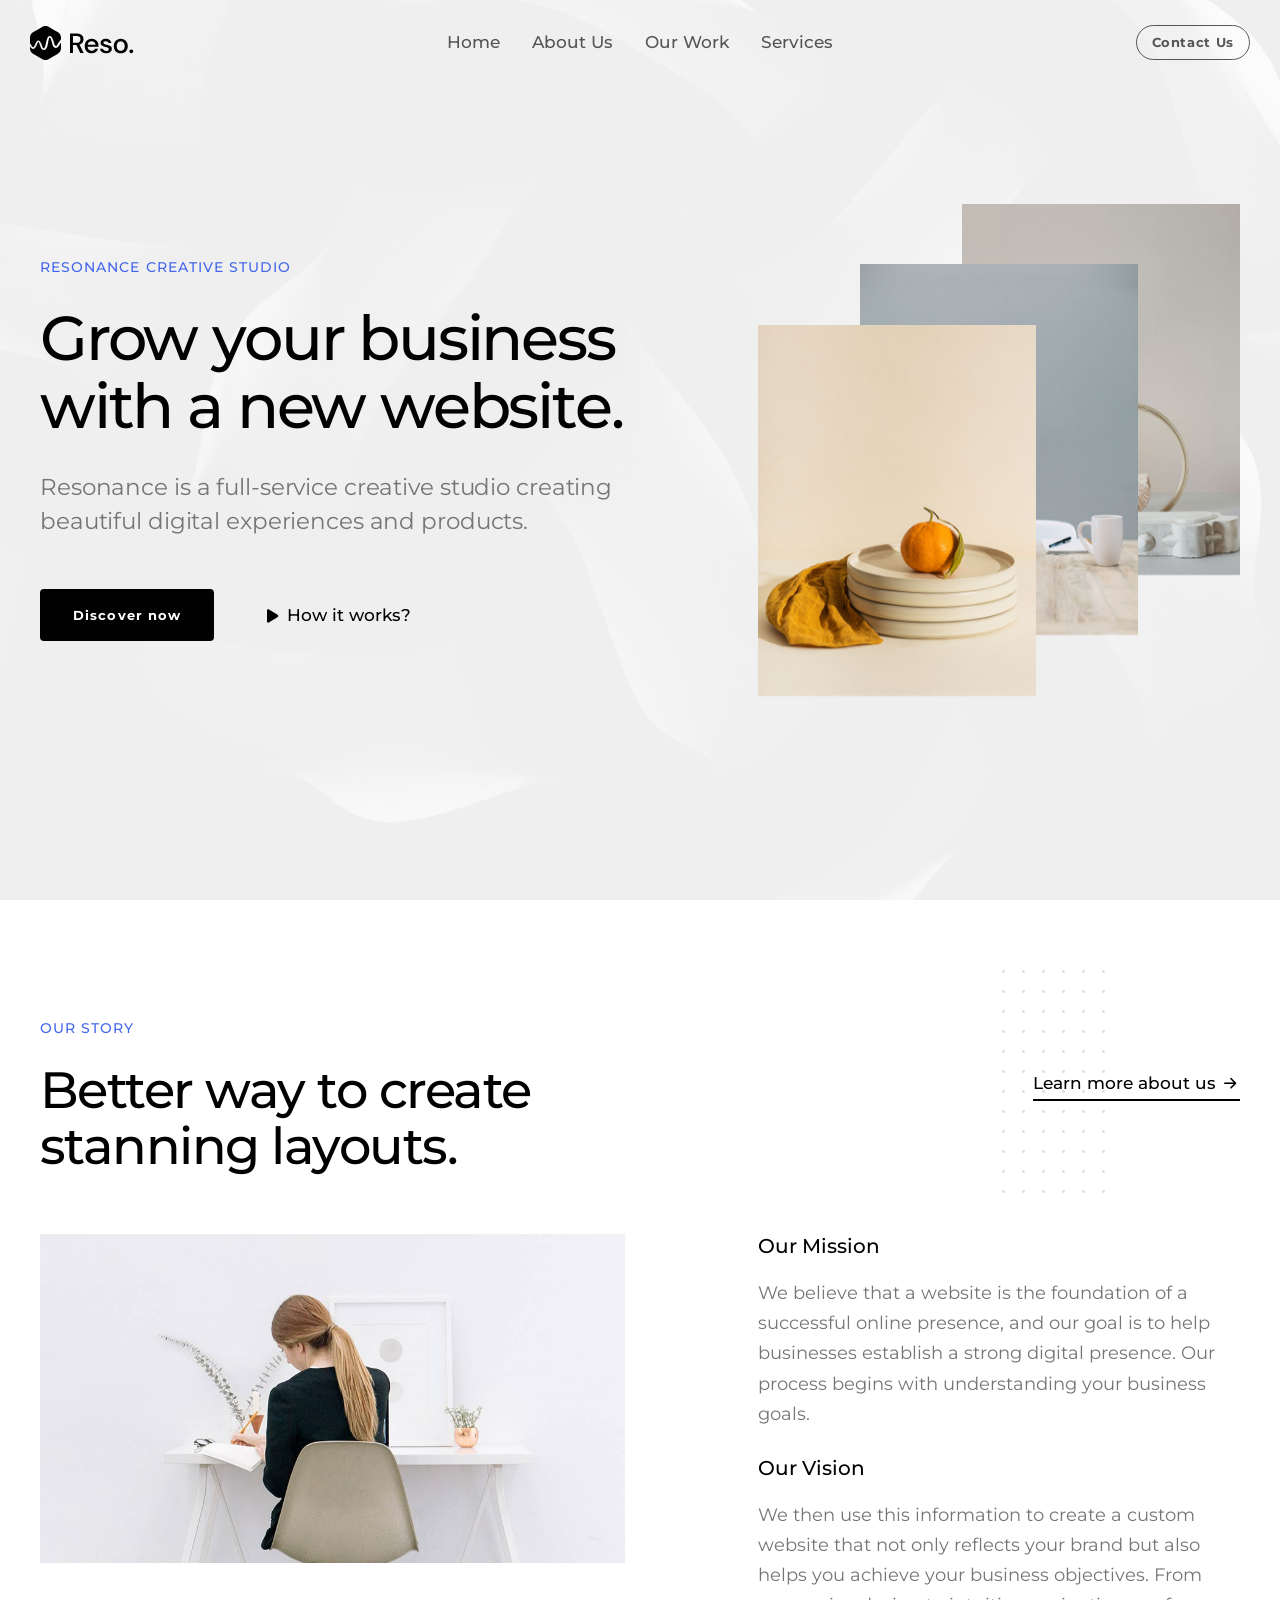
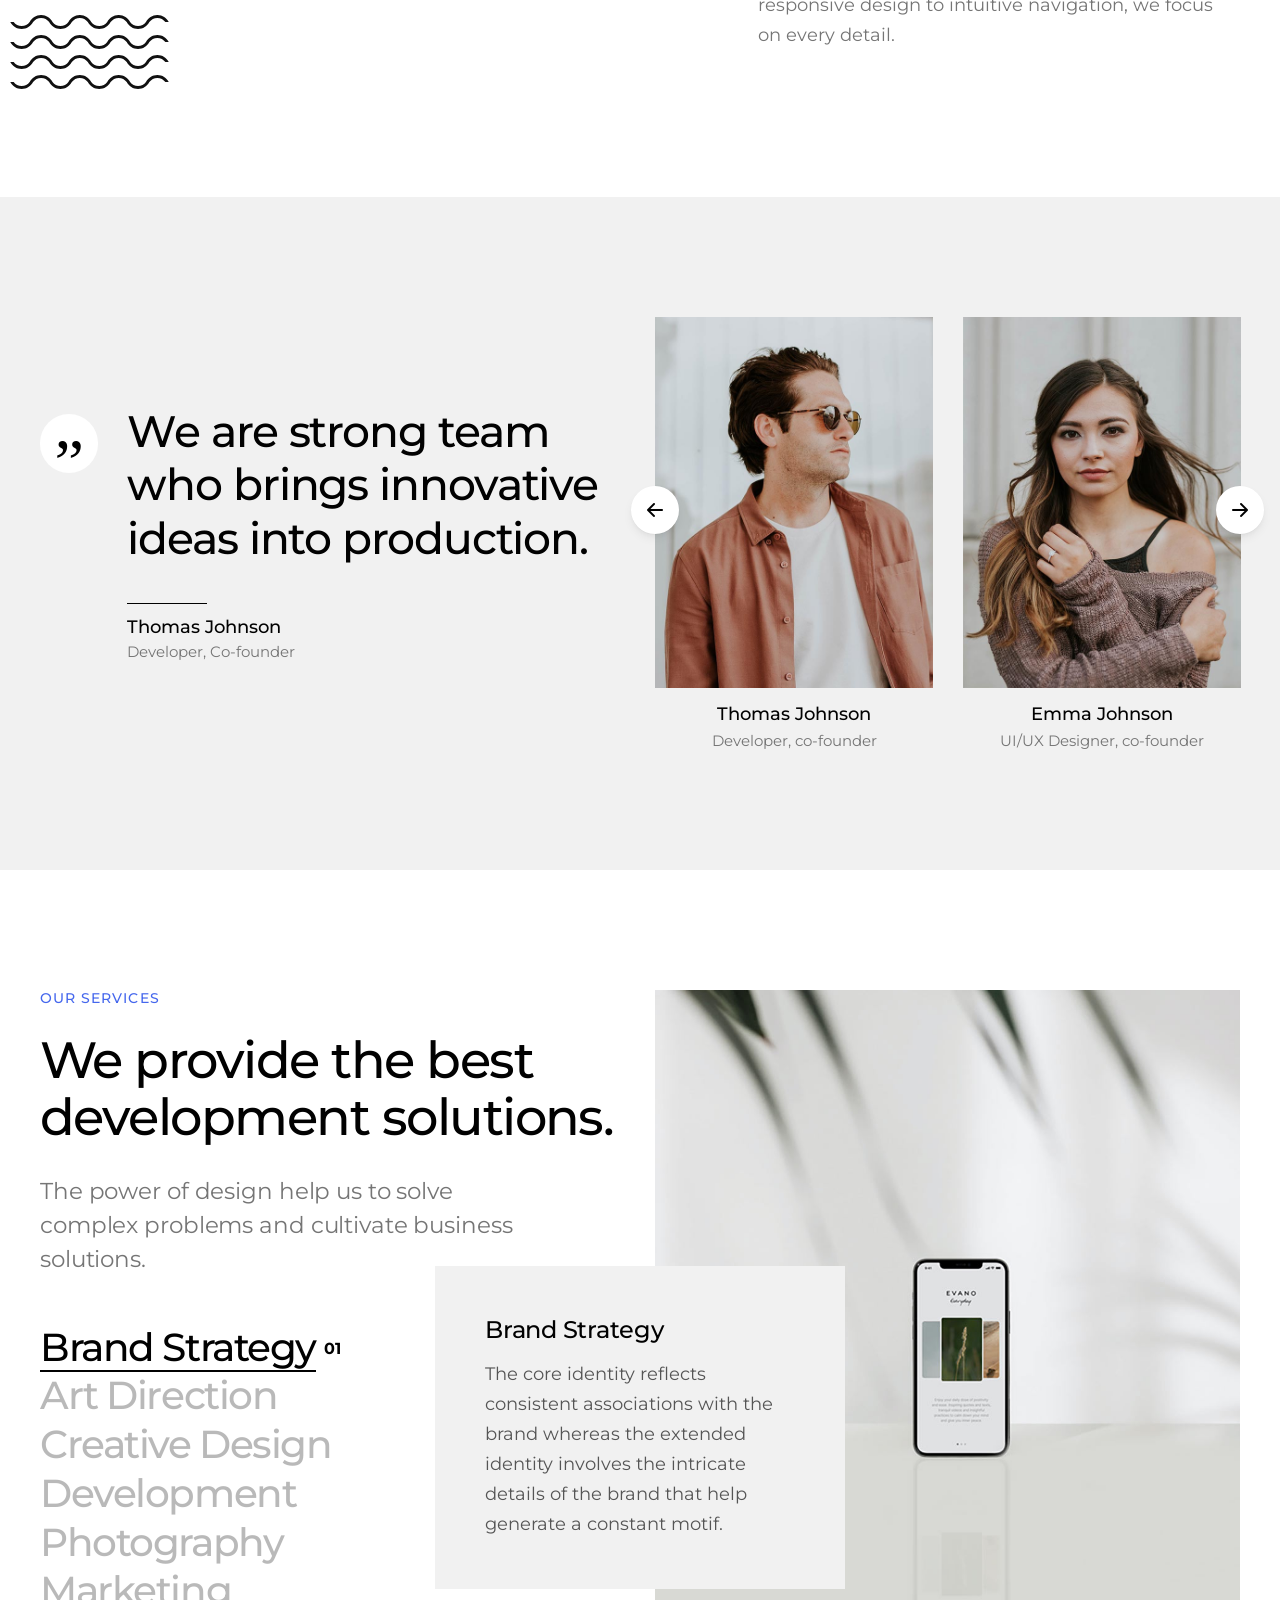
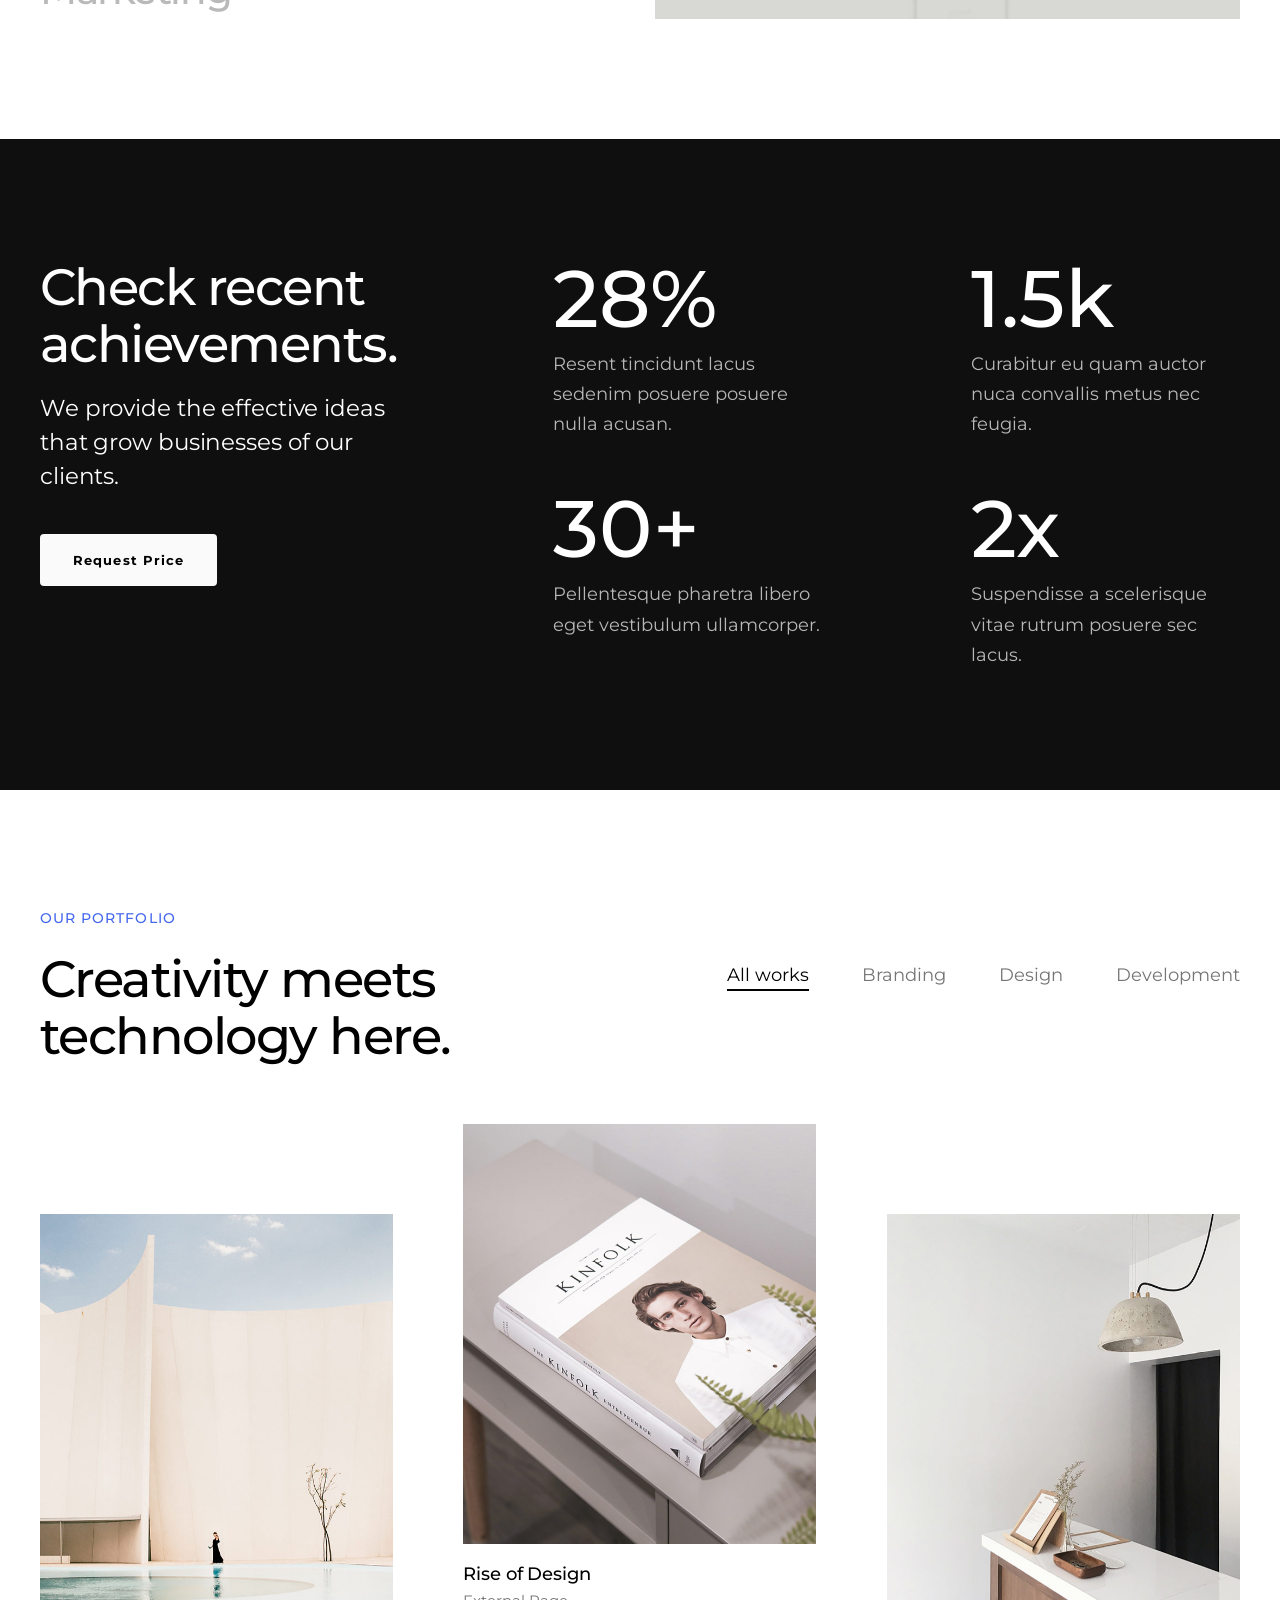
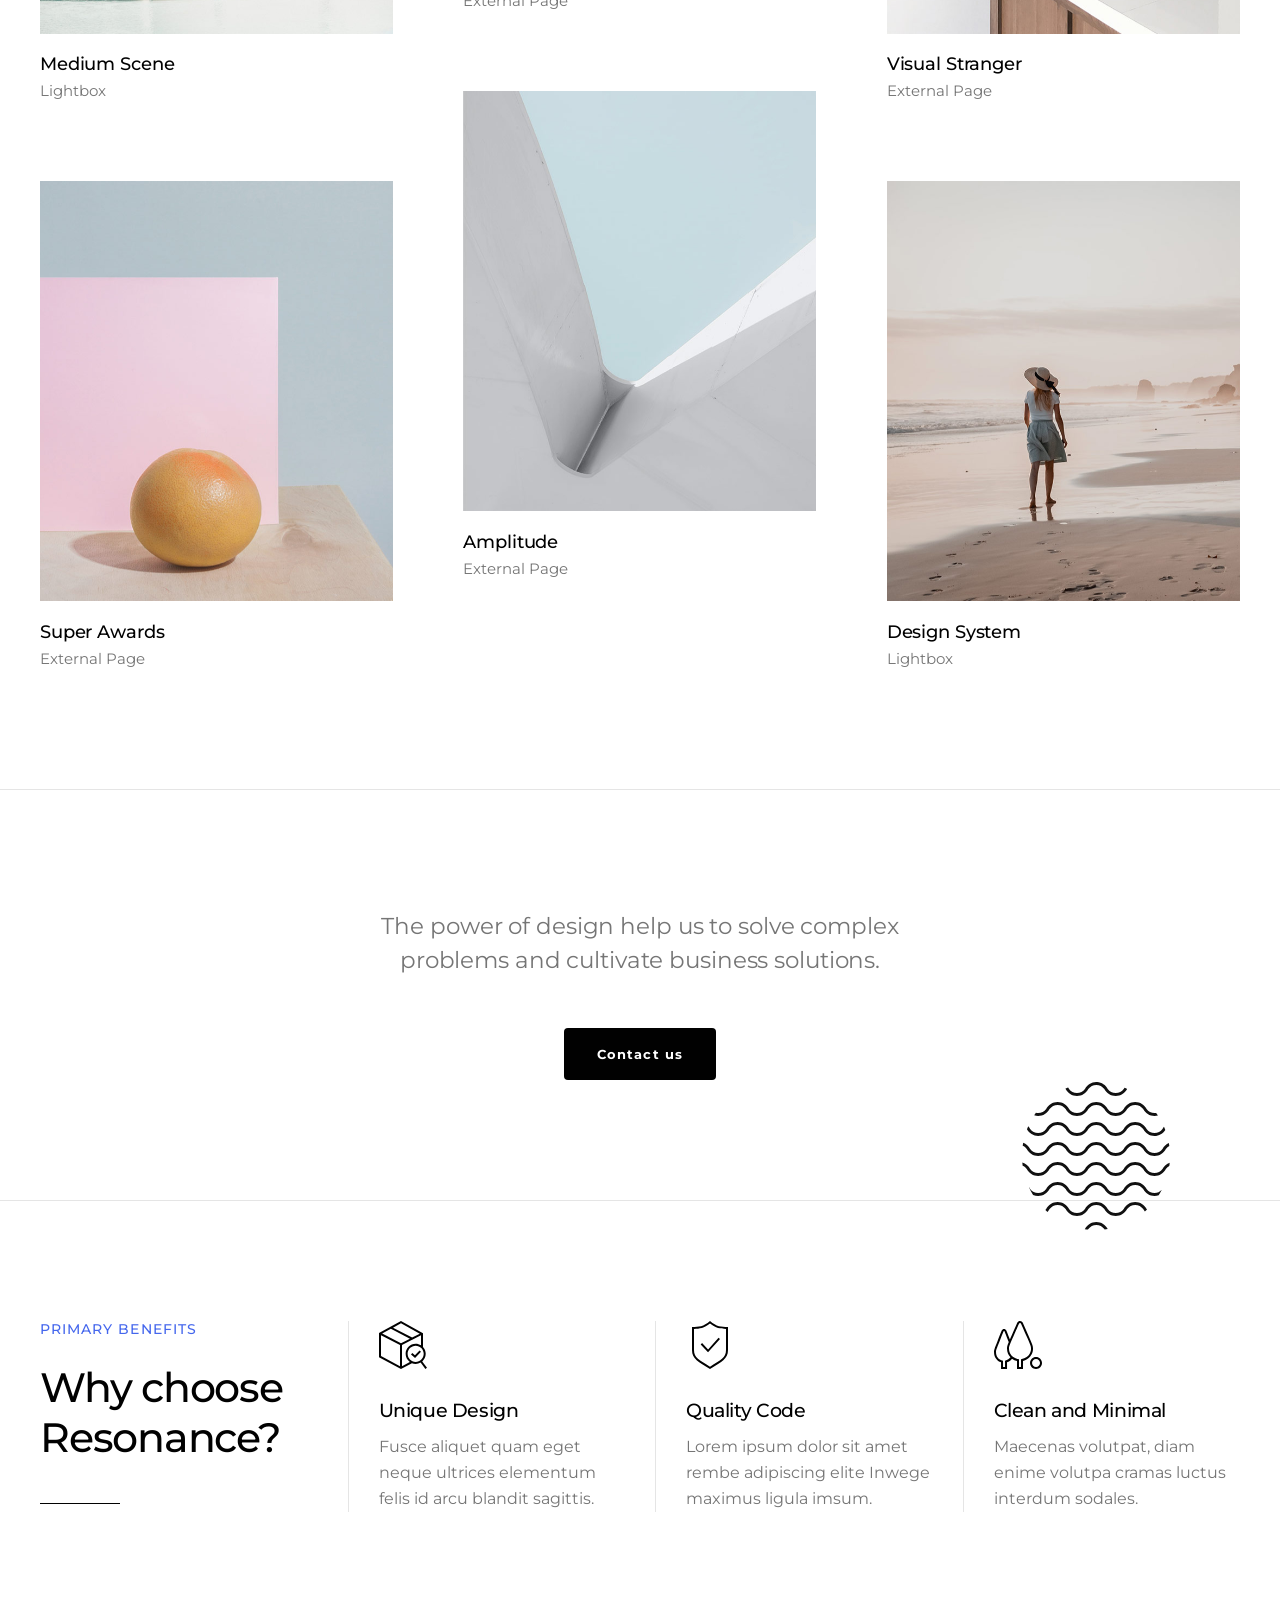
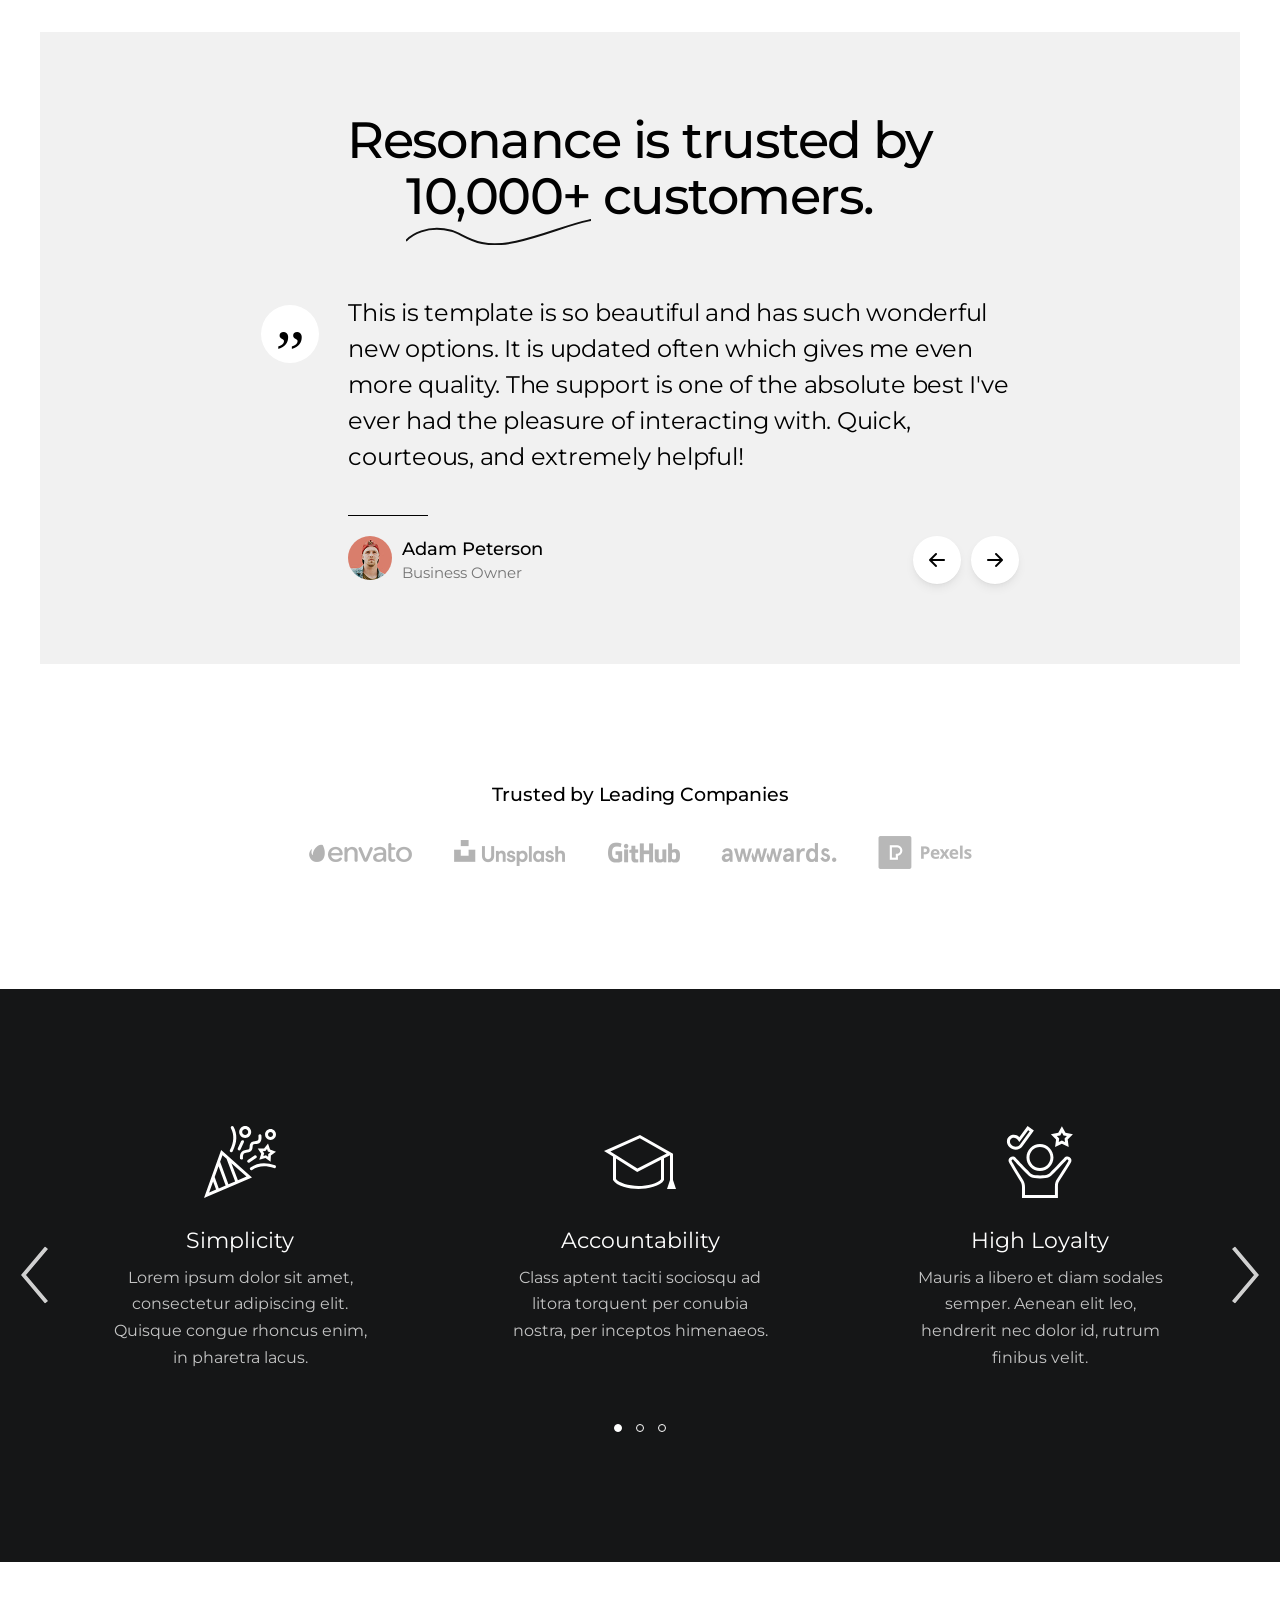
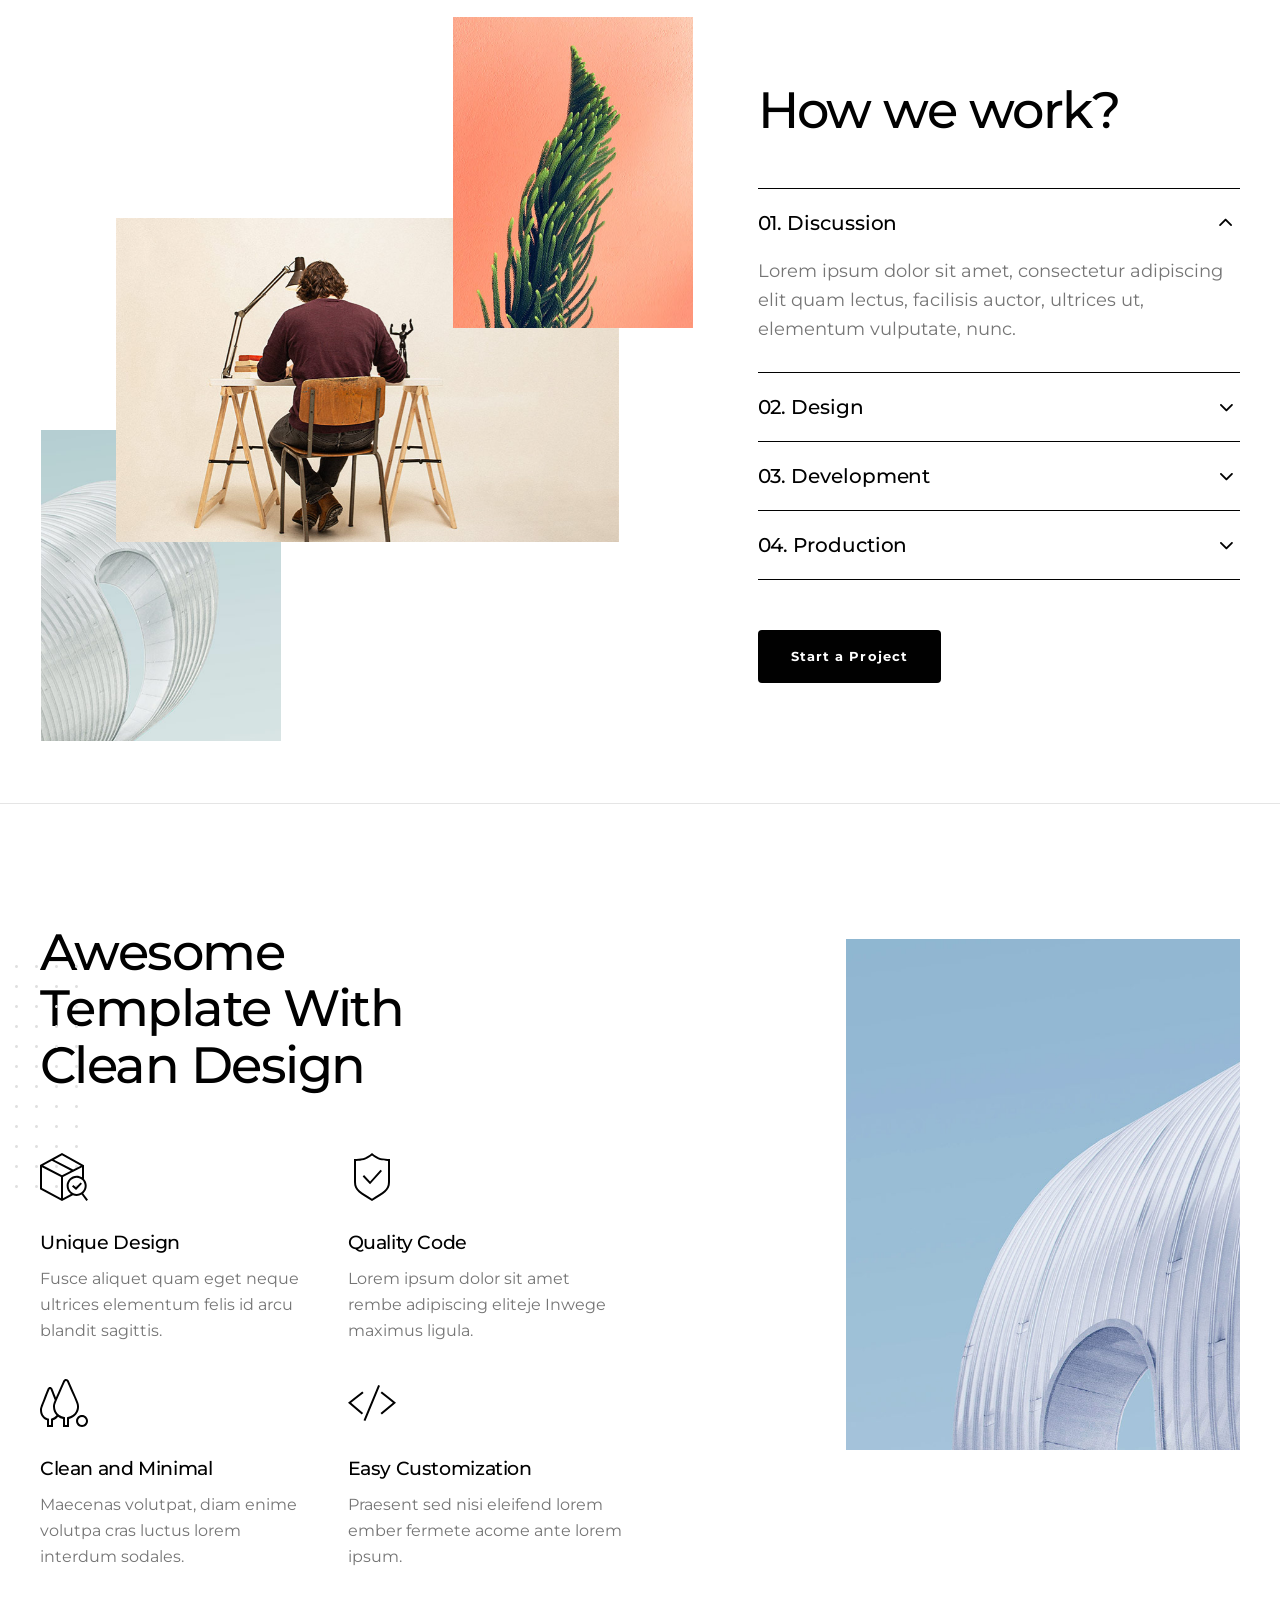
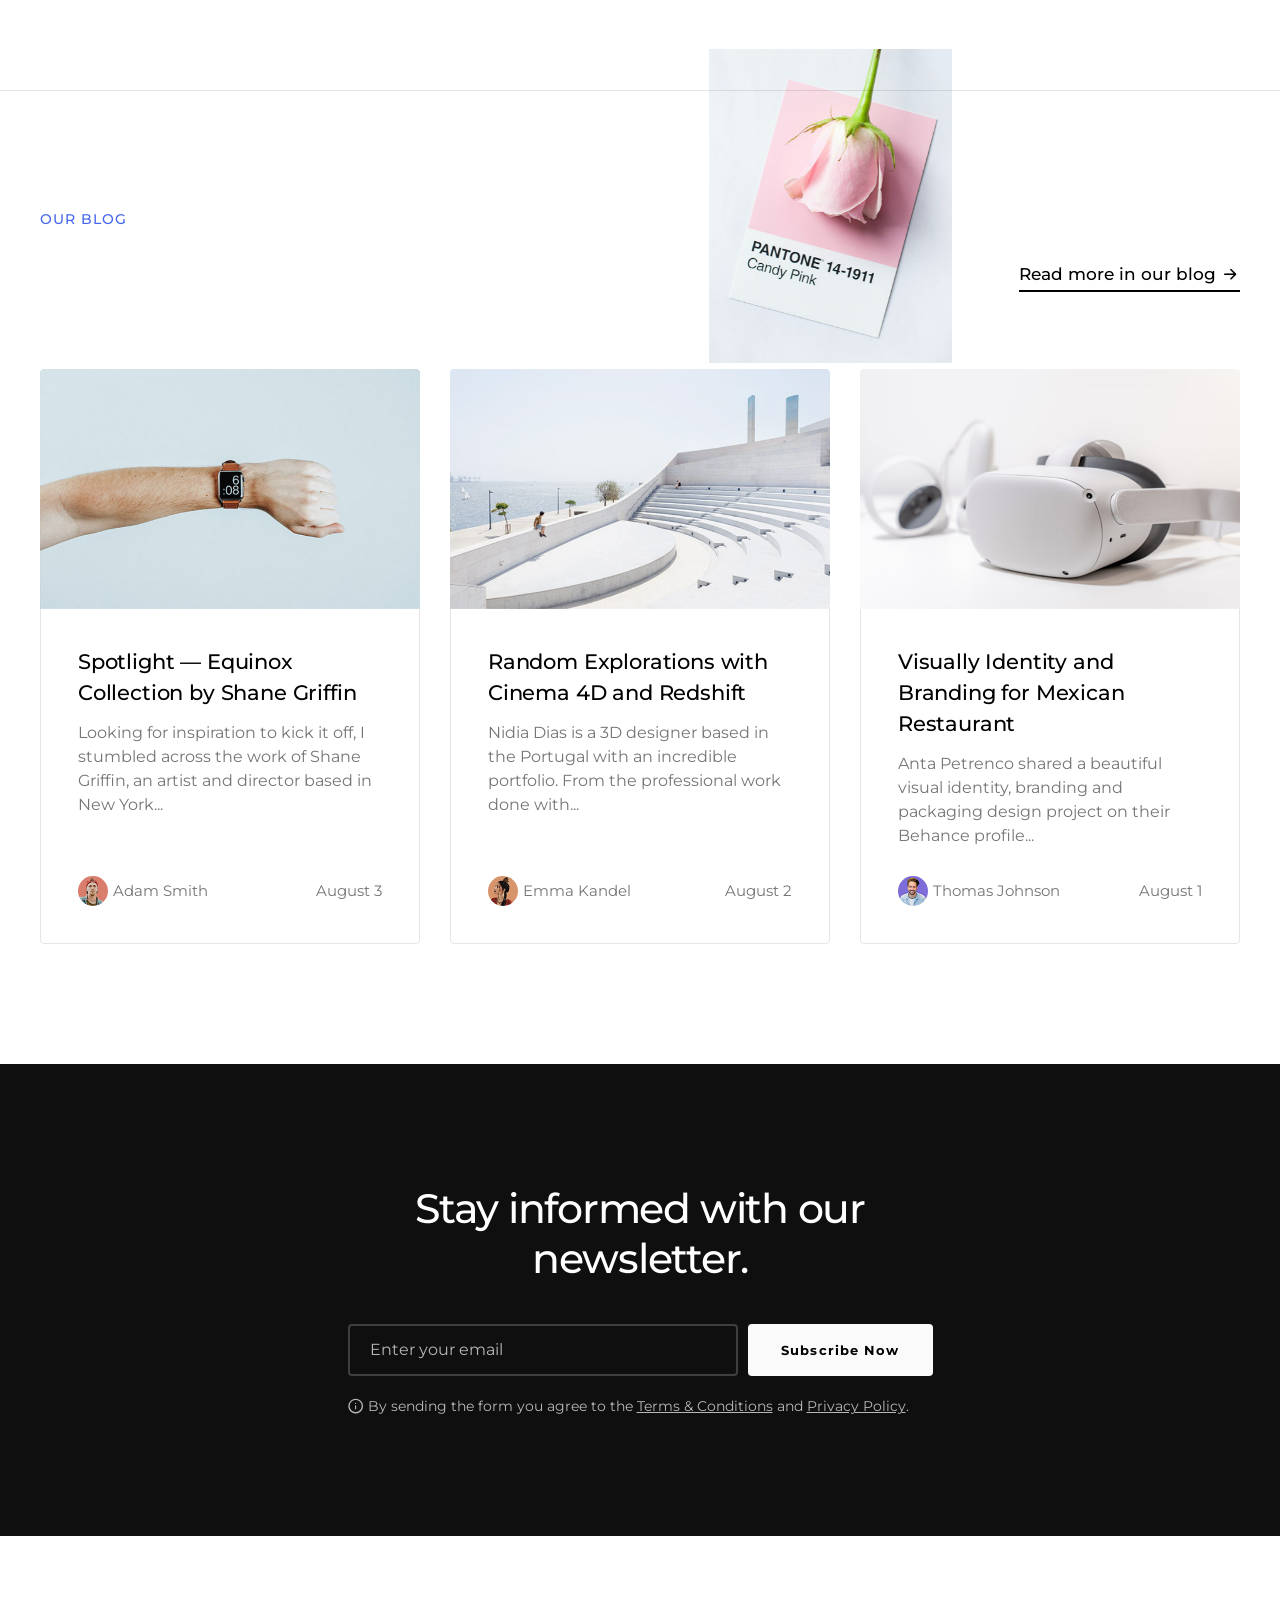
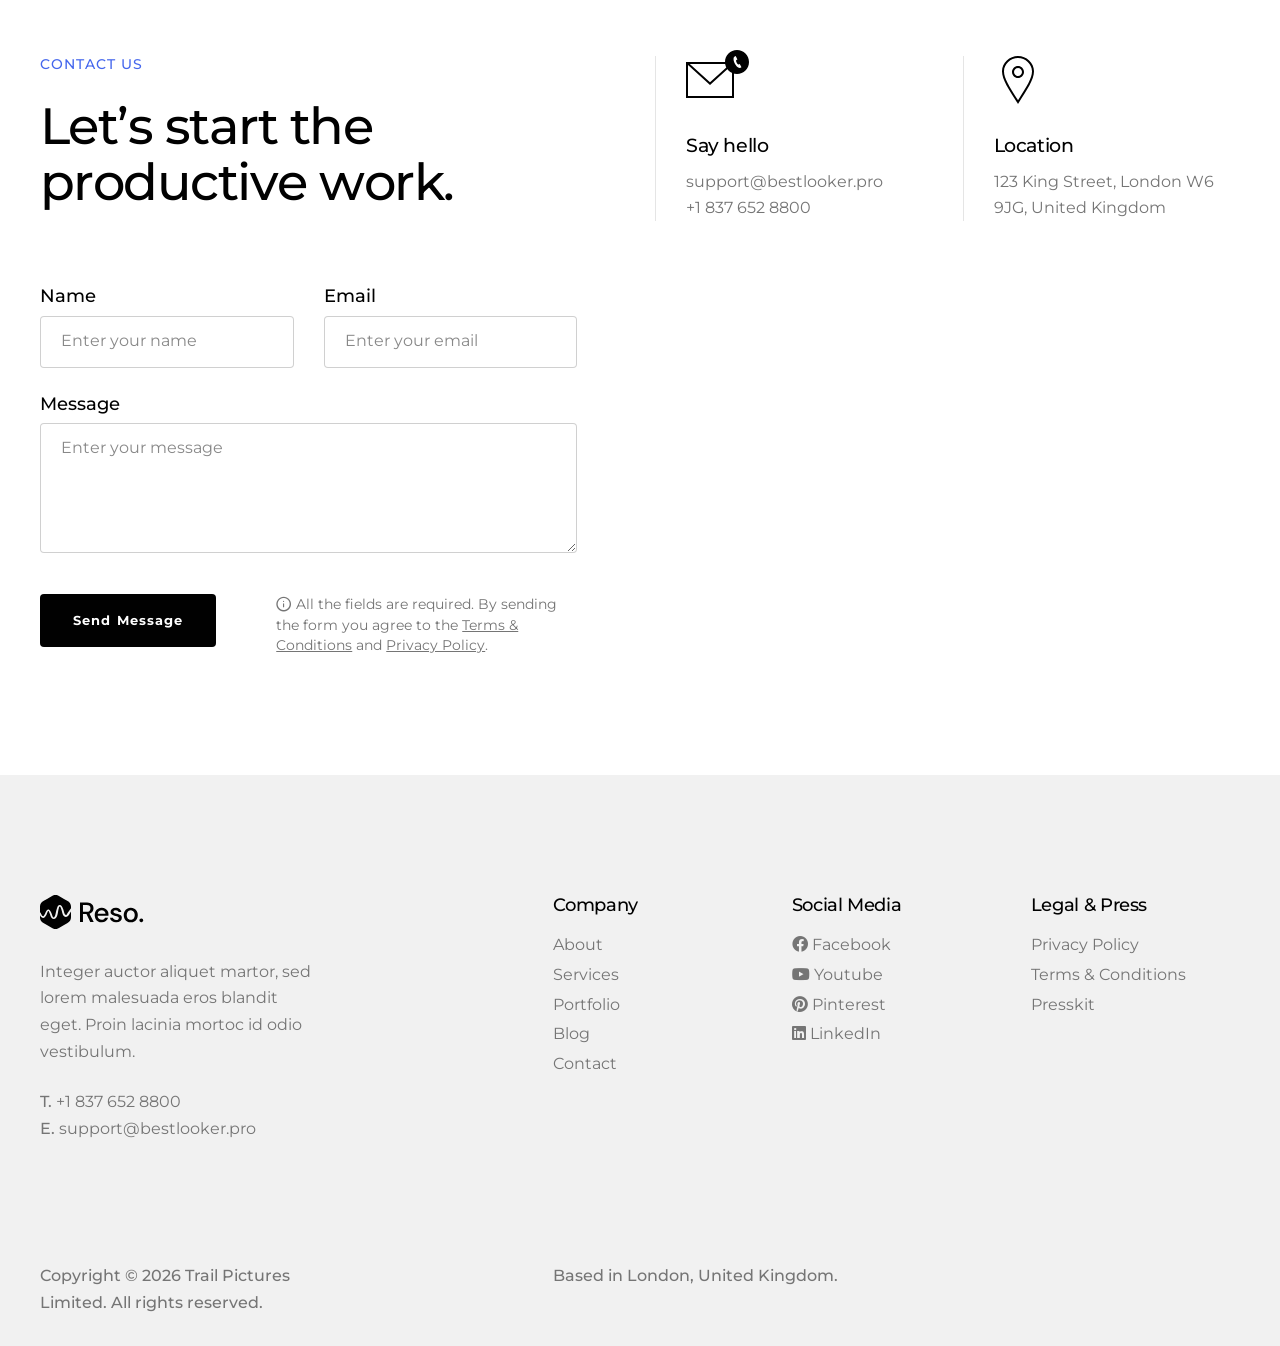
<file: index.html>
<!DOCTYPE html>
<!-- Change the value of lang="en" attribute if your website's language is not English.
You can find the code of your language here - https://www.w3schools.com/tags/ref_language_codes.asp -->
<html lang="en">
    <head>
        
        <title>Test &mdash; One & Multi Page Creative Template</title>
        <meta name="description" content="Resonance &mdash; One & Multi Page Creative Template">  
        <meta charset="utf-8">
        <meta name="author" content="https://themeforest.net/user/bestlooker/portfolio">
        <meta name="viewport" content="width=device-width, initial-scale=1.0" />
        
        <!-- Favicon -->
        <link rel="icon" href="images/favicon.png" type="image/png" sizes="any">
        <link rel="icon" href="images/favicon.svg" type="image/svg+xml">         

        <!-- CSS -->
        <link rel="stylesheet" href="css/bootstrap.min.css">
        <link rel="stylesheet" href="css/style.css">
        <link rel="stylesheet" href="css/style-responsive.css">
        <link rel="stylesheet" href="css/vertical-rhythm.min.css">
        <link rel="stylesheet" href="css/magnific-popup.css">
        <link rel="stylesheet" href="css/owl.carousel.css">
        <link rel="stylesheet" href="css/splitting.css">
        <link rel="stylesheet" href="css/YTPlayer.css">
        <link rel="stylesheet" href="css/demo-main/demo-main.css">
        
        <!-- Google Fonts -->
        <link rel="preconnect" href="https://fonts.googleapis.com">
        <link rel="preconnect" href="https://fonts.gstatic.com" crossorigin>
        <link href="https://fonts.googleapis.com/css2?family=Montserrat:ital,wght@0,100..900;1,100..900&display=swap" rel="stylesheet"> 

    </head>
    <body class="appear-animate">
        
       

     
        
        <!-- Page Wrap -->
        <div class="page" id="top">
            
            <!-- Navigation Panel -->
            <nav class="main-nav transparent stick-fixed ">
                <div class="main-nav-sub full-wrapper">
                    
                    <!-- Logo  (* Add your text or image to the link tag. Use SVG or PNG image format. 
                    If you use a PNG logo image, the image resolution must be equal 200% of the visible logo
                    image size for support of retina screens. See details in the template documentation. *) -->
                    <div class="nav-logo-wrap local-scroll">
                        <a href="index.html" class="logo">
                            <img src="images/logo-dark.svg" alt="Your Company Logo" width="105" height="34" />
                        </a>
                    </div>
                    
                    <!-- Mobile Menu Button -->
                    <div class="mobile-nav" role="button" tabindex="0">
                        <i class="mobile-nav-icon"></i>
                        <span class="visually-hidden">Menu</span>
                    </div>
                    
                    <!-- Main Menu -->
                    <div class="inner-nav desktop-nav">
                        <ul class="clearlist local-scroll">
                            
                          
                            <li><a href="index.html">Home</a></li>
                            <li><a href="about.html">About Us</a></li>
                            <li><a href="portfolio.html">Our Work</a></li>
                            <li><a href="services.html">Services</a></li>
                             
                        </ul>
                        
                        <ul class="items-end clearlist">
                            
							
                             
                                                      
                            <li><a href="contact.html"><span class="btn btn-mod btn-border btn-small btn-circle">Contact Us</span></a></li>
                            
                        </ul>                        
                        
                    </div>
                    <!-- End Main Menu -->
                    
                </div>
            </nav>
            <!-- End Navigation Panel -->
            
            <main id="main">
            
                <!-- Home Section -->
                <section class="home-section bg-gray-light-1 bg-light-alpha-90 parallax-5 parallax-mousemove-scene" style="background-image: url(images/full-width-images/section-bg-1.jpg)" id="home">
                    <div class="container min-height-100vh d-flex align-items-center pt-100 pb-100 pt-sm-120 pb-sm-120">
                        
                        <!-- Home Section Content -->
                        <div class="home-content text-start">
                            <div class="row">
                                
                                <!-- Home Section Text -->
                                <div class="col-md-6 d-flex align-items-center mb-sm-60">
                                    <div>
                                        
                                        <h2 class="section-caption mb-30 mb-xs-10 " >
                                            Resonance Creative Studio
                                        </h2>
                                        
                                        <h1 class="hs-title-1 mb-30">
                                            <span>Grow your business with a new website.</span>
                                        </h1>
                                        
                                        <p class="section-descr mb-50 ">
                                            Resonance is a full-service creative studio creating beautiful digital experiences and products.
                                        </p>
                                        
                                        <div class="local-scroll mt-n10  wch-unset" >
                                            <a href="main-pages-contact-1.html" class="btn btn-mod btn-large btn-round btn-hover-anim align-middle me-2 me-sm-5 mt-10"><span>Discover now</span></a>
                                            <a href="https://www.youtube.com/watch?v=jTea_8Fk5Ns" class="link-hover-anim align-middle lightbox mfp-iframe mt-10" data-link-animate="y"><i class="icon-play size-13 me-1"></i> How it works?</a>
                                        </div>
                                        
                                    </div>
                                </div>
                                <!-- End Home Section Text -->
                                
                                <!-- Stack Images -->
                                <div class="col-md-5 offset-md-1 d-flex align-items-center">
                                    <div class="stack-images">
                                        
                                        <div class="stack-images-1 parallax-mousemove" data-offset="30">
                                            <div>
                                                <img src="images/stack-image-1.jpg" alt="Image Description" />
                                            </div>
                                        </div>
                                        
                                        <div class="stack-images-2 parallax-mousemove" data-offset="60">
                                            <div>
                                                <img src="images/stack-image-2.jpg" alt="Image Description" />
                                            </div>
                                        </div>
                                        
                                        <div class="stack-images-3 parallax-mousemove" data-offset="90">
                                            <div>
                                                <img src="images/stack-image-3.jpg" alt="Image Description" width="600" />
                                            </div>
                                        </div>
                                        
                                    </div>
                                </div>
                                <!-- End Stack Images -->
                                
                            </div>                            
                        </div>
                        <!-- End Home Section Content -->
                        
                       
                        
                    </div>
                </section>
                <!-- End Home Section -->
                
                
                <!-- About Section -->
                <section class="page-section" id="about">
                    <div class="container position-relative">
                    
                        <div class="row mb-60 mb-xs-30">
                            
                            <div class="col-md-6">
                                <h2 class="section-caption mb-xs-10">Our Story</h2>
                                <h3 class="section-title mb-0"><span>Better way to create stanning layouts.</span></h3>
                            </div>
                            
                            <div class="col-md-5 offset-md-1 relative text-start text-md-end pt-40 pt-sm-20 local-scroll">
                                
                                <!-- Decorative Dots -->
                                <div class="decoration-2 d-none d-md-block" >
                                    <img src="images/decoration-2.svg" alt="" />
                                </div>
                                <!-- End Decorative Dots -->
                                
                                <a href="main-pages-about-1.html" class="link-hover-anim underline align-middle" data-link-animate="y">Learn more about us <i class="mi-arrow-right size-18"></i></a>
                                
                            </div>
                            
                        </div>
                        
                        <div class="row " >
                            
                            <div class="col-lg-6 mb-md-60">
                                <div class="position-relative">
                                    
                                    <!-- Image -->
                                    <div class="position-relative overflow-hidden">
                                        <img src="images/about-image.jpg" class="image-fullwidth relative" alt="Image Description" />
                                    </div>
                                    <!-- End Image -->
                                    
                                    <!-- Decorative Waves -->
                                    <div class="decoration-1 d-none d-sm-block" data-rellax-y data-rellax-speed="1" data-rellax-percentage="0.1">
                                        <img src="images/decoration-1.svg" alt="" />
                                    </div>
                                    <!-- End Decorative Waves -->
                                    
                                </div>
                            </div>
                            
                            <div class="col-lg-6 col-xl-5 offset-xl-1">
                                
                                <h4 class="h5">Our Mission</h4>
                                
                                <p class="text-gray">
                                    We believe that a website is the foundation of a successful online presence, and our goal is to help businesses establish a&nbsp;strong digital presence. Our process begins with understanding your business goals.
                                </p>
                                
                                <h4 class="h5">Our Vision</h4>
                                
                                <p class="text-gray">
                                    We then use this information to create a custom website that not only reflects your brand but also helps you achieve your business objectives. From responsive design to intuitive navigation, we focus on every detail.
                                </p>
                                
                            </div>
                            
                        </div>
                    
                    </div>
                </section>
                <!-- End About Section -->
                
                
                <!-- Team Section -->
                <section class="page-section bg-gray-light-1" id="team">
                    <div class="container position-relative">
                        
                        <div class="row">
                            
                            <!-- Quote -->
                            <div class="col-md-6 mb-sm-60 mb-xs-40 d-flex align-items-center">
                                <blockquote class="testimonial mb-0 ">
                                    <div class="blockquote-icon" aria-hidden="true">”</div>
                                    <p>
                                        We are strong team who brings innovative ideas into production.
                                    </p>
                                    <footer>
                                        <div class="section-line mb-10"></div>
                                        Thomas Johnson
                                        <div class="small">Developer, Co-founder</div>
                                    </footer>
                                </blockquote>
                            </div>
                            <!-- End Quote -->
                            
                            <!-- Team Carousel -->
                            <div class="col-md-6">
                                <div>
                                    <div class="team-carousel">
                                        
                                        <!-- Team item -->
                                        <div class="team-carousel-item">
                                            <div class="team-item">
                                                <div class="team-item-image">
                                                    
                                                    <img src="images/team/team-1.jpg" alt="Image Description" />
                                                    
                                                    <div class="team-item-detail">
                                                        <div class="team-social-links">
                                                            
                                                            <a href="#" target="_blank" rel="noopener nofollow">
                                                                <div class="visually-hidden">
                                                                    Facebook
                                                                </div>
                                                                <i class="fa-facebook-f"></i>
                                                            </a>
                                                            
                                                            <a href="#" target="_blank" rel="noopener nofollow">
                                                                <div class="visually-hidden">
                                                                    Twitter
                                                                </div>
                                                                <i class="fa-twitter"></i>
                                                            </a>
                                                            
                                                            <a href="#" target="_blank" rel="noopener nofollow">
                                                                <div class="visually-hidden">
                                                                    Pinterest
                                                                </div>
                                                                <i class="fa-pinterest-p"></i>
                                                            </a>
                                                            
                                                        </div>
                                                    </div>
                                                    
                                                </div>
                                                <div class="team-item-descr">
                                                    <div class="team-item-name">
                                                        Thomas Johnson
                                                    </div>
                                                    <div class="team-item-role">
                                                        Developer, co-founder
                                                    </div>
                                                </div>
                                            </div>                                        
                                        </div>
                                        <!-- End Team item -->
                                        
                                        <!-- Team item -->
                                        <div class="team-carousel-item">
                                            <div class="team-item">
                                                <div class="team-item-image">
                                                    
                                                    <img src="images/team/team-2.jpg" alt="Image Description" />
                                                    
                                                    <div class="team-item-detail">
                                                        <div class="team-social-links">
                                                            
                                                            <a href="#" target="_blank" rel="noopener nofollow">
                                                                <div class="visually-hidden">
                                                                    Facebook
                                                                </div>
                                                                <i class="fa-facebook-f"></i>
                                                            </a>
                                                            
                                                            <a href="#" target="_blank" rel="noopener nofollow">
                                                                <div class="visually-hidden">
                                                                    Twitter
                                                                </div>
                                                                <i class="fa-twitter"></i>
                                                            </a>
                                                            
                                                            <a href="#" target="_blank" rel="noopener nofollow">
                                                                <div class="visually-hidden">
                                                                    Pinterest
                                                                </div>
                                                                <i class="fa-pinterest-p"></i>
                                                            </a>
                                                            
                                                        </div>
                                                    </div>
                                                    
                                                </div>
                                                <div class="team-item-descr">
                                                    <div class="team-item-name">
                                                        Emma Johnson
                                                    </div>
                                                    <div class="team-item-role">
                                                        UI/UX Designer, co-founder
                                                    </div>
                                                </div>
                                            </div>                                        
                                        </div>
                                        <!-- End Team item -->
                                        
                                        <!-- Team item -->
                                        <div class="team-carousel-item">
                                            <div class="team-item">
                                                <div class="team-item-image">
                                                    
                                                    <img src="images/team/team-4.jpg" alt="Image Description" />
                                                    
                                                    <div class="team-item-detail">
                                                        <div class="team-social-links">
                                                            
                                                            <a href="#" target="_blank" rel="noopener nofollow">
                                                                <div class="visually-hidden">
                                                                    Facebook
                                                                </div>
                                                                <i class="fa-facebook-f"></i>
                                                            </a>
                                                            
                                                            <a href="#" target="_blank" rel="noopener nofollow">
                                                                <div class="visually-hidden">
                                                                    Twitter
                                                                </div>
                                                                <i class="fa-twitter"></i>
                                                            </a>
                                                            
                                                            <a href="#" target="_blank" rel="noopener nofollow">
                                                                <div class="visually-hidden">
                                                                    Pinterest
                                                                </div>
                                                                <i class="fa-pinterest-p"></i>
                                                            </a>
                                                            
                                                        </div>
                                                    </div>
                                                    
                                                </div>
                                                <div class="team-item-descr">
                                                    <div class="team-item-name">
                                                        Marta Laning
                                                    </div>
                                                    <div class="team-item-role">
                                                        Web developer
                                                    </div>
                                                </div>
                                            </div>                                        
                                        </div>
                                        <!-- End Team item -->
                                        
                                        <!-- Team item -->
                                        <div class="team-carousel-item">
                                            <div class="team-item">
                                                <div class="team-item-image">
                                                    
                                                    <img src="images/team/team-3.jpg" alt="Image Description" />
                                                    
                                                    <div class="team-item-detail">
                                                        <div class="team-social-links">
                                                            
                                                            <a href="#" target="_blank" rel="noopener nofollow">
                                                                <div class="visually-hidden">
                                                                    Facebook
                                                                </div>
                                                                <i class="fa-facebook-f"></i>
                                                            </a>
                                                            
                                                            <a href="#" target="_blank" rel="noopener nofollow">
                                                                <div class="visually-hidden">
                                                                    Twitter
                                                                </div>
                                                                <i class="fa-twitter"></i>
                                                            </a>
                                                            
                                                            <a href="#" target="_blank" rel="noopener nofollow">
                                                                <div class="visually-hidden">
                                                                    Pinterest
                                                                </div>
                                                                <i class="fa-pinterest-p"></i>
                                                            </a>
                                                            
                                                        </div>
                                                    </div>
                                                    
                                                </div>
                                                <div class="team-item-descr">
                                                    <div class="team-item-name">
                                                        Marta Laning
                                                    </div>
                                                    <div class="team-item-role">
                                                        Art director, designer
                                                    </div>
                                                </div>
                                            </div>                                        
                                        </div>
                                        <!-- End Team item -->
                                        
                                    </div>
                                </div>
                            </div>
                            <!-- End Team Carousel -->
                            
                        </div>
                        
                    </div>
                </section>
                <!-- Team Section -->
                
                
                <!-- Services Section -->
                <section class="page-section" id="services">
                    <div class="container position-relative">
                        
                        <div class="row">
                            
                            <div class="col-lg-6 mb-md-60 mb-sm-30">
                                
                                <h2 class="section-caption mb-xs-10">Our Services</h2>
                                <h3 class="section-title mb-30"><span>We provide the best development solutions.</span></h3>
                                
                                <div class="row">
                                    <div class="col-lg-10">
                                        <p class="section-descr mb-50 mb-sm-30">
                                            The power of design help us to solve complex problems and cultivate business solutions.
                                        </p>
                                    </div>
                                </div>
                                
                                <ul class="nav nav-tabs services-tabs" role="tablist">
                                    <li role="presentation">
                                        <a href="#services-item-1" class="active" aria-controls="services-item-1" role="tab" aria-selected="true" data-bs-toggle="tab">Brand Strategy <span class="number">01</span></a>
                                    </li>
                                    <li role="presentation">
                                        <a href="#services-item-2" aria-controls="services-item-2" role="tab" aria-selected="false" data-bs-toggle="tab">Art Direction <span class="number">02</span></a>
                                    </li>
                                    <li role="presentation">
                                        <a href="#services-item-3" aria-controls="services-item-3" role="tab" aria-selected="false" data-bs-toggle="tab">Creative Design <span class="number">03</span></a>
                                    </li>
                                    <li role="presentation">
                                        <a href="#services-item-4" aria-controls="services-item-4" role="tab" aria-selected="false" data-bs-toggle="tab">Development <span class="number">04</span></a>
                                    </li>
                                    <li role="presentation">
                                        <a href="#services-item-5" aria-controls="services-item-5" role="tab" aria-selected="false" data-bs-toggle="tab">Photography <span class="number">05</span></a>
                                    </li>
                                    <li role="presentation">
                                        <a href="#services-item-6" aria-controls="services-item-6" role="tab" aria-selected="false" data-bs-toggle="tab">Marketing <span class="number">06</span></a>
                                    </li>
                                </ul>                                
                                
                            </div>
                            
                            <div class="col-lg-6 d-flex">
                                
                                <div class="tab-content services-content">
                                    
                                    <!-- Tab Content -->
                                    <div class="tab-pane services-content-item show fade active" id="services-item-1" role="tabpanel">
                                        
                                        <div class="services-text">
                                            <div class="services-text-container">
                                                <h4 class="services-title">Brand Strategy</h4>
                                                <p class="text-gray mb-0">
                                                    The core identity reflects consistent  associations with the brand whereas the extended identity involves the intricate details of the brand that help generate a constant motif.
                                                </p>
                                            </div>
                                        </div>
                                        
                                        <img class="services-image" src="images/services/service-1.jpg" alt="Image Description" />
                                        
                                    </div>
                                    <!-- End Tab Content -->
                                    
                                    <!-- Tab Content -->
                                    <div class="tab-pane services-content-item fade" id="services-item-2" role="tabpanel">
                                        
                                        <div class="services-text">
                                            <div class="services-text-container">
                                                <h4 class="services-title">Art Direction</h4>
                                                <p class="text-gray mb-0">
                                                    The core identity reflects consistent  associations with the brand whereas the extended identity involves the intricate details of the brand that help generate a constant motif.
                                                </p>
                                            </div>
                                        </div>
                                        
                                        <img class="services-image" src="images/services/service-2.jpg" alt="Image Description" />
                                    
                                    </div> 
                                    <!-- End Tab Content -->
                                    
                                    <!-- Tab Content -->
                                    <div class="tab-pane services-content-item fade" id="services-item-3" role="tabpanel">
                                        
                                        <div class="services-text">
                                            <div class="services-text-container">
                                                <h4 class="services-title">Creative Design</h4>
                                                <p class="text-gray mb-0">
                                                    The core identity reflects consistent  associations with the brand whereas the extended identity involves the intricate details of the brand that help generate a constant motif.
                                                </p>
                                            </div>
                                        </div>
                                        
                                        <img class="services-image" src="images/services/service-3.jpg" alt="Image Description" />
                                    
                                    </div>
                                    <!-- End Tab Content -->
                                    
                                    <!-- Tab Content -->
                                    <div class="tab-pane services-content-item fade" id="services-item-4" role="tabpanel">
                                        
                                        <div class="services-text">
                                            <div class="services-text-container">
                                                <h4 class="services-title">Development</h4>
                                                <p class="text-gray mb-0">
                                                    The core identity reflects consistent  associations with the brand whereas the extended identity involves the intricate details of the brand that help generate a constant motif.
                                                </p>
                                            </div>
                                        </div>
                                        
                                        <img class="services-image" src="images/services/service-4.jpg" alt="Image Description" />
                                        
                                    </div>
                                    <!-- End Tab Content -->
                                    
                                    <!-- Tab Content -->
                                    <div class="tab-pane services-content-item fade" id="services-item-5" role="tabpanel">
                                        
                                        <div class="services-text">
                                            <div class="services-text-container">
                                                <h4 class="services-title">Photography</h4>
                                                <p class="text-gray mb-0">
                                                    The core identity reflects consistent  associations with the brand whereas the extended identity involves the intricate details of the brand that help generate a constant motif.
                                                </p>
                                            </div>
                                        </div>
                                        
                                        <img class="services-image" src="images/services/service-5.jpg" alt="Image Description" />
                                        
                                    </div>
                                    <!-- End Tab Content -->
                                    
                                    <!-- Tab Content -->
                                    <div class="tab-pane services-content-item fade" id="services-item-6" role="tabpanel">
                                        
                                        <div class="services-text">
                                            <div class="services-text-container">
                                                <h4 class="services-title">Marketing</h4>
                                                <p class="text-gray mb-0">
                                                    The core identity reflects consistent  associations with the brand whereas the extended identity involves the intricate details of the brand that help generate a constant motif.
                                                </p>
                                            </div>
                                        </div>
                                        
                                        <img class="services-image" src="images/services/service-6.jpg" alt="Image Description" />
                                    
                                    </div>
                                    <!-- End Tab Content -->
                                    
                                </div>
                                
                            </div>
                            
                        </div>
                    
                    </div>
                </section>
                <!-- End Services Section -->
                
                
                <!-- Achievements Section -->
                <section class="page-section bg-dark-1 bg-dark-alpha-90 parallax-5 light-content" style="background-image: url(images/full-width-images/section-bg-2.jpg)">
                    <div class="container position-relative">
                        
                        <div class="row">
                            
                            <div class="col-lg-4 mb-md-60 mb-xs-50">
                                
                                <h2 class="section-title mb-20 ">Check recent achievements.</h2>
                                
                                <p class="section-descr mb-40" >
                                    We provide the effective ideas that grow businesses of our clients.
                                </p>
                                
                                <div class="local-scroll">
                                    <a href="main-pages-contact-1.html" class="btn btn-mod btn-w btn-large btn-round btn-hover-anim"><span>Request Price</span></a>
                                </div>
                                
                            </div>
                            
                            <div class="col-lg-7 offset-lg-1">
                                
                                <!-- Numbers Grid -->
                                <div class="row mt-n50 mt-xs-n30">
                                    
                                    <!-- Number Item -->
                                    <div class="col-sm-6 col-lg-5 mt-50 mt-xs-30">
                                        <div class="number-title mb-10">
                                            28%
                                        </div>
                                        <div class="number-descr">
                                            Resent tincidunt lacus sedenim posuere posuere nulla acusan.
                                        </div>
                                    </div>
                                    <!-- End Number Item -->
                                    
                                    <!-- Number Item -->
                                    <div class="col-sm-6 col-lg-5 offset-lg-2 mt-50 mt-xs-30">
                                        <div class="number-title mb-10">
                                            1.5k
                                        </div>
                                        <div class="number-descr">
                                            Curabitur eu quam auctor nuca convallis metus nec feugia. 
                                        </div>
                                    </div>
                                    <!-- End Number Item -->
                                    
                                    <!-- Number Item -->
                                    <div class="col-sm-6 col-lg-5 mt-50 mt-xs-30">
                                        <div class="number-title mb-10">
                                            30+
                                        </div>
                                        <div class="number-descr">
                                            Pellentesque pharetra libero eget vestibulum ullamcorper.
                                        </div>
                                    </div>
                                    <!-- End Number Item -->
                                    
                                    <!-- Number Item -->
                                    <div class="col-sm-6 col-lg-5 offset-lg-2 mt-50 mt-xs-30">
                                        <div class="number-title mb-10">
                                            2x
                                        </div>
                                        <div class="number-descr">
                                            Suspendisse a scelerisque vitae rutrum posuere sec lacus.
                                        </div>
                                    </div>
                                    <!-- End Number Item -->
                                
                                </div>
                                <!-- End Numbers Grid -->
                                
                            </div>
                            
                        </div>
                        
                    </div>
                </section>
                <!-- End Achievements Section -->
                
                
                <!-- Portfolio Section -->
                <section class="page-section" id="portfolio">
                    <div class="container">
                        
                        <div class="row mb-60 mb-md-40">
                            
                            <div class="col-lg-5"> 
                                                           
                                <h2 class="section-caption mb-xs-10">Our Portfolio</h2>
                                
                                <h3 class="section-title mb-0"><span>Creativity meets technology here.</span></h3>                                
                            
                            </div>                            
                            
                            <div class="col-lg-7">
                                
                                <!-- Works Filter -->                    
                                <div class="works-filter text-md-left text-lg-end mt-50 mt-md-30">
                                    <a href="#" class="filter active" role="button" aria-pressed="true" data-filter="*">All works</a>
                                    <a href="#branding" class="filter" role="button" aria-pressed="false" data-filter=".branding">Branding</a>
                                    <a href="#design" class="filter" role="button" aria-pressed="false" data-filter=".design">Design</a>
                                    <a href="#development" class="filter" role="button" aria-pressed="false" data-filter=".development">Development</a>
                                </div>
                                <!-- End Works Filter -->   
                                                             
                            </div>
                            
                        </div>                       
                        
                        <!-- Works Grid -->
                        <ul class="works-grid work-grid-3 work-grid-gut-lg masonry" id="work-grid">
                            
                            <!-- Work Item (Lightbox) -->
                            <li class="work-item mt-90 mt-md-0 mix development">
                                <a href="images/portfolio/masonry/full-project-1.jpg" class="work-lightbox-link mfp-image">
                                    <div class="work-img">
                                        <div class="work-img-bg"></div>
                                        <img src="images/portfolio/masonry/projects-1.jpg" alt="Work Description"/>
                                    </div>
                                    <div class="work-intro text-start">
                                        <h3 class="work-title">Medium Scene</h3>
                                        <div class="work-descr">
                                            Lightbox 
                                        </div>
                                    </div>
                                </a>
                            </li>
                            <!-- End Work Item -->
                            
                            <!-- Work Item (External Page) -->
                            <li class="work-item mix branding design">
                                <a href="main-portfolio-single-1.html" class="work-ext-link">
                                    <div class="work-img">
                                        <div class="work-img-bg"></div>
                                        <img src="images/portfolio/masonry/projects-2.jpg" alt="Work Description" />
                                    </div>
                                    <div class="work-intro text-start">
                                        <h3 class="work-title">Rise of Design</h3>
                                        <div class="work-descr">
                                            External Page
                                        </div>
                                    </div>
                                </a>
                            </li>
                            <!-- End Work Item -->
                            
                            <!-- Work Item (External Page) -->
                            <li class="work-item mt-90 mt-md-0 mix branding">
                                <a href="main-portfolio-single-1.html" class="work-ext-link">
                                    <div class="work-img">
                                        <div class="work-img-bg"></div>
                                        <img src="images/portfolio/masonry/projects-3.jpg" alt="Work Description"/>
                                    </div>
                                    <div class="work-intro text-start">
                                        <h3 class="work-title">Visual Stranger</h3>
                                        <div class="work-descr">
                                            External Page
                                        </div>
                                    </div>
                                </a>
                            </li>
                            <!-- End Work Item -->
                            
                            <!-- Work Item (External Page) -->
                            <li class="work-item mix design development">
                                <a href="main-portfolio-single-1.html" class="work-ext-link">
                                    <div class="work-img">
                                        <div class="work-img-bg "></div>
                                        <img src="images/portfolio/masonry/projects-4.jpg" alt="Work Description" />
                                    </div>
                                    <div class="work-intro text-start">
                                        <h3 class="work-title">Amplitude</h3>
                                        <div class="work-descr">
                                            External Page
                                        </div>
                                    </div>
                                </a>
                            </li>
                            <!-- End Work Item -->
                            
                            <!-- Work Item (External Page) -->
                            <li class="work-item mix design">
                                <a href="main-portfolio-single-1.html" class="work-ext-link">
                                    <div class="work-img">
                                        <div class="work-img-bg"></div>
                                        <img src="images/portfolio/masonry/projects-5.jpg" alt="Work Description"/>
                                    </div>
                                    <div class="work-intro text-start">
                                        <h3 class="work-title">Super Awards</h3>
                                        <div class="work-descr">
                                            External Page
                                        </div>
                                    </div>
                                </a>
                            </li>
                            <!-- End Work Item -->
                            
                            <!-- Work Item (Lightbox) -->
                            <li class="work-item mix design branding">
                                <a href="images/portfolio/masonry/full-project-6.jpg" class="work-lightbox-link mfp-image">
                                    <div class="work-img">
                                        <div class="work-img-bg"></div>
                                        <img src="images/portfolio/masonry/projects-6.jpg" alt="Work Description" />
                                    </div>
                                    <div class="work-intro text-start">
                                        <h3 class="work-title">Design System</h3>
                                        <div class="work-descr">
                                            Lightbox
                                        </div>
                                    </div>
                                </a>
                            </li>
                            <!-- End Work Item -->
                            
                        </ul>
                        <!-- End Works Grid -->
                        
                    </div>
                </section>
                <!-- End Portfolio Section -->
                
                
                <!-- Divider -->
                <hr class="mt-0 mb-0"/>
                <!-- End Divider -->
                
                
                <!-- Call Action Section -->
                <section class="page-section">
                    <div class="container position-relative">
                        
                        <!-- Decorative Waves -->
                        <div class="decoration-3 d-none d-sm-block">
                            <img src="images/decoration-3.svg" alt="" />
                        </div>
                        <!-- End Decorative Waves -->
                        
                        <div class="row text-center ">
                            <div class="col-md-8 offset-md-2 col-lg-6 offset-lg-3">
                                <p class="section-descr mb-50 mb-sm-30">
                                    The power of design help us to solve complex problems and cultivate business solutions.
                                </p>
                                <div class="local-scroll">
                                    <a href="main-pages-contact-1.html" class="btn btn-mod btn-large btn-round btn-hover-anim"><span>Contact us</span></a>
                                </div>
                            </div>                             
                        </div>
                        
                    </div>
                </section>
                <!-- End Call Action Section -->
                
                
                <!-- Divider -->
                <hr class="mt-0 mb-0"/>
                <!-- End Divider -->
                
                
                <!-- Benefits Section -->
                <section class="page-section">
                    <div class="container position-relative">
                        
                        <!-- Grid -->
                        <div class="row">
                            
                            <!-- Text -->
                            <div class="col-md-12 col-lg-3 mb-md-50">
                                
                                <h2 class="section-caption mb-xs-10">Primary Benefits</h2>
                                    
                                <h3 class="section-title-small mb-40">Why choose Resonance?</h3>
                                
                                <div class="section-line"></div>
                                
                            </div>
                            <!-- End Text -->
                            
                            <!-- Feature Item -->
                            <div class="col-md-4 col-lg-3 d-flex align-items-stretch mb-sm-30">
                                <div class="alt-features-item border-left mt-0">
                                    <div class="alt-features-icon">
                                        <svg width="24" height="24" viewBox="0 0 24 24" fill="currentColor" aria-hidden="true" focusable="false" xmlns="http://www.w3.org/2000/svg" fill-rule="evenodd" clip-rule="evenodd">
                                            <path d="M21.62 20.196c1.055-.922 1.737-2.262 1.737-3.772 0-1.321-.521-2.515-1.357-3.412v-6.946l-11.001-6.066-11 6v12.131l11 5.869 5.468-2.917c.578.231 1.205.367 1.865.367.903 0 1.739-.258 2.471-.676l2.394 3.226.803-.596-2.38-3.208zm-11.121 2.404l-9.5-5.069v-10.447l9.5 4.946v10.57zm1-.001v-10.567l5.067-2.608.029.015.021-.04 4.384-2.256v5.039c-.774-.488-1.686-.782-2.668-.782-2.773 0-5.024 2.252-5.024 5.024 0 1.686.838 3.171 2.113 4.083l-3.922 2.092zm6.833-2.149c-2.219 0-4.024-1.808-4.024-4.026s1.805-4.025 4.024-4.025c2.22 0 4.025 1.807 4.025 4.025 0 2.218-1.805 4.026-4.025 4.026zm-.364-3.333l-1.306-1.147-.66.751 2.029 1.782 2.966-3.12-.725-.689-2.304 2.423zm-16.371-10.85l4.349-2.372 9.534 4.964-4.479 2.305-9.404-4.897zm9.4-5.127l9.404 5.186-3.832 1.972-9.565-4.98 3.993-2.178z"/>
                                        </svg>
                                    </div>
                                    <h4 class="alt-features-title">Unique Design</h4>
                                    <div class="alt-features-descr">
                                        Fusce aliquet quam eget neque ultrices elementum felis id arcu blandit sagittis.
                                    </div>
                                </div>
                            </div>
                            <!-- End Feature Item -->
                            
                            <!-- Feature Item -->
                            <div class="col-md-4 col-lg-3 d-flex align-items-stretch mb-sm-30">
                                <div class="alt-features-item border-left mt-0">
                                    <div class="alt-features-icon">
                                        <svg width="24" height="24" viewBox="0 0 24 24" fill="currentColor" aria-hidden="true" focusable="false" xmlns="http://www.w3.org/2000/svg" fill-rule="evenodd" clip-rule="evenodd">
                                            <path d="M12 0c-3.371 2.866-5.484 3-9 3v11.535c0 4.603 3.203 5.804 9 9.465 5.797-3.661 9-4.862 9-9.465v-11.535c-3.516 0-5.629-.134-9-3zm0 1.292c2.942 2.31 5.12 2.655 8 2.701v10.542c0 3.891-2.638 4.943-8 8.284-5.375-3.35-8-4.414-8-8.284v-10.542c2.88-.046 5.058-.391 8-2.701zm5 7.739l-5.992 6.623-3.672-3.931.701-.683 3.008 3.184 5.227-5.878.728.685z"/>
                                        </svg>
                                    </div>
                                    <h4 class="alt-features-title">Quality Code</h4>
                                    <div class="alt-features-descr">
                                        Lorem ipsum dolor sit amet rembe adipiscing elite Inwege maximus ligula imsum. 
                                    </div>
                                </div>
                            </div>
                            <!-- End Feature Item -->
                            
                            <!-- Feature Item -->
                            <div class="col-md-4 col-lg-3 d-flex align-items-stretch">
                                <div class="alt-features-item border-left mt-0">
                                    <div class="alt-features-icon">
                                        <svg width="24" height="24" viewBox="0 0 24 24" fill="currentColor" aria-hidden="true" focusable="false" xmlns="http://www.w3.org/2000/svg" fill-rule="evenodd" clip-rule="evenodd">
                                            <path d="M6.514 24.015h-3v-3.39c-2.08-.638-3.5-2.652-3.5-5.04 0-1.19.202-1.693 1.774-5.603.521-1.294 1.195-2.97 2.068-5.179.204-.518.67-.806 1.17-.802.482.004.941.284 1.146.802.718 1.817 1.302 3.274 1.777 4.454.26-.596.567-1.288.928-2.103.694-1.565 1.591-3.592 2.754-6.265.258-.592.881-.906 1.397-.888.572.015 1.126.329 1.369.888 1.163 2.673 2.06 4.7 2.754 6.265 2.094 4.727 2.363 5.334 2.363 6.764 0 2.927-2.078 5.422-5 6.082v4.015h-3v-4.015c-.943-.213-1.797-.617-2.523-1.165-.612.845-1.466 1.48-2.477 1.79v3.39zm14.493-6c1.652 0 2.993 1.341 2.993 2.993s-1.341 2.993-2.993 2.993-2.993-1.341-2.993-2.993 1.341-2.993 2.993-2.993zm.007.993c1.104 0 2 .896 2 2s-.896 2-2 2-2-.896-2-2 .896-2 2-2zm-7.5 3.993v-3.839c4.906-.786 5-4.751 5-5.244 0-1.218-.216-1.705-2.277-6.359-2.134-4.82-2.721-6.198-2.755-6.261-.079-.145-.193-.292-.455-.297-.238 0-.37.092-.481.297-.034.063-.621 1.441-2.755 6.261-2.061 4.654-2.277 5.141-2.277 6.359 0 .493.094 4.458 5 5.244v3.839h1zm-6.123-12.448l-.08-.198c-1.589-3.957-2.04-5.116-2.067-5.171-.072-.151-.15-.226-.226-.228-.109 0-.188.13-.235.228-.028.05-.316.818-2.066 5.171-1.542 3.833-1.703 4.233-1.703 5.23 0 1.988 1.076 3.728 3.5 4.25v3.166h1v-3.166c1.266-.273 2.159-.876 2.725-1.666-1.078-1.12-1.725-2.619-1.725-4.251 0-.979.126-1.572.877-3.365z"/>
                                        </svg>
                                    </div>
                                    <h4 class="alt-features-title">Clean and Minimal</h4>
                                    <div class="alt-features-descr">
                                        Maecenas volutpat, diam enime volutpa cramas luctus interdum sodales. 
                                    </div>
                                </div>
                            </div>
                            <!-- End Feature Item -->
                            
                       </div>
                       <!-- End Grid -->
                        
                    </div>
                </section>
                <!-- End Benefits Section -->
                
                
                <!-- Testimonials Section -->
                <section class="page-section pt-0 pb-0">
                    <div class="container position-relative">
                        
                        <div class="pt-80 pb-80 pt-sm-70 pb-sm-70 px-4 bg-gray-light-1">
                            <div class="row">
                                <div class="col-lg-8 offset-lg-2 ">
                                    
                                    <div class="row">
                                        <div class="col-md-10 offset-md-1 text-center">                                            
                                            <h2 class="section-title mb-70 mb-sm-40">Resonance is trusted by <span class="mark-decoration-1">10,000+</span> customers.</h2>
                                        </div>                                        
                                    </div>
                                    
                                    <div class="testimonials-slider-1 pb-xs-80">
                                        
                                        <!-- Slide Item -->
                                        <div>
                                            <blockquote class="mb-0">
                                                
                                                <div class="blockquote-icon" aria-hidden="true">”</div>
                                                
                                                <p>
                                                    This is template is so beautiful and has such wonderful new options. It is updated often which gives me even more quality. The support is one of the absolute best I've ever had the pleasure of interacting with. Quick, courteous, and extremely helpful!
                                                </p>
                                                
                                                <div class="section-line mt-40"></div>
                                                
                                                <footer class="ts1-author mt-20 clearfix">
                                                    <div class="ts1-author-img float-start">
                                                        <img class="rounded-circle" width="44" height="44" src="images/ts1-user.jpg" alt="Image description is here" />
                                                    </div>                                                    
                                                    <div>
                                                        Adam Peterson
                                                        <div class="small">
                                                            Business Owner
                                                        </div>
                                                    </div>                                                    
                                                </footer>
                                                
                                            </blockquote>
                                        </div>
                                        <!-- End Slide Item -->
                                        
                                        <!-- Slide Item -->
                                        <div>
                                            <blockquote class="mb-0">
                                                
                                                <div class="blockquote-icon" aria-hidden="true">”</div>
                                                
                                                <p>
                                                    This is template is so beautiful and has such wonderful new options. It is updated often which gives me even more quality. The support is one of the absolute best I've ever had the pleasure of interacting with. Quick, courteous, and extremely helpful!
                                                </p>
                                                
                                                <div class="section-line mt-40"></div>
                                                
                                                <footer class="ts1-author mt-20 clearfix">                                                    
                                                    <div class="ts1-author-img float-start">
                                                        <img class="rounded-circle" width="44" height="44" src="images/ts1-user.jpg" alt="Image description is here" />
                                                    </div>                                                    
                                                    <div>
                                                        Adam Peterson
                                                        <div class="small">
                                                            Business Owner
                                                        </div>
                                                    </div>                                                    
                                                </footer>
                                                
                                            </blockquote>
                                        </div>
                                        <!-- End Slide Item -->
                                        
                                        <!-- Slide Item -->
                                        <div>
                                            <blockquote class="mb-0">
                                                
                                                <div class="blockquote-icon" aria-hidden="true">”</div>
                                                
                                                <p>
                                                    This is template is so beautiful and has such wonderful new options. It is updated often which gives me even more quality. The support is one of the absolute best I've ever had the pleasure of interacting with. Quick, courteous, and extremely helpful!
                                                </p>
                                                
                                                <div class="section-line mt-40"></div>
                                                
                                                <footer class="ts1-author mt-20 clearfix">                                                    
                                                    <div class="ts1-author-img float-start">
                                                        <img class="rounded-circle" width="44" height="44" src="images/ts1-user.jpg" alt="Image description is here" />
                                                    </div>                                                    
                                                    <div>
                                                        Adam Peterson
                                                        <div class="small">
                                                            Business Owner
                                                        </div>
                                                    </div>                                                    
                                                </footer>
                                                
                                            </blockquote>
                                        </div>
                                        <!-- End Slide Item -->
                                        
                                    </div>                            
                                                              
                                </div>
                            </div>
                        </div>
                        
                    </div>
                </section>
                <!-- End Testimonials Section -->
                
                
                <!-- Logotypes Section-->
                <section class="page-section">
                    <div class="container position-relative">
                        
                        <div class="row">                            
                            <div class="col-md-8 offset-md-2 text-center">
                                
                                <h2 class="section-title-tiny mb-30">Trusted by Leading Companies</h2>
                                
                                <div class="logo-grid">                                    
                                    <img class="logo-grid-img" src="images/clients-logos/logo-grid/logo-1.png" width="110" height="33" alt="Image description is here" />
                                    <img class="logo-grid-img" src="images/clients-logos/logo-grid/logo-2.png" width="119" height="33" alt="Image description is here" />
                                    <img class="logo-grid-img" src="images/clients-logos/logo-grid/logo-3.png" width="79" height="33" alt="Image description is here" />
                                    <img class="logo-grid-img" src="images/clients-logos/logo-grid/logo-4.png" width="122" height="33" alt="Image description is here" />
                                    <img class="logo-grid-img" src="images/clients-logos/logo-grid/logo-5.png" width="100" height="33" alt="Image description is here" />
                                </div>
                                
                            </div>                            
                        </div>
                        
                    </div>
                </section>
                <!-- End Logotypes Section--> 
                
                <!-- Features Slider Section -->
                <section class="page-section bg-dark bg-dark-alpha-70 light-content" style="background-image: url(images/full-width-images/section-bg-4.jpg)">
                    <div class="container position-relative">
                        
                        <div class="">                            
                            <div class="item-carousel owl-carousel">
                                
                                <!-- Features Item -->
                                <div class="features-item">
                                    <div class="features-icon">
                                        <svg width="24" height="24" viewBox="0 0 24 24" fill="currentColor" aria-hidden="true" focusable="false" xmlns="http://www.w3.org/2000/svg" fill-rule="evenodd" clip-rule="evenodd">
                                            <path d="M17.517 10.012c.151.23.087.541-.144.692l-2.2 1.444c-.085.056-.179.082-.274.082-.162 0-.322-.079-.418-.225-.152-.231-.087-.541.143-.692l2.201-1.445c.23-.151.541-.089.692.144m-6.242-2.595l1.111-2.385c.116-.252.414-.36.664-.243.25.117.36.413.242.664l-1.111 2.386c-.085.181-.265.288-.453.288l-.211-.047c-.25-.115-.359-.413-.242-.663m-2.624.613c1.377-2.652 1.484-5.104.318-7.286-.178-.333.066-.734.441-.734.177 0 .351.095.442.264 1.33 2.49 1.225 5.254-.314 8.217-.089.171-.263.269-.444.269-.078 0-.156-.018-.23-.056-.245-.127-.341-.429-.213-.674m15.349 5.526c0 .352-.351.588-.671.47-2.808-1.028-5.254-.821-7.271.611-.088.063-.189.093-.29.093-.155 0-.309-.073-.406-.21-.16-.224-.108-.537.117-.696 2.301-1.637 5.059-1.884 8.193-.737.203.074.328.266.328.469m-16.484-2.608l2.865 7.517-2.248.964-2.753-7.512.778-2.176 1.358 1.207zm3.785 7.124l-2.168-5.687 5.025 4.463-2.857 1.224zm-8.27.419l.989 2.699-2.307.989 1.318-3.688zm1.823-5.103l2.358 6.435-2.271.973-1.384-3.777 1.297-3.631zm-4.853 10.612l15.997-6.853-10.283-9.137-5.714 15.99zm20.46-15.629l.552-.694.281.841.831.309-.713.528-.038.886-.723-.516-.854.238.268-.846-.491-.739.887-.007zm-1.384.885l-.639 2.019 2.041-.568 1.724 1.23.089-2.115 1.704-1.258-1.985-.739-.672-2.008-1.315 1.658-2.118.017 1.171 1.764zm-2.167-4.194c.593-.044.924-.141 1.074-.315.176-.204.226-.647.165-1.433-.023-.276.183-.517.459-.539.277-.016.515.18.537.456.063.806.059 1.62-.402 2.156-.429.499-1.13.602-1.76.647-.702.052-.72.243-.774.878-.056.67-.152 1.744-1.84 1.933-1.017.115-1.433.33-1.377 1.956.008.275-.207.325-.484.325h-.016c-.269 0-.491-.022-.5-.291-.049-1.461.191-2.655 2.265-2.887.874-.099.9-.404.956-1.072.054-.635.145-1.7 1.697-1.814m5.264-3.048c.454 0 .823.37.823.824 0 .454-.369.823-.823.823-.454 0-.824-.369-.824-.823 0-.454.37-.824.824-.824m0 2.647c1.006 0 1.823-.817 1.823-1.823s-.817-1.823-1.823-1.823c-1.007 0-1.824.817-1.824 1.823s.817 1.823 1.824 1.823m-8.446-3.662c.552 0 1 .449 1 .999 0 .551-.448.999-1 .999s-1-.448-1-.999c0-.55.448-.999 1-.999m0 2.998c1.103 0 1.999-.896 1.999-1.999 0-1.103-.896-1.998-1.999-1.998-1.104 0-2 .895-2 1.998s.896 1.999 2 1.999"/>
                                        </svg>
                                    </div>
                                    <div class="features-title">
                                        Simplicity
                                    </div>
                                    <div class="features-descr">
                                        Lorem ipsum dolor sit amet, consectetur adipiscing elit. Quisque congue rhoncus enim, in pharetra lacus.
                                    </div>
                                </div>
                                <!-- End Features Item -->
                                
                                <!-- Features Item -->
                                <div class="features-item">
                                    <div class="features-icon">
                                        <svg width="24" height="24" viewBox="0 0 24 24" fill="currentColor" aria-hidden="true" focusable="false" xmlns="http://www.w3.org/2000/svg" fill-rule="evenodd" clip-rule="evenodd">
                                            <path d="M22 9.74l-2 1.02v7.24c-1.007 2.041-5.606 3-8.5 3-3.175 0-7.389-.994-8.5-3v-7.796l-3-1.896 12-5.308 11 6.231v8.769l1 3h-3l1-3v-8.26zm-18 1.095v6.873c.958 1.28 4.217 2.292 7.5 2.292 2.894 0 6.589-.959 7.5-2.269v-6.462l-7.923 4.039-7.077-4.473zm-1.881-2.371l9.011 5.694 9.759-4.974-8.944-5.066-9.826 4.346z"/>
                                        </svg>
                                    </div>
                                    <div class="features-title">
                                        Accountability
                                    </div>
                                    <div class="features-descr">
                                        Class aptent taciti sociosqu ad litora torquent per conubia nostra, per inceptos himenaeos.
                                    </div>
                                </div>
                                <!-- End Features Item -->
                                
                                <!-- Features Item -->
                                <div class="features-item">
                                    <div class="features-icon">
                                        <svg width="24" height="24" viewBox="0 0 24 24" fill="currentColor" aria-hidden="true" focusable="false" xmlns="http://www.w3.org/2000/svg" fill-rule="evenodd" clip-rule="evenodd">
                                            <path d="M3.278 3.956c-.459 0-.883.211-1.103.552-.363.561-.218 1.315.352 1.832.383.346.888.546 1.385.546.581 0 1.093-.268 1.444-.755l3.208-4.373-.502-.366-2.928 3.966-.4-.557c-.39-.546-.908-.845-1.456-.845m.634 3.928c-.743 0-1.492-.293-2.056-.804-.578-.525-.883-1.211-.883-1.891 0-1.62 1.426-2.232 2.305-2.232.675 0 1.308.265 1.829.756l2.742-3.713 2.112 1.541-3.797 5.177c-.542.751-1.342 1.166-2.252 1.166m15.386-7.839l-1.2 2.215-2.476.455 1.735 1.825-.332 2.496 2.273-1.086 2.271 1.086-.331-2.496 1.735-1.825-2.476-.455-1.199-2.215zm0 2.098l.548 1.013 1.132.208-.793.834.152 1.142-1.039-.496-1.039.496.152-1.142-.794-.834 1.132-.208.549-1.013m-7.312 3.894c-2.48 0-4.494 2.014-4.494 4.494 0 2.482 2.014 4.494 4.494 4.494 2.481 0 4.495-2.012 4.495-4.494 0-2.48-2.014-4.494-4.495-4.494m0 .999c1.928 0 3.496 1.569 3.496 3.495 0 1.927-1.568 3.495-3.496 3.495-1.927 0-3.495-1.568-3.495-3.495 0-1.926 1.568-3.495 3.495-3.495m-4.983 15.965h9.974v-2.778c0-1.256.204-1.786.661-2.494l1.024-1.58c1.148-1.764 2.233-3.43 2.792-4.491.078-.148.03-.328-.112-.418-.168-.109-.403-.076-.536.07-.671.734-2.03 2.164-4.041 4.251l-.369.396c-.951 1.04-1.53 1.54-4.287 1.54h-.123c-2.859-.014-3.442-.515-4.391-1.554l-.356-.382c-1.999-2.074-3.359-3.504-4.042-4.251-.133-.146-.368-.177-.535-.07-.142.091-.189.271-.112.418.585 1.112 1.828 3.18 3.796 6.323.479.766.657 1.44.657 2.489v2.531zm10.973.999h-11.972v-3.53c0-.851-.132-1.363-.504-1.958-2.01-3.208-3.228-5.239-3.833-6.388-.321-.611-.126-1.352.455-1.725.565-.361 1.361-.258 1.812.236.668.731 2.059 2.195 4.024 4.233l.374.402c.786.86 1.111 1.216 3.659 1.228h.118c2.439 0 2.764-.355 3.55-1.215l.387-.415c2.005-2.08 3.358-3.504 4.024-4.232.452-.495 1.249-.598 1.811-.237.582.373.777 1.114.457 1.725-.582 1.101-1.677 2.786-2.839 4.57l-1.022 1.576c-.348.541-.501.889-.501 1.953v3.777z"/>
                                        </svg>
                                    </div>
                                    <div class="features-title">
                                        High Loyalty
                                    </div>
                                    <div class="features-descr">
                                        Mauris a libero et diam sodales semper. Aenean elit leo, hendrerit nec dolor id, rutrum finibus velit.
                                    </div>
                                </div>
                                <!-- End Features Item -->
                                
                                <!-- Features Item -->
                                <div class="features-item">
                                    <div class="features-icon">
                                        <svg width="24" height="24" viewBox="0 0 24 24" fill="currentColor" aria-hidden="true" focusable="false" xmlns="http://www.w3.org/2000/svg" fill-rule="evenodd" clip-rule="evenodd">
                                            <path d="M17.517 10.012c.151.23.087.541-.144.692l-2.2 1.444c-.085.056-.179.082-.274.082-.162 0-.322-.079-.418-.225-.152-.231-.087-.541.143-.692l2.201-1.445c.23-.151.541-.089.692.144m-6.242-2.595l1.111-2.385c.116-.252.414-.36.664-.243.25.117.36.413.242.664l-1.111 2.386c-.085.181-.265.288-.453.288l-.211-.047c-.25-.115-.359-.413-.242-.663m-2.624.613c1.377-2.652 1.484-5.104.318-7.286-.178-.333.066-.734.441-.734.177 0 .351.095.442.264 1.33 2.49 1.225 5.254-.314 8.217-.089.171-.263.269-.444.269-.078 0-.156-.018-.23-.056-.245-.127-.341-.429-.213-.674m15.349 5.526c0 .352-.351.588-.671.47-2.808-1.028-5.254-.821-7.271.611-.088.063-.189.093-.29.093-.155 0-.309-.073-.406-.21-.16-.224-.108-.537.117-.696 2.301-1.637 5.059-1.884 8.193-.737.203.074.328.266.328.469m-16.484-2.608l2.865 7.517-2.248.964-2.753-7.512.778-2.176 1.358 1.207zm3.785 7.124l-2.168-5.687 5.025 4.463-2.857 1.224zm-8.27.419l.989 2.699-2.307.989 1.318-3.688zm1.823-5.103l2.358 6.435-2.271.973-1.384-3.777 1.297-3.631zm-4.853 10.612l15.997-6.853-10.283-9.137-5.714 15.99zm20.46-15.629l.552-.694.281.841.831.309-.713.528-.038.886-.723-.516-.854.238.268-.846-.491-.739.887-.007zm-1.384.885l-.639 2.019 2.041-.568 1.724 1.23.089-2.115 1.704-1.258-1.985-.739-.672-2.008-1.315 1.658-2.118.017 1.171 1.764zm-2.167-4.194c.593-.044.924-.141 1.074-.315.176-.204.226-.647.165-1.433-.023-.276.183-.517.459-.539.277-.016.515.18.537.456.063.806.059 1.62-.402 2.156-.429.499-1.13.602-1.76.647-.702.052-.72.243-.774.878-.056.67-.152 1.744-1.84 1.933-1.017.115-1.433.33-1.377 1.956.008.275-.207.325-.484.325h-.016c-.269 0-.491-.022-.5-.291-.049-1.461.191-2.655 2.265-2.887.874-.099.9-.404.956-1.072.054-.635.145-1.7 1.697-1.814m5.264-3.048c.454 0 .823.37.823.824 0 .454-.369.823-.823.823-.454 0-.824-.369-.824-.823 0-.454.37-.824.824-.824m0 2.647c1.006 0 1.823-.817 1.823-1.823s-.817-1.823-1.823-1.823c-1.007 0-1.824.817-1.824 1.823s.817 1.823 1.824 1.823m-8.446-3.662c.552 0 1 .449 1 .999 0 .551-.448.999-1 .999s-1-.448-1-.999c0-.55.448-.999 1-.999m0 2.998c1.103 0 1.999-.896 1.999-1.999 0-1.103-.896-1.998-1.999-1.998-1.104 0-2 .895-2 1.998s.896 1.999 2 1.999"/>
                                        </svg>
                                    </div>
                                    <div class="features-title">
                                        Simplicity
                                    </div>
                                    <div class="features-descr">
                                        Lorem ipsum dolor sit amet, consectetur adipiscing elit. Quisque congue rhoncus enim, in pharetra lacus.
                                    </div>
                                </div>
                                <!-- End Features Item -->
                                
                                <!-- Features Item -->
                                <div class="features-item">
                                    <div class="features-icon">
                                        <svg width="24" height="24" viewBox="0 0 24 24" fill="currentColor" aria-hidden="true" focusable="false" xmlns="http://www.w3.org/2000/svg" fill-rule="evenodd" clip-rule="evenodd">
                                            <path d="M22 9.74l-2 1.02v7.24c-1.007 2.041-5.606 3-8.5 3-3.175 0-7.389-.994-8.5-3v-7.796l-3-1.896 12-5.308 11 6.231v8.769l1 3h-3l1-3v-8.26zm-18 1.095v6.873c.958 1.28 4.217 2.292 7.5 2.292 2.894 0 6.589-.959 7.5-2.269v-6.462l-7.923 4.039-7.077-4.473zm-1.881-2.371l9.011 5.694 9.759-4.974-8.944-5.066-9.826 4.346z"/>
                                        </svg>
                                    </div>
                                    <div class="features-title">
                                        Accountability
                                    </div>
                                    <div class="features-descr">
                                        Class aptent taciti sociosqu ad litora torquent per conubia nostra, per inceptos himenaeos.
                                    </div>
                                </div>
                                <!-- End Features Item -->
                                
                                <!-- Features Item -->
                                <div class="features-item">
                                    <div class="features-icon">
                                        <svg width="24" height="24" viewBox="0 0 24 24" fill="currentColor" aria-hidden="true" focusable="false" xmlns="http://www.w3.org/2000/svg" fill-rule="evenodd" clip-rule="evenodd">
                                            <path d="M3.278 3.956c-.459 0-.883.211-1.103.552-.363.561-.218 1.315.352 1.832.383.346.888.546 1.385.546.581 0 1.093-.268 1.444-.755l3.208-4.373-.502-.366-2.928 3.966-.4-.557c-.39-.546-.908-.845-1.456-.845m.634 3.928c-.743 0-1.492-.293-2.056-.804-.578-.525-.883-1.211-.883-1.891 0-1.62 1.426-2.232 2.305-2.232.675 0 1.308.265 1.829.756l2.742-3.713 2.112 1.541-3.797 5.177c-.542.751-1.342 1.166-2.252 1.166m15.386-7.839l-1.2 2.215-2.476.455 1.735 1.825-.332 2.496 2.273-1.086 2.271 1.086-.331-2.496 1.735-1.825-2.476-.455-1.199-2.215zm0 2.098l.548 1.013 1.132.208-.793.834.152 1.142-1.039-.496-1.039.496.152-1.142-.794-.834 1.132-.208.549-1.013m-7.312 3.894c-2.48 0-4.494 2.014-4.494 4.494 0 2.482 2.014 4.494 4.494 4.494 2.481 0 4.495-2.012 4.495-4.494 0-2.48-2.014-4.494-4.495-4.494m0 .999c1.928 0 3.496 1.569 3.496 3.495 0 1.927-1.568 3.495-3.496 3.495-1.927 0-3.495-1.568-3.495-3.495 0-1.926 1.568-3.495 3.495-3.495m-4.983 15.965h9.974v-2.778c0-1.256.204-1.786.661-2.494l1.024-1.58c1.148-1.764 2.233-3.43 2.792-4.491.078-.148.03-.328-.112-.418-.168-.109-.403-.076-.536.07-.671.734-2.03 2.164-4.041 4.251l-.369.396c-.951 1.04-1.53 1.54-4.287 1.54h-.123c-2.859-.014-3.442-.515-4.391-1.554l-.356-.382c-1.999-2.074-3.359-3.504-4.042-4.251-.133-.146-.368-.177-.535-.07-.142.091-.189.271-.112.418.585 1.112 1.828 3.18 3.796 6.323.479.766.657 1.44.657 2.489v2.531zm10.973.999h-11.972v-3.53c0-.851-.132-1.363-.504-1.958-2.01-3.208-3.228-5.239-3.833-6.388-.321-.611-.126-1.352.455-1.725.565-.361 1.361-.258 1.812.236.668.731 2.059 2.195 4.024 4.233l.374.402c.786.86 1.111 1.216 3.659 1.228h.118c2.439 0 2.764-.355 3.55-1.215l.387-.415c2.005-2.08 3.358-3.504 4.024-4.232.452-.495 1.249-.598 1.811-.237.582.373.777 1.114.457 1.725-.582 1.101-1.677 2.786-2.839 4.57l-1.022 1.576c-.348.541-.501.889-.501 1.953v3.777z"/>
                                        </svg>
                                    </div>
                                    <div class="features-title">
                                        High Loyalty
                                    </div>
                                    <div class="features-descr">
                                        Mauris a libero et diam sodales semper. Aenean elit leo, hendrerit nec dolor id, rutrum finibus velit.
                                    </div>
                                </div>
                                <!-- End Features Item -->
                                
                                <!-- Features Item -->
                                <div class="features-item">
                                    <div class="features-icon">
                                        <svg width="24" height="24" viewBox="0 0 24 24" fill="currentColor" aria-hidden="true" focusable="false" xmlns="http://www.w3.org/2000/svg" fill-rule="evenodd" clip-rule="evenodd">
                                            <path d="M17.517 10.012c.151.23.087.541-.144.692l-2.2 1.444c-.085.056-.179.082-.274.082-.162 0-.322-.079-.418-.225-.152-.231-.087-.541.143-.692l2.201-1.445c.23-.151.541-.089.692.144m-6.242-2.595l1.111-2.385c.116-.252.414-.36.664-.243.25.117.36.413.242.664l-1.111 2.386c-.085.181-.265.288-.453.288l-.211-.047c-.25-.115-.359-.413-.242-.663m-2.624.613c1.377-2.652 1.484-5.104.318-7.286-.178-.333.066-.734.441-.734.177 0 .351.095.442.264 1.33 2.49 1.225 5.254-.314 8.217-.089.171-.263.269-.444.269-.078 0-.156-.018-.23-.056-.245-.127-.341-.429-.213-.674m15.349 5.526c0 .352-.351.588-.671.47-2.808-1.028-5.254-.821-7.271.611-.088.063-.189.093-.29.093-.155 0-.309-.073-.406-.21-.16-.224-.108-.537.117-.696 2.301-1.637 5.059-1.884 8.193-.737.203.074.328.266.328.469m-16.484-2.608l2.865 7.517-2.248.964-2.753-7.512.778-2.176 1.358 1.207zm3.785 7.124l-2.168-5.687 5.025 4.463-2.857 1.224zm-8.27.419l.989 2.699-2.307.989 1.318-3.688zm1.823-5.103l2.358 6.435-2.271.973-1.384-3.777 1.297-3.631zm-4.853 10.612l15.997-6.853-10.283-9.137-5.714 15.99zm20.46-15.629l.552-.694.281.841.831.309-.713.528-.038.886-.723-.516-.854.238.268-.846-.491-.739.887-.007zm-1.384.885l-.639 2.019 2.041-.568 1.724 1.23.089-2.115 1.704-1.258-1.985-.739-.672-2.008-1.315 1.658-2.118.017 1.171 1.764zm-2.167-4.194c.593-.044.924-.141 1.074-.315.176-.204.226-.647.165-1.433-.023-.276.183-.517.459-.539.277-.016.515.18.537.456.063.806.059 1.62-.402 2.156-.429.499-1.13.602-1.76.647-.702.052-.72.243-.774.878-.056.67-.152 1.744-1.84 1.933-1.017.115-1.433.33-1.377 1.956.008.275-.207.325-.484.325h-.016c-.269 0-.491-.022-.5-.291-.049-1.461.191-2.655 2.265-2.887.874-.099.9-.404.956-1.072.054-.635.145-1.7 1.697-1.814m5.264-3.048c.454 0 .823.37.823.824 0 .454-.369.823-.823.823-.454 0-.824-.369-.824-.823 0-.454.37-.824.824-.824m0 2.647c1.006 0 1.823-.817 1.823-1.823s-.817-1.823-1.823-1.823c-1.007 0-1.824.817-1.824 1.823s.817 1.823 1.824 1.823m-8.446-3.662c.552 0 1 .449 1 .999 0 .551-.448.999-1 .999s-1-.448-1-.999c0-.55.448-.999 1-.999m0 2.998c1.103 0 1.999-.896 1.999-1.999 0-1.103-.896-1.998-1.999-1.998-1.104 0-2 .895-2 1.998s.896 1.999 2 1.999"/>
                                        </svg>
                                    </div>
                                    <div class="features-title">
                                        Simplicity
                                    </div>
                                    <div class="features-descr">
                                        Lorem ipsum dolor sit amet, consectetur adipiscing elit. Quisque congue rhoncus enim, in pharetra lacus.
                                    </div>
                                </div>
                                <!-- End Features Item -->
                                
                                <!-- Features Item -->
                                <div class="features-item">
                                    <div class="features-icon">
                                        <svg width="24" height="24" viewBox="0 0 24 24" fill="currentColor" aria-hidden="true" focusable="false" xmlns="http://www.w3.org/2000/svg" fill-rule="evenodd" clip-rule="evenodd">
                                            <path d="M22 9.74l-2 1.02v7.24c-1.007 2.041-5.606 3-8.5 3-3.175 0-7.389-.994-8.5-3v-7.796l-3-1.896 12-5.308 11 6.231v8.769l1 3h-3l1-3v-8.26zm-18 1.095v6.873c.958 1.28 4.217 2.292 7.5 2.292 2.894 0 6.589-.959 7.5-2.269v-6.462l-7.923 4.039-7.077-4.473zm-1.881-2.371l9.011 5.694 9.759-4.974-8.944-5.066-9.826 4.346z"/>
                                        </svg>
                                    </div>
                                    <div class="features-title">
                                        Accountability
                                    </div>
                                    <div class="features-descr">
                                        Class aptent taciti sociosqu ad litora torquent per conubia nostra, per inceptos himenaeos.
                                    </div>
                                </div>
                                <!-- End Features Item -->
                                
                                <!-- Features Item -->
                                <div class="features-item">
                                    <div class="features-icon">
                                        <svg width="24" height="24" viewBox="0 0 24 24" fill="currentColor" aria-hidden="true" focusable="false" xmlns="http://www.w3.org/2000/svg" fill-rule="evenodd" clip-rule="evenodd">
                                            <path d="M3.278 3.956c-.459 0-.883.211-1.103.552-.363.561-.218 1.315.352 1.832.383.346.888.546 1.385.546.581 0 1.093-.268 1.444-.755l3.208-4.373-.502-.366-2.928 3.966-.4-.557c-.39-.546-.908-.845-1.456-.845m.634 3.928c-.743 0-1.492-.293-2.056-.804-.578-.525-.883-1.211-.883-1.891 0-1.62 1.426-2.232 2.305-2.232.675 0 1.308.265 1.829.756l2.742-3.713 2.112 1.541-3.797 5.177c-.542.751-1.342 1.166-2.252 1.166m15.386-7.839l-1.2 2.215-2.476.455 1.735 1.825-.332 2.496 2.273-1.086 2.271 1.086-.331-2.496 1.735-1.825-2.476-.455-1.199-2.215zm0 2.098l.548 1.013 1.132.208-.793.834.152 1.142-1.039-.496-1.039.496.152-1.142-.794-.834 1.132-.208.549-1.013m-7.312 3.894c-2.48 0-4.494 2.014-4.494 4.494 0 2.482 2.014 4.494 4.494 4.494 2.481 0 4.495-2.012 4.495-4.494 0-2.48-2.014-4.494-4.495-4.494m0 .999c1.928 0 3.496 1.569 3.496 3.495 0 1.927-1.568 3.495-3.496 3.495-1.927 0-3.495-1.568-3.495-3.495 0-1.926 1.568-3.495 3.495-3.495m-4.983 15.965h9.974v-2.778c0-1.256.204-1.786.661-2.494l1.024-1.58c1.148-1.764 2.233-3.43 2.792-4.491.078-.148.03-.328-.112-.418-.168-.109-.403-.076-.536.07-.671.734-2.03 2.164-4.041 4.251l-.369.396c-.951 1.04-1.53 1.54-4.287 1.54h-.123c-2.859-.014-3.442-.515-4.391-1.554l-.356-.382c-1.999-2.074-3.359-3.504-4.042-4.251-.133-.146-.368-.177-.535-.07-.142.091-.189.271-.112.418.585 1.112 1.828 3.18 3.796 6.323.479.766.657 1.44.657 2.489v2.531zm10.973.999h-11.972v-3.53c0-.851-.132-1.363-.504-1.958-2.01-3.208-3.228-5.239-3.833-6.388-.321-.611-.126-1.352.455-1.725.565-.361 1.361-.258 1.812.236.668.731 2.059 2.195 4.024 4.233l.374.402c.786.86 1.111 1.216 3.659 1.228h.118c2.439 0 2.764-.355 3.55-1.215l.387-.415c2.005-2.08 3.358-3.504 4.024-4.232.452-.495 1.249-.598 1.811-.237.582.373.777 1.114.457 1.725-.582 1.101-1.677 2.786-2.839 4.57l-1.022 1.576c-.348.541-.501.889-.501 1.953v3.777z"/>
                                        </svg>
                                    </div>
                                    <div class="features-title">
                                        High Loyalty
                                    </div>
                                    <div class="features-descr">
                                        Mauris a libero et diam sodales semper. Aenean elit leo, hendrerit nec dolor id, rutrum finibus velit.
                                    </div>
                                </div>
                                <!-- End Features Item -->
                                
                            </div>                            
                        </div>
                    
                    </div>
                </section>
                <!-- End Features Slider Section -->
                              
                <!-- Call Action Section -->
                <section class="page-section">
                    <div class="container position-relative">
                        <div class="row">
                            
                            <!-- Images --> 
                            <div class="col-lg-7 d-flex align-items-start mb-md-60 mb-xs-30">                                                               
                                <div class="call-action-2-images">
                                    
                                    <div class="call-action-2-image-1" data-rellax-y data-rellax-speed="0.5" data-rellax-percentage="0.7">
                                        <img src="images/promo-3.jpg" alt="Image Description" class="wow scaleOutIn"  data-wow-offset="255" />
                                    </div>
                                    
                                    <div class="call-action-2-image-2">
                                        <img src="images/promo-4.jpg" alt="Image Description" class="wow scaleOutIn"  data-wow-offset="134" />
                                    </div>
                                    
                                    <div class="call-action-2-image-3" data-rellax-y data-rellax-speed="-0.5" data-rellax-percentage="0.5">
                                        <img src="images/promo-5.jpg" alt="Image Description" class="wow scaleOutIn"  data-wow-offset="0" />
                                    </div>
                                    
                                </div>                                                                              
                            </div>
                            <!-- End Images -->
                            
                            <!-- Text -->
                            <div class="col-lg-5 d-flex align-items-center">
                                <div class=""   data-wow-offset="255">
                                    
                                    <h2 class="section-title mb-50 mb-sm-20">How we work?</h2>
                                
                                    <div class="call-action-2-text mb-50 mb-sm-40">
                                        
                                        <!-- Accordion -->
                                        <dl class="accordion">
                                            <dt>
                                                <a href="#">01. Discussion</a>
                                            </dt>
                                            <dd class="text-gray">
                                                Lorem ipsum dolor sit amet, consectetur adipiscing elit quam lectus, facilisis auctor, ultrices ut, elementum vulputate, nunc.
                                            </dd>
                                            <dt>
                                                <a href="#">02. Design</a>
                                            </dt>
                                            <dd class="text-gray">
                                                Donec nec justo eget felis facilisis fermentum. Aliquam porttitor mauris sit amet dignissim pellentesque felis.
                                            </dd>
                                            <dt>
                                                <a href="#">03. Development</a>
                                            </dt>
                                            <dd class="text-gray">
                                                Lorem ipsum dolor sit amet, consectetuer adipiscing elit. Phasellus hendrerit. Pellentesque aliquet nibh nec urna.
                                            </dd>
                                            <dt>
                                                <a href="#">04. Production</a>
                                            </dt>
                                            <dd class="text-gray">
                                                Lorem ipsum dolor sit amet, consectetuer adipiscing elit. Phasellus hendrerit. Pellentesque aliquet nibh nec urna.
                                            </dd>
                                        </dl>
                                        <!-- End Accordion -->
                                        
                                    </div>
                                    
                                    <div class="local-scroll">
                                        <a href="main-pages-contact-1.html" class="btn btn-mod btn-large btn-round btn-hover-anim"><span>Start a Project</span></a>
                                    </div>
                                
                                </div>                                
                            </div>
                            <!-- End Text -->
                            
                        </div>
                    </div>
                </section>
                <!-- End Call Action Section -->
                
                
                <!-- Divider -->
                <hr class="mt-0 mb-0"/>
                <!-- End Divider -->
                
                
                <!-- Promo Section -->
                <section class="page-section">
                    <div class="container position-relative">
                        
                        <!-- Decorative Dots -->
                        <div class="decoration-4 d-none d-lg-block" data-rellax-y data-rellax-speed="-0.5" data-rellax-percentage=".7">
                            <img src="images/decoration-2.svg" alt="" />
                        </div>
                        <!-- End Decorative Dots -->
                        
                        <div class="row">
                            
                            <!-- Text -->
                            <div class="col-lg-6 mb-md-60 mb-xs-30 d-flex align-items-center">
                                <div class=""  data-wow-offset="205">
                                    
                                    <div class="row">
                                        <div class="col-lg-10">
                                            <h2 class="section-title mb-60 mb-sm-30">Awesome Template With Clean Design</h2>
                                        </div>
                                    </div>
                                    
                                    <!-- Features Grid -->
                                    <div class="row alt-features-grid">
                                        
                                        <!-- Features Item -->
                                        <div class="col-lg-6">
                                            <div class="alt-features-item">
                                                <div class="alt-features-icon">
                                                    <svg width="24" height="24" viewBox="0 0 24 24" fill="currentColor" aria-hidden="true" focusable="false" xmlns="http://www.w3.org/2000/svg" fill-rule="evenodd" clip-rule="evenodd">
                                                        <path d="M21.62 20.196c1.055-.922 1.737-2.262 1.737-3.772 0-1.321-.521-2.515-1.357-3.412v-6.946l-11.001-6.066-11 6v12.131l11 5.869 5.468-2.917c.578.231 1.205.367 1.865.367.903 0 1.739-.258 2.471-.676l2.394 3.226.803-.596-2.38-3.208zm-11.121 2.404l-9.5-5.069v-10.447l9.5 4.946v10.57zm1-.001v-10.567l5.067-2.608.029.015.021-.04 4.384-2.256v5.039c-.774-.488-1.686-.782-2.668-.782-2.773 0-5.024 2.252-5.024 5.024 0 1.686.838 3.171 2.113 4.083l-3.922 2.092zm6.833-2.149c-2.219 0-4.024-1.808-4.024-4.026s1.805-4.025 4.024-4.025c2.22 0 4.025 1.807 4.025 4.025 0 2.218-1.805 4.026-4.025 4.026zm-.364-3.333l-1.306-1.147-.66.751 2.029 1.782 2.966-3.12-.725-.689-2.304 2.423zm-16.371-10.85l4.349-2.372 9.534 4.964-4.479 2.305-9.404-4.897zm9.4-5.127l9.404 5.186-3.832 1.972-9.565-4.98 3.993-2.178z"/>
                                                    </svg>
                                                </div>
                                                <h3 class="alt-features-title">Unique Design</h3>
                                                <div class="alt-features-descr">
                                                    Fusce aliquet quam eget neque ultrices elementum felis id arcu blandit sagittis.
                                                </div>
                                            </div>
                                        </div>
                                        <!-- End Features Item -->
                                        
                                        <!-- Features Item -->
                                        <div class="col-lg-6">
                                            <div class="alt-features-item">
                                                <div class="alt-features-icon">
                                                    <svg width="24" height="24" viewBox="0 0 24 24" fill="currentColor" aria-hidden="true" focusable="false" xmlns="http://www.w3.org/2000/svg" fill-rule="evenodd" clip-rule="evenodd">
                                                        <path d="M12 0c-3.371 2.866-5.484 3-9 3v11.535c0 4.603 3.203 5.804 9 9.465 5.797-3.661 9-4.862 9-9.465v-11.535c-3.516 0-5.629-.134-9-3zm0 1.292c2.942 2.31 5.12 2.655 8 2.701v10.542c0 3.891-2.638 4.943-8 8.284-5.375-3.35-8-4.414-8-8.284v-10.542c2.88-.046 5.058-.391 8-2.701zm5 7.739l-5.992 6.623-3.672-3.931.701-.683 3.008 3.184 5.227-5.878.728.685z"/>
                                                    </svg>
                                                </div>
                                                <h3 class="alt-features-title">Quality Code</h3>
                                                <div class="alt-features-descr">
                                                    Lorem ipsum dolor sit amet rembe adipiscing eliteje Inwege maximus ligula. 
                                                </div>
                                            </div>
                                        </div>
                                        <!-- End Features Item -->
                                        
                                        <!-- Features Item -->
                                        <div class="col-lg-6">
                                            <div class="alt-features-item">
                                                <div class="alt-features-icon">
                                                    <svg width="24" height="24" viewBox="0 0 24 24" fill="currentColor" aria-hidden="true" focusable="false" xmlns="http://www.w3.org/2000/svg" fill-rule="evenodd" clip-rule="evenodd">
                                                        <path d="M6.514 24.015h-3v-3.39c-2.08-.638-3.5-2.652-3.5-5.04 0-1.19.202-1.693 1.774-5.603.521-1.294 1.195-2.97 2.068-5.179.204-.518.67-.806 1.17-.802.482.004.941.284 1.146.802.718 1.817 1.302 3.274 1.777 4.454.26-.596.567-1.288.928-2.103.694-1.565 1.591-3.592 2.754-6.265.258-.592.881-.906 1.397-.888.572.015 1.126.329 1.369.888 1.163 2.673 2.06 4.7 2.754 6.265 2.094 4.727 2.363 5.334 2.363 6.764 0 2.927-2.078 5.422-5 6.082v4.015h-3v-4.015c-.943-.213-1.797-.617-2.523-1.165-.612.845-1.466 1.48-2.477 1.79v3.39zm14.493-6c1.652 0 2.993 1.341 2.993 2.993s-1.341 2.993-2.993 2.993-2.993-1.341-2.993-2.993 1.341-2.993 2.993-2.993zm.007.993c1.104 0 2 .896 2 2s-.896 2-2 2-2-.896-2-2 .896-2 2-2zm-7.5 3.993v-3.839c4.906-.786 5-4.751 5-5.244 0-1.218-.216-1.705-2.277-6.359-2.134-4.82-2.721-6.198-2.755-6.261-.079-.145-.193-.292-.455-.297-.238 0-.37.092-.481.297-.034.063-.621 1.441-2.755 6.261-2.061 4.654-2.277 5.141-2.277 6.359 0 .493.094 4.458 5 5.244v3.839h1zm-6.123-12.448l-.08-.198c-1.589-3.957-2.04-5.116-2.067-5.171-.072-.151-.15-.226-.226-.228-.109 0-.188.13-.235.228-.028.05-.316.818-2.066 5.171-1.542 3.833-1.703 4.233-1.703 5.23 0 1.988 1.076 3.728 3.5 4.25v3.166h1v-3.166c1.266-.273 2.159-.876 2.725-1.666-1.078-1.12-1.725-2.619-1.725-4.251 0-.979.126-1.572.877-3.365z"/>
                                                    </svg>
                                                </div>
                                                <h3 class="alt-features-title">Clean and Minimal</h3>
                                                <div class="alt-features-descr">
                                                    Maecenas volutpat, diam enime volutpa cras luctus lorem interdum sodales. 
                                                </div>
                                            </div>
                                        </div>
                                        <!-- End Features Item -->
                                        
                                        <!-- Features Item -->
                                        <div class="col-lg-6">
                                            <div class="alt-features-item">
                                                <div class="alt-features-icon">
                                                    <svg width="24" height="24" viewBox="0 0 24 24" fill="currentColor" aria-hidden="true" focusable="false" xmlns="http://www.w3.org/2000/svg" fill-rule="evenodd" clip-rule="evenodd">
                                                        <path d="M16 3.383l-.924-.383-7.297 17.617.924.383 7.297-17.617zm.287 3.617l6.153 4.825-6.173 5.175.678.737 7.055-5.912-7.048-5.578-.665.753zm-8.478 0l-6.249 4.825 6.003 5.175-.679.737-6.884-5.912 7.144-5.578.665.753z"/>
                                                    </svg>
                                                </div>
                                                <h3 class="alt-features-title">Easy Customization</h3>
                                                <div class="alt-features-descr">
                                                    Praesent sed nisi eleifend lorem ember fermete acome ante lorem ipsum.
                                                </div>
                                            </div>
                                        </div>
                                        <!-- End Features Item -->
                                        
                                    </div>
                                    <!-- End Features Grid -->
                                    
                                </div>                                
                            </div>
                            <!-- End Text -->
                            
                            <!-- Images --> 
                            <div class="col-lg-6 d-flex align-items-start">                                                               
                                <div class="call-action-3-images mt-xs-0 text-end">
                                    
                                    <div class="call-action-3-image-1">
                                        <img src="images/promo-6.jpg" alt="Image Description"  />
                                    </div>
                                    
                                    <div class="call-action-3-image-2-wrap d-flex align-items-center">
                                        <div class="call-action-3-image-2" data-rellax-y data-rellax-speed="0.85" data-rellax-percentage="0.5">
                                            <img src="images/promo-7.jpg" alt="Image Description" class="wow scaleOutIn"  />
                                        </div>
                                    </div>
                                    
                                </div>                                                                              
                            </div>
                            <!-- End Images -->
                            
                        </div>
                        
                    </div>
                </section>
                <!-- End Promo Section -->
                
                <!-- Divider -->
                <hr class="mt-0 mb-0"/>
                <!-- End Divider -->
                
                <!-- Blog Section -->
                <section class="page-section" id="blog">
                    <div class="container position-relative">
                    
                        <div class="row mb-60 mb-xs-30">
                            
                            <div class="col-md-6">
                                <h2 class="section-caption mb-xs-10">Our Blog</h2>
                                <h3 class="section-title mb-0"><span class="wow charsAnimIn" data-splitting="chars">The latest news</span></h3>
                            </div>
                            
                            <div class="col-md-5 offset-md-1 text-start text-md-end pt-40 pt-sm-20">
                                <a href="main-blog-columns-2col.html" class="link-hover-anim underline align-middle" data-link-animate="y"> Read more in our blog <i class="mi-arrow-right size-18"></i></a>
                            </div>
                            
                        </div>
                        
                        <!-- Blog Posts Grid -->
                        <div class="row mt-n50">
                            
                            <!-- Post Item -->
                            <div class="post-prev col-md-6 col-lg-4 mt-50" >                                
                                <div class="post-prev-container">
                                
                                    <div class="post-prev-img">
                                        <a href="main-blog-single-sidebar-right.html"><img src="images/blog/post-prev-1.jpg" alt="Add Image Description" /></a>
                                    </div>
                                    
                                    <h4 class="post-prev-title"><a href="main-blog-single-sidebar-right.html">Spotlight — Equinox Collection by Shane Griffin</a></h4>
                                        
                                    <div class="post-prev-text">
                                        Looking for inspiration to kick it off, I stumbled across the work of Shane Griffin, an artist and director based in New York... 
                                    </div>
                                    
                                    <div class="post-prev-info clearfix">
                                        <div class="float-start">
                                            <a href="#"><img class="post-prev-author-img" width="30" height="30" src="images/blog/author/author-1.jpg" alt="Image Description" /></a><a href="#">Adam Smith</a>
                                        </div>
                                        <div class="float-end"><a href="#">August 3</a></div>
                                    </div>
                                
                                </div>                                
                            </div>
                            <!-- End Post Item -->                            
                            
                            <!-- Post Item -->
                            <div class="post-prev col-md-6 col-lg-4 mt-50">                                
                                <div class="post-prev-container">
                                
                                    <div class="post-prev-img">
                                        <a href="main-blog-single-sidebar-right.html"><img src="images/blog/post-prev-2.jpg" alt="Add Image Description" /></a>
                                    </div>
                                    
                                    <h4 class="post-prev-title"><a href="main-blog-single-sidebar-right.html">Random Explorations with Cinema 4D and Redshift</a></h4>
                                        
                                    <div class="post-prev-text">
                                        Nidia Dias is a 3D designer based in the Portugal with an incredible portfolio. From the professional work done with... 
                                    </div>
                                    
                                    <div class="post-prev-info clearfix">
                                        <div class="float-start">
                                            <a href="#"><img class="post-prev-author-img" width="30" height="30" src="images/blog/author/author-2.jpg" alt="Image Description" /></a><a href="#">Emma Kandel</a>
                                        </div>
                                        <div class="float-end"><a href="#">August 2</a></div>
                                    </div>
                                
                                </div>                                
                            </div>
                            <!-- End Post Item --> 
                            
                            <!-- Post Item -->
                            <div class="post-prev col-md-6 col-lg-4 mt-50">                                
                                <div class="post-prev-container">
                                
                                    <div class="post-prev-img">
                                        <a href="main-blog-single-sidebar-right.html"><img src="images/blog/post-prev-3.jpg" alt="Add Image Description" /></a>
                                    </div>
                                    
                                    <h4 class="post-prev-title"><a href="main-blog-single-sidebar-right.html">Visually Identity and Branding for Mexican Restaurant</a></h4>
                                        
                                    <div class="post-prev-text">
                                        Anta Petrenco shared a beautiful visual identity, branding and packaging design project on their Behance profile...
                                    </div>
                                    
                                    <div class="post-prev-info clearfix">
                                        <div class="float-start">
                                            <a href="#"><img class="post-prev-author-img" width="30" height="30" src="images/blog/author/author-3.jpg" alt="Image Description" /></a><a href="#">Thomas Johnson</a>
                                        </div>
                                        <div class="float-end"><a href="#">August 1</a></div>
                                    </div>
                                
                                </div>                                
                            </div>
                            <!-- End Post Item -->                  
                            
                        </div>
                        <!-- End Blog Posts Grid -->
                    
                    </div>
                </section>
                <!-- End Blog Section -->
                
                
                <!-- Newsletter Section -->
                <section class="page-section bg-dark-1 bg-dark-alpha-90 light-content" style="background-image: url(images/full-width-images/section-bg-2.jpg)">
                    <div class="container position-relative">
                    
                        <div class="row">
                            <div class="col-md-8 offset-md-2 col-xl-6 offset-xl-3 ">
                                
                                <h2 class="section-title-small text-center mb-40">Stay informed with our newsletter.</h2>
                                
                                <form id="mailchimp" class="form">
                                
                                    <div class="d-sm-flex justify-content-between mb-20">
                                        <label for="newsletter-email" class="visually-hidden">Your email</label>
                                        <input placeholder="Enter your email" class="newsletter-field input-lg round" id="newsletter-email" name="newsletter-email" type="email" pattern=".{5,100}" required aria-required="true">
                                        <button type="submit" aria-controls="subscribe-result" class="newsletter-button btn btn-mod btn-w btn-large btn-round btn-hover-anim">
                                            <span>Subscribe Now</span>
                                        </button>
                                    </div>
                                    
                                    <div class="form-tip">
                                        <i class="icon-info size-16"></i>
                                        By sending the form you agree to the <a href="#">Terms & Conditions</a> and <a href="#">Privacy Policy</a>.
                                    </div>
                                    
                                    <div id="subscribe-result" role="region" aria-live="polite" aria-atomic="true"></div>
                                
                                </form>
                                
                            </div>
                        </div>
                    
                    </div>
                </section>
                <!-- End Newsletter Section -->
                
                
                <!-- Contact Section -->
                <section class="page-section" id="contact">
                    <div class="container position-relative">
                    
                        <div class="row">
                            
                            <div class="col-lg-6">
                                
                                <div class="row mb-50">
                                    <div class="col-lg-10">
                                        <h2 class="section-caption mb-xs-10">Contact Us</h2>
                                        <h3 class="section-title mb-0"><span class="wow charsAnimIn" data-splitting="chars">Let’s start the productive work.</span></h3>
                                    </div>
                                </div>
                                
                            </div>
                            
                            <div class="col-lg-6">
                                
                                <div class="row mb-60 mb-sm-50">
                                    
                                    <!-- Contact Item -->
                                    <div class="col-sm-6 mb-xs-30 d-flex align-items-stretch">
                                        <div class="alt-features-item border-left mt-0">
                                            <div class="alt-features-icon">
                                                <svg width="24" height="24" viewBox="0 0 24 24" fill="currentColor" aria-hidden="true" xmlns="http://www.w3.org/2000/svg" fill-rule="evenodd" clip-rule="evenodd">
                                                    <path d="M24 21h-24v-18h24v18zm-23-16.477v15.477h22v-15.477l-10.999 10-11.001-10zm21.089-.523h-20.176l10.088 9.171 10.088-9.171z"/>
                                                </svg>
                                                <div class="alt-features-icon-s">
                                                    <svg xmlns="http://www.w3.org/2000/svg" width="24" height="24" viewBox="0 0 24 24" fill="currentColor" aria-hidden="true">
                                                        <path d="M12 0c-6.627 0-12 5.373-12 12s5.373 12 12 12 12-5.373 12-12-5.373-12-12-12zm3.445 17.827c-3.684 1.684-9.401-9.43-5.8-11.308l1.053-.519 1.746 3.409-1.042.513c-1.095.587 1.185 5.04 2.305 4.497l1.032-.505 1.76 3.397-1.054.516z"/>
                                                    </svg>
                                                </div>
                                            </div>
                                            <h4 class="alt-features-title">Say hello</h4>
                                            <div class="alt-features-descr clearlinks">
                                                <div><a href="mailto:support@bestlooker.pro">support@bestlooker.pro</a></div>
                                                <div>+1 837 652 8800</div>
                                            </div>
                                        </div>
                                    </div>
                                    <!-- End Contact Item -->
                                    
                                    <!-- Contact Item -->
                                    <div class="col-sm-6 d-flex align-items-stretch">
                                        <div class="alt-features-item border-left mt-0">
                                            <div class="alt-features-icon">
                                                <svg width="24" height="24" viewBox="0 0 24 24" fill="currentColor" aria-hidden="true" xmlns="http://www.w3.org/2000/svg" fill-rule="evenodd" clip-rule="evenodd">
                                                    <path d="M12 10c-1.104 0-2-.896-2-2s.896-2 2-2 2 .896 2 2-.896 2-2 2m0-5c-1.657 0-3 1.343-3 3s1.343 3 3 3 3-1.343 3-3-1.343-3-3-3m-7 2.602c0-3.517 3.271-6.602 7-6.602s7 3.085 7 6.602c0 3.455-2.563 7.543-7 14.527-4.489-7.073-7-11.072-7-14.527m7-7.602c-4.198 0-8 3.403-8 7.602 0 4.198 3.469 9.21 8 16.398 4.531-7.188 8-12.2 8-16.398 0-4.199-3.801-7.602-8-7.602"/>
                                                </svg>
                                            </div>
                                            <h4 class="alt-features-title">Location</h4>
                                            <div class="alt-features-descr">
                                                123 King Street, London W6 9JG, United Kingdom 
                                            </div>
                                        </div>
                                    </div>
                                    <!-- End Contact Item -->
                                    
                                </div>
                                
                            </div>
                            
                        </div>
                        
                        <div class="row " >
                            
                            <div class="col-md-6 mb-sm-50">
                                
                                <!-- Contact Form -->
                                <form class="form contact-form pe-lg-5" id="contact_form">
                                    
                                    <div class="row">
                                        <div class="col-lg-6">
                                            
                                            <!-- Name -->
                                            <div class="form-group">
                                                <label for="name">Name</label>
                                                <input type="text" name="name" id="name" class="input-lg round form-control" placeholder="Enter your name" pattern=".{3,100}" required aria-required="true">
                                            </div>
                                        </div>
                                        
                                        <div class="col-lg-6">
                                            
                                            <!-- Email -->
                                            <div class="form-group">
                                                <label for="email">Email</label>
                                                <input type="email" name="email" id="email" class="input-lg round form-control" placeholder="Enter your email" pattern=".{5,100}" required aria-required="true">
                                            </div>
                                            
                                        </div>
                                    </div>
                                    
                                    <!-- Message -->
                                    <div class="form-group">
                                        <label for="message">Message</label>
                                        <textarea name="message" id="message" class="input-lg round form-control" style="height: 130px;" placeholder="Enter your message"></textarea>
                                    </div>
                                    
                                    <div class="row">
                                        <div class="col-lg-5">
                                            
                                            <!-- Send Button -->
                                            <div class="pt-20">
                                                <button class="submit_btn btn btn-mod btn-large btn-round btn-hover-anim" id="submit_btn" aria-controls="result">
                                                    <span>Send Message</span>
                                                </button>
                                            </div>   
                                                                                     
                                        </div>
                                        
                                        <div class="col-lg-7">
                                            
                                            <!-- Inform Tip -->
                                            <div class="form-tip pt-20 pt-sm-0 mt-sm-20">
                                                <i class="icon-info size-16"></i>
                                                All the fields are required. By sending the form you agree to the <a href="#">Terms & Conditions</a> and <a href="#">Privacy Policy</a>.
                                            </div>
                                            
                                        </div>
                                    </div>
                                   
                                   <div id="result" role="region" aria-live="polite" aria-atomic="true"></div>
                                   
                                </form>
                                <!-- End Contact Form -->
                                
                            </div>
                            
                            <div class="col-md-6 d-flex align-items-stretch">
                                
                                <!-- Google Map -->
                                <div class="map-boxed">
                                    <iframe src="https://www.google.com/maps/embed?pb=!1m14!1m8!1m3!1d3071.5318265717196!2d-75.60465104752062!3d39.660249785873326!3m2!1i1024!2i768!4f13.1!3m3!1m2!1s0x89c703f3cdadbfdb%3A0x80d20252268fc006!2zMjQ1IFF1aWdsZXkgQmx2ZCBzdGUgaywgTmV3IENhc3RsZSwgREUgMTk3MjAsINCh0L_QvtC70YPRh9C10L3RliDQqNGC0LDRgtC4INCQ0LzQtdGA0LjQutC4!5e0!3m2!1suk!2sua!4v1662469609333!5m2!1suk!2sua" width="600" height="450" style="border:0;" allowfullscreen="" loading="lazy" referrerpolicy="no-referrer-when-downgrade"></iframe>
                                </div>
                                <!-- End Google Map -->
                                
                            </div>
                            
                        </div>                   
                    
                    </div>
                </section>
                <!-- End Contact Section -->
           
           </main>
            
            <!-- Footer -->
            <footer class="page-section footer bg-gray-light-1 pb-30">
                <div class="container">
                    
                    <div class="row pb-120 pb-sm-80 pb-xs-50">
                                                
                        <div class="col-md-4 col-lg-3 text-gray mb-sm-50">
                            
                            <div class="mb-30">
                                <img src="images/logo-dark.svg" width="105" height="34" alt="Your Company Logo" />
                            </div>
                            
                            <p>
                                Integer auctor aliquet martor, sed lorem malesuada eros blandit eget. Proin lacinia mortoc id odio vestibulum.
                            </p>
                            
                            <div class="clearlinks">                                
                                <strong>T.</strong> <a href="tel:+18376528800">+1 837 652 8800</a>
                            </div>
                            
                            <div class="clearlinks">
                                <strong>E.</strong> <a href="mailto:support@bestlooker.pro">support@bestlooker.pro</a>
                            </div>
                            
                        </div>
                        
                        <div class="col-md-7 offset-md-1 offset-lg-2">                            
                            <div class="row mt-n30">
                                
                                <!-- Footer Widget -->
                                <div class="col-sm-4 mt-30">
                                    
                                    <h3 class="fw-title">Company</h3>
                                    
                                    <ul class="fw-menu clearlist">                                        
                                        <li><a href="#">About</a></li>
                                        <li><a href="#">Services</a></li>
                                        <li><a href="#">Portfolio</a></li>
                                        <li><a href="#">Blog</a></li>
                                        <li><a href="#">Contact</a></li>
                                    </ul>
                                    
                                </div>
                                <!-- End Footer Widget -->
                                
                                <!-- Footer Widget -->
                                <div class="col-sm-4 mt-30">
                                    
                                    <h3 class="fw-title">Social Media</h3>
                                    
                                    <ul class="fw-menu clearlist">
                                        <li>
                                            <a href="#" rel="noopener nofollow" target="_blank">
                                                <i class="fa-facebook"></i>
                                                Facebook
                                            </a>
                                        </li>
                                        <li>
                                            <a href="#" rel="noopener nofollow" target="_blank">
                                                <i class="fa-youtube"></i>
                                                Youtube
                                            </a>
                                        </li>
                                        <li>
                                            <a href="#" rel="noopener nofollow" target="_blank">
                                                <i class="fa-pinterest"></i>
                                                Pinterest
                                            </a>
                                        </li>
                                        <li>
                                            <a href="#" rel="noopener nofollow" target="_blank">
                                                <i class="fa-linkedin"></i>
                                                LinkedIn
                                            </a>
                                        </li>
                                    </ul>
                                    
                                </div>
                                <!-- End Footer Widget -->
                                
                                <!-- Footer Widget -->
                                <div class="col-sm-4 mt-30">
                                    
                                    <h3 class="fw-title">Legal & Press</h3>
                                    
                                    <ul class="fw-menu clearlist">                                     
                                        <li><a href="#">Privacy Policy</a></li>
                                        <li><a href="#">Terms & Conditions</a></li>
                                        <li><a href="#">Presskit</a></li>
                                    </ul>
                                    
                                </div>
                                <!-- End Footer Widget -->                                
                                
                            </div>                            
                        </div>
                        
                    </div>
                    
                    <!-- Footer Text -->
                    <div class="row text-gray">
                        
                        <div class="col-md-4 col-lg-3">
                            <b> Copyright © <script> document.write(new Date().getUTCFullYear()); </script> Trail Pictures Limited. All rights reserved.</b>
                        </div>
                        
                        <div class="col-md-7 offset-md-1 offset-lg-2 clearfix">
                            
                            <b>Based in London, United Kingdom.</b>
                            
                            
                            
                        </div>
                        
                    </div>
                    <!-- End Footer Text --> 
                    
                 </div>                 
            </footer>
            <!-- End Footer -->
        
        </div>
        <!-- End Page Wrap -->      
        
        <!-- JS -->
        <script src="js/jquery.min.js"></script>
        <script src="js/bootstrap.bundle.min.js"></script>
        <script src="js/plugins.js"></script>
        <script src="js/jquery.ajaxchimp.min.js"></script>             
        <script src="js/contact-form.js"></script>        
        <script src="js/all.js"></script> 
        <!-- End JS -->       
        
    </body>
</html>
</file>
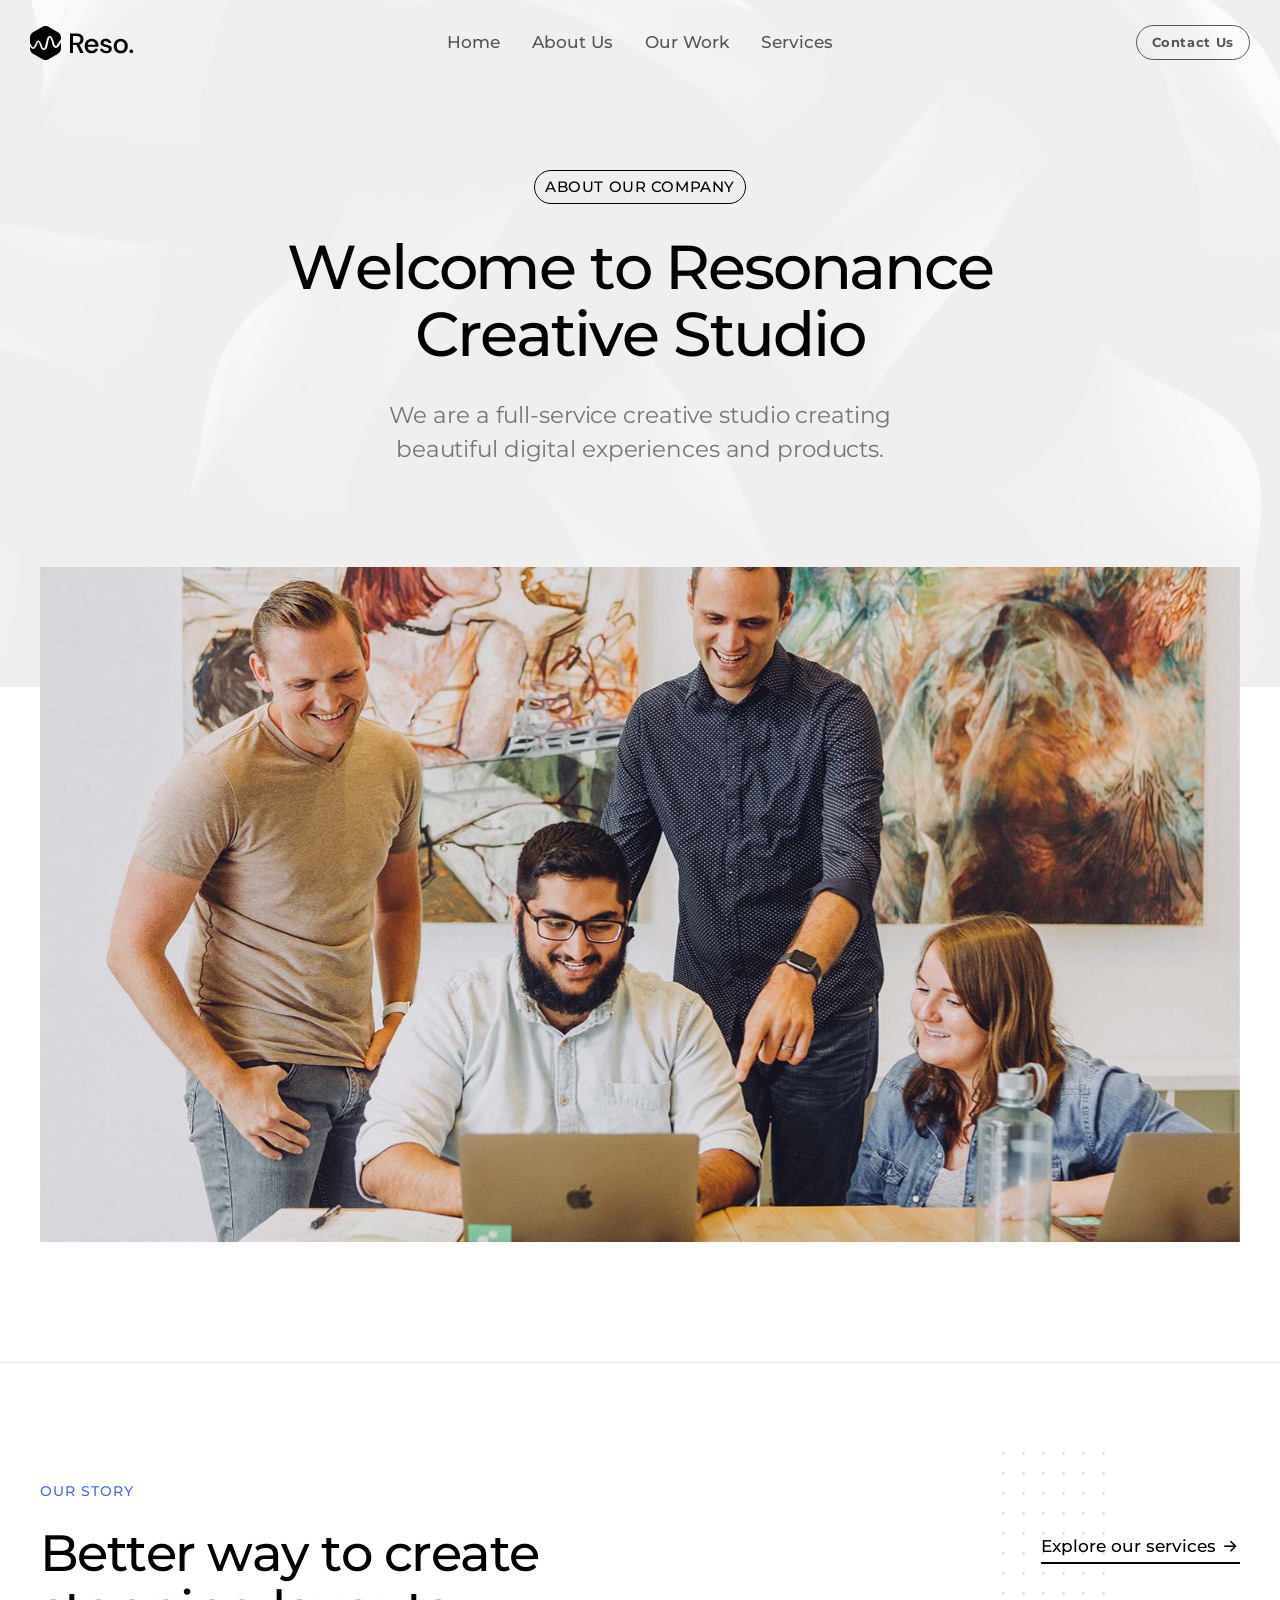
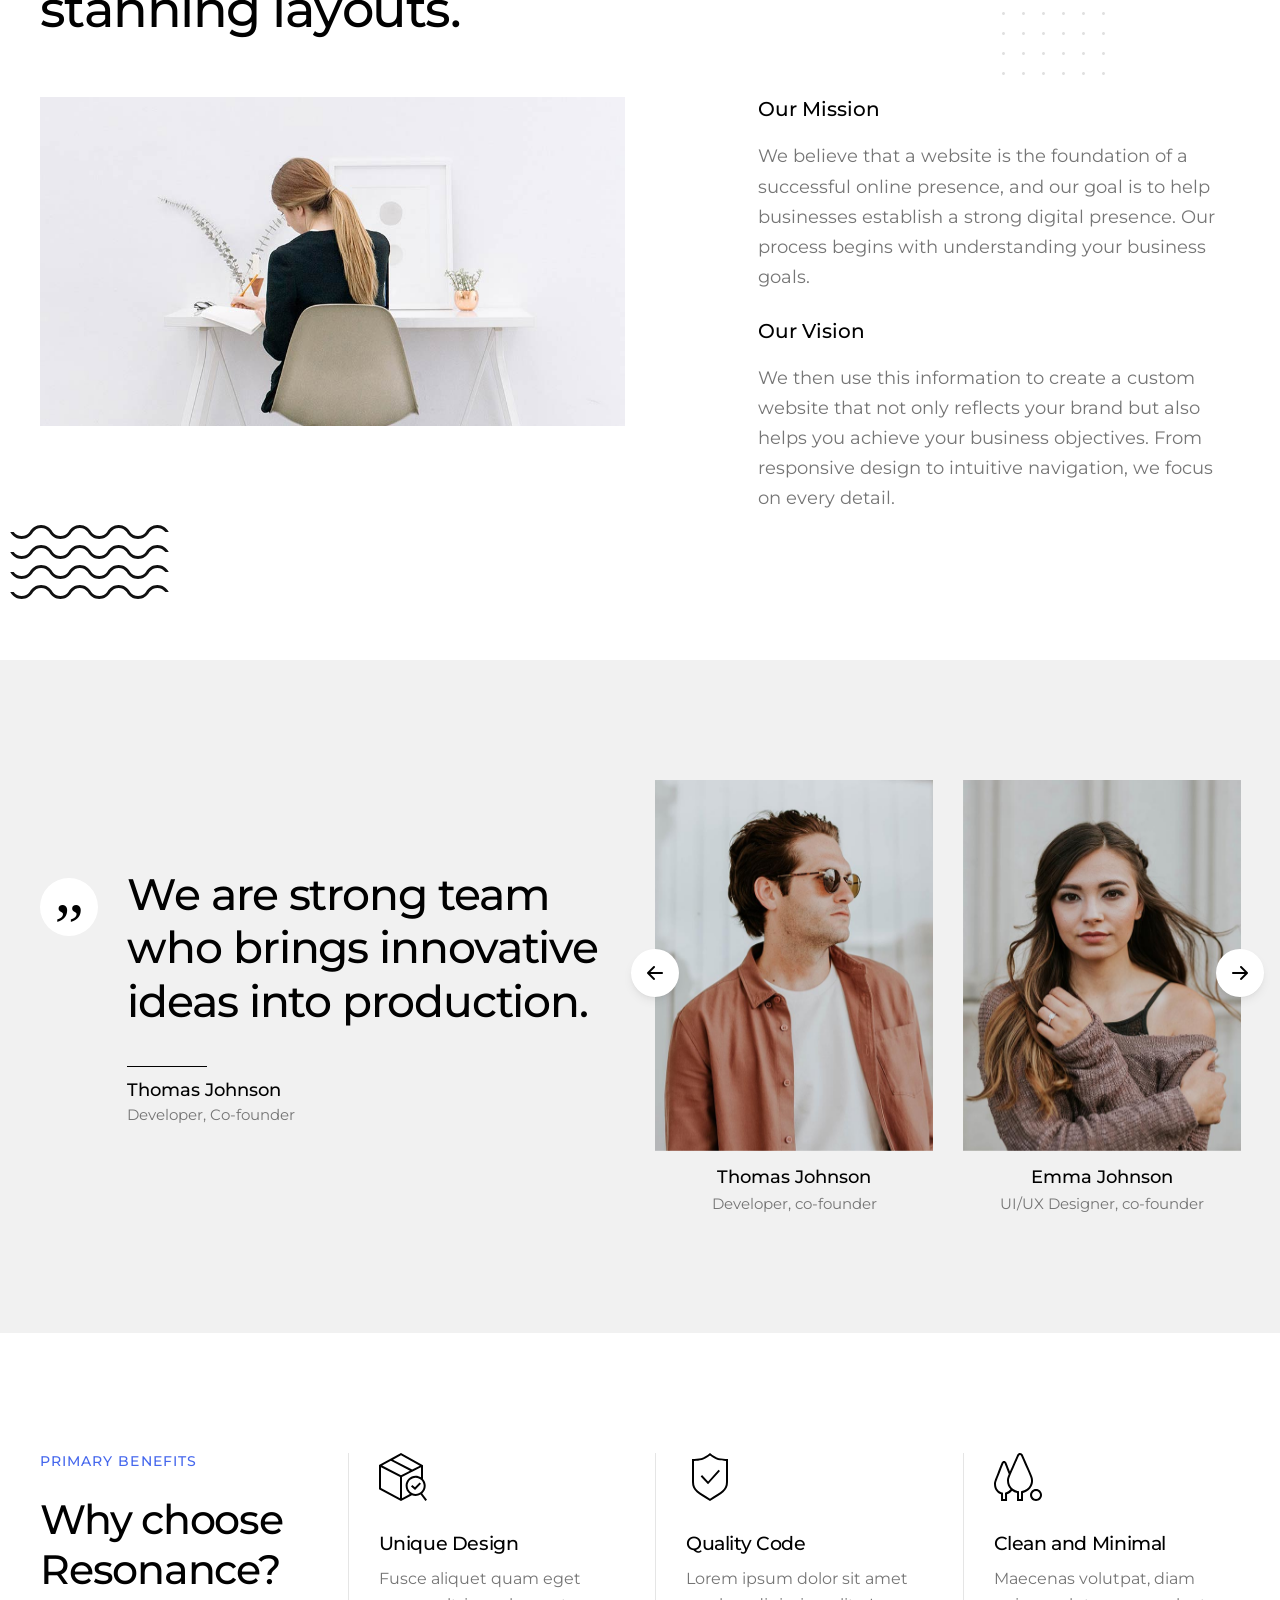
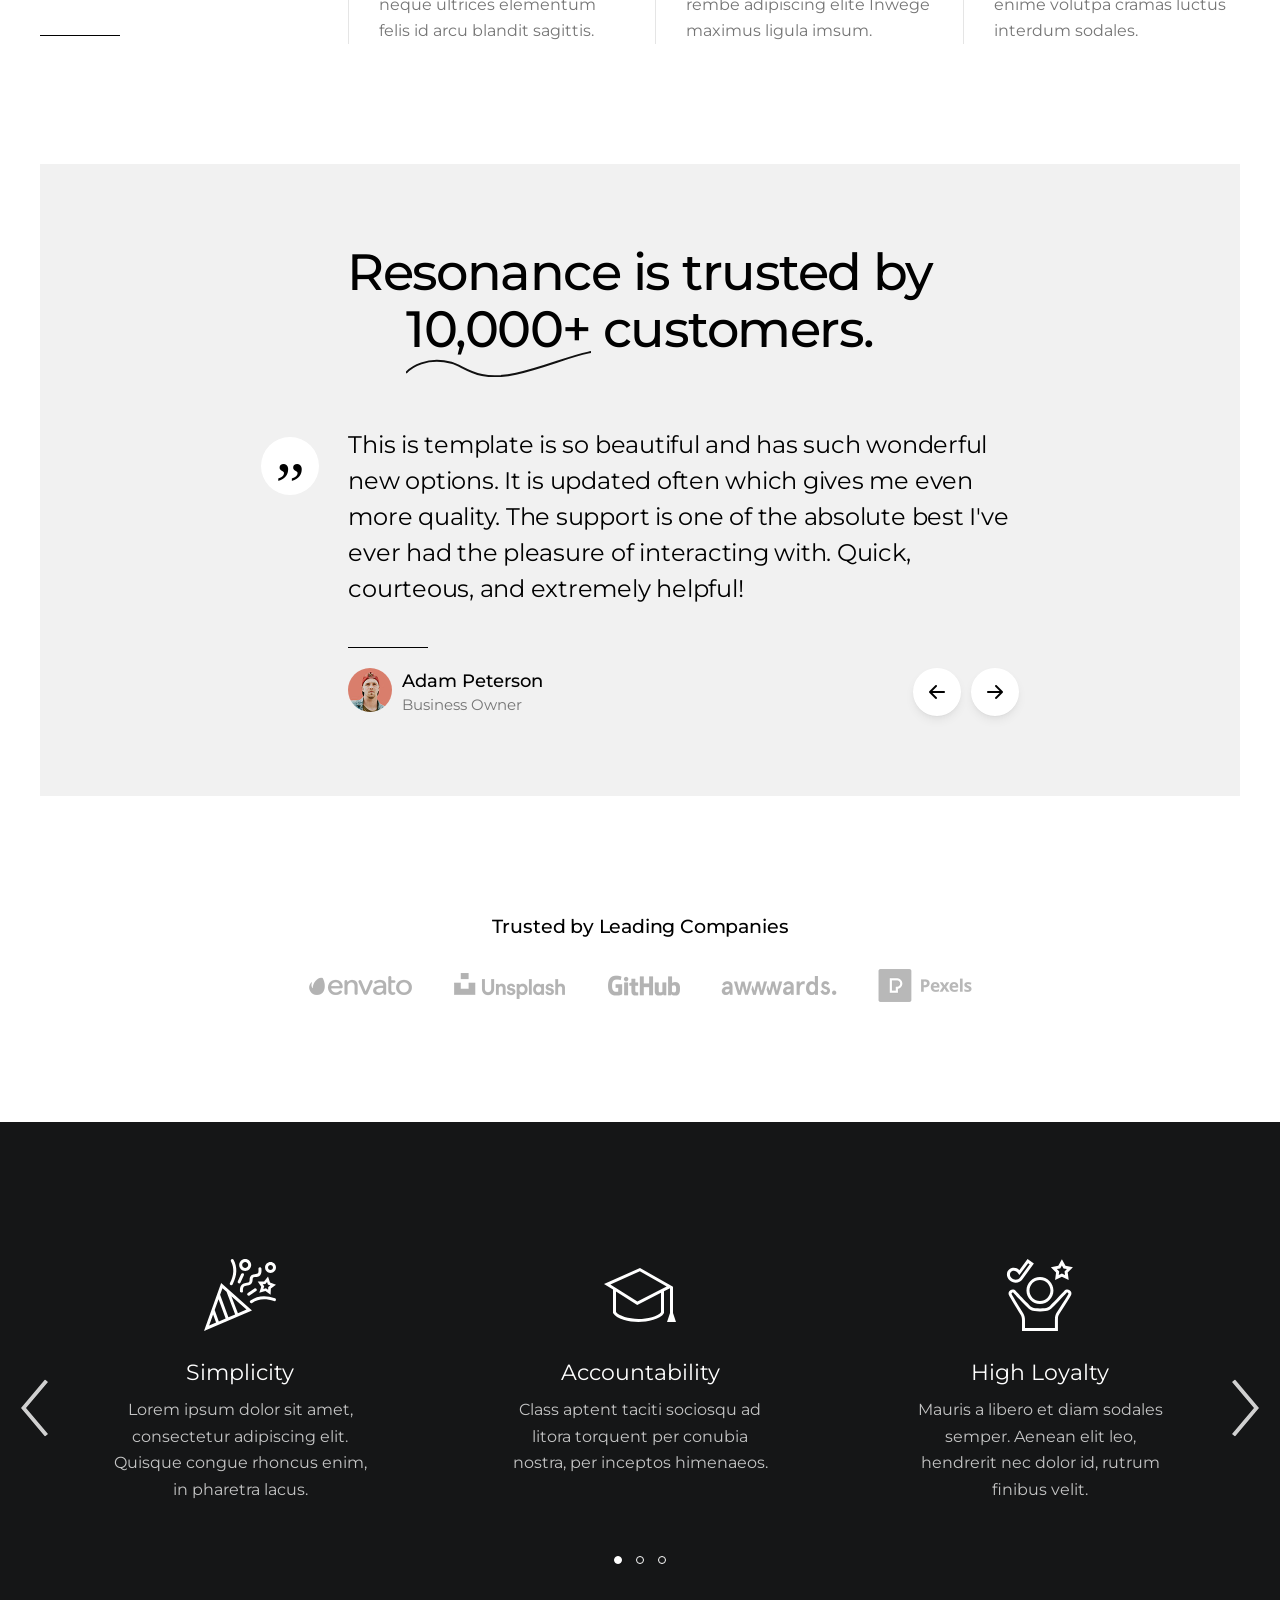
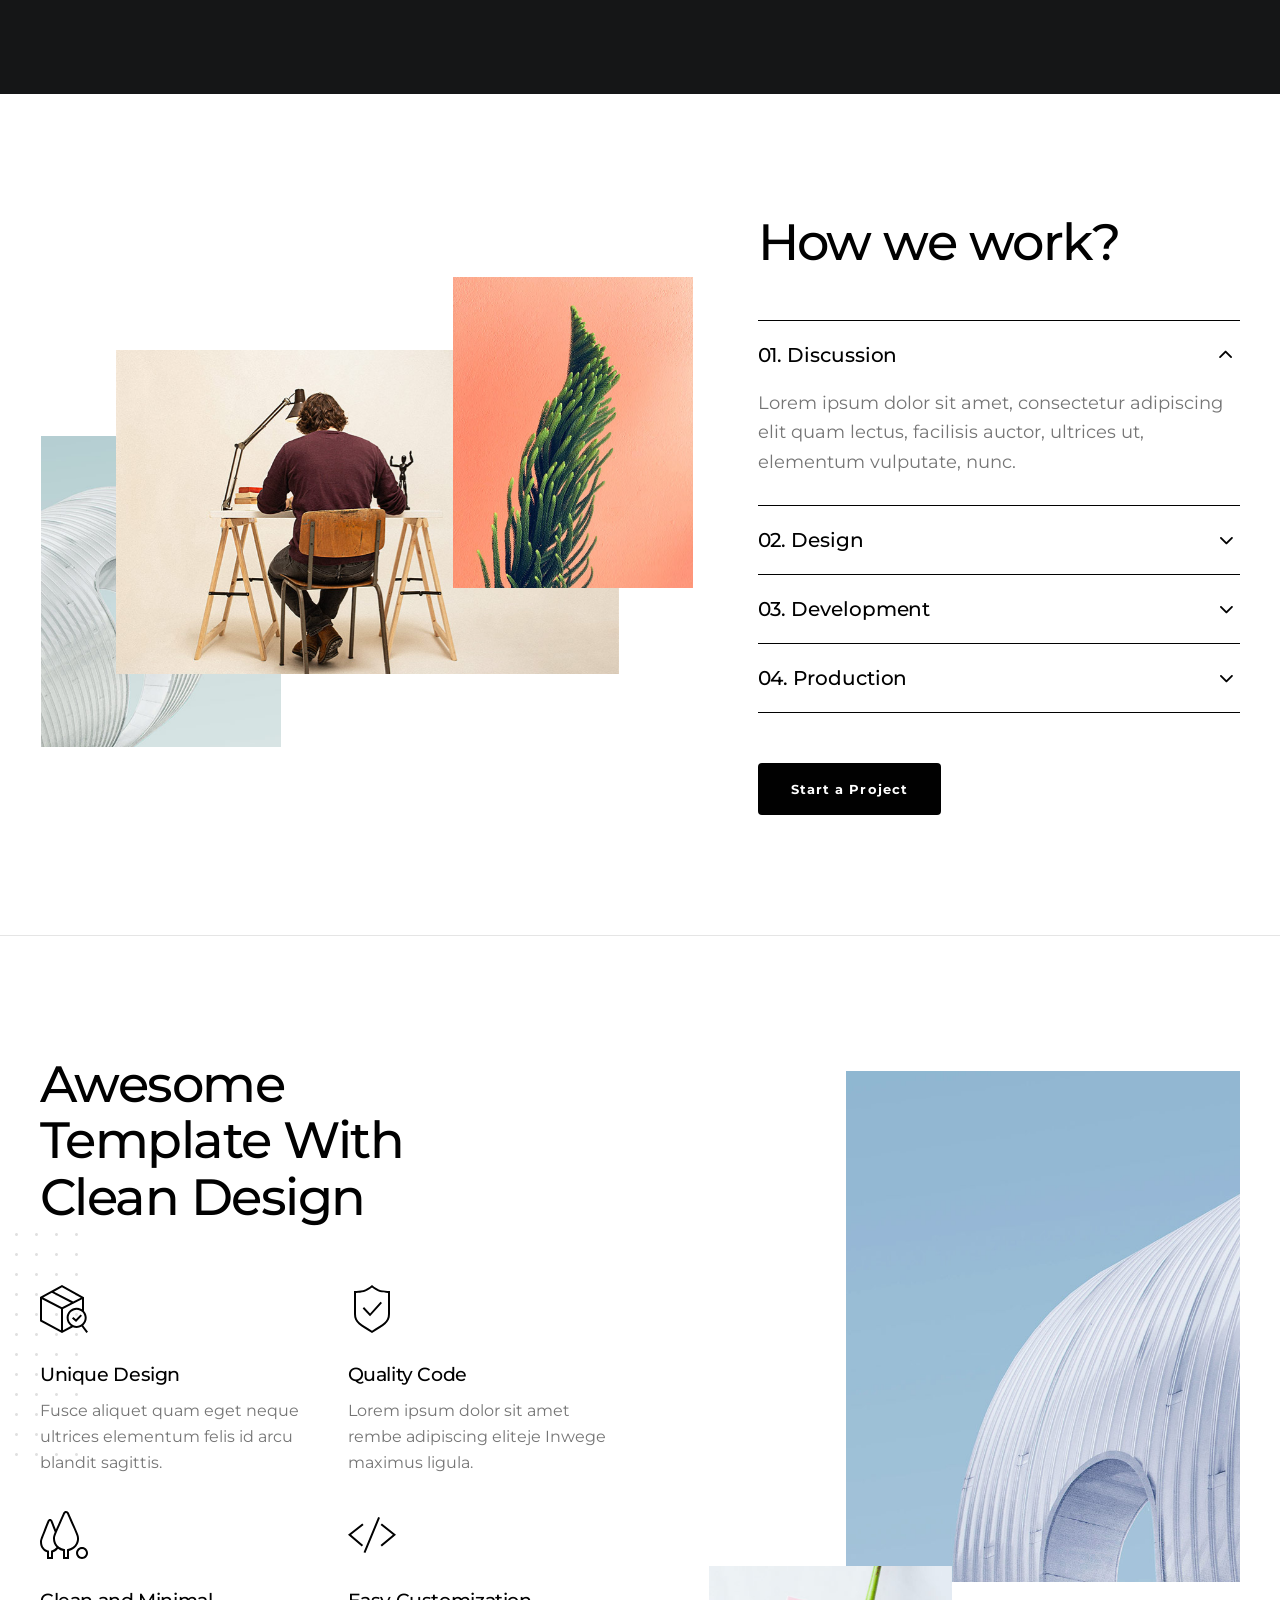
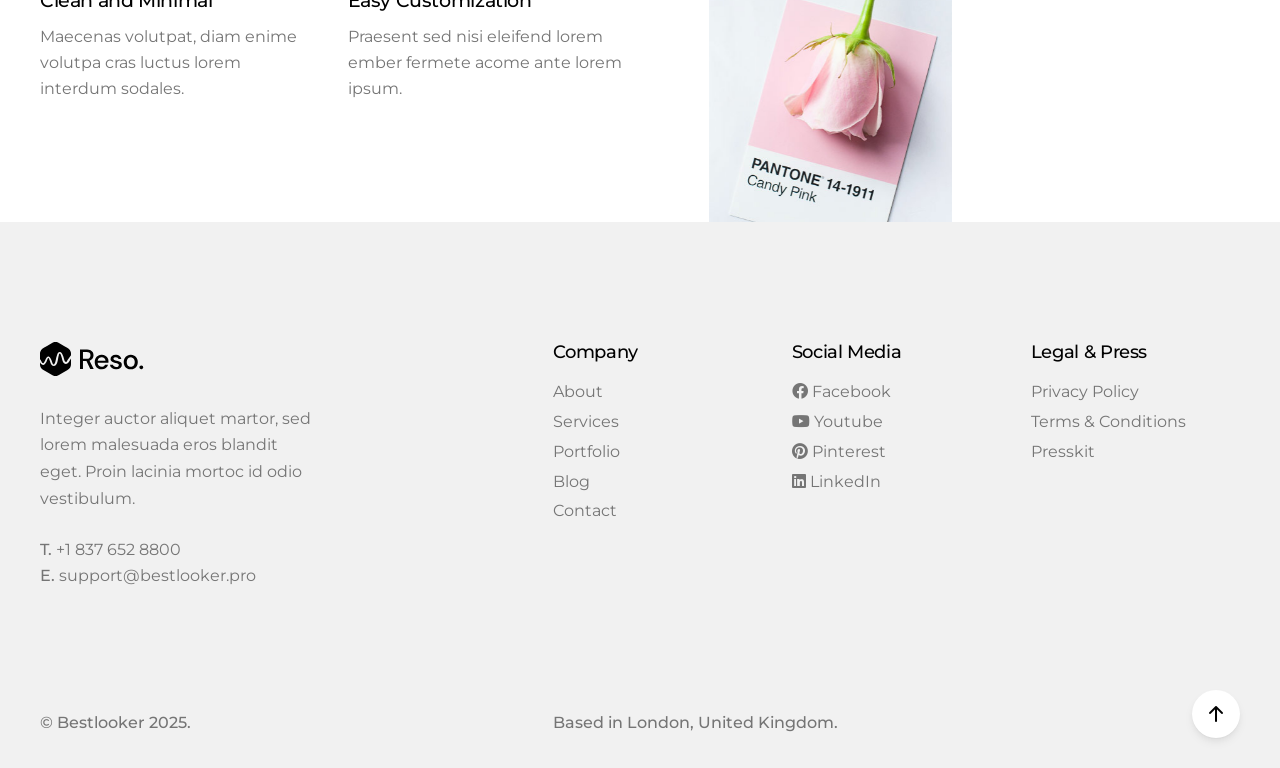
<file: about.html>
<!DOCTYPE html>
<!-- Change the value of lang="en" attribute if your website's language is not English.
You can find the code of your language here - https://www.w3schools.com/tags/ref_language_codes.asp -->
<html lang="en">
    <head>
        
        <title>Resonance &mdash; One & Multi Page Creative Template</title>
        <meta name="description" content="Resonance &mdash; One & Multi Page Creative Template">  
        <meta charset="utf-8">
        <meta name="author" content="https://themeforest.net/user/bestlooker/portfolio">
        <meta name="viewport" content="width=device-width, initial-scale=1.0" />
        
        <!-- Favicon -->
        <link rel="icon" href="images/favicon.png" type="image/png" sizes="any">
        <link rel="icon" href="images/favicon.svg" type="image/svg+xml">         

        <!-- CSS -->
        <link rel="stylesheet" href="css/bootstrap.min.css">
        <link rel="stylesheet" href="css/style.css">
        <link rel="stylesheet" href="css/style-responsive.css">
        <link rel="stylesheet" href="css/vertical-rhythm.min.css">
        <link rel="stylesheet" href="css/magnific-popup.css">
        <link rel="stylesheet" href="css/owl.carousel.css">
        <link rel="stylesheet" href="css/splitting.css">
        <link rel="stylesheet" href="css/YTPlayer.css">
        <link rel="stylesheet" href="css/demo-main/demo-main.css">
        
        <!-- Google Fonts -->
        <link rel="preconnect" href="https://fonts.googleapis.com">
        <link rel="preconnect" href="https://fonts.gstatic.com" crossorigin>
        <link href="https://fonts.googleapis.com/css2?family=Montserrat:ital,wght@0,100..900;1,100..900&display=swap" rel="stylesheet">  

    </head>
    <body class="appear-animate">
        
        

        
        
        <!-- Page Wrap -->
        <div class="page" id="top">
            
            <!-- Navigation Panel -->
            <nav class="main-nav transparent stick-fixed wow-menubar">
                <div class="main-nav-sub full-wrapper">
                    
                    <!-- Logo  (* Add your text or image to the link tag. Use SVG or PNG image format. 
                    If you use a PNG logo image, the image resolution must be equal 200% of the visible logo
                    image size for support of retina screens. See details in the template documentation. *) -->
                    <div class="nav-logo-wrap local-scroll">
                        <a href="index.html" class="logo">
                            <img src="images/logo-dark.svg" alt="Your Company Logo" width="105" height="34" />
                        </a>
                    </div>
                    
                    <!-- Mobile Menu Button -->
                    <div class="mobile-nav" role="button" tabindex="0">
                        <i class="mobile-nav-icon"></i>
                        <span class="visually-hidden">Menu</span>
                    </div>
                    
                    <!-- Main Menu -->
                    <div class="inner-nav desktop-nav">
                        <ul class="clearlist local-scroll">
                            
                          
                            <li><a href="index.html">Home</a></li>
                            <li><a href="about.html">About Us</a></li>
                            <li><a href="portfolio.html">Our Work</a></li>
                            <li><a href="services.html">Services</a></li>
                             
                        </ul>
                        
                        <ul class="items-end clearlist">
                            
							
                             
                                                      
                            <li><a href="contact.html"><span class="btn btn-mod btn-border btn-small btn-circle">Contact Us</span></a></li>
                            
                        </ul>                        
                        
                    </div>
                    <!-- End Main Menu -->
                    
                </div>
            </nav>
            <!-- End Navigation Panel -->
            
            <main id="main">
            
                <!-- Header Section -->
                <section class="page-section pt-0 pb-0" id="home">
                    
                    <div class="page-section bg-gray-light-1 bg-light-alpha-90 parallax-5" style="background-image: url(images/full-width-images/section-bg-1.jpg)">
                        <div class="container position-relative pt-50 pb-100 pb-sm-20">
                            
                            <!-- Section Content -->
                            <div class="text-center">
                                <div class="row">
                                    
                                    <!-- Page Title -->
                                    <div class="col-md-8 offset-md-2">
                                        
                                        <h2 class="section-caption-border mb-30 mb-xs-20 wow fadeInUp" data-wow-duration="1.2s">
                                            About Our Company
                                        </h2>
                                            
                                        <h1 class="hs-title-1 mb-30">
                                            <span class="wow charsAnimIn" data-splitting="chars">Welcome to Resonance Creative Studio</span>
                                        </h1>
                                        
                                        <div class="row">
                                            <div class="col-md-10 offset-md-1 col-lg-8 offset-lg-2">
                                                <p class="section-descr mb-0 wow fadeInUp" data-wow-delay="0.6s" data-wow-duration="1.2s">
                                                    We are a full-service creative studio creating beautiful digital experiences and products.
                                                </p>
                                            </div>
                                        </div>
                                   
                                   </div>
                                   <!-- End Page Title -->
                                    
                                </div>                            
                            </div>
                            <!-- End Section Content -->
                            
                        </div>
                    </div>
                    
                    <div class="page-section pt-0">
                        <div class="container">
                            
                            <div class="mt-n120 mt-sm-n60 overflow-hidden">
                                <img src="images/about-image-1.jpg" alt="Image Description" class="wow scaleOutIn" data-wow-duration="1.2s" data-wow-offset="0" />
                            </div>
                            
                        </div>
                    </div>                
                
                </section>
                <!-- End Header Section -->
                
                
                <!-- Divider -->
                <hr class="mt-0 mb-0"/>
                <!-- End Divider -->
                
                
                <!-- About Section -->
                <section class="page-section" id="about">
                    <div class="container position-relative">
                    
                        <div class="row mb-60 mb-xs-30">
                            
                            <div class="col-md-6">
                                <h2 class="section-caption mb-xs-10">Our Story</h2>
                                <h3 class="section-title mb-0"><span class="wow charsAnimIn" data-splitting="chars">Better way to create stanning layouts.</span></h3>
                            </div>
                            
                            <div class="col-md-5 offset-md-1 relative text-start text-md-end pt-40 pt-sm-20 local-scroll">
                                
                                <!-- Decorative Dots -->
                                <div class="decoration-2 d-none d-md-block" data-rellax-y data-rellax-speed="0.7" data-rellax-percentage="-0.2">
                                    <img src="images/decoration-2.svg" alt="" />
                                </div>
                                <!-- End Decorative Dots -->
                                
                                <a href="demo-main-pages-services-1.html" class="link-hover-anim underline align-middle" data-link-animate="y">Explore our services <i class="mi-arrow-right size-18"></i></a>
                                
                            </div>
                            
                        </div>
                        
                        <div class="row wow fadeInUp" data-wow-delay="0.5s">
                            
                            <div class="col-lg-6 mb-md-60">
                                <div class="position-relative">
                                    
                                    <!-- Image -->
                                    <div class="position-relative overflow-hidden">
                                        <img src="images/about-image.jpg" class="image-fullwidth relative" alt="Image Description" />
                                    </div>
                                    <!-- End Image -->
                                    
                                    <!-- Decorative Waves -->
                                    <div class="decoration-1 d-none d-sm-block" data-rellax-y data-rellax-speed="1" data-rellax-percentage="0.1">
                                        <img src="images/decoration-1.svg" alt="" />
                                    </div>
                                    <!-- End Decorative Waves -->
                                    
                                </div>
                            </div>
                            
                            <div class="col-lg-6 col-xl-5 offset-xl-1">
                                
                                <h4 class="h5">Our Mission</h4>
                                
                                <p class="text-gray">
                                    We believe that a website is the foundation of a successful online presence, and our goal is to help businesses establish a&nbsp;strong digital presence. Our process begins with understanding your business goals.
                                </p>
                                
                                <h4 class="h5">Our Vision</h4>
                                
                                <p class="text-gray">
                                    We then use this information to create a custom website that not only reflects your brand but also helps you achieve your business objectives. From responsive design to intuitive navigation, we focus on every detail.
                                </p>
                                
                            </div>
                            
                        </div>
                    
                    </div>
                </section>
                <!-- End About Section -->
                
                
                <!-- Team Section -->
                <section class="page-section bg-gray-light-1" id="team">
                    <div class="container position-relative">
                        
                        <div class="row">
                            
                            <!-- Quote -->
                            <div class="col-md-6 mb-sm-60 mb-xs-40 d-flex align-items-center">
                                <blockquote class="testimonial mb-0 wow fadeInUp">
                                    <div class="blockquote-icon" aria-hidden="true">”</div>
                                    <p>
                                        We are strong team who brings innovative ideas into production.
                                    </p>
                                    <footer>
                                        <div class="section-line mb-10"></div>
                                        Thomas Johnson
                                        <div class="small">Developer, Co-founder</div>
                                    </footer>
                                </blockquote>
                            </div>
                            <!-- End Quote -->
                            
                            <!-- Team Carousel -->
                            <div class="col-md-6">
                                <div>
                                    <div class="team-carousel">
                                        
                                        <!-- Team item -->
                                        <div class="team-carousel-item">
                                            <div class="team-item">
                                                <div class="team-item-image">
                                                    
                                                    <img src="images/team/team-1.jpg" class="wow scaleOutIn" alt="Image Description" />
                                                    
                                                    <div class="team-item-detail">
                                                        <div class="team-social-links">
                                                            
                                                            <a href="#" target="_blank" rel="noopener nofollow">
                                                                <div class="visually-hidden">
                                                                    Facebook
                                                                </div>
                                                                <i class="fa-facebook-f"></i>
                                                            </a>
                                                            
                                                            <a href="#" target="_blank" rel="noopener nofollow">
                                                                <div class="visually-hidden">
                                                                    Twitter
                                                                </div>
                                                                <i class="fa-twitter"></i>
                                                            </a>
                                                            
                                                            <a href="#" target="_blank" rel="noopener nofollow">
                                                                <div class="visually-hidden">
                                                                    Pinterest
                                                                </div>
                                                                <i class="fa-pinterest-p"></i>
                                                            </a>
                                                            
                                                        </div>
                                                    </div>
                                                    
                                                </div>
                                                <div class="team-item-descr">
                                                    <div class="team-item-name">
                                                        Thomas Johnson
                                                    </div>
                                                    <div class="team-item-role">
                                                        Developer, co-founder
                                                    </div>
                                                </div>
                                            </div>                                        
                                        </div>
                                        <!-- End Team item -->
                                        
                                        <!-- Team item -->
                                        <div class="team-carousel-item">
                                            <div class="team-item">
                                                <div class="team-item-image">
                                                    
                                                    <img src="images/team/team-2.jpg" class="wow scaleOutIn" alt="Image Description" />
                                                    
                                                    <div class="team-item-detail">
                                                        <div class="team-social-links">
                                                            
                                                            <a href="#" target="_blank" rel="noopener nofollow">
                                                                <div class="visually-hidden">
                                                                    Facebook
                                                                </div>
                                                                <i class="fa-facebook-f"></i>
                                                            </a>
                                                            
                                                            <a href="#" target="_blank" rel="noopener nofollow">
                                                                <div class="visually-hidden">
                                                                    Twitter
                                                                </div>
                                                                <i class="fa-twitter"></i>
                                                            </a>
                                                            
                                                            <a href="#" target="_blank" rel="noopener nofollow">
                                                                <div class="visually-hidden">
                                                                    Pinterest
                                                                </div>
                                                                <i class="fa-pinterest-p"></i>
                                                            </a>
                                                            
                                                        </div>
                                                    </div>
                                                    
                                                </div>
                                                <div class="team-item-descr">
                                                    <div class="team-item-name">
                                                        Emma Johnson
                                                    </div>
                                                    <div class="team-item-role">
                                                        UI/UX Designer, co-founder
                                                    </div>
                                                </div>
                                            </div>                                        
                                        </div>
                                        <!-- End Team item -->
                                        
                                        <!-- Team item -->
                                        <div class="team-carousel-item">
                                            <div class="team-item">
                                                <div class="team-item-image">
                                                    
                                                    <img src="images/team/team-4.jpg" alt="Image Description" />
                                                    
                                                    <div class="team-item-detail">
                                                        <div class="team-social-links">
                                                            
                                                            <a href="#" target="_blank" rel="noopener nofollow">
                                                                <div class="visually-hidden">
                                                                    Facebook
                                                                </div>
                                                                <i class="fa-facebook-f"></i>
                                                            </a>
                                                            
                                                            <a href="#" target="_blank" rel="noopener nofollow">
                                                                <div class="visually-hidden">
                                                                    Twitter
                                                                </div>
                                                                <i class="fa-twitter"></i>
                                                            </a>
                                                            
                                                            <a href="#" target="_blank" rel="noopener nofollow">
                                                                <div class="visually-hidden">
                                                                    Pinterest
                                                                </div>
                                                                <i class="fa-pinterest-p"></i>
                                                            </a>
                                                            
                                                        </div>
                                                    </div>
                                                    
                                                </div>
                                                <div class="team-item-descr">
                                                    <div class="team-item-name">
                                                        Marta Laning
                                                    </div>
                                                    <div class="team-item-role">
                                                        Web developer
                                                    </div>
                                                </div>
                                            </div>                                        
                                        </div>
                                        <!-- End Team item -->
                                        
                                        <!-- Team item -->
                                        <div class="team-carousel-item">
                                            <div class="team-item">
                                                <div class="team-item-image">
                                                    
                                                    <img src="images/team/team-3.jpg" alt="Image Description" />
                                                    
                                                    <div class="team-item-detail">
                                                        <div class="team-social-links">
                                                            
                                                            <a href="#" target="_blank" rel="noopener nofollow">
                                                                <div class="visually-hidden">
                                                                    Facebook
                                                                </div>
                                                                <i class="fa-facebook-f"></i>
                                                            </a>
                                                            
                                                            <a href="#" target="_blank" rel="noopener nofollow">
                                                                <div class="visually-hidden">
                                                                    Twitter
                                                                </div>
                                                                <i class="fa-twitter"></i>
                                                            </a>
                                                            
                                                            <a href="#" target="_blank" rel="noopener nofollow">
                                                                <div class="visually-hidden">
                                                                    Pinterest
                                                                </div>
                                                                <i class="fa-pinterest-p"></i>
                                                            </a>
                                                            
                                                        </div>
                                                    </div>
                                                    
                                                </div>
                                                <div class="team-item-descr">
                                                    <div class="team-item-name">
                                                        Marta Laning
                                                    </div>
                                                    <div class="team-item-role">
                                                        Art director, designer
                                                    </div>
                                                </div>
                                            </div>                                        
                                        </div>
                                        <!-- End Team item -->
                                        
                                    </div>
                                </div>
                            </div>
                            <!-- End Team Carousel -->
                            
                        </div>
                        
                    </div>
                </section>
                <!-- Team Section -->
                
                
                <!-- Benefits Section -->
                <section class="page-section">
                    <div class="container position-relative">
                        
                        <!-- Grid -->
                        <div class="row">
                            
                            <!-- Text -->
                            <div class="col-md-12 col-lg-3 mb-md-50">
                                
                                <h2 class="section-caption mb-xs-10">Primary Benefits</h2>
                                    
                                <h3 class="section-title-small mb-40">Why choose Resonance?</h3>
                                
                                <div class="section-line"></div>
                                
                            </div>
                            <!-- End Text -->
                            
                            <!-- Feature Item -->
                            <div class="col-md-4 col-lg-3 d-flex align-items-stretch mb-sm-30">
                                <div class="alt-features-item border-left mt-0">
                                    <div class="alt-features-icon">
                                        <svg width="24" height="24" viewBox="0 0 24 24" fill="currentColor" aria-hidden="true" focusable="false" xmlns="http://www.w3.org/2000/svg" fill-rule="evenodd" clip-rule="evenodd">
                                            <path d="M21.62 20.196c1.055-.922 1.737-2.262 1.737-3.772 0-1.321-.521-2.515-1.357-3.412v-6.946l-11.001-6.066-11 6v12.131l11 5.869 5.468-2.917c.578.231 1.205.367 1.865.367.903 0 1.739-.258 2.471-.676l2.394 3.226.803-.596-2.38-3.208zm-11.121 2.404l-9.5-5.069v-10.447l9.5 4.946v10.57zm1-.001v-10.567l5.067-2.608.029.015.021-.04 4.384-2.256v5.039c-.774-.488-1.686-.782-2.668-.782-2.773 0-5.024 2.252-5.024 5.024 0 1.686.838 3.171 2.113 4.083l-3.922 2.092zm6.833-2.149c-2.219 0-4.024-1.808-4.024-4.026s1.805-4.025 4.024-4.025c2.22 0 4.025 1.807 4.025 4.025 0 2.218-1.805 4.026-4.025 4.026zm-.364-3.333l-1.306-1.147-.66.751 2.029 1.782 2.966-3.12-.725-.689-2.304 2.423zm-16.371-10.85l4.349-2.372 9.534 4.964-4.479 2.305-9.404-4.897zm9.4-5.127l9.404 5.186-3.832 1.972-9.565-4.98 3.993-2.178z"/>
                                        </svg>
                                    </div>
                                    <h4 class="alt-features-title">Unique Design</h4>
                                    <div class="alt-features-descr">
                                        Fusce aliquet quam eget neque ultrices elementum felis id arcu blandit sagittis.
                                    </div>
                                </div>
                            </div>
                            <!-- End Feature Item -->
                            
                            <!-- Feature Item -->
                            <div class="col-md-4 col-lg-3 d-flex align-items-stretch mb-sm-30">
                                <div class="alt-features-item border-left mt-0">
                                    <div class="alt-features-icon">
                                        <svg width="24" height="24" viewBox="0 0 24 24" fill="currentColor" aria-hidden="true" focusable="false" xmlns="http://www.w3.org/2000/svg" fill-rule="evenodd" clip-rule="evenodd">
                                            <path d="M12 0c-3.371 2.866-5.484 3-9 3v11.535c0 4.603 3.203 5.804 9 9.465 5.797-3.661 9-4.862 9-9.465v-11.535c-3.516 0-5.629-.134-9-3zm0 1.292c2.942 2.31 5.12 2.655 8 2.701v10.542c0 3.891-2.638 4.943-8 8.284-5.375-3.35-8-4.414-8-8.284v-10.542c2.88-.046 5.058-.391 8-2.701zm5 7.739l-5.992 6.623-3.672-3.931.701-.683 3.008 3.184 5.227-5.878.728.685z"/>
                                        </svg>
                                    </div>
                                    <h4 class="alt-features-title">Quality Code</h4>
                                    <div class="alt-features-descr">
                                        Lorem ipsum dolor sit amet rembe adipiscing elite Inwege maximus ligula imsum. 
                                    </div>
                                </div>
                            </div>
                            <!-- End Feature Item -->
                            
                            <!-- Feature Item -->
                            <div class="col-md-4 col-lg-3 d-flex align-items-stretch">
                                <div class="alt-features-item border-left mt-0">
                                    <div class="alt-features-icon">
                                        <svg width="24" height="24" viewBox="0 0 24 24" fill="currentColor" aria-hidden="true" focusable="false" xmlns="http://www.w3.org/2000/svg" fill-rule="evenodd" clip-rule="evenodd">
                                            <path d="M6.514 24.015h-3v-3.39c-2.08-.638-3.5-2.652-3.5-5.04 0-1.19.202-1.693 1.774-5.603.521-1.294 1.195-2.97 2.068-5.179.204-.518.67-.806 1.17-.802.482.004.941.284 1.146.802.718 1.817 1.302 3.274 1.777 4.454.26-.596.567-1.288.928-2.103.694-1.565 1.591-3.592 2.754-6.265.258-.592.881-.906 1.397-.888.572.015 1.126.329 1.369.888 1.163 2.673 2.06 4.7 2.754 6.265 2.094 4.727 2.363 5.334 2.363 6.764 0 2.927-2.078 5.422-5 6.082v4.015h-3v-4.015c-.943-.213-1.797-.617-2.523-1.165-.612.845-1.466 1.48-2.477 1.79v3.39zm14.493-6c1.652 0 2.993 1.341 2.993 2.993s-1.341 2.993-2.993 2.993-2.993-1.341-2.993-2.993 1.341-2.993 2.993-2.993zm.007.993c1.104 0 2 .896 2 2s-.896 2-2 2-2-.896-2-2 .896-2 2-2zm-7.5 3.993v-3.839c4.906-.786 5-4.751 5-5.244 0-1.218-.216-1.705-2.277-6.359-2.134-4.82-2.721-6.198-2.755-6.261-.079-.145-.193-.292-.455-.297-.238 0-.37.092-.481.297-.034.063-.621 1.441-2.755 6.261-2.061 4.654-2.277 5.141-2.277 6.359 0 .493.094 4.458 5 5.244v3.839h1zm-6.123-12.448l-.08-.198c-1.589-3.957-2.04-5.116-2.067-5.171-.072-.151-.15-.226-.226-.228-.109 0-.188.13-.235.228-.028.05-.316.818-2.066 5.171-1.542 3.833-1.703 4.233-1.703 5.23 0 1.988 1.076 3.728 3.5 4.25v3.166h1v-3.166c1.266-.273 2.159-.876 2.725-1.666-1.078-1.12-1.725-2.619-1.725-4.251 0-.979.126-1.572.877-3.365z"/>
                                        </svg>
                                    </div>
                                    <h4 class="alt-features-title">Clean and Minimal</h4>
                                    <div class="alt-features-descr">
                                        Maecenas volutpat, diam enime volutpa cramas luctus interdum sodales. 
                                    </div>
                                </div>
                            </div>
                            <!-- End Feature Item -->
                            
                       </div>
                       <!-- End Grid -->
                        
                    </div>
                </section>
                <!-- End Benefits Section -->
                
                
                <!-- Testimonials Section -->
                <section class="page-section pt-0 pb-0">
                    <div class="container position-relative">
                        
                        <div class="pt-80 pb-80 pt-sm-70 pb-sm-70 px-4 bg-gray-light-1">
                            <div class="row">
                                <div class="col-lg-8 offset-lg-2 wow fadeInUp">
                                    
                                    <div class="row">
                                        <div class="col-md-10 offset-md-1 text-center">                                            
                                            <h2 class="section-title mb-70 mb-sm-40">Resonance is trusted by <span class="mark-decoration-1">10,000+</span> customers.</h2>
                                        </div>                                        
                                    </div>
                                    
                                    <div class="testimonials-slider-1 pb-xs-80">
                                        
                                        <!-- Slide Item -->
                                        <div>
                                            <blockquote class="mb-0">
                                                
                                                <div class="blockquote-icon" aria-hidden="true">”</div>
                                                
                                                <p>
                                                    This is template is so beautiful and has such wonderful new options. It is updated often which gives me even more quality. The support is one of the absolute best I've ever had the pleasure of interacting with. Quick, courteous, and extremely helpful!
                                                </p>
                                                
                                                <div class="section-line mt-40"></div>
                                                
                                                <footer class="ts1-author mt-20 clearfix">
                                                    <div class="ts1-author-img float-start">
                                                        <img class="rounded-circle" width="44" height="44" src="images/ts1-user.jpg" alt="Image description is here" />
                                                    </div>                                                    
                                                    <div>
                                                        Adam Peterson
                                                        <div class="small">
                                                            Business Owner
                                                        </div>
                                                    </div>                                                    
                                                </footer>
                                                
                                            </blockquote>
                                        </div>
                                        <!-- End Slide Item -->
                                        
                                        <!-- Slide Item -->
                                        <div>
                                            <blockquote class="mb-0">
                                                
                                                <div class="blockquote-icon" aria-hidden="true">”</div>
                                                
                                                <p>
                                                    This is template is so beautiful and has such wonderful new options. It is updated often which gives me even more quality. The support is one of the absolute best I've ever had the pleasure of interacting with. Quick, courteous, and extremely helpful!
                                                </p>
                                                
                                                <div class="section-line mt-40"></div>
                                                
                                                <footer class="ts1-author mt-20 clearfix">                                                    
                                                    <div class="ts1-author-img float-start">
                                                        <img class="rounded-circle" width="44" height="44" src="images/ts1-user.jpg" alt="Image description is here" />
                                                    </div>                                                    
                                                    <div>
                                                        Adam Peterson
                                                        <div class="small">
                                                            Business Owner
                                                        </div>
                                                    </div>                                                    
                                                </footer>
                                                
                                            </blockquote>
                                        </div>
                                        <!-- End Slide Item -->
                                        
                                        <!-- Slide Item -->
                                        <div>
                                            <blockquote class="mb-0">
                                                
                                                <div class="blockquote-icon" aria-hidden="true">”</div>
                                                
                                                <p>
                                                    This is template is so beautiful and has such wonderful new options. It is updated often which gives me even more quality. The support is one of the absolute best I've ever had the pleasure of interacting with. Quick, courteous, and extremely helpful!
                                                </p>
                                                
                                                <div class="section-line mt-40"></div>
                                                
                                                <footer class="ts1-author mt-20 clearfix">                                                    
                                                    <div class="ts1-author-img float-start">
                                                        <img class="rounded-circle" width="44" height="44" src="images/ts1-user.jpg" alt="Image description is here" />
                                                    </div>                                                    
                                                    <div>
                                                        Adam Peterson
                                                        <div class="small">
                                                            Business Owner
                                                        </div>
                                                    </div>                                                    
                                                </footer>
                                                
                                            </blockquote>
                                        </div>
                                        <!-- End Slide Item -->
                                        
                                    </div>                            
                                                              
                                </div>
                            </div>
                        </div>                        
                        
                    </div>
                </section>
                <!-- End Testimonials Section -->
                
                
                <!-- Logotypes Section-->
                <section class="page-section">
                    <div class="container position-relative">
                        
                        <div class="row">
                            
                            <div class="col-md-8 offset-md-2 text-center">
                                
                                <h2 class="section-title-tiny mb-30">Trusted by Leading Companies</h2>
                                
                                <div class="logo-grid">                                    
                                    <img class="logo-grid-img" src="images/clients-logos/logo-grid/logo-1.png" width="110" height="33" alt="Image description is here" />
                                    <img class="logo-grid-img" src="images/clients-logos/logo-grid/logo-2.png" width="119" height="33" alt="Image description is here" />
                                    <img class="logo-grid-img" src="images/clients-logos/logo-grid/logo-3.png" width="79" height="33" alt="Image description is here" />
                                    <img class="logo-grid-img" src="images/clients-logos/logo-grid/logo-4.png" width="122" height="33" alt="Image description is here" />
                                    <img class="logo-grid-img" src="images/clients-logos/logo-grid/logo-5.png" width="100" height="33" alt="Image description is here" />
                                </div>
                                
                            </div>
                            
                        </div>
                        
                    </div>
                </section>
                <!-- End Logotypes Section--> 
                
                <!-- Features Slider Section -->
                <section class="page-section bg-dark bg-dark-alpha-70 light-content" style="background-image: url(images/full-width-images/section-bg-4.jpg)">
                    <div class="container position-relative">
                        
                        <div class="wow fadeInUp">                            
                            <div class="item-carousel owl-carousel">
                                
                                <!-- Features Item -->
                                <div class="features-item">
                                    <div class="features-icon">
                                        <svg width="24" height="24" viewBox="0 0 24 24" fill="currentColor" aria-hidden="true" focusable="false" xmlns="http://www.w3.org/2000/svg" fill-rule="evenodd" clip-rule="evenodd">
                                            <path d="M17.517 10.012c.151.23.087.541-.144.692l-2.2 1.444c-.085.056-.179.082-.274.082-.162 0-.322-.079-.418-.225-.152-.231-.087-.541.143-.692l2.201-1.445c.23-.151.541-.089.692.144m-6.242-2.595l1.111-2.385c.116-.252.414-.36.664-.243.25.117.36.413.242.664l-1.111 2.386c-.085.181-.265.288-.453.288l-.211-.047c-.25-.115-.359-.413-.242-.663m-2.624.613c1.377-2.652 1.484-5.104.318-7.286-.178-.333.066-.734.441-.734.177 0 .351.095.442.264 1.33 2.49 1.225 5.254-.314 8.217-.089.171-.263.269-.444.269-.078 0-.156-.018-.23-.056-.245-.127-.341-.429-.213-.674m15.349 5.526c0 .352-.351.588-.671.47-2.808-1.028-5.254-.821-7.271.611-.088.063-.189.093-.29.093-.155 0-.309-.073-.406-.21-.16-.224-.108-.537.117-.696 2.301-1.637 5.059-1.884 8.193-.737.203.074.328.266.328.469m-16.484-2.608l2.865 7.517-2.248.964-2.753-7.512.778-2.176 1.358 1.207zm3.785 7.124l-2.168-5.687 5.025 4.463-2.857 1.224zm-8.27.419l.989 2.699-2.307.989 1.318-3.688zm1.823-5.103l2.358 6.435-2.271.973-1.384-3.777 1.297-3.631zm-4.853 10.612l15.997-6.853-10.283-9.137-5.714 15.99zm20.46-15.629l.552-.694.281.841.831.309-.713.528-.038.886-.723-.516-.854.238.268-.846-.491-.739.887-.007zm-1.384.885l-.639 2.019 2.041-.568 1.724 1.23.089-2.115 1.704-1.258-1.985-.739-.672-2.008-1.315 1.658-2.118.017 1.171 1.764zm-2.167-4.194c.593-.044.924-.141 1.074-.315.176-.204.226-.647.165-1.433-.023-.276.183-.517.459-.539.277-.016.515.18.537.456.063.806.059 1.62-.402 2.156-.429.499-1.13.602-1.76.647-.702.052-.72.243-.774.878-.056.67-.152 1.744-1.84 1.933-1.017.115-1.433.33-1.377 1.956.008.275-.207.325-.484.325h-.016c-.269 0-.491-.022-.5-.291-.049-1.461.191-2.655 2.265-2.887.874-.099.9-.404.956-1.072.054-.635.145-1.7 1.697-1.814m5.264-3.048c.454 0 .823.37.823.824 0 .454-.369.823-.823.823-.454 0-.824-.369-.824-.823 0-.454.37-.824.824-.824m0 2.647c1.006 0 1.823-.817 1.823-1.823s-.817-1.823-1.823-1.823c-1.007 0-1.824.817-1.824 1.823s.817 1.823 1.824 1.823m-8.446-3.662c.552 0 1 .449 1 .999 0 .551-.448.999-1 .999s-1-.448-1-.999c0-.55.448-.999 1-.999m0 2.998c1.103 0 1.999-.896 1.999-1.999 0-1.103-.896-1.998-1.999-1.998-1.104 0-2 .895-2 1.998s.896 1.999 2 1.999"/>
                                        </svg>
                                    </div>
                                    <div class="features-title">
                                        Simplicity
                                    </div>
                                    <div class="features-descr">
                                        Lorem ipsum dolor sit amet, consectetur adipiscing elit. Quisque congue rhoncus enim, in pharetra lacus.
                                    </div>
                                </div>
                                <!-- End Features Item -->
                                
                                <!-- Features Item -->
                                <div class="features-item">
                                    <div class="features-icon">
                                        <svg width="24" height="24" viewBox="0 0 24 24" fill="currentColor" aria-hidden="true" focusable="false" xmlns="http://www.w3.org/2000/svg" fill-rule="evenodd" clip-rule="evenodd">
                                            <path d="M22 9.74l-2 1.02v7.24c-1.007 2.041-5.606 3-8.5 3-3.175 0-7.389-.994-8.5-3v-7.796l-3-1.896 12-5.308 11 6.231v8.769l1 3h-3l1-3v-8.26zm-18 1.095v6.873c.958 1.28 4.217 2.292 7.5 2.292 2.894 0 6.589-.959 7.5-2.269v-6.462l-7.923 4.039-7.077-4.473zm-1.881-2.371l9.011 5.694 9.759-4.974-8.944-5.066-9.826 4.346z"/>
                                        </svg>
                                    </div>
                                    <div class="features-title">
                                        Accountability
                                    </div>
                                    <div class="features-descr">
                                        Class aptent taciti sociosqu ad litora torquent per conubia nostra, per inceptos himenaeos.
                                    </div>
                                </div>
                                <!-- End Features Item -->
                                
                                <!-- Features Item -->
                                <div class="features-item">
                                    <div class="features-icon">
                                        <svg width="24" height="24" viewBox="0 0 24 24" fill="currentColor" aria-hidden="true" focusable="false" xmlns="http://www.w3.org/2000/svg" fill-rule="evenodd" clip-rule="evenodd">
                                            <path d="M3.278 3.956c-.459 0-.883.211-1.103.552-.363.561-.218 1.315.352 1.832.383.346.888.546 1.385.546.581 0 1.093-.268 1.444-.755l3.208-4.373-.502-.366-2.928 3.966-.4-.557c-.39-.546-.908-.845-1.456-.845m.634 3.928c-.743 0-1.492-.293-2.056-.804-.578-.525-.883-1.211-.883-1.891 0-1.62 1.426-2.232 2.305-2.232.675 0 1.308.265 1.829.756l2.742-3.713 2.112 1.541-3.797 5.177c-.542.751-1.342 1.166-2.252 1.166m15.386-7.839l-1.2 2.215-2.476.455 1.735 1.825-.332 2.496 2.273-1.086 2.271 1.086-.331-2.496 1.735-1.825-2.476-.455-1.199-2.215zm0 2.098l.548 1.013 1.132.208-.793.834.152 1.142-1.039-.496-1.039.496.152-1.142-.794-.834 1.132-.208.549-1.013m-7.312 3.894c-2.48 0-4.494 2.014-4.494 4.494 0 2.482 2.014 4.494 4.494 4.494 2.481 0 4.495-2.012 4.495-4.494 0-2.48-2.014-4.494-4.495-4.494m0 .999c1.928 0 3.496 1.569 3.496 3.495 0 1.927-1.568 3.495-3.496 3.495-1.927 0-3.495-1.568-3.495-3.495 0-1.926 1.568-3.495 3.495-3.495m-4.983 15.965h9.974v-2.778c0-1.256.204-1.786.661-2.494l1.024-1.58c1.148-1.764 2.233-3.43 2.792-4.491.078-.148.03-.328-.112-.418-.168-.109-.403-.076-.536.07-.671.734-2.03 2.164-4.041 4.251l-.369.396c-.951 1.04-1.53 1.54-4.287 1.54h-.123c-2.859-.014-3.442-.515-4.391-1.554l-.356-.382c-1.999-2.074-3.359-3.504-4.042-4.251-.133-.146-.368-.177-.535-.07-.142.091-.189.271-.112.418.585 1.112 1.828 3.18 3.796 6.323.479.766.657 1.44.657 2.489v2.531zm10.973.999h-11.972v-3.53c0-.851-.132-1.363-.504-1.958-2.01-3.208-3.228-5.239-3.833-6.388-.321-.611-.126-1.352.455-1.725.565-.361 1.361-.258 1.812.236.668.731 2.059 2.195 4.024 4.233l.374.402c.786.86 1.111 1.216 3.659 1.228h.118c2.439 0 2.764-.355 3.55-1.215l.387-.415c2.005-2.08 3.358-3.504 4.024-4.232.452-.495 1.249-.598 1.811-.237.582.373.777 1.114.457 1.725-.582 1.101-1.677 2.786-2.839 4.57l-1.022 1.576c-.348.541-.501.889-.501 1.953v3.777z"/>
                                        </svg>
                                    </div>
                                    <div class="features-title">
                                        High Loyalty
                                    </div>
                                    <div class="features-descr">
                                        Mauris a libero et diam sodales semper. Aenean elit leo, hendrerit nec dolor id, rutrum finibus velit.
                                    </div>
                                </div>
                                <!-- End Features Item -->
                                
                                <!-- Features Item -->
                                <div class="features-item">
                                    <div class="features-icon">
                                        <svg width="24" height="24" viewBox="0 0 24 24" fill="currentColor" aria-hidden="true" focusable="false" xmlns="http://www.w3.org/2000/svg" fill-rule="evenodd" clip-rule="evenodd">
                                            <path d="M17.517 10.012c.151.23.087.541-.144.692l-2.2 1.444c-.085.056-.179.082-.274.082-.162 0-.322-.079-.418-.225-.152-.231-.087-.541.143-.692l2.201-1.445c.23-.151.541-.089.692.144m-6.242-2.595l1.111-2.385c.116-.252.414-.36.664-.243.25.117.36.413.242.664l-1.111 2.386c-.085.181-.265.288-.453.288l-.211-.047c-.25-.115-.359-.413-.242-.663m-2.624.613c1.377-2.652 1.484-5.104.318-7.286-.178-.333.066-.734.441-.734.177 0 .351.095.442.264 1.33 2.49 1.225 5.254-.314 8.217-.089.171-.263.269-.444.269-.078 0-.156-.018-.23-.056-.245-.127-.341-.429-.213-.674m15.349 5.526c0 .352-.351.588-.671.47-2.808-1.028-5.254-.821-7.271.611-.088.063-.189.093-.29.093-.155 0-.309-.073-.406-.21-.16-.224-.108-.537.117-.696 2.301-1.637 5.059-1.884 8.193-.737.203.074.328.266.328.469m-16.484-2.608l2.865 7.517-2.248.964-2.753-7.512.778-2.176 1.358 1.207zm3.785 7.124l-2.168-5.687 5.025 4.463-2.857 1.224zm-8.27.419l.989 2.699-2.307.989 1.318-3.688zm1.823-5.103l2.358 6.435-2.271.973-1.384-3.777 1.297-3.631zm-4.853 10.612l15.997-6.853-10.283-9.137-5.714 15.99zm20.46-15.629l.552-.694.281.841.831.309-.713.528-.038.886-.723-.516-.854.238.268-.846-.491-.739.887-.007zm-1.384.885l-.639 2.019 2.041-.568 1.724 1.23.089-2.115 1.704-1.258-1.985-.739-.672-2.008-1.315 1.658-2.118.017 1.171 1.764zm-2.167-4.194c.593-.044.924-.141 1.074-.315.176-.204.226-.647.165-1.433-.023-.276.183-.517.459-.539.277-.016.515.18.537.456.063.806.059 1.62-.402 2.156-.429.499-1.13.602-1.76.647-.702.052-.72.243-.774.878-.056.67-.152 1.744-1.84 1.933-1.017.115-1.433.33-1.377 1.956.008.275-.207.325-.484.325h-.016c-.269 0-.491-.022-.5-.291-.049-1.461.191-2.655 2.265-2.887.874-.099.9-.404.956-1.072.054-.635.145-1.7 1.697-1.814m5.264-3.048c.454 0 .823.37.823.824 0 .454-.369.823-.823.823-.454 0-.824-.369-.824-.823 0-.454.37-.824.824-.824m0 2.647c1.006 0 1.823-.817 1.823-1.823s-.817-1.823-1.823-1.823c-1.007 0-1.824.817-1.824 1.823s.817 1.823 1.824 1.823m-8.446-3.662c.552 0 1 .449 1 .999 0 .551-.448.999-1 .999s-1-.448-1-.999c0-.55.448-.999 1-.999m0 2.998c1.103 0 1.999-.896 1.999-1.999 0-1.103-.896-1.998-1.999-1.998-1.104 0-2 .895-2 1.998s.896 1.999 2 1.999"/>
                                        </svg>
                                    </div>
                                    <div class="features-title">
                                        Simplicity
                                    </div>
                                    <div class="features-descr">
                                        Lorem ipsum dolor sit amet, consectetur adipiscing elit. Quisque congue rhoncus enim, in pharetra lacus.
                                    </div>
                                </div>
                                <!-- End Features Item -->
                                
                                <!-- Features Item -->
                                <div class="features-item">
                                    <div class="features-icon">
                                        <svg width="24" height="24" viewBox="0 0 24 24" fill="currentColor" aria-hidden="true" focusable="false" xmlns="http://www.w3.org/2000/svg" fill-rule="evenodd" clip-rule="evenodd">
                                            <path d="M22 9.74l-2 1.02v7.24c-1.007 2.041-5.606 3-8.5 3-3.175 0-7.389-.994-8.5-3v-7.796l-3-1.896 12-5.308 11 6.231v8.769l1 3h-3l1-3v-8.26zm-18 1.095v6.873c.958 1.28 4.217 2.292 7.5 2.292 2.894 0 6.589-.959 7.5-2.269v-6.462l-7.923 4.039-7.077-4.473zm-1.881-2.371l9.011 5.694 9.759-4.974-8.944-5.066-9.826 4.346z"/>
                                        </svg>
                                    </div>
                                    <div class="features-title">
                                        Accountability
                                    </div>
                                    <div class="features-descr">
                                        Class aptent taciti sociosqu ad litora torquent per conubia nostra, per inceptos himenaeos.
                                    </div>
                                </div>
                                <!-- End Features Item -->
                                
                                <!-- Features Item -->
                                <div class="features-item">
                                    <div class="features-icon">
                                        <svg width="24" height="24" viewBox="0 0 24 24" fill="currentColor" aria-hidden="true" focusable="false" xmlns="http://www.w3.org/2000/svg" fill-rule="evenodd" clip-rule="evenodd">
                                            <path d="M3.278 3.956c-.459 0-.883.211-1.103.552-.363.561-.218 1.315.352 1.832.383.346.888.546 1.385.546.581 0 1.093-.268 1.444-.755l3.208-4.373-.502-.366-2.928 3.966-.4-.557c-.39-.546-.908-.845-1.456-.845m.634 3.928c-.743 0-1.492-.293-2.056-.804-.578-.525-.883-1.211-.883-1.891 0-1.62 1.426-2.232 2.305-2.232.675 0 1.308.265 1.829.756l2.742-3.713 2.112 1.541-3.797 5.177c-.542.751-1.342 1.166-2.252 1.166m15.386-7.839l-1.2 2.215-2.476.455 1.735 1.825-.332 2.496 2.273-1.086 2.271 1.086-.331-2.496 1.735-1.825-2.476-.455-1.199-2.215zm0 2.098l.548 1.013 1.132.208-.793.834.152 1.142-1.039-.496-1.039.496.152-1.142-.794-.834 1.132-.208.549-1.013m-7.312 3.894c-2.48 0-4.494 2.014-4.494 4.494 0 2.482 2.014 4.494 4.494 4.494 2.481 0 4.495-2.012 4.495-4.494 0-2.48-2.014-4.494-4.495-4.494m0 .999c1.928 0 3.496 1.569 3.496 3.495 0 1.927-1.568 3.495-3.496 3.495-1.927 0-3.495-1.568-3.495-3.495 0-1.926 1.568-3.495 3.495-3.495m-4.983 15.965h9.974v-2.778c0-1.256.204-1.786.661-2.494l1.024-1.58c1.148-1.764 2.233-3.43 2.792-4.491.078-.148.03-.328-.112-.418-.168-.109-.403-.076-.536.07-.671.734-2.03 2.164-4.041 4.251l-.369.396c-.951 1.04-1.53 1.54-4.287 1.54h-.123c-2.859-.014-3.442-.515-4.391-1.554l-.356-.382c-1.999-2.074-3.359-3.504-4.042-4.251-.133-.146-.368-.177-.535-.07-.142.091-.189.271-.112.418.585 1.112 1.828 3.18 3.796 6.323.479.766.657 1.44.657 2.489v2.531zm10.973.999h-11.972v-3.53c0-.851-.132-1.363-.504-1.958-2.01-3.208-3.228-5.239-3.833-6.388-.321-.611-.126-1.352.455-1.725.565-.361 1.361-.258 1.812.236.668.731 2.059 2.195 4.024 4.233l.374.402c.786.86 1.111 1.216 3.659 1.228h.118c2.439 0 2.764-.355 3.55-1.215l.387-.415c2.005-2.08 3.358-3.504 4.024-4.232.452-.495 1.249-.598 1.811-.237.582.373.777 1.114.457 1.725-.582 1.101-1.677 2.786-2.839 4.57l-1.022 1.576c-.348.541-.501.889-.501 1.953v3.777z"/>
                                        </svg>
                                    </div>
                                    <div class="features-title">
                                        High Loyalty
                                    </div>
                                    <div class="features-descr">
                                        Mauris a libero et diam sodales semper. Aenean elit leo, hendrerit nec dolor id, rutrum finibus velit.
                                    </div>
                                </div>
                                <!-- End Features Item -->
                                
                                <!-- Features Item -->
                                <div class="features-item">
                                    <div class="features-icon">
                                        <svg width="24" height="24" viewBox="0 0 24 24" fill="currentColor" aria-hidden="true" focusable="false" xmlns="http://www.w3.org/2000/svg" fill-rule="evenodd" clip-rule="evenodd">
                                            <path d="M17.517 10.012c.151.23.087.541-.144.692l-2.2 1.444c-.085.056-.179.082-.274.082-.162 0-.322-.079-.418-.225-.152-.231-.087-.541.143-.692l2.201-1.445c.23-.151.541-.089.692.144m-6.242-2.595l1.111-2.385c.116-.252.414-.36.664-.243.25.117.36.413.242.664l-1.111 2.386c-.085.181-.265.288-.453.288l-.211-.047c-.25-.115-.359-.413-.242-.663m-2.624.613c1.377-2.652 1.484-5.104.318-7.286-.178-.333.066-.734.441-.734.177 0 .351.095.442.264 1.33 2.49 1.225 5.254-.314 8.217-.089.171-.263.269-.444.269-.078 0-.156-.018-.23-.056-.245-.127-.341-.429-.213-.674m15.349 5.526c0 .352-.351.588-.671.47-2.808-1.028-5.254-.821-7.271.611-.088.063-.189.093-.29.093-.155 0-.309-.073-.406-.21-.16-.224-.108-.537.117-.696 2.301-1.637 5.059-1.884 8.193-.737.203.074.328.266.328.469m-16.484-2.608l2.865 7.517-2.248.964-2.753-7.512.778-2.176 1.358 1.207zm3.785 7.124l-2.168-5.687 5.025 4.463-2.857 1.224zm-8.27.419l.989 2.699-2.307.989 1.318-3.688zm1.823-5.103l2.358 6.435-2.271.973-1.384-3.777 1.297-3.631zm-4.853 10.612l15.997-6.853-10.283-9.137-5.714 15.99zm20.46-15.629l.552-.694.281.841.831.309-.713.528-.038.886-.723-.516-.854.238.268-.846-.491-.739.887-.007zm-1.384.885l-.639 2.019 2.041-.568 1.724 1.23.089-2.115 1.704-1.258-1.985-.739-.672-2.008-1.315 1.658-2.118.017 1.171 1.764zm-2.167-4.194c.593-.044.924-.141 1.074-.315.176-.204.226-.647.165-1.433-.023-.276.183-.517.459-.539.277-.016.515.18.537.456.063.806.059 1.62-.402 2.156-.429.499-1.13.602-1.76.647-.702.052-.72.243-.774.878-.056.67-.152 1.744-1.84 1.933-1.017.115-1.433.33-1.377 1.956.008.275-.207.325-.484.325h-.016c-.269 0-.491-.022-.5-.291-.049-1.461.191-2.655 2.265-2.887.874-.099.9-.404.956-1.072.054-.635.145-1.7 1.697-1.814m5.264-3.048c.454 0 .823.37.823.824 0 .454-.369.823-.823.823-.454 0-.824-.369-.824-.823 0-.454.37-.824.824-.824m0 2.647c1.006 0 1.823-.817 1.823-1.823s-.817-1.823-1.823-1.823c-1.007 0-1.824.817-1.824 1.823s.817 1.823 1.824 1.823m-8.446-3.662c.552 0 1 .449 1 .999 0 .551-.448.999-1 .999s-1-.448-1-.999c0-.55.448-.999 1-.999m0 2.998c1.103 0 1.999-.896 1.999-1.999 0-1.103-.896-1.998-1.999-1.998-1.104 0-2 .895-2 1.998s.896 1.999 2 1.999"/>
                                        </svg>
                                    </div>
                                    <div class="features-title">
                                        Simplicity
                                    </div>
                                    <div class="features-descr">
                                        Lorem ipsum dolor sit amet, consectetur adipiscing elit. Quisque congue rhoncus enim, in pharetra lacus.
                                    </div>
                                </div>
                                <!-- End Features Item -->
                                
                                <!-- Features Item -->
                                <div class="features-item">
                                    <div class="features-icon">
                                        <svg width="24" height="24" viewBox="0 0 24 24" fill="currentColor" aria-hidden="true" focusable="false" xmlns="http://www.w3.org/2000/svg" fill-rule="evenodd" clip-rule="evenodd">
                                            <path d="M22 9.74l-2 1.02v7.24c-1.007 2.041-5.606 3-8.5 3-3.175 0-7.389-.994-8.5-3v-7.796l-3-1.896 12-5.308 11 6.231v8.769l1 3h-3l1-3v-8.26zm-18 1.095v6.873c.958 1.28 4.217 2.292 7.5 2.292 2.894 0 6.589-.959 7.5-2.269v-6.462l-7.923 4.039-7.077-4.473zm-1.881-2.371l9.011 5.694 9.759-4.974-8.944-5.066-9.826 4.346z"/>
                                        </svg>
                                    </div>
                                    <div class="features-title">
                                        Accountability
                                    </div>
                                    <div class="features-descr">
                                        Class aptent taciti sociosqu ad litora torquent per conubia nostra, per inceptos himenaeos.
                                    </div>
                                </div>
                                <!-- End Features Item -->
                                
                                <!-- Features Item -->
                                <div class="features-item">
                                    <div class="features-icon">
                                        <svg width="24" height="24" viewBox="0 0 24 24" fill="currentColor" aria-hidden="true" focusable="false" xmlns="http://www.w3.org/2000/svg" fill-rule="evenodd" clip-rule="evenodd">
                                            <path d="M3.278 3.956c-.459 0-.883.211-1.103.552-.363.561-.218 1.315.352 1.832.383.346.888.546 1.385.546.581 0 1.093-.268 1.444-.755l3.208-4.373-.502-.366-2.928 3.966-.4-.557c-.39-.546-.908-.845-1.456-.845m.634 3.928c-.743 0-1.492-.293-2.056-.804-.578-.525-.883-1.211-.883-1.891 0-1.62 1.426-2.232 2.305-2.232.675 0 1.308.265 1.829.756l2.742-3.713 2.112 1.541-3.797 5.177c-.542.751-1.342 1.166-2.252 1.166m15.386-7.839l-1.2 2.215-2.476.455 1.735 1.825-.332 2.496 2.273-1.086 2.271 1.086-.331-2.496 1.735-1.825-2.476-.455-1.199-2.215zm0 2.098l.548 1.013 1.132.208-.793.834.152 1.142-1.039-.496-1.039.496.152-1.142-.794-.834 1.132-.208.549-1.013m-7.312 3.894c-2.48 0-4.494 2.014-4.494 4.494 0 2.482 2.014 4.494 4.494 4.494 2.481 0 4.495-2.012 4.495-4.494 0-2.48-2.014-4.494-4.495-4.494m0 .999c1.928 0 3.496 1.569 3.496 3.495 0 1.927-1.568 3.495-3.496 3.495-1.927 0-3.495-1.568-3.495-3.495 0-1.926 1.568-3.495 3.495-3.495m-4.983 15.965h9.974v-2.778c0-1.256.204-1.786.661-2.494l1.024-1.58c1.148-1.764 2.233-3.43 2.792-4.491.078-.148.03-.328-.112-.418-.168-.109-.403-.076-.536.07-.671.734-2.03 2.164-4.041 4.251l-.369.396c-.951 1.04-1.53 1.54-4.287 1.54h-.123c-2.859-.014-3.442-.515-4.391-1.554l-.356-.382c-1.999-2.074-3.359-3.504-4.042-4.251-.133-.146-.368-.177-.535-.07-.142.091-.189.271-.112.418.585 1.112 1.828 3.18 3.796 6.323.479.766.657 1.44.657 2.489v2.531zm10.973.999h-11.972v-3.53c0-.851-.132-1.363-.504-1.958-2.01-3.208-3.228-5.239-3.833-6.388-.321-.611-.126-1.352.455-1.725.565-.361 1.361-.258 1.812.236.668.731 2.059 2.195 4.024 4.233l.374.402c.786.86 1.111 1.216 3.659 1.228h.118c2.439 0 2.764-.355 3.55-1.215l.387-.415c2.005-2.08 3.358-3.504 4.024-4.232.452-.495 1.249-.598 1.811-.237.582.373.777 1.114.457 1.725-.582 1.101-1.677 2.786-2.839 4.57l-1.022 1.576c-.348.541-.501.889-.501 1.953v3.777z"/>
                                        </svg>
                                    </div>
                                    <div class="features-title">
                                        High Loyalty
                                    </div>
                                    <div class="features-descr">
                                        Mauris a libero et diam sodales semper. Aenean elit leo, hendrerit nec dolor id, rutrum finibus velit.
                                    </div>
                                </div>
                                <!-- End Features Item -->
                                
                            </div>                            
                        </div>
                    
                    </div>
                </section>
                <!-- End Features Slider Section -->
                
                              
                <!-- Call Action Section -->
                <section class="page-section">
                    <div class="container position-relative">
                        <div class="row">
                            
                            <!-- Images --> 
                            <div class="col-lg-7 d-flex align-items-start mb-md-60 mb-xs-30">                                                               
                                <div class="call-action-2-images">
                                    
                                    <div class="call-action-2-image-1" data-rellax-y data-rellax-speed="0.5" data-rellax-percentage="0.7">
                                        <img src="images/promo-3.jpg" alt="Image Description" class="wow scaleOutIn" data-wow-duration="1.2s" data-wow-offset="255" />
                                    </div>
                                    
                                    <div class="call-action-2-image-2">
                                        <img src="images/promo-4.jpg" alt="Image Description" class="wow scaleOutIn" data-wow-duration="1.2s" data-wow-offset="134" />
                                    </div>
                                    
                                    <div class="call-action-2-image-3" data-rellax-y data-rellax-speed="-0.5" data-rellax-percentage="0.5">
                                        <img src="images/promo-5.jpg" alt="Image Description" class="wow scaleOutIn" data-wow-duration="1.2s" data-wow-offset="0" />
                                    </div>
                                    
                                </div>                                                                              
                            </div>
                            <!-- End Images -->
                            
                            <!-- Text -->
                            <div class="col-lg-5 d-flex align-items-center">
                                <div class="wow fadeInUp"  data-wow-duration="1.2s" data-wow-offset="255">
                                    
                                    <h2 class="section-title mb-50 mb-sm-20">How we work?</h2>
                                
                                    <div class="call-action-2-text mb-50 mb-sm-40">
                                        
                                        <!-- Accordion -->
                                        <dl class="accordion">
                                            <dt>
                                                <a href="#">01. Discussion</a>
                                            </dt>
                                            <dd class="text-gray">
                                                Lorem ipsum dolor sit amet, consectetur adipiscing elit quam lectus, facilisis auctor, ultrices ut, elementum vulputate, nunc.
                                            </dd>
                                            <dt>
                                                <a href="#">02. Design</a>
                                            </dt>
                                            <dd class="text-gray">
                                                Donec nec justo eget felis facilisis fermentum. Aliquam porttitor mauris sit amet dignissim pellentesque felis.
                                            </dd>
                                            <dt>
                                                <a href="#">03. Development</a>
                                            </dt>
                                            <dd class="text-gray">
                                                Lorem ipsum dolor sit amet, consectetuer adipiscing elit. Phasellus hendrerit. Pellentesque aliquet nibh nec urna.
                                            </dd>
                                            <dt>
                                                <a href="#">04. Production</a>
                                            </dt>
                                            <dd class="text-gray">
                                                Lorem ipsum dolor sit amet, consectetuer adipiscing elit. Phasellus hendrerit. Pellentesque aliquet nibh nec urna.
                                            </dd>
                                        </dl>
                                        <!-- End Accordion -->
                                        
                                    </div>
                                    
                                    <div class="local-scroll">
                                        <a href="main-pages-contact-1.html" class="btn btn-mod btn-large btn-round btn-hover-anim"><span>Start a Project</span></a>
                                    </div>
                                
                                </div>                                
                            </div>
                            <!-- End Text -->
                            
                        </div>
                    </div>
                </section>
                <!-- End Call Action Section -->
                
                
                <!-- Divider -->
                <hr class="mt-0 mb-0"/>
                <!-- End Divider -->
                
                
                <!-- Promo Section -->
                <section class="page-section">
                    <div class="container position-relative">
                        
                        <!-- Decorative Dots -->
                        <div class="decoration-4 d-none d-md-block" data-rellax-y data-rellax-speed="-0.5" data-rellax-percentage=".7">
                            <img src="images/decoration-2.svg" alt="" />
                        </div>
                        <!-- End Decorative Dots -->
                        
                        <div class="row">
                            
                            <!-- Text -->
                            <div class="col-lg-6 mb-md-60 mb-xs-30 d-flex align-items-center">
                                <div class="wow fadeInUp" data-wow-duration="1.2s" data-wow-offset="205">
                                    
                                    <div class="row">
                                        <div class="col-lg-10">
                                            <h2 class="section-title mb-60 mb-sm-30">Awesome Template With Clean Design</h2>
                                        </div>
                                    </div>
                                    
                                    <!-- Features Grid -->
                                    <div class="row alt-features-grid">
                                        
                                        <!-- Features Item -->
                                        <div class="col-lg-6">
                                            <div class="alt-features-item">
                                                <div class="alt-features-icon">
                                                    <svg width="24" height="24" viewBox="0 0 24 24" fill="currentColor" aria-hidden="true" focusable="false" xmlns="http://www.w3.org/2000/svg" fill-rule="evenodd" clip-rule="evenodd">
                                                        <path d="M21.62 20.196c1.055-.922 1.737-2.262 1.737-3.772 0-1.321-.521-2.515-1.357-3.412v-6.946l-11.001-6.066-11 6v12.131l11 5.869 5.468-2.917c.578.231 1.205.367 1.865.367.903 0 1.739-.258 2.471-.676l2.394 3.226.803-.596-2.38-3.208zm-11.121 2.404l-9.5-5.069v-10.447l9.5 4.946v10.57zm1-.001v-10.567l5.067-2.608.029.015.021-.04 4.384-2.256v5.039c-.774-.488-1.686-.782-2.668-.782-2.773 0-5.024 2.252-5.024 5.024 0 1.686.838 3.171 2.113 4.083l-3.922 2.092zm6.833-2.149c-2.219 0-4.024-1.808-4.024-4.026s1.805-4.025 4.024-4.025c2.22 0 4.025 1.807 4.025 4.025 0 2.218-1.805 4.026-4.025 4.026zm-.364-3.333l-1.306-1.147-.66.751 2.029 1.782 2.966-3.12-.725-.689-2.304 2.423zm-16.371-10.85l4.349-2.372 9.534 4.964-4.479 2.305-9.404-4.897zm9.4-5.127l9.404 5.186-3.832 1.972-9.565-4.98 3.993-2.178z"/>
                                                    </svg>
                                                </div>
                                                <h3 class="alt-features-title">Unique Design</h3>
                                                <div class="alt-features-descr">
                                                    Fusce aliquet quam eget neque ultrices elementum felis id arcu blandit sagittis.
                                                </div>
                                            </div>
                                        </div>
                                        <!-- End Features Item -->
                                        
                                        <!-- Features Item -->
                                        <div class="col-lg-6">
                                            <div class="alt-features-item">
                                                <div class="alt-features-icon">
                                                    <svg width="24" height="24" viewBox="0 0 24 24" fill="currentColor" aria-hidden="true" focusable="false" xmlns="http://www.w3.org/2000/svg" fill-rule="evenodd" clip-rule="evenodd">
                                                        <path d="M12 0c-3.371 2.866-5.484 3-9 3v11.535c0 4.603 3.203 5.804 9 9.465 5.797-3.661 9-4.862 9-9.465v-11.535c-3.516 0-5.629-.134-9-3zm0 1.292c2.942 2.31 5.12 2.655 8 2.701v10.542c0 3.891-2.638 4.943-8 8.284-5.375-3.35-8-4.414-8-8.284v-10.542c2.88-.046 5.058-.391 8-2.701zm5 7.739l-5.992 6.623-3.672-3.931.701-.683 3.008 3.184 5.227-5.878.728.685z"/>
                                                    </svg>
                                                </div>
                                                <h3 class="alt-features-title">Quality Code</h3>
                                                <div class="alt-features-descr">
                                                    Lorem ipsum dolor sit amet rembe adipiscing eliteje Inwege maximus ligula. 
                                                </div>
                                            </div>
                                        </div>
                                        <!-- End Features Item -->
                                        
                                        <!-- Features Item -->
                                        <div class="col-lg-6">
                                            <div class="alt-features-item">
                                                <div class="alt-features-icon">
                                                    <svg width="24" height="24" viewBox="0 0 24 24" fill="currentColor" aria-hidden="true" focusable="false" xmlns="http://www.w3.org/2000/svg" fill-rule="evenodd" clip-rule="evenodd">
                                                        <path d="M6.514 24.015h-3v-3.39c-2.08-.638-3.5-2.652-3.5-5.04 0-1.19.202-1.693 1.774-5.603.521-1.294 1.195-2.97 2.068-5.179.204-.518.67-.806 1.17-.802.482.004.941.284 1.146.802.718 1.817 1.302 3.274 1.777 4.454.26-.596.567-1.288.928-2.103.694-1.565 1.591-3.592 2.754-6.265.258-.592.881-.906 1.397-.888.572.015 1.126.329 1.369.888 1.163 2.673 2.06 4.7 2.754 6.265 2.094 4.727 2.363 5.334 2.363 6.764 0 2.927-2.078 5.422-5 6.082v4.015h-3v-4.015c-.943-.213-1.797-.617-2.523-1.165-.612.845-1.466 1.48-2.477 1.79v3.39zm14.493-6c1.652 0 2.993 1.341 2.993 2.993s-1.341 2.993-2.993 2.993-2.993-1.341-2.993-2.993 1.341-2.993 2.993-2.993zm.007.993c1.104 0 2 .896 2 2s-.896 2-2 2-2-.896-2-2 .896-2 2-2zm-7.5 3.993v-3.839c4.906-.786 5-4.751 5-5.244 0-1.218-.216-1.705-2.277-6.359-2.134-4.82-2.721-6.198-2.755-6.261-.079-.145-.193-.292-.455-.297-.238 0-.37.092-.481.297-.034.063-.621 1.441-2.755 6.261-2.061 4.654-2.277 5.141-2.277 6.359 0 .493.094 4.458 5 5.244v3.839h1zm-6.123-12.448l-.08-.198c-1.589-3.957-2.04-5.116-2.067-5.171-.072-.151-.15-.226-.226-.228-.109 0-.188.13-.235.228-.028.05-.316.818-2.066 5.171-1.542 3.833-1.703 4.233-1.703 5.23 0 1.988 1.076 3.728 3.5 4.25v3.166h1v-3.166c1.266-.273 2.159-.876 2.725-1.666-1.078-1.12-1.725-2.619-1.725-4.251 0-.979.126-1.572.877-3.365z"/>
                                                    </svg>
                                                </div>
                                                <h3 class="alt-features-title">Clean and Minimal</h3>
                                                <div class="alt-features-descr">
                                                    Maecenas volutpat, diam enime volutpa cras luctus lorem interdum sodales. 
                                                </div>
                                            </div>
                                        </div>
                                        <!-- End Features Item -->
                                        
                                        <!-- Features Item -->
                                        <div class="col-lg-6">
                                            <div class="alt-features-item">
                                                <div class="alt-features-icon">
                                                    <svg width="24" height="24" viewBox="0 0 24 24" fill="currentColor" aria-hidden="true" focusable="false" xmlns="http://www.w3.org/2000/svg" fill-rule="evenodd" clip-rule="evenodd">
                                                        <path d="M16 3.383l-.924-.383-7.297 17.617.924.383 7.297-17.617zm.287 3.617l6.153 4.825-6.173 5.175.678.737 7.055-5.912-7.048-5.578-.665.753zm-8.478 0l-6.249 4.825 6.003 5.175-.679.737-6.884-5.912 7.144-5.578.665.753z"/>
                                                    </svg>
                                                </div>
                                                <h3 class="alt-features-title">Easy Customization</h3>
                                                <div class="alt-features-descr">
                                                    Praesent sed nisi eleifend lorem ember fermete acome ante lorem ipsum.
                                                </div>
                                            </div>
                                        </div>
                                        <!-- End Features Item -->
                                        
                                    </div>
                                    <!-- End Features Grid -->
                                    
                                </div>                                
                            </div>
                            <!-- End Text -->
                            
                            <!-- Images --> 
                            <div class="col-lg-6 d-flex align-items-start">                                                               
                                <div class="call-action-3-images mt-xs-0 text-end">
                                    
                                    <div class="call-action-3-image-1">
                                        <img src="images/promo-6.jpg" alt="Image Description" class="wow scaleOutIn" data-wow-duration="1.2s" data-wow-offset="205" />
                                    </div>
                                    
                                    <div class="call-action-3-image-2-wrap d-flex align-items-center">
                                        <div class="call-action-3-image-2" data-rellax-y data-rellax-speed="0.85" data-rellax-percentage="0.5">
                                            <img src="images/promo-7.jpg" alt="Image Description" class="wow scaleOutIn" data-wow-duration="1.2s" />
                                        </div>
                                    </div>
                                    
                                </div>                                                                              
                            </div>
                            <!-- End Images -->
                            
                        </div>
                        
                    </div>
                </section>
                <!-- End Promo Section -->
           
           </main>
            
            <!-- Footer -->
            <footer class="page-section footer bg-gray-light-1 pb-30">
                <div class="container">
                    
                    <div class="row pb-120 pb-sm-80 pb-xs-50">
                                                
                        <div class="col-md-4 col-lg-3 text-gray mb-sm-50">
                            
                            <div class="mb-30">
                                <img src="images/logo-dark.svg" width="105" height="34" alt="Your Company Logo" />
                            </div>
                            
                            <p>
                                Integer auctor aliquet martor, sed lorem malesuada eros blandit eget. Proin lacinia mortoc id odio vestibulum.
                            </p>
                            
                            <div class="clearlinks">                                
                                <strong>T.</strong> <a href="tel:+18376528800">+1 837 652 8800</a>
                            </div>
                            
                            <div class="clearlinks">
                                <strong>E.</strong> <a href="mailto:support@bestlooker.pro">support@bestlooker.pro</a>
                            </div>
                            
                        </div>
                        
                        <div class="col-md-7 offset-md-1 offset-lg-2">                            
                            <div class="row mt-n30">
                                
                                <!-- Footer Widget -->
                                <div class="col-sm-4 mt-30">
                                    
                                    <h3 class="fw-title">Company</h3>
                                    
                                    <ul class="fw-menu clearlist">                                        
                                        <li><a href="#">About</a></li>
                                        <li><a href="#">Services</a></li>
                                        <li><a href="#">Portfolio</a></li>
                                        <li><a href="#">Blog</a></li>
                                        <li><a href="#">Contact</a></li>
                                    </ul>
                                    
                                </div>
                                <!-- End Footer Widget -->
                                
                                <!-- Footer Widget -->
                                <div class="col-sm-4 mt-30">
                                    
                                    <h3 class="fw-title">Social Media</h3>
                                    
                                    <ul class="fw-menu clearlist">
                                        <li>
                                            <a href="#" rel="noopener nofollow" target="_blank">
                                                <i class="fa-facebook"></i>
                                                Facebook
                                            </a>
                                        </li>
                                        <li>
                                            <a href="#" rel="noopener nofollow" target="_blank">
                                                <i class="fa-youtube"></i>
                                                Youtube
                                            </a>
                                        </li>
                                        <li>
                                            <a href="#" rel="noopener nofollow" target="_blank">
                                                <i class="fa-pinterest"></i>
                                                Pinterest
                                            </a>
                                        </li>
                                        <li>
                                            <a href="#" rel="noopener nofollow" target="_blank">
                                                <i class="fa-linkedin"></i>
                                                LinkedIn
                                            </a>
                                        </li>
                                    </ul>
                                    
                                </div>
                                <!-- End Footer Widget -->
                                
                                <!-- Footer Widget -->
                                <div class="col-sm-4 mt-30">
                                    
                                    <h3 class="fw-title">Legal & Press</h3>
                                    
                                    <ul class="fw-menu clearlist">                                     
                                        <li><a href="#">Privacy Policy</a></li>
                                        <li><a href="#">Terms & Conditions</a></li>
                                        <li><a href="#">Presskit</a></li>
                                    </ul>
                                    
                                </div>
                                <!-- End Footer Widget -->                                
                                
                            </div>                            
                        </div>
                        
                    </div>
                    
                    <!-- Footer Text -->
                    <div class="row text-gray">
                        
                        <div class="col-md-4 col-lg-3">
                            <b>© Bestlooker 2025.</b>
                        </div>
                        
                        <div class="col-md-7 offset-md-1 offset-lg-2 clearfix">
                            
                            <b>Based in London, United Kingdom.</b>
                            
                            <!-- Back to Top Link -->
                            <div class="local-scroll float-end mt-n20 mt-sm-10">
                                <a href="#top" class="link-to-top">                                
                                    <i class="mi-arrow-up size-24"></i>
                                    <span class="visually-hidden">Scroll to top</span>
                                </a>
                            </div>
                            <!-- End Back to Top Link -->
                            
                        </div>
                        
                    </div>
                    <!-- End Footer Text --> 
                    
                 </div>                 
            </footer>
            <!-- End Footer -->
        
        </div>
        <!-- End Page Wrap -->      
        
        <!-- JS -->
        <script src="js/jquery.min.js"></script>
        <script src="js/bootstrap.bundle.min.js"></script>
        <script src="js/plugins.js"></script>
        <script src="js/jquery.ajaxchimp.min.js"></script>             
        <script src="js/contact-form.js"></script>        
        <script src="js/all.js"></script> 
        <!-- End JS -->       
        
    </body>
</html>
</file>
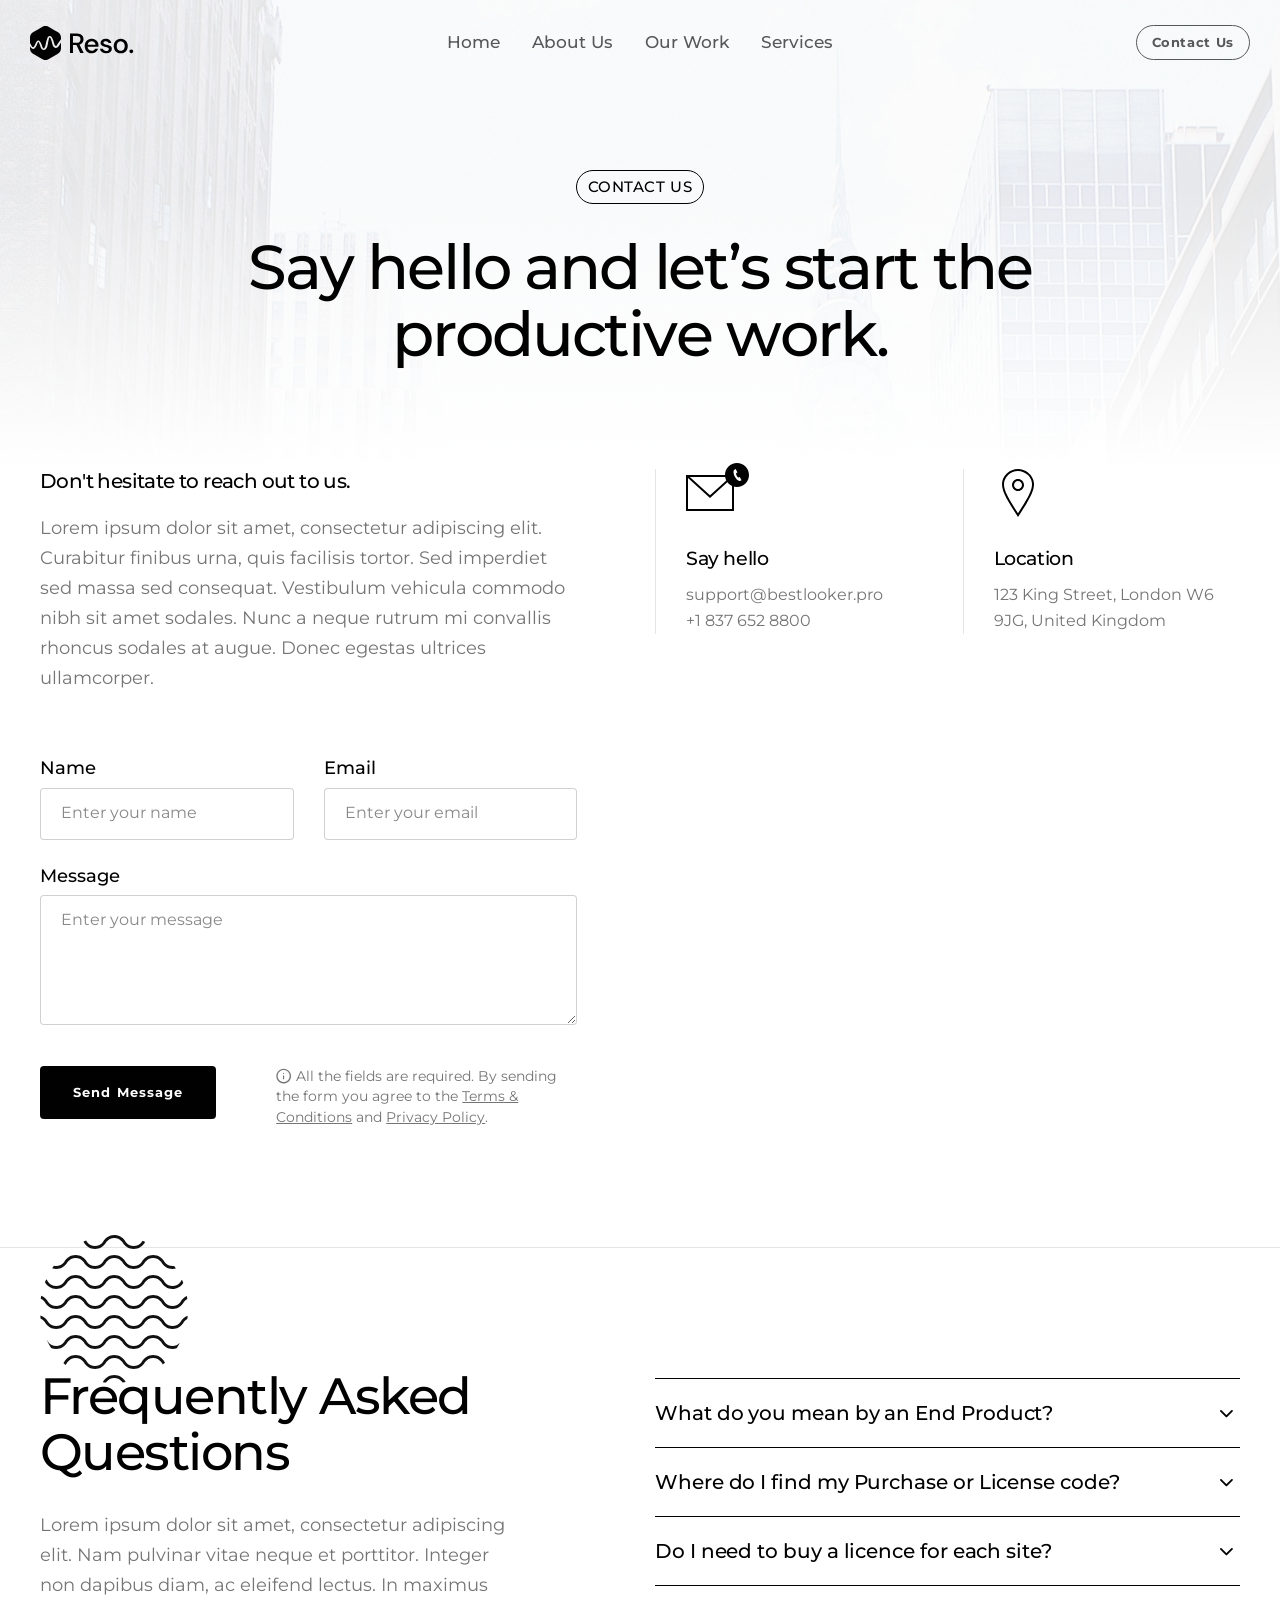
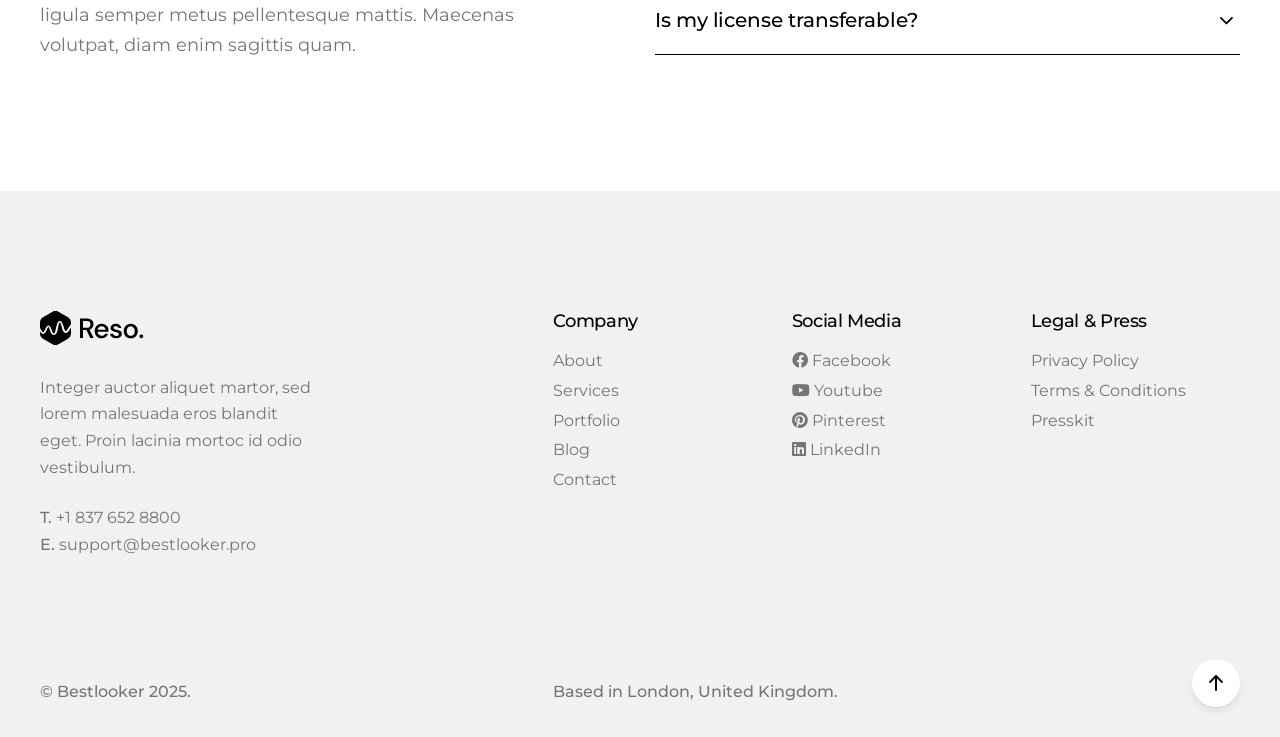
<file: contact.html>
<!DOCTYPE html>
<!-- Change the value of lang="en" attribute if your website's language is not English.
You can find the code of your language here - https://www.w3schools.com/tags/ref_language_codes.asp -->
<html lang="en">
    <head>
        
        <title>Resonance &mdash; One & Multi Page Creative Template</title>
        <meta name="description" content="Resonance &mdash; One & Multi Page Creative Template">  
        <meta charset="utf-8">
        <meta name="author" content="https://themeforest.net/user/bestlooker/portfolio">
        <meta name="viewport" content="width=device-width, initial-scale=1.0" />
        
        <!-- Favicon -->
        <link rel="icon" href="images/favicon.png" type="image/png" sizes="any">
        <link rel="icon" href="images/favicon.svg" type="image/svg+xml">         

        <!-- CSS -->
        <link rel="stylesheet" href="css/bootstrap.min.css">
        <link rel="stylesheet" href="css/style.css">
        <link rel="stylesheet" href="css/style-responsive.css">
        <link rel="stylesheet" href="css/vertical-rhythm.min.css">
        <link rel="stylesheet" href="css/magnific-popup.css">
        <link rel="stylesheet" href="css/owl.carousel.css">
        <link rel="stylesheet" href="css/splitting.css">
        <link rel="stylesheet" href="css/YTPlayer.css">
        <link rel="stylesheet" href="css/demo-main/demo-main.css">
        
        <!-- Google Fonts -->
        <link rel="preconnect" href="https://fonts.googleapis.com">
        <link rel="preconnect" href="https://fonts.gstatic.com" crossorigin>
        <link href="https://fonts.googleapis.com/css2?family=Montserrat:ital,wght@0,100..900;1,100..900&display=swap" rel="stylesheet">  

    </head>
    <body class="appear-animate">
        
        

        
        
        <!-- Page Wrap -->
        <div class="page" id="top">
            
            <!-- Navigation Panel -->
            <nav class="main-nav transparent stick-fixed wow-menubar">
                <div class="main-nav-sub full-wrapper">
                    
                    <!-- Logo  (* Add your text or image to the link tag. Use SVG or PNG image format. 
                    If you use a PNG logo image, the image resolution must be equal 200% of the visible logo
                    image size for support of retina screens. See details in the template documentation. *) -->
                    <div class="nav-logo-wrap local-scroll">
                        <a href="index.html" class="logo">
                            <img src="images/logo-dark.svg" alt="Your Company Logo" width="105" height="34" />
                        </a>
                    </div>
                    
                    <!-- Mobile Menu Button -->
                    <div class="mobile-nav" role="button" tabindex="0">
                        <i class="mobile-nav-icon"></i>
                        <span class="visually-hidden">Menu</span>
                    </div>
                    
                    <!-- Main Menu -->
                    <div class="inner-nav desktop-nav">
                        <ul class="clearlist local-scroll">
                            
                          
                            <li><a href="index.html">Home</a></li>
                            <li><a href="about.html">About Us</a></li>
                            <li><a href="portfolio.html">Our Work</a></li>
                            <li><a href="services.html">Services</a></li>
                             
                        </ul>
                        
                        <ul class="items-end clearlist">
                            
							
                             
                                                      
                            <li><a href="contact.html"><span class="btn btn-mod btn-border btn-small btn-circle">Contact Us</span></a></li>
                            
                        </ul>                        
                        
                    </div>
                    <!-- End Main Menu -->
                    
                </div>
            </nav>
            <!-- End Navigation Panel -->
            
            <main id="main">
            
                <!-- Header Section -->
                <section class="page-section pb-100 pb-sm-60 bg-gray-light-1 bg-light-alpha-90 parallax-5" style="background-image: url(images/full-width-images/page-title-bg-4.jpg)">
                    <div class="position-absolute top-0 bottom-0 start-0 end-0 bg-gradient-white"></div>
                    <div class="container position-relative pt-50">
                            
                        <!-- Section Content -->
                        <div class="text-center">
                            <div class="row">
                                
                                <!-- Page Title -->
                                <div class="col-md-8 offset-md-2">
                                    
                                    <h2 class="section-caption-border mb-30 mb-xs-20 wow fadeInUp" data-wow-duration="1.2s">
                                        Contact Us
                                    </h2>
                                        
                                    <h1 class="hs-title-1 mb-0">
                                        <span class="wow charsAnimIn" data-splitting="chars">Say hello and let’s start the productive work.</span>
                                    </h1>
                               
                               </div>
                               <!-- End Page Title -->
                                
                            </div>                            
                        </div>
                        <!-- End Section Content -->
                        
                    </div>
                </section>
                <!-- End Header Section -->
                
                
                <!-- Contact Section -->
                <section class="page-section pt-0" id="contact">
                    <div class="container position-relative wow fadeInUp">
                    
                        <div class="row mb-60 mb-sm-50">
                            
                            <div class="col-lg-6 mb-sm-50">
                                
                                <div class="pe-lg-5">                                    
                                    
                                    <h2 class="h5">Don't hesitate to reach out to us.</h2>
                                    
                                    <p class="text-gray mb-0">
                                        Lorem ipsum dolor sit amet, consectetur adipiscing elit. Curabitur finibus urna, quis facilisis tortor. Sed imperdiet sed massa sed consequat. Vestibulum vehicula commodo nibh sit amet sodales. Nunc a neque rutrum mi convallis rhoncus sodales at augue. Donec egestas ultrices ullamcorper.
                                    </p>
                                    
                                </div>
                                
                            </div>
                            
                            <div class="col-lg-6">
                                
                                <div class="row">
                                    
                                    <!-- Contact Item -->
                                    <div class="col-sm-6 mb-xs-30 d-flex align-items-stretch">
                                        <div class="alt-features-item border-left mt-0">
                                            <div class="alt-features-icon">
                                                <svg width="24" height="24" viewBox="0 0 24 24" fill="currentColor" aria-hidden="true" xmlns="http://www.w3.org/2000/svg" fill-rule="evenodd" clip-rule="evenodd">
                                                    <path d="M24 21h-24v-18h24v18zm-23-16.477v15.477h22v-15.477l-10.999 10-11.001-10zm21.089-.523h-20.176l10.088 9.171 10.088-9.171z"/>
                                                </svg>
                                                <div class="alt-features-icon-s">
                                                    <svg xmlns="http://www.w3.org/2000/svg" width="24" height="24" viewBox="0 0 24 24" fill="currentColor" aria-hidden="true">
                                                        <path d="M12 0c-6.627 0-12 5.373-12 12s5.373 12 12 12 12-5.373 12-12-5.373-12-12-12zm3.445 17.827c-3.684 1.684-9.401-9.43-5.8-11.308l1.053-.519 1.746 3.409-1.042.513c-1.095.587 1.185 5.04 2.305 4.497l1.032-.505 1.76 3.397-1.054.516z"/>
                                                    </svg>
                                                </div>
                                            </div>
                                            <h4 class="alt-features-title">Say hello</h4>
                                            <div class="alt-features-descr clearlinks">
                                                <div><a href="mailto:support@bestlooker.pro">support@bestlooker.pro</a></div>
                                                <div>+1 837 652 8800</div>
                                            </div>
                                        </div>
                                    </div>
                                    <!-- End Contact Item -->
                                    
                                    <!-- Contact Item -->
                                    <div class="col-sm-6 d-flex align-items-stretch">
                                        <div class="alt-features-item border-left mt-0">
                                            <div class="alt-features-icon">
                                                <svg width="24" height="24" viewBox="0 0 24 24" fill="currentColor" aria-hidden="true" xmlns="http://www.w3.org/2000/svg" fill-rule="evenodd" clip-rule="evenodd">
                                                    <path d="M12 10c-1.104 0-2-.896-2-2s.896-2 2-2 2 .896 2 2-.896 2-2 2m0-5c-1.657 0-3 1.343-3 3s1.343 3 3 3 3-1.343 3-3-1.343-3-3-3m-7 2.602c0-3.517 3.271-6.602 7-6.602s7 3.085 7 6.602c0 3.455-2.563 7.543-7 14.527-4.489-7.073-7-11.072-7-14.527m7-7.602c-4.198 0-8 3.403-8 7.602 0 4.198 3.469 9.21 8 16.398 4.531-7.188 8-12.2 8-16.398 0-4.199-3.801-7.602-8-7.602"/>
                                                </svg>
                                            </div>
                                            <h4 class="alt-features-title">Location</h4>
                                            <div class="alt-features-descr">
                                                123 King Street, London W6 9JG, United Kingdom 
                                            </div>
                                        </div>
                                    </div>
                                    <!-- End Contact Item -->
                                    
                                </div>
                                
                            </div>
                            
                        </div>
                        
                        <div class="row">
                            
                            <div class="col-md-6 mb-sm-50">
                                
                                <!-- Contact Form -->
                                <form class="form contact-form pe-lg-5" id="contact_form">
                                    
                                    <div class="row">
                                        <div class="col-lg-6">
                                            
                                            <!-- Name -->
                                            <div class="form-group">
                                                <label for="name">Name</label>
                                                <input type="text" name="name" id="name" class="input-lg round form-control" placeholder="Enter your name" pattern=".{3,100}" required aria-required="true">
                                            </div>
                                        </div>
                                        
                                        <div class="col-lg-6">
                                            
                                            <!-- Email -->
                                            <div class="form-group">
                                                <label for="email">Email</label>
                                                <input type="email" name="email" id="email" class="input-lg round form-control" placeholder="Enter your email" pattern=".{5,100}" required aria-required="true">
                                            </div>
                                            
                                        </div>
                                    </div>
                                    
                                    <!-- Message -->
                                    <div class="form-group">
                                        <label for="message">Message</label>
                                        <textarea name="message" id="message" class="input-lg round form-control" style="height: 130px;" placeholder="Enter your message"></textarea>
                                    </div>
                                    
                                    <div class="row">
                                        <div class="col-lg-5">
                                            
                                            <!-- Send Button -->
                                            <div class="pt-20">
                                                <button class="submit_btn btn btn-mod btn-large btn-round btn-hover-anim" id="submit_btn" aria-controls="result">
                                                    <span>Send Message</span>
                                                </button>
                                            </div>   
                                                                                     
                                        </div>
                                        
                                        <div class="col-lg-7">
                                            
                                            <!-- Inform Tip -->
                                            <div class="form-tip pt-20 pt-sm-0 mt-sm-20">
                                                <i class="icon-info size-16"></i>
                                                All the fields are required. By sending the form you agree to the <a href="#">Terms & Conditions</a> and <a href="#">Privacy Policy</a>.
                                            </div>
                                            
                                        </div>
                                    </div>
                                   
                                   <div id="result" role="region" aria-live="polite" aria-atomic="true"></div>
                                   
                                </form>
                                <!-- End Contact Form -->
                                
                            </div>
                            
                            <div class="col-md-6 d-flex align-items-stretch">
                                
                                <!-- Google Map -->
                                <div class="map-boxed">
                                    <iframe src="https://www.google.com/maps/embed?pb=!1m14!1m8!1m3!1d3071.5318265717196!2d-75.60465104752062!3d39.660249785873326!3m2!1i1024!2i768!4f13.1!3m3!1m2!1s0x89c703f3cdadbfdb%3A0x80d20252268fc006!2zMjQ1IFF1aWdsZXkgQmx2ZCBzdGUgaywgTmV3IENhc3RsZSwgREUgMTk3MjAsINCh0L_QvtC70YPRh9C10L3RliDQqNGC0LDRgtC4INCQ0LzQtdGA0LjQutC4!5e0!3m2!1suk!2sua!4v1662469609333!5m2!1suk!2sua" width="600" height="450" style="border:0;" allowfullscreen="" loading="lazy" referrerpolicy="no-referrer-when-downgrade"></iframe>
                                </div>
                                <!-- End Google Map -->
                                
                            </div>
                            
                        </div>                   
                    
                    </div>
                </section>
                <!-- End Contact Section -->
                
                
                <!-- Divider -->
                <hr class="mt-0 mb-0"/>
                <!-- End Divider -->
                
                
                <!-- FAQ Section -->
                <section class="page-section z-index-1">
                    <div class="container position-relative">
                        
                        <!-- Decorative Waves -->
                        <div class="position-relative">
                            <div class="decoration-21 d-none d-lg-block" data-rellax-y data-rellax-speed="0.75" data-rellax-percentage="0.5">
                                <img src="images/decoration-3.svg" alt="" />
                            </div>
                        </div>
                        <!-- End Decorative Waves -->
                        
                        <div class="row position-relative">
                                
                            <div class="col-md-6 col-lg-5 mb-md-50 mb-sm-30">                                                                        
                                
                                <h3 class="section-title mb-30">
                                    Frequently Asked Questions
                                </h3>
                                
                                <p class="text-gray mb-0">
                                    Lorem ipsum dolor sit amet, consectetur adipiscing elit. Nam pulvinar vitae neque et porttitor. Integer non dapibus diam, ac eleifend lectus. In maximus ligula semper metus pellentesque mattis. Maecenas  volutpat, diam enim sagittis quam. 
                                </p>
                                                                  
                            </div>
                            
                            <div class="col-md-6 offset-lg-1 pt-10 pt-sm-0">
                                 
                                <!-- Accordion -->
                                <dl class="toggle">
                                    
                                    <dt>
                                        <a href="#">What do you mean by an End Product?</a>
                                    </dt>
                                    <dd>
                                        Lorem ipsum dolor sit amet, consectetur adipiscing elit. Curabitur vehicula porttitor rutrum. Ut laoreet sodales rutrum. Ut eget tristique nibh. Cras mattis est eget lacus dignissim, non consectetur velit pellentesque. Ut sit amet placerat eros, id gravida arcu. Sed felis purus, tempor ac vestibulum nec, consectetur at purus. 
                                    </dd>
                                    
                                    <dt>
                                        <a href="#">Where do I find my Purchase or License code?</a>
                                    </dt>
                                    <dd>
                                        Lorem ipsum dolor sit amet, consectetur adipiscing elit. Curabitur vehicula porttitor rutrum. Ut laoreet sodales rutrum. Ut eget tristique nibh. Cras mattis est eget lacus dignissim, non consectetur velit pellentesque. Ut sit amet placerat eros, id gravida arcu. Sed felis purus, tempor ac vestibulum nec, consectetur at purus. 
                                    </dd>
                                    
                                    <dt>
                                        <a href="#">Do I need to buy a licence for each site?</a>
                                    </dt>
                                    <dd>
                                        Lorem ipsum dolor sit amet, consectetur adipiscing elit. Curabitur vehicula porttitor rutrum. Ut laoreet sodales rutrum. Ut eget tristique nibh. Cras mattis est eget lacus dignissim, non consectetur velit pellentesque. Ut sit amet placerat eros, id gravida arcu. Sed felis purus, tempor ac vestibulum nec, consectetur at purus. 
                                    </dd>
                                    
                                    <dt>
                                        <a href="#">Is my license transferable?</a>
                                    </dt>
                                    <dd>
                                        Lorem ipsum dolor sit amet, consectetur adipiscing elit. Curabitur vehicula porttitor rutrum. Ut laoreet sodales rutrum. Ut eget tristique nibh. Cras mattis est eget lacus dignissim, non consectetur velit pellentesque. Ut sit amet placerat eros, id gravida arcu. Sed felis purus, tempor ac vestibulum nec, consectetur at purus. 
                                    </dd>
                                    
                                </dl>
                                <!-- End Accordion -->
                                 
                            </div>
                            
                        </div>
                    
                    </div>                    
                </section>
                <!-- End FAQ Section -->
           
           </main>
            
            <!-- Footer -->
            <footer class="page-section footer bg-gray-light-1 pb-30">
                <div class="container">
                    
                    <div class="row pb-120 pb-sm-80 pb-xs-50">
                                                
                        <div class="col-md-4 col-lg-3 text-gray mb-sm-50">
                            
                            <div class="mb-30">
                                <img src="images/logo-dark.svg" width="105" height="34" alt="Your Company Logo" />
                            </div>
                            
                            <p>
                                Integer auctor aliquet martor, sed lorem malesuada eros blandit eget. Proin lacinia mortoc id odio vestibulum.
                            </p>
                            
                            <div class="clearlinks">                                
                                <strong>T.</strong> <a href="tel:+18376528800">+1 837 652 8800</a>
                            </div>
                            
                            <div class="clearlinks">
                                <strong>E.</strong> <a href="mailto:support@bestlooker.pro">support@bestlooker.pro</a>
                            </div>
                            
                        </div>
                        
                        <div class="col-md-7 offset-md-1 offset-lg-2">                            
                            <div class="row mt-n30">
                                
                                <!-- Footer Widget -->
                                <div class="col-sm-4 mt-30">
                                    
                                    <h3 class="fw-title">Company</h3>
                                    
                                    <ul class="fw-menu clearlist">                                        
                                        <li><a href="#">About</a></li>
                                        <li><a href="#">Services</a></li>
                                        <li><a href="#">Portfolio</a></li>
                                        <li><a href="#">Blog</a></li>
                                        <li><a href="#">Contact</a></li>
                                    </ul>
                                    
                                </div>
                                <!-- End Footer Widget -->
                                
                                <!-- Footer Widget -->
                                <div class="col-sm-4 mt-30">
                                    
                                    <h3 class="fw-title">Social Media</h3>
                                    
                                    <ul class="fw-menu clearlist">
                                        <li>
                                            <a href="#" rel="noopener nofollow" target="_blank">
                                                <i class="fa-facebook"></i>
                                                Facebook
                                            </a>
                                        </li>
                                        <li>
                                            <a href="#" rel="noopener nofollow" target="_blank">
                                                <i class="fa-youtube"></i>
                                                Youtube
                                            </a>
                                        </li>
                                        <li>
                                            <a href="#" rel="noopener nofollow" target="_blank">
                                                <i class="fa-pinterest"></i>
                                                Pinterest
                                            </a>
                                        </li>
                                        <li>
                                            <a href="#" rel="noopener nofollow" target="_blank">
                                                <i class="fa-linkedin"></i>
                                                LinkedIn
                                            </a>
                                        </li>
                                    </ul>
                                    
                                </div>
                                <!-- End Footer Widget -->
                                
                                <!-- Footer Widget -->
                                <div class="col-sm-4 mt-30">
                                    
                                    <h3 class="fw-title">Legal & Press</h3>
                                    
                                    <ul class="fw-menu clearlist">                                     
                                        <li><a href="#">Privacy Policy</a></li>
                                        <li><a href="#">Terms & Conditions</a></li>
                                        <li><a href="#">Presskit</a></li>
                                    </ul>
                                    
                                </div>
                                <!-- End Footer Widget -->                                
                                
                            </div>                            
                        </div>
                        
                    </div>
                    
                    <!-- Footer Text -->
                    <div class="row text-gray">
                        
                        <div class="col-md-4 col-lg-3">
                            <b>© Bestlooker 2025.</b>
                        </div>
                        
                        <div class="col-md-7 offset-md-1 offset-lg-2 clearfix">
                            
                            <b>Based in London, United Kingdom.</b>
                            
                            <!-- Back to Top Link -->
                            <div class="local-scroll float-end mt-n20 mt-sm-10">
                                <a href="#top" class="link-to-top">                                
                                    <i class="mi-arrow-up size-24"></i>
                                    <span class="visually-hidden">Scroll to top</span>
                                </a>
                            </div>
                            <!-- End Back to Top Link -->
                            
                        </div>
                        
                    </div>
                    <!-- End Footer Text --> 
                    
                 </div>                 
            </footer>
            <!-- End Footer -->
        
        </div>
        <!-- End Page Wrap -->      
        
        <!-- JS -->
        <script src="js/jquery.min.js"></script>
        <script src="js/bootstrap.bundle.min.js"></script>
        <script src="js/plugins.js"></script>
        <script src="js/jquery.ajaxchimp.min.js"></script>             
        <script src="js/contact-form.js"></script>        
        <script src="js/all.js"></script> 
        <!-- End JS -->       
        
    </body>
</html>
</file>
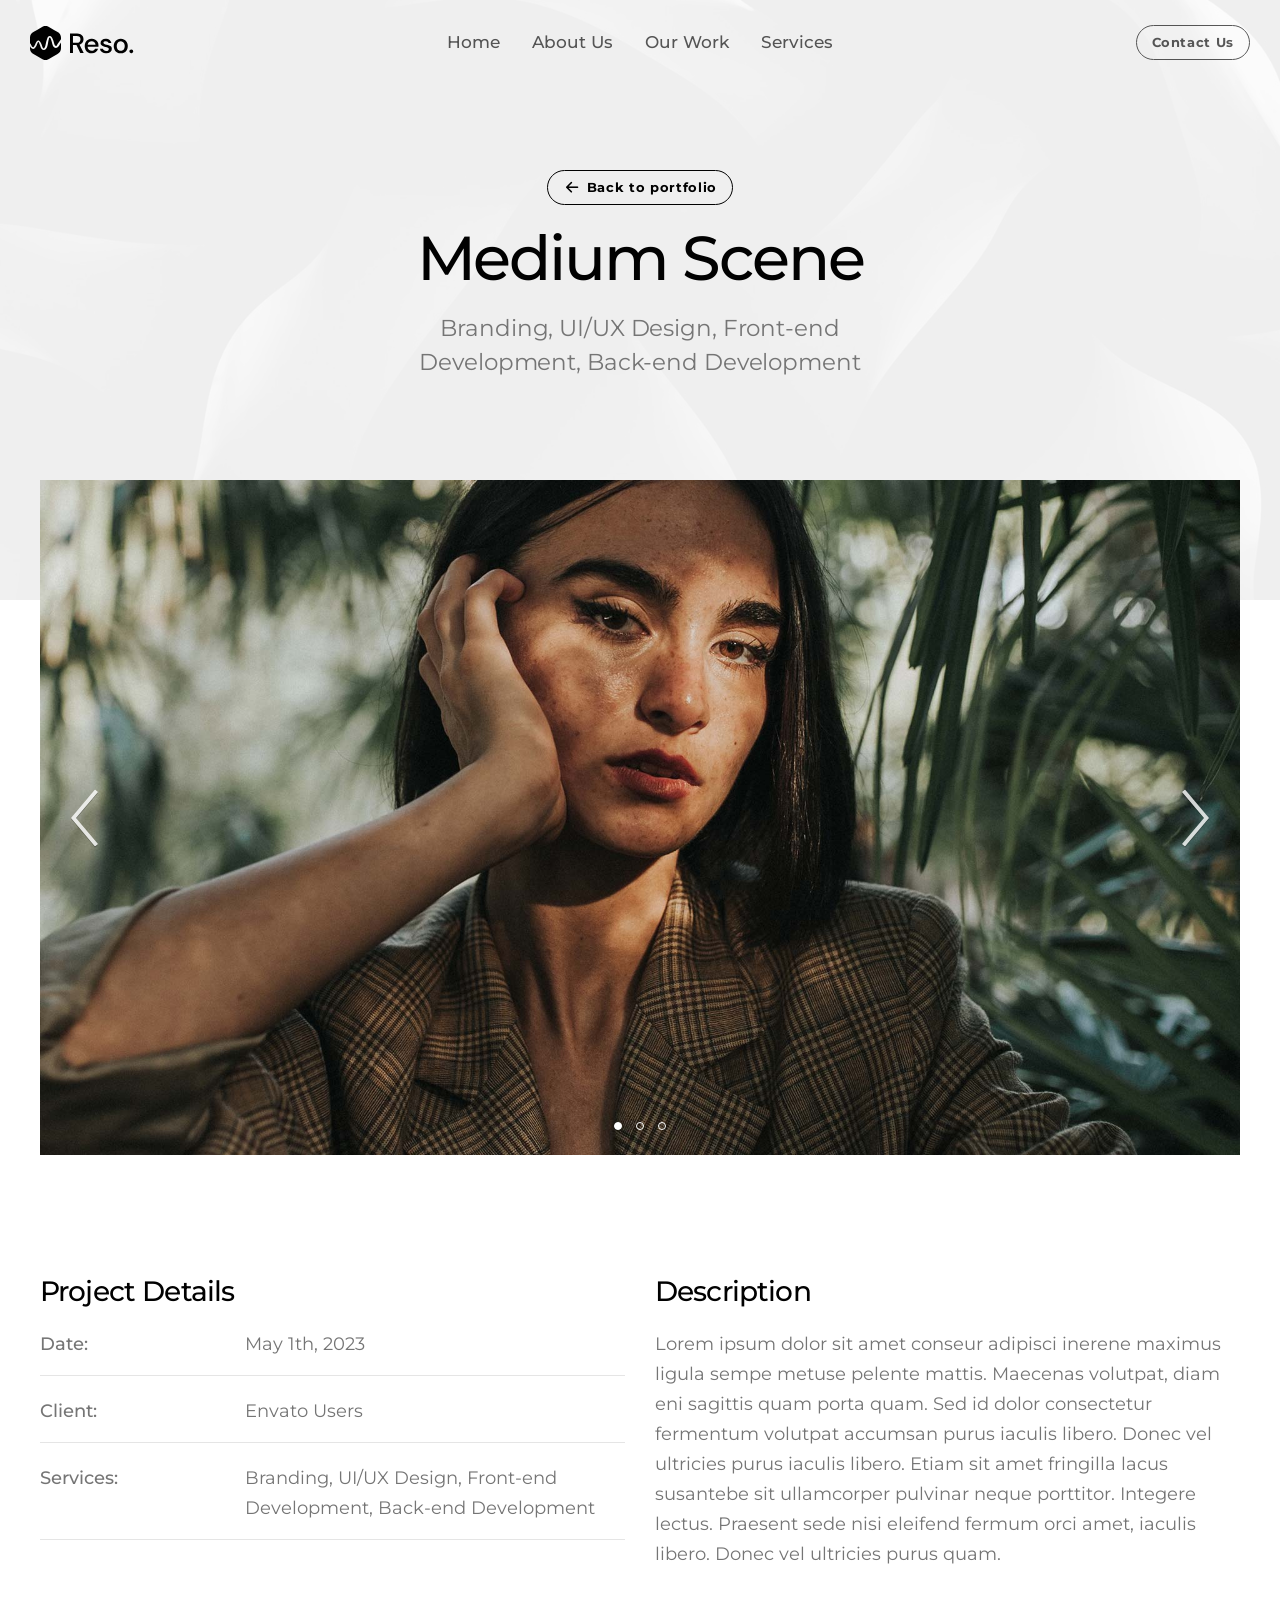
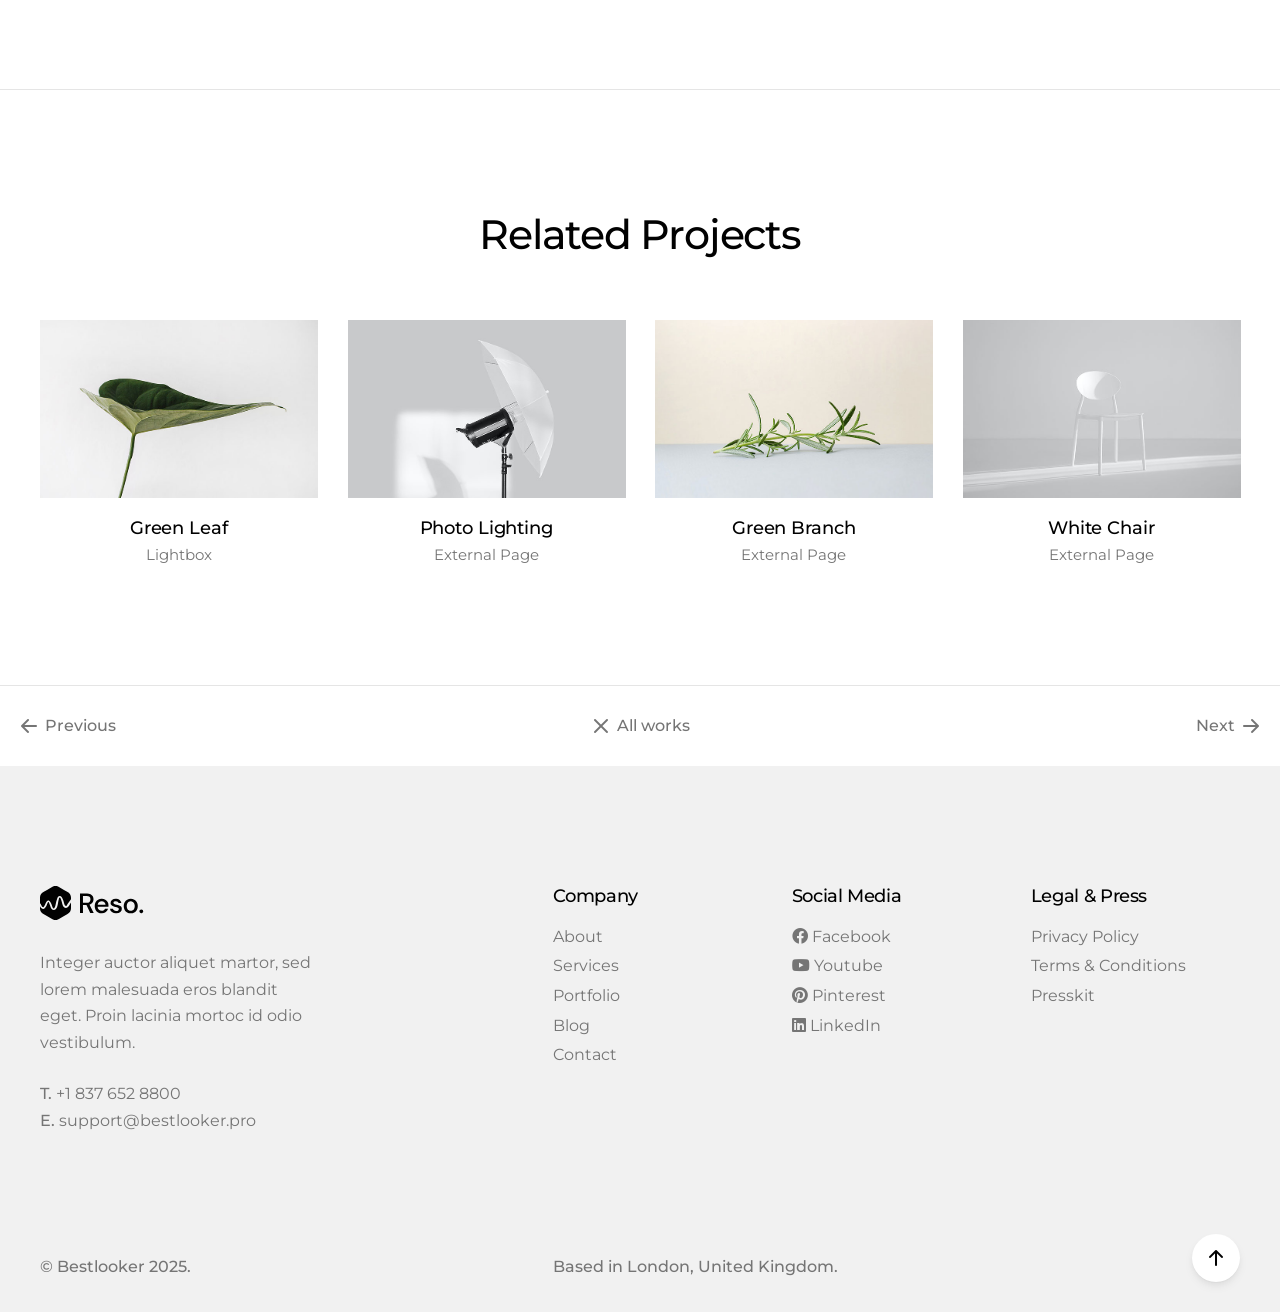
<file: portfolio-single.html>
<!DOCTYPE html>
<!-- Change the value of lang="en" attribute if your website's language is not English.
You can find the code of your language here - https://www.w3schools.com/tags/ref_language_codes.asp -->
<html lang="en">
    <head>
        
        <title>Resonance &mdash; One & Multi Page Creative Template</title>
        <meta name="description" content="Resonance &mdash; One & Multi Page Creative Template">  
        <meta charset="utf-8">
        <meta name="author" content="https://themeforest.net/user/bestlooker/portfolio">
        <meta name="viewport" content="width=device-width, initial-scale=1.0" />
        
        <!-- Favicon -->
        <link rel="icon" href="images/favicon.png" type="image/png" sizes="any">
        <link rel="icon" href="images/favicon.svg" type="image/svg+xml">         

        <!-- CSS -->
        <link rel="stylesheet" href="css/bootstrap.min.css">
        <link rel="stylesheet" href="css/style.css">
        <link rel="stylesheet" href="css/style-responsive.css">
        <link rel="stylesheet" href="css/vertical-rhythm.min.css">
        <link rel="stylesheet" href="css/magnific-popup.css">
        <link rel="stylesheet" href="css/owl.carousel.css">
        <link rel="stylesheet" href="css/splitting.css">
        <link rel="stylesheet" href="css/YTPlayer.css">
        <link rel="stylesheet" href="css/demo-main/demo-main.css">
        
        <!-- Google Fonts -->
        <link rel="preconnect" href="https://fonts.googleapis.com">
        <link rel="preconnect" href="https://fonts.gstatic.com" crossorigin>
        <link href="https://fonts.googleapis.com/css2?family=Montserrat:ital,wght@0,100..900;1,100..900&display=swap" rel="stylesheet">  

    </head>
    <body class="appear-animate">
        
        

        
        
        <!-- Page Wrap -->
        <div class="page" id="top">
            
            <!-- Navigation Panel -->
            <nav class="main-nav transparent stick-fixed wow-menubar">
                <div class="main-nav-sub full-wrapper">
                    
                    <!-- Logo  (* Add your text or image to the link tag. Use SVG or PNG image format. 
                    If you use a PNG logo image, the image resolution must be equal 200% of the visible logo
                    image size for support of retina screens. See details in the template documentation. *) -->
                    <div class="nav-logo-wrap local-scroll">
                        <a href="index.html" class="logo">
                            <img src="images/logo-dark.svg" alt="Your Company Logo" width="105" height="34" />
                        </a>
                    </div>
                    
                    <!-- Mobile Menu Button -->
                    <div class="mobile-nav" role="button" tabindex="0">
                        <i class="mobile-nav-icon"></i>
                        <span class="visually-hidden">Menu</span>
                    </div>
                    
                    <!-- Main Menu -->
                    <div class="inner-nav desktop-nav">
                        <ul class="clearlist local-scroll">
                            
                          
                            <li><a href="index.html">Home</a></li>
                            <li><a href="about.html">About Us</a></li>
                            <li><a href="portfolio.html">Our Work</a></li>
                            <li><a href="services.html">Services</a></li>
                             
                        </ul>
                        
                        <ul class="items-end clearlist">
                            
							
                             
                                                      
                            <li><a href="contact.html"><span class="btn btn-mod btn-border btn-small btn-circle">Contact Us</span></a></li>
                            
                        </ul>                        
                        
                    </div>
                    <!-- End Main Menu -->
                    
                </div>
            </nav>
            <!-- End Navigation Panel -->
            
            <main id="main">
            
                <!-- Header Section -->
                <section class="page-section pt-0 pb-0" id="home">
                    
                    <div class="page-section bg-gray-light-1 bg-light-alpha-90 parallax-5" style="background-image: url(images/full-width-images/section-bg-1.jpg)">
                        <div class="container position-relative pt-50 pb-100 pb-sm-20">
                            
                            <!-- Section Content -->
                            <div class="text-center">
                                <div class="row">
                                    
                                    <!-- Page Title -->
                                    <div class="col-md-8 offset-md-2">
                                        
                                        <div class="mb-20">
                                            <a href="#" class="btn btn-mod btn-small btn-border btn-circle" data-btn-animate="y"><i class="mi-arrow-left align-center size-18"></i> Back to portfolio</a>
                                        </div>
                                            
                                        <h1 class="hs-title-1 mb-20">
                                            <span class="wow charsAnimIn" data-splitting="chars">Medium Scene</span>
                                        </h1>
                                        
                                        <div class="row">
                                            <div class="col-md-10 offset-md-1 col-lg-8 offset-lg-2">
                                                <p class="section-descr mb-0 wow fadeIn" data-wow-delay="0.2s" data-wow-duration="1.2s">
                                                    Branding, UI/UX Design, Front-end Development, Back-end Development
                                                </p>
                                            </div>
                                        </div>
                                   
                                   </div>
                                   <!-- End Page Title -->
                                    
                                </div>                            
                            </div>
                            <!-- End Section Content -->
                            
                        </div>
                    </div>
                    
                    <div class="page-section pt-0">
                        <div class="container">
                            
                            <div class="mt-n120 mt-sm-n60 overflow-hidden">
                                <!-- Work Gallery -->
                                <div class="work-full-media bg-white mb-0">
                                    <div class="clearlist work-full-slider owl-carousel light-content">
                                        <div>
                                            <img src="images/full-width-images/section-bg-12.jpg" alt="Image Description" class="wow scaleOutIn" data-wow-duration="1.2s" data-wow-offset="0" />
                                        </div>
                                        <div>
                                            <img class="lazyOwl" src="images/placeholder.png" data-src="images/full-width-images/section-bg-3.jpg" alt="Image Description" />
                                        </div>
                                        <div>
                                            <img class="lazyOwl" src="images/placeholder.png" data-src="images/full-width-images/section-bg-5.jpg" alt="Image Description" />
                                        </div>
                                    </div>
                                </div>
                                <!-- End Work Gallery -->
                            </div>
                            
                        </div>
                    </div>             
                
                </section>
                <!-- End Header Section -->
                
                
                <!-- Section -->
                <section class="page-section pt-0">
                    <div class="container relative">
                        
                        <div class="row">
                            
                            <!-- Project Details -->
                            <div class="col-md-6 mb-sm-40">
                               
                               <h2 class="h3 mb-20">Project Details</h2>                               
                               
                               <div class="row text-gray">
                                   <div class="col-sm-4">
                                       <b>Date:</b>
                                   </div>
                                   <div class="col-sm-8">
                                       May 1th, 2023
                                   </div>
                               </div>
                               
                               <hr class="mb-20" />
                               
                               <div class="row text-gray">
                                   <div class="col-sm-4">
                                       <b>Client:</b>
                                   </div>
                                   <div class="col-sm-8">
                                       Envato Users
                                   </div>
                               </div>                               
                               
                               <hr class="mb-20" />
                               
                               <div class="row text-gray">
                                   <div class="col-sm-4">
                                       <b>Services:</b>
                                   </div>
                                   <div class="col-sm-8">
                                       Branding, UI/UX Design, Front-end Development, Back-end Development
                                   </div>
                               </div>
                               
                               <hr class="mb-20" />
                            
                            </div>
                            <!-- End Project Details -->
                            
                            <!-- Project Description -->
                            <div class="col-md-6">
                               
                               <h2 class="h3 mb-20">Description</h2>
                               
                               <p class="text-gray mb-0">
                                   Lorem ipsum dolor sit amet conseur adipisci inerene maximus ligula sempe metuse pelente mattis. Maecenas volutpat, diam eni sagittis quam porta quam. Sed id dolor consectetur fermentum volutpat accumsan purus iaculis libero. Donec vel ultricies purus iaculis libero.
                                   Etiam sit amet fringilla lacus susantebe sit ullamcorper pulvinar neque porttitor. Integere lectus. Praesent sede nisi eleifend fermum orci amet, iaculis libero. Donec vel ultricies purus quam.
                               </p>
                               
                            </div>
                            <!-- End Project Description -->
                           
                        </div>                        
                        
                    </div>
                </section>
                <!-- End Section -->
                
                
                <!-- Divider -->
                <hr class="mt-0 mb-0" />
                <!-- End Divider -->
                
                
                <!-- Section -->
                <section class="page-section">
                    <div class="container relative">
                        
                        <div class="text-center mb-60 mb-sm-40">
                            <h2 class="section-title-small">Related Projects</h2>
                        </div>
                        
                        <!-- Works Grid -->
                        <ul class="works-grid work-grid-4 work-grid-gut hover-white work-grid-hover-alt">
                            
                            <!-- Work Item (External Page) -->
                            <li class="work-item">
                                <a href="main-portfolio-single-1.html" class="work-ext-link">
                                    <div class="work-img">
                                        <div class="work-img-bg wow-p scalexIn"></div>
                                        <img src="images/portfolio/projects-1.jpg" alt="Work Description" class="wow-p fadeIn" data-wow-delay="1s" />
                                    </div>
                                    <div class="work-intro">
                                        <h3 class="work-title">Green Leaf</h3>
                                        <div class="work-descr">
                                            Lightbox 
                                        </div>
                                    </div>
                                </a>
                            </li>
                            <!-- End Work Item -->
                            
                            <!-- Work Item (External Page) -->
                            <li class="work-item">
                                <a href="main-portfolio-single-1.html" class="work-ext-link">
                                    <div class="work-img">
                                        <div class="work-img-bg wow-p scalexIn"></div>
                                        <img src="images/portfolio/projects-2.jpg" alt="Work Description" class="wow-p fadeIn" data-wow-delay="1s" />
                                    </div>
                                    <div class="work-intro">
                                        <h3 class="work-title">Photo Lighting</h3>
                                        <div class="work-descr">
                                            External Page
                                        </div>
                                    </div>
                                </a>
                            </li>
                            <!-- End Work Item -->
                            
                            <!-- Work Item (External Page) -->
                            <li class="work-item">
                                <a href="main-portfolio-single-1.html" class="work-ext-link">
                                    <div class="work-img">
                                        <div class="work-img-bg wow-p scalexIn"></div>
                                        <img src="images/portfolio/projects-3.jpg" alt="Work Description" class="wow-p fadeIn" data-wow-delay="1s" />
                                    </div>
                                    <div class="work-intro">
                                        <h3 class="work-title">Green Branch</h3>
                                        <div class="work-descr">
                                            External Page
                                        </div>
                                    </div>
                                </a>
                            </li>
                            <!-- End Work Item -->
                            
                            <!-- Work Item (External Page) -->
                            <li class="work-item">
                                <a href="main-portfolio-single-1.html" class="work-ext-link">
                                    <div class="work-img">
                                        <div class="work-img-bg wow-p scalexIn"></div>
                                        <img src="images/portfolio/projects-4.jpg" alt="Work Description" class="wow-p fadeIn" data-wow-delay="1s" />
                                    </div>
                                    <div class="work-intro">
                                        <h3 class="work-title">White Chair</h3>
                                        <div class="work-descr">
                                            External Page
                                        </div>
                                    </div>
                                </a>
                            </li>
                            <!-- End Work Item -->                           
                                             
                        </ul>
                        <!-- End Works Grid -->
                                                
                    </div>
                </section>
                <!-- End Section -->
                
                
                <!-- Divider -->
                <hr class="mt-0 mb-0"/>
                <!-- End Divider -->
                
                
                <!-- Work Navigation -->
                <div class="work-navigation clearfix">
                    <a href="main-portfolio-single-2.html" class="work-prev"><span><i class="mi-arrow-left size-24 align-middle"></i> Previous</span></a>
                    <a href="#" class="work-all"><span><i class="mi-close size-24 align-middle"></i> All works</span></a>
                    <a href="main-portfolio-single-1.html" class="work-next"><span>Next <i class="mi-arrow-right size-24 align-middle"></i></span></a>
                </div>
                <!-- End Work Navigation -->
           
           </main>
            
            <!-- Footer -->
            <footer class="page-section footer bg-gray-light-1 pb-30">
                <div class="container">
                    
                    <div class="row pb-120 pb-sm-80 pb-xs-50">
                                                
                        <div class="col-md-4 col-lg-3 text-gray mb-sm-50">
                            
                            <div class="mb-30">
                                <img src="images/logo-dark.svg" width="105" height="34" alt="Your Company Logo" />
                            </div>
                            
                            <p>
                                Integer auctor aliquet martor, sed lorem malesuada eros blandit eget. Proin lacinia mortoc id odio vestibulum.
                            </p>
                            
                            <div class="clearlinks">                                
                                <strong>T.</strong> <a href="tel:+18376528800">+1 837 652 8800</a>
                            </div>
                            
                            <div class="clearlinks">
                                <strong>E.</strong> <a href="mailto:support@bestlooker.pro">support@bestlooker.pro</a>
                            </div>
                            
                        </div>
                        
                        <div class="col-md-7 offset-md-1 offset-lg-2">                            
                            <div class="row mt-n30">
                                
                                <!-- Footer Widget -->
                                <div class="col-sm-4 mt-30">
                                    
                                    <h3 class="fw-title">Company</h3>
                                    
                                    <ul class="fw-menu clearlist">                                        
                                        <li><a href="#">About</a></li>
                                        <li><a href="#">Services</a></li>
                                        <li><a href="#">Portfolio</a></li>
                                        <li><a href="#">Blog</a></li>
                                        <li><a href="#">Contact</a></li>
                                    </ul>
                                    
                                </div>
                                <!-- End Footer Widget -->
                                
                                <!-- Footer Widget -->
                                <div class="col-sm-4 mt-30">
                                    
                                    <h3 class="fw-title">Social Media</h3>
                                    
                                    <ul class="fw-menu clearlist">
                                        <li>
                                            <a href="#" rel="noopener nofollow" target="_blank">
                                                <i class="fa-facebook"></i>
                                                Facebook
                                            </a>
                                        </li>
                                        <li>
                                            <a href="#" rel="noopener nofollow" target="_blank">
                                                <i class="fa-youtube"></i>
                                                Youtube
                                            </a>
                                        </li>
                                        <li>
                                            <a href="#" rel="noopener nofollow" target="_blank">
                                                <i class="fa-pinterest"></i>
                                                Pinterest
                                            </a>
                                        </li>
                                        <li>
                                            <a href="#" rel="noopener nofollow" target="_blank">
                                                <i class="fa-linkedin"></i>
                                                LinkedIn
                                            </a>
                                        </li>
                                    </ul>
                                    
                                </div>
                                <!-- End Footer Widget -->
                                
                                <!-- Footer Widget -->
                                <div class="col-sm-4 mt-30">
                                    
                                    <h3 class="fw-title">Legal & Press</h3>
                                    
                                    <ul class="fw-menu clearlist">                                     
                                        <li><a href="#">Privacy Policy</a></li>
                                        <li><a href="#">Terms & Conditions</a></li>
                                        <li><a href="#">Presskit</a></li>
                                    </ul>
                                    
                                </div>
                                <!-- End Footer Widget -->                                
                                
                            </div>                            
                        </div>
                        
                    </div>
                    
                    <!-- Footer Text -->
                    <div class="row text-gray">
                        
                        <div class="col-md-4 col-lg-3">
                            <b>© Bestlooker 2025.</b>
                        </div>
                        
                        <div class="col-md-7 offset-md-1 offset-lg-2 clearfix">
                            
                            <b>Based in London, United Kingdom.</b>
                            
                            <!-- Back to Top Link -->
                            <div class="local-scroll float-end mt-n20 mt-sm-10">
                                <a href="#top" class="link-to-top">                                
                                    <i class="mi-arrow-up size-24"></i>
                                    <span class="visually-hidden">Scroll to top</span>
                                </a>
                            </div>
                            <!-- End Back to Top Link -->
                            
                        </div>
                        
                    </div>
                    <!-- End Footer Text --> 
                    
                 </div>                 
            </footer>
            <!-- End Footer -->
        
        </div>
        <!-- End Page Wrap -->      
        
        <!-- JS -->
        <script src="js/jquery.min.js"></script>
        <script src="js/bootstrap.bundle.min.js"></script>
        <script src="js/plugins.js"></script>
        <script src="js/jquery.ajaxchimp.min.js"></script>             
        <script src="js/contact-form.js"></script>        
        <script src="js/all.js"></script> 
        <!-- End JS -->       
        
    </body>
</html>
</file>
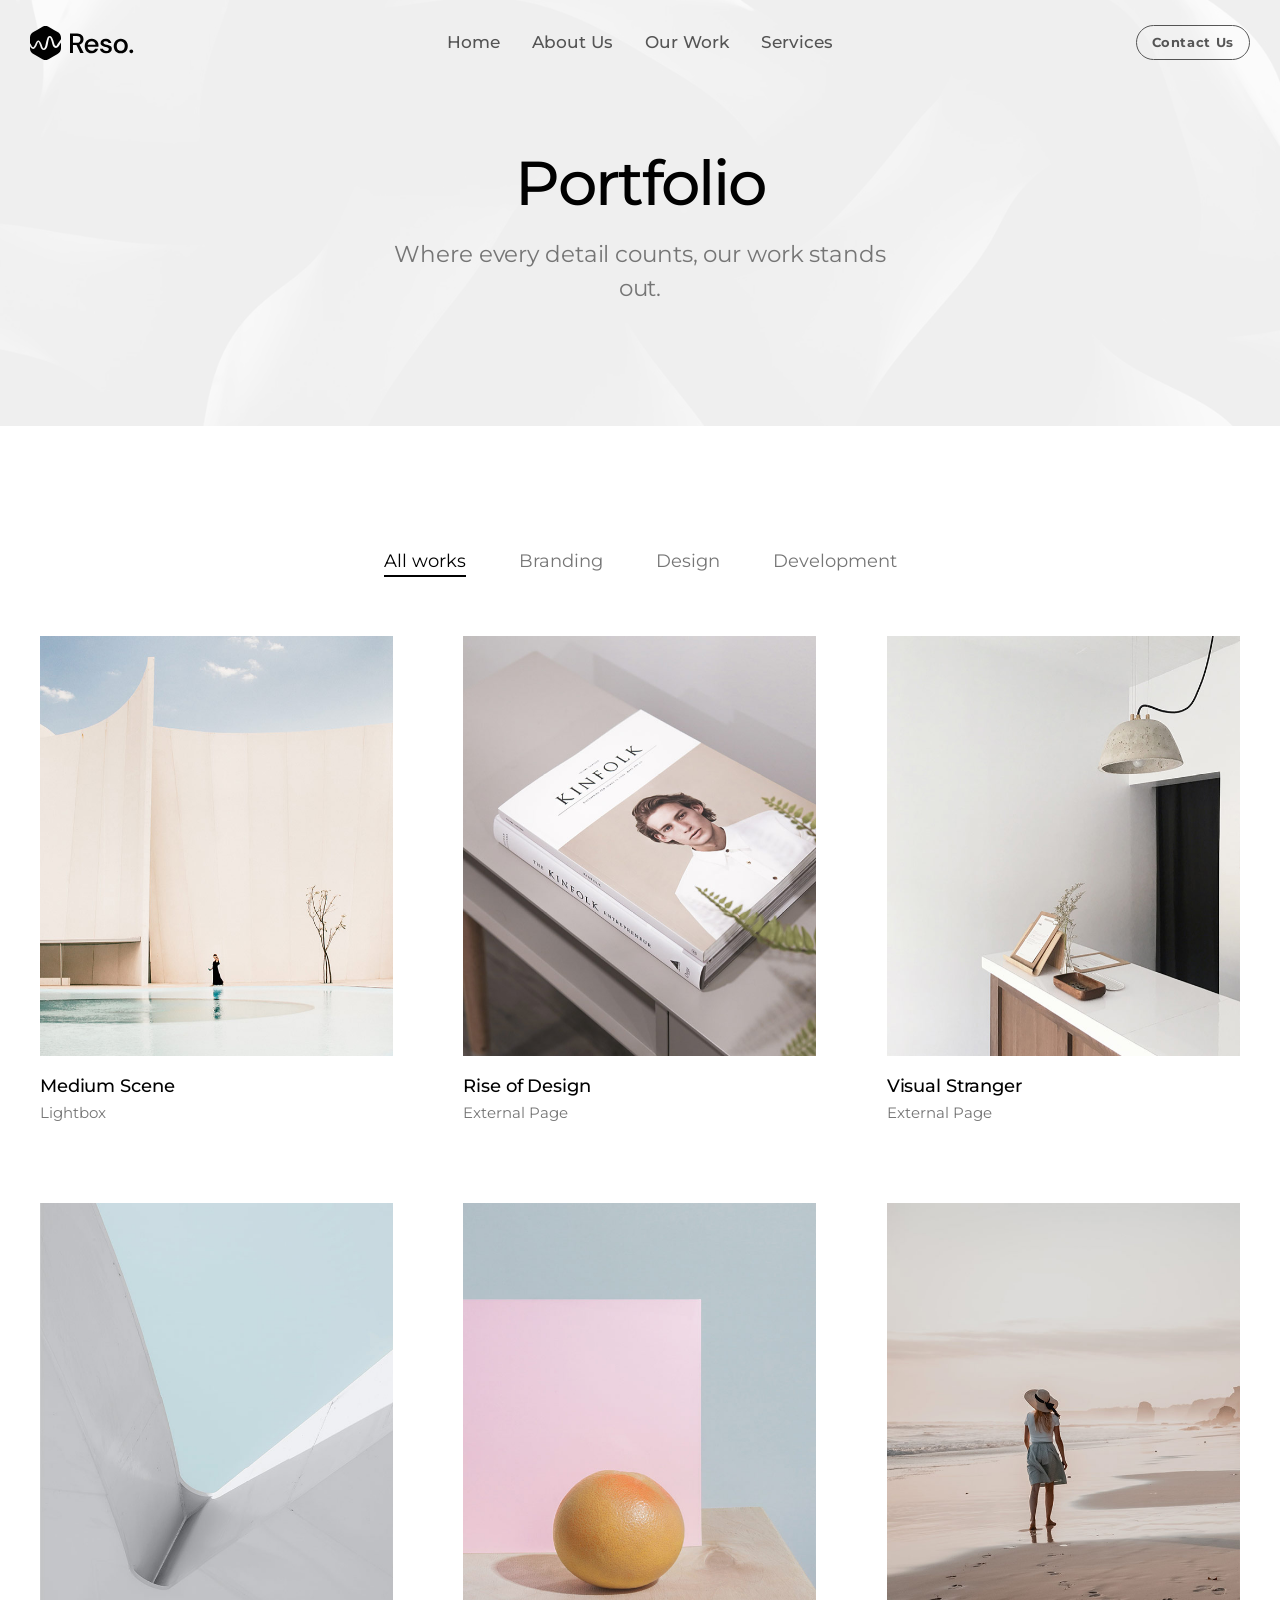
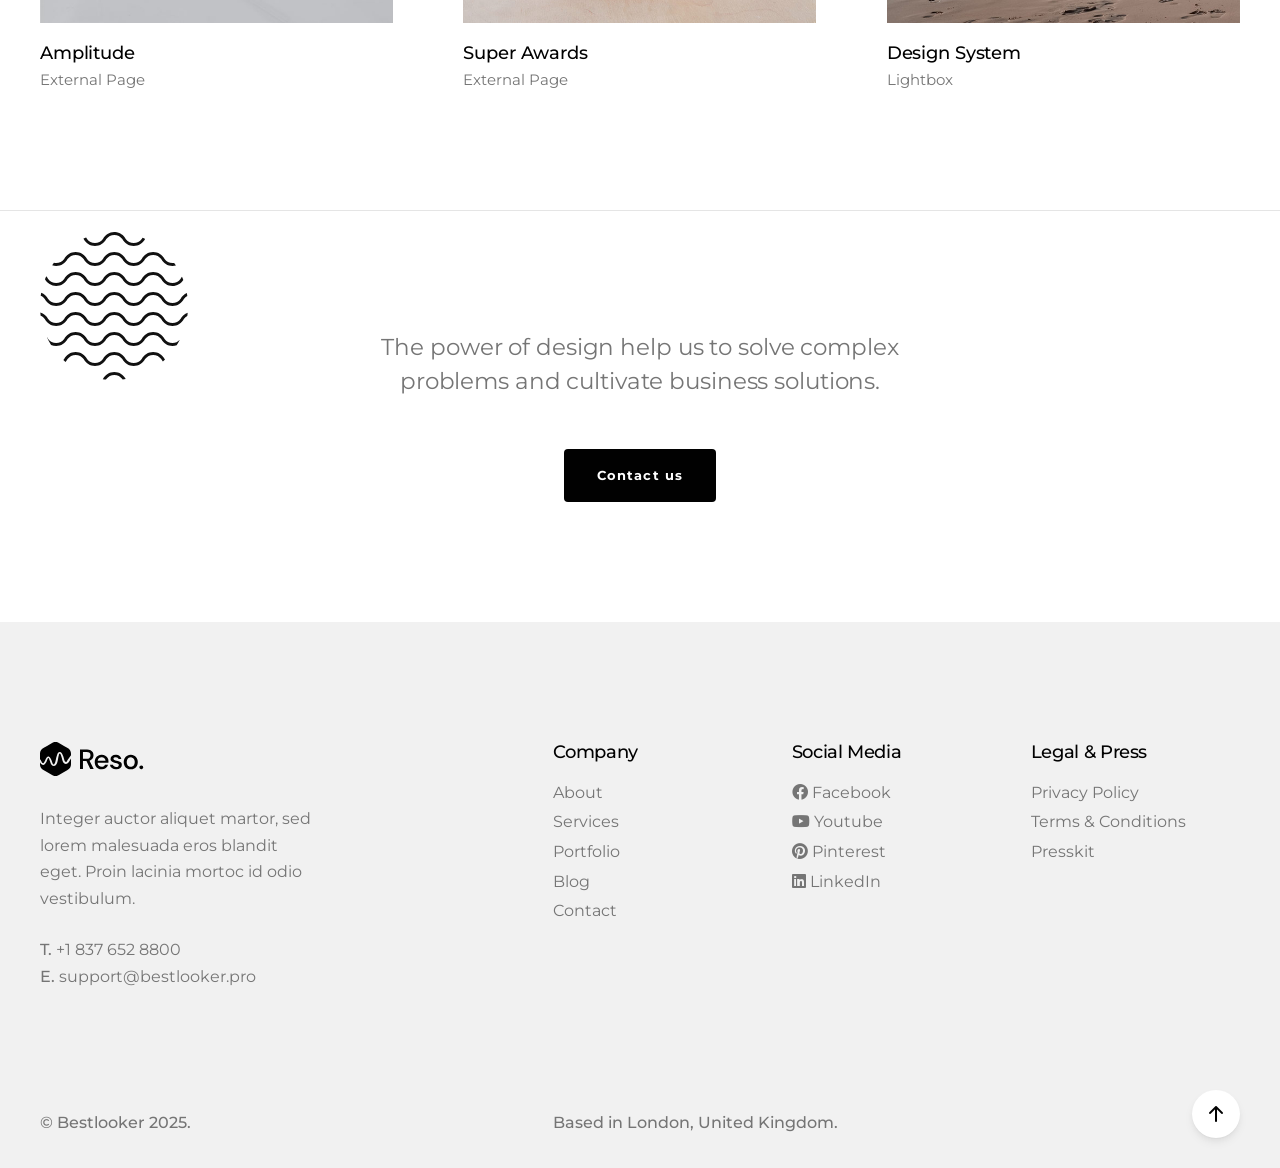
<file: portfolio.html>
<!DOCTYPE html>
<!-- Change the value of lang="en" attribute if your website's language is not English.
You can find the code of your language here - https://www.w3schools.com/tags/ref_language_codes.asp -->
<html lang="en">
    <head>
        
        <title>Resonance &mdash; One & Multi Page Creative Template</title>
        <meta name="description" content="Resonance &mdash; One & Multi Page Creative Template">  
        <meta charset="utf-8">
        <meta name="author" content="https://themeforest.net/user/bestlooker/portfolio">
        <meta name="viewport" content="width=device-width, initial-scale=1.0" />
        
        <!-- Favicon -->
        <link rel="icon" href="images/favicon.png" type="image/png" sizes="any">
        <link rel="icon" href="images/favicon.svg" type="image/svg+xml">         

        <!-- CSS -->
        <link rel="stylesheet" href="css/bootstrap.min.css">
        <link rel="stylesheet" href="css/style.css">
        <link rel="stylesheet" href="css/style-responsive.css">
        <link rel="stylesheet" href="css/vertical-rhythm.min.css">
        <link rel="stylesheet" href="css/magnific-popup.css">
        <link rel="stylesheet" href="css/owl.carousel.css">
        <link rel="stylesheet" href="css/splitting.css">
        <link rel="stylesheet" href="css/YTPlayer.css">
        <link rel="stylesheet" href="css/demo-main/demo-main.css">
        
        <!-- Google Fonts -->
        <link rel="preconnect" href="https://fonts.googleapis.com">
        <link rel="preconnect" href="https://fonts.gstatic.com" crossorigin>
        <link href="https://fonts.googleapis.com/css2?family=Montserrat:ital,wght@0,100..900;1,100..900&display=swap" rel="stylesheet">  

    </head>
    <body class="appear-animate">
        
        

        
        
        <!-- Page Wrap -->
        <div class="page" id="top">
            
            <!-- Navigation Panel -->
            <nav class="main-nav transparent stick-fixed wow-menubar">
                <div class="main-nav-sub full-wrapper">
                    
                    <!-- Logo  (* Add your text or image to the link tag. Use SVG or PNG image format. 
                    If you use a PNG logo image, the image resolution must be equal 200% of the visible logo
                    image size for support of retina screens. See details in the template documentation. *) -->
                    <div class="nav-logo-wrap local-scroll">
                        <a href="index.html" class="logo">
                            <img src="images/logo-dark.svg" alt="Your Company Logo" width="105" height="34" />
                        </a>
                    </div>
                    
                    <!-- Mobile Menu Button -->
                    <div class="mobile-nav" role="button" tabindex="0">
                        <i class="mobile-nav-icon"></i>
                        <span class="visually-hidden">Menu</span>
                    </div>
                    
                     <!-- Main Menu -->
                    <div class="inner-nav desktop-nav">
                        <ul class="clearlist local-scroll">
                            
                          
                            <li><a href="index.html">Home</a></li>
                            <li><a href="about.html">About Us</a></li>
                            <li><a href="portfolio.html">Our Work</a></li>
                            <li><a href="services.html">Services</a></li>
                             
                        </ul>
                        
                        <ul class="items-end clearlist">
                            
							
                             
                                                      
                            <li><a href="contact.html"><span class="btn btn-mod btn-border btn-small btn-circle">Contact Us</span></a></li>
                            
                        </ul>                        
                        
                    </div>
                    <!-- End Main Menu -->
                    
                </div>
            </nav>
            <!-- End Navigation Panel -->
            
            <main id="main">
            
                <!-- Header Section -->
                <section class="page-section bg-gray-light-1 bg-light-alpha-90 parallax-5" style="background-image: url(images/full-width-images/section-bg-1.jpg)" id="home">
                    <div class="container position-relative pt-30 pt-sm-50">
                            
                        <!-- Section Content -->
                        <div class="text-center">
                            <div class="row">
                                
                                <!-- Page Title -->
                                <div class="col-md-8 offset-md-2">
                                        
                                    <h1 class="hs-title-1 mb-20">
                                        <span class="wow charsAnimIn" data-splitting="chars">Portfolio</span>
                                    </h1>
                                    
                                    <div class="row">
                                        <div class="col-md-10 offset-md-1 col-lg-8 offset-lg-2">
                                            <p class="section-descr mb-0 wow fadeIn" data-wow-delay="0.2s" data-wow-duration="1.2s">
                                                Where every detail counts, our work stands out.
                                            </p>
                                        </div>
                                    </div>
                               
                               </div>
                               <!-- End Page Title -->
                                
                            </div>                            
                        </div>
                        <!-- End Section Content -->
                            
                    </div>              
                </section>
                <!-- End Header Section -->
                
                
                <!-- Portfolio Section -->
                <section class="page-section" id="portfolio">
                    <div class="container">
                        
                        <!-- Works Filter -->                    
                        <div class="works-filter text-center mb-60 mb-sm-40 z-index-1">
                            <a href="#" class="filter active" role="button" aria-pressed="true" data-filter="*">All works</a>
                            <a href="#branding" class="filter" role="button" aria-pressed="false" data-filter=".branding">Branding</a>
                            <a href="#design" class="filter" role="button" aria-pressed="false" data-filter=".design">Design</a>
                            <a href="#development" class="filter" role="button" aria-pressed="false" data-filter=".development">Development</a>
                        </div>                                
                        <!-- End Works Filter -->                       
                        
                        <!-- Works Grid -->
                        <ul class="works-grid work-grid-3 work-grid-gut-lg masonry" id="work-grid">
                            
                            <!-- Work Item (Lightbox) -->
                            <li class="work-item mix development">
                                <a href="images/portfolio/masonry/full-project-1.jpg" class="work-lightbox-link mfp-image">
                                    <div class="work-img">
                                        <div class="work-img-bg wow-p scalexIn"></div>
                                        <img src="images/portfolio/masonry/projects-1.jpg" alt="Work Description" class="wow-p fadeIn" data-wow-delay="1s" />
                                    </div>
                                    <div class="work-intro text-start">
                                        <h3 class="work-title">Medium Scene</h3>
                                        <div class="work-descr">
                                            Lightbox 
                                        </div>
                                    </div>
                                </a>
                            </li>
                            <!-- End Work Item -->
                            
                            <!-- Work Item (External Page) -->
                            <li class="work-item mix branding design">
                                <a href="main-portfolio-single-1.html" class="work-ext-link">
                                    <div class="work-img">
                                        <div class="work-img-bg wow-p scalexIn"></div>
                                        <img src="images/portfolio/masonry/projects-2.jpg" alt="Work Description" class="wow-p fadeIn" data-wow-delay="1s" />
                                    </div>
                                    <div class="work-intro text-start">
                                        <h3 class="work-title">Rise of Design</h3>
                                        <div class="work-descr">
                                            External Page
                                        </div>
                                    </div>
                                </a>
                            </li>
                            <!-- End Work Item -->
                            
                            <!-- Work Item (External Page) -->
                            <li class="work-item mix branding">
                                <a href="main-portfolio-single-1.html" class="work-ext-link">
                                    <div class="work-img">
                                        <div class="work-img-bg wow-p scalexIn"></div>
                                        <img src="images/portfolio/masonry/projects-3.jpg" alt="Work Description" class="wow-p fadeIn" data-wow-delay="1s" />
                                    </div>
                                    <div class="work-intro text-start">
                                        <h3 class="work-title">Visual Stranger</h3>
                                        <div class="work-descr">
                                            External Page
                                        </div>
                                    </div>
                                </a>
                            </li>
                            <!-- End Work Item -->
                            
                            <!-- Work Item (External Page) -->
                            <li class="work-item mix design development">
                                <a href="main-portfolio-single-1.html" class="work-ext-link">
                                    <div class="work-img">
                                        <div class="work-img-bg wow-p scalexIn"></div>
                                        <img src="images/portfolio/masonry/projects-4.jpg" alt="Work Description" class="wow-p fadeIn" data-wow-delay="1s" />
                                    </div>
                                    <div class="work-intro text-start">
                                        <h3 class="work-title">Amplitude</h3>
                                        <div class="work-descr">
                                            External Page
                                        </div>
                                    </div>
                                </a>
                            </li>
                            <!-- End Work Item -->
                            
                            <!-- Work Item (External Page) -->
                            <li class="work-item mix design">
                                <a href="main-portfolio-single-1.html" class="work-ext-link">
                                    <div class="work-img">
                                        <div class="work-img-bg wow-p scalexIn"></div>
                                        <img src="images/portfolio/masonry/projects-5.jpg" alt="Work Description" class="wow-p fadeIn" data-wow-delay="1s" />
                                    </div>
                                    <div class="work-intro text-start">
                                        <h3 class="work-title">Super Awards</h3>
                                        <div class="work-descr">
                                            External Page
                                        </div>
                                    </div>
                                </a>
                            </li>
                            <!-- End Work Item -->
                            
                            <!-- Work Item (Lightbox) -->
                            <li class="work-item mix design branding">
                                <a href="images/portfolio/masonry/full-project-6.jpg" class="work-lightbox-link mfp-image">
                                    <div class="work-img">
                                        <div class="work-img-bg wow-p scalexIn"></div>
                                        <img src="images/portfolio/masonry/projects-6.jpg" alt="Work Description" class="wow-p fadeIn" data-wow-delay="1s" />
                                    </div>
                                    <div class="work-intro text-start">
                                        <h3 class="work-title">Design System</h3>
                                        <div class="work-descr">
                                            Lightbox
                                        </div>
                                    </div>
                                </a>
                            </li>
                            <!-- End Work Item -->
                            
                        </ul>
                        <!-- End Works Grid -->
                        
                    </div>
                </section>
                <!-- End Portfolio Section -->
                
                
                <!-- Divider -->
                <hr class="mt-0 mb-0"/>
                <!-- End Divider -->
                
                
                <!-- Call Action Section -->
                <section class="page-section">
                    <div class="container position-relative">
                        
                        <!-- Decorative Waves -->
                        <div class="position-relative">
                            <div class="decoration-21 d-none d-lg-block" data-rellax-y data-rellax-speed="0.7" data-rellax-percentage="0.5">
                                <img src="images/decoration-3.svg" alt="" />
                            </div>
                        </div>
                        <!-- End Decorative Waves -->
                        
                        <div class="row text-center wow fadeInUp">
                            <div class="col-md-8 offset-md-2 col-lg-6 offset-lg-3">
                                <p class="section-descr mb-50 mb-sm-30">
                                    The power of design help us to solve complex problems and cultivate business solutions.
                                </p>
                                <div class="local-scroll">
                                    <a href="#contact" class="btn btn-mod btn-large btn-round btn-hover-anim"><span>Contact us</span></a>
                                </div>
                            </div>                             
                        </div>
                        
                    </div>
                </section>
                <!-- End Call Action Section --> 
           
           </main>
            
            <!-- Footer -->
            <footer class="page-section footer bg-gray-light-1 pb-30">
                <div class="container">
                    
                    <div class="row pb-120 pb-sm-80 pb-xs-50">
                                                
                        <div class="col-md-4 col-lg-3 text-gray mb-sm-50">
                            
                            <div class="mb-30">
                                <img src="images/logo-dark.svg" width="105" height="34" alt="Your Company Logo" />
                            </div>
                            
                            <p>
                                Integer auctor aliquet martor, sed lorem malesuada eros blandit eget. Proin lacinia mortoc id odio vestibulum.
                            </p>
                            
                            <div class="clearlinks">                                
                                <strong>T.</strong> <a href="tel:+18376528800">+1 837 652 8800</a>
                            </div>
                            
                            <div class="clearlinks">
                                <strong>E.</strong> <a href="mailto:support@bestlooker.pro">support@bestlooker.pro</a>
                            </div>
                            
                        </div>
                        
                        <div class="col-md-7 offset-md-1 offset-lg-2">                            
                            <div class="row mt-n30">
                                
                                <!-- Footer Widget -->
                                <div class="col-sm-4 mt-30">
                                    
                                    <h3 class="fw-title">Company</h3>
                                    
                                    <ul class="fw-menu clearlist">                                        
                                        <li><a href="#">About</a></li>
                                        <li><a href="#">Services</a></li>
                                        <li><a href="#">Portfolio</a></li>
                                        <li><a href="#">Blog</a></li>
                                        <li><a href="#">Contact</a></li>
                                    </ul>
                                    
                                </div>
                                <!-- End Footer Widget -->
                                
                                <!-- Footer Widget -->
                                <div class="col-sm-4 mt-30">
                                    
                                    <h3 class="fw-title">Social Media</h3>
                                    
                                    <ul class="fw-menu clearlist">
                                        <li>
                                            <a href="#" rel="noopener nofollow" target="_blank">
                                                <i class="fa-facebook"></i>
                                                Facebook
                                            </a>
                                        </li>
                                        <li>
                                            <a href="#" rel="noopener nofollow" target="_blank">
                                                <i class="fa-youtube"></i>
                                                Youtube
                                            </a>
                                        </li>
                                        <li>
                                            <a href="#" rel="noopener nofollow" target="_blank">
                                                <i class="fa-pinterest"></i>
                                                Pinterest
                                            </a>
                                        </li>
                                        <li>
                                            <a href="#" rel="noopener nofollow" target="_blank">
                                                <i class="fa-linkedin"></i>
                                                LinkedIn
                                            </a>
                                        </li>
                                    </ul>
                                    
                                </div>
                                <!-- End Footer Widget -->
                                
                                <!-- Footer Widget -->
                                <div class="col-sm-4 mt-30">
                                    
                                    <h3 class="fw-title">Legal & Press</h3>
                                    
                                    <ul class="fw-menu clearlist">                                     
                                        <li><a href="#">Privacy Policy</a></li>
                                        <li><a href="#">Terms & Conditions</a></li>
                                        <li><a href="#">Presskit</a></li>
                                    </ul>
                                    
                                </div>
                                <!-- End Footer Widget -->                                
                                
                            </div>                            
                        </div>
                        
                    </div>
                    
                    <!-- Footer Text -->
                    <div class="row text-gray">
                        
                        <div class="col-md-4 col-lg-3">
                            <b>© Bestlooker 2025.</b>
                        </div>
                        
                        <div class="col-md-7 offset-md-1 offset-lg-2 clearfix">
                            
                            <b>Based in London, United Kingdom.</b>
                            
                            <!-- Back to Top Link -->
                            <div class="local-scroll float-end mt-n20 mt-sm-10">
                                <a href="#top" class="link-to-top">                                
                                    <i class="mi-arrow-up size-24"></i>
                                    <span class="visually-hidden">Scroll to top</span>
                                </a>
                            </div>
                            <!-- End Back to Top Link -->
                            
                        </div>
                        
                    </div>
                    <!-- End Footer Text --> 
                    
                 </div>                 
            </footer>
            <!-- End Footer -->
        
        </div>
        <!-- End Page Wrap -->      
        
        <!-- JS -->
        <script src="js/jquery.min.js"></script>
        <script src="js/bootstrap.bundle.min.js"></script>
        <script src="js/plugins.js"></script>
        <script src="js/jquery.ajaxchimp.min.js"></script>             
        <script src="js/contact-form.js"></script>        
        <script src="js/all.js"></script> 
        <!-- End JS -->       
        
    </body>
</html>
</file>
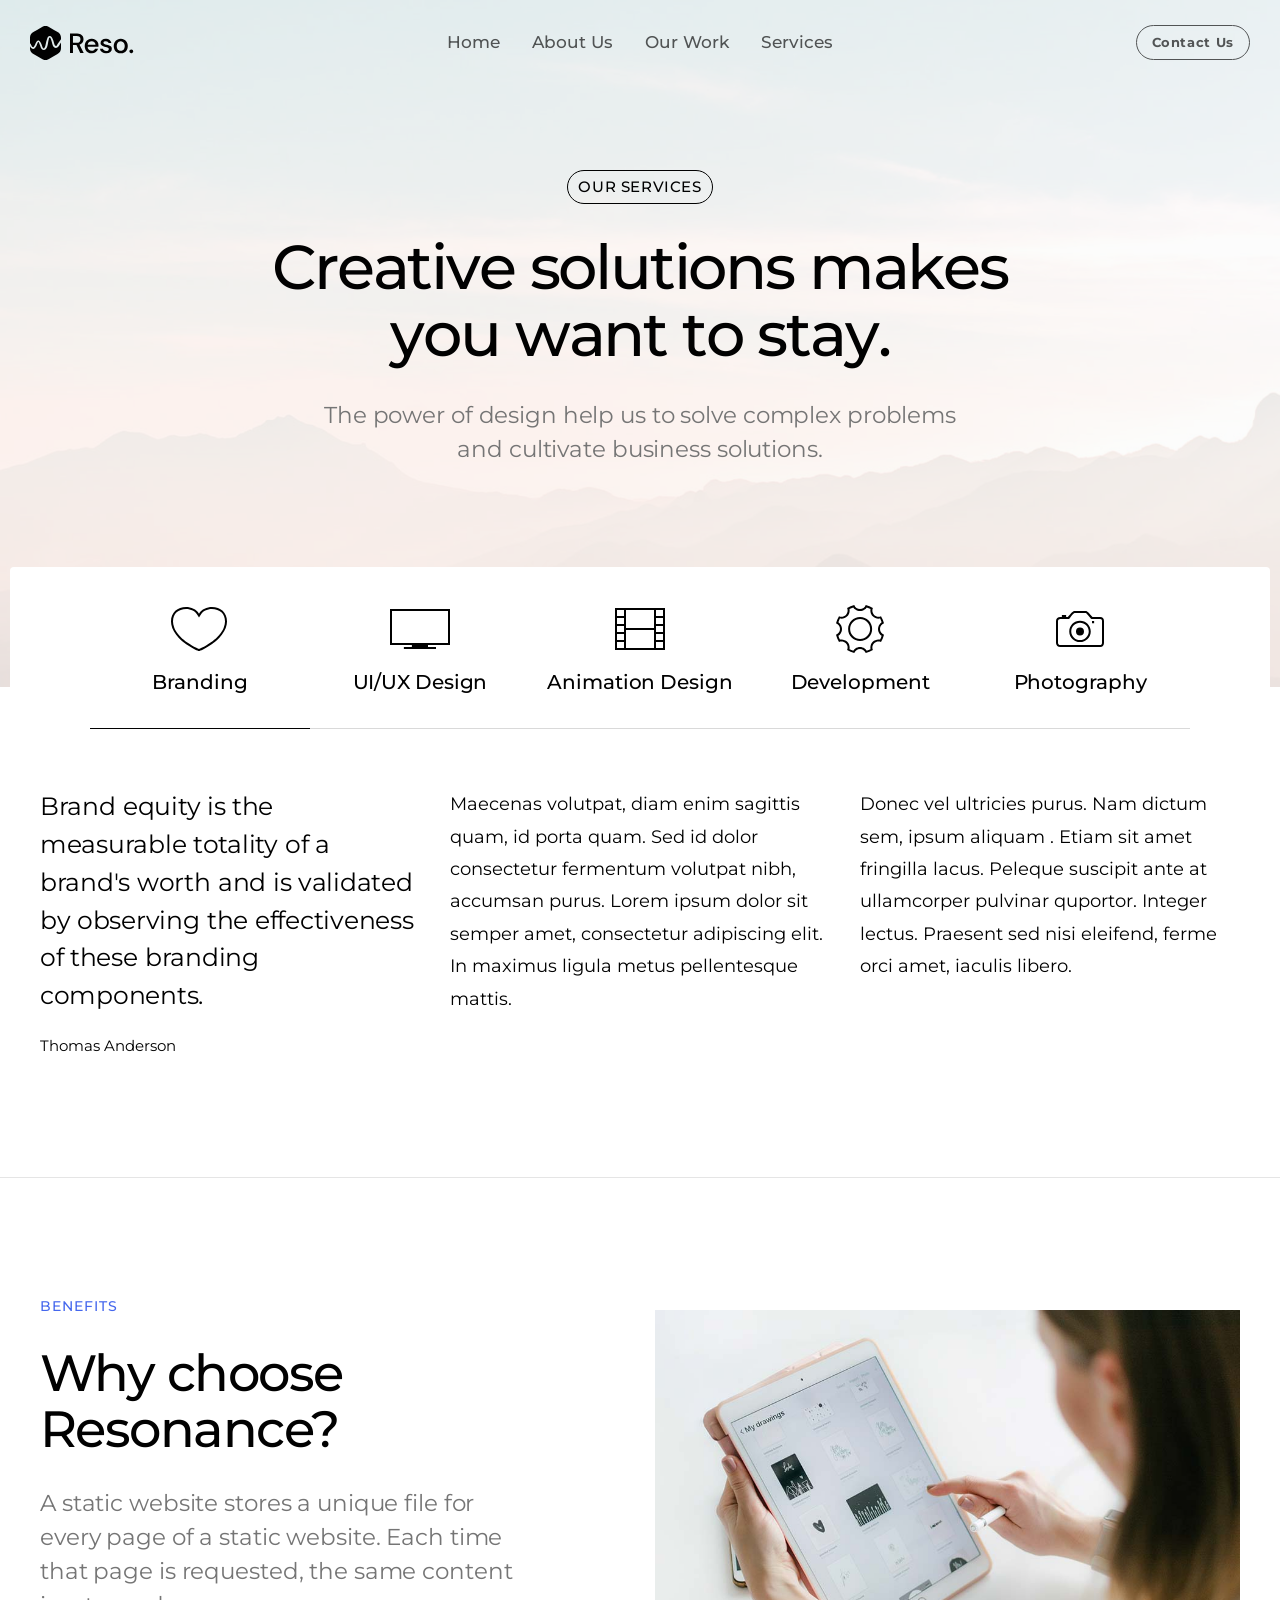
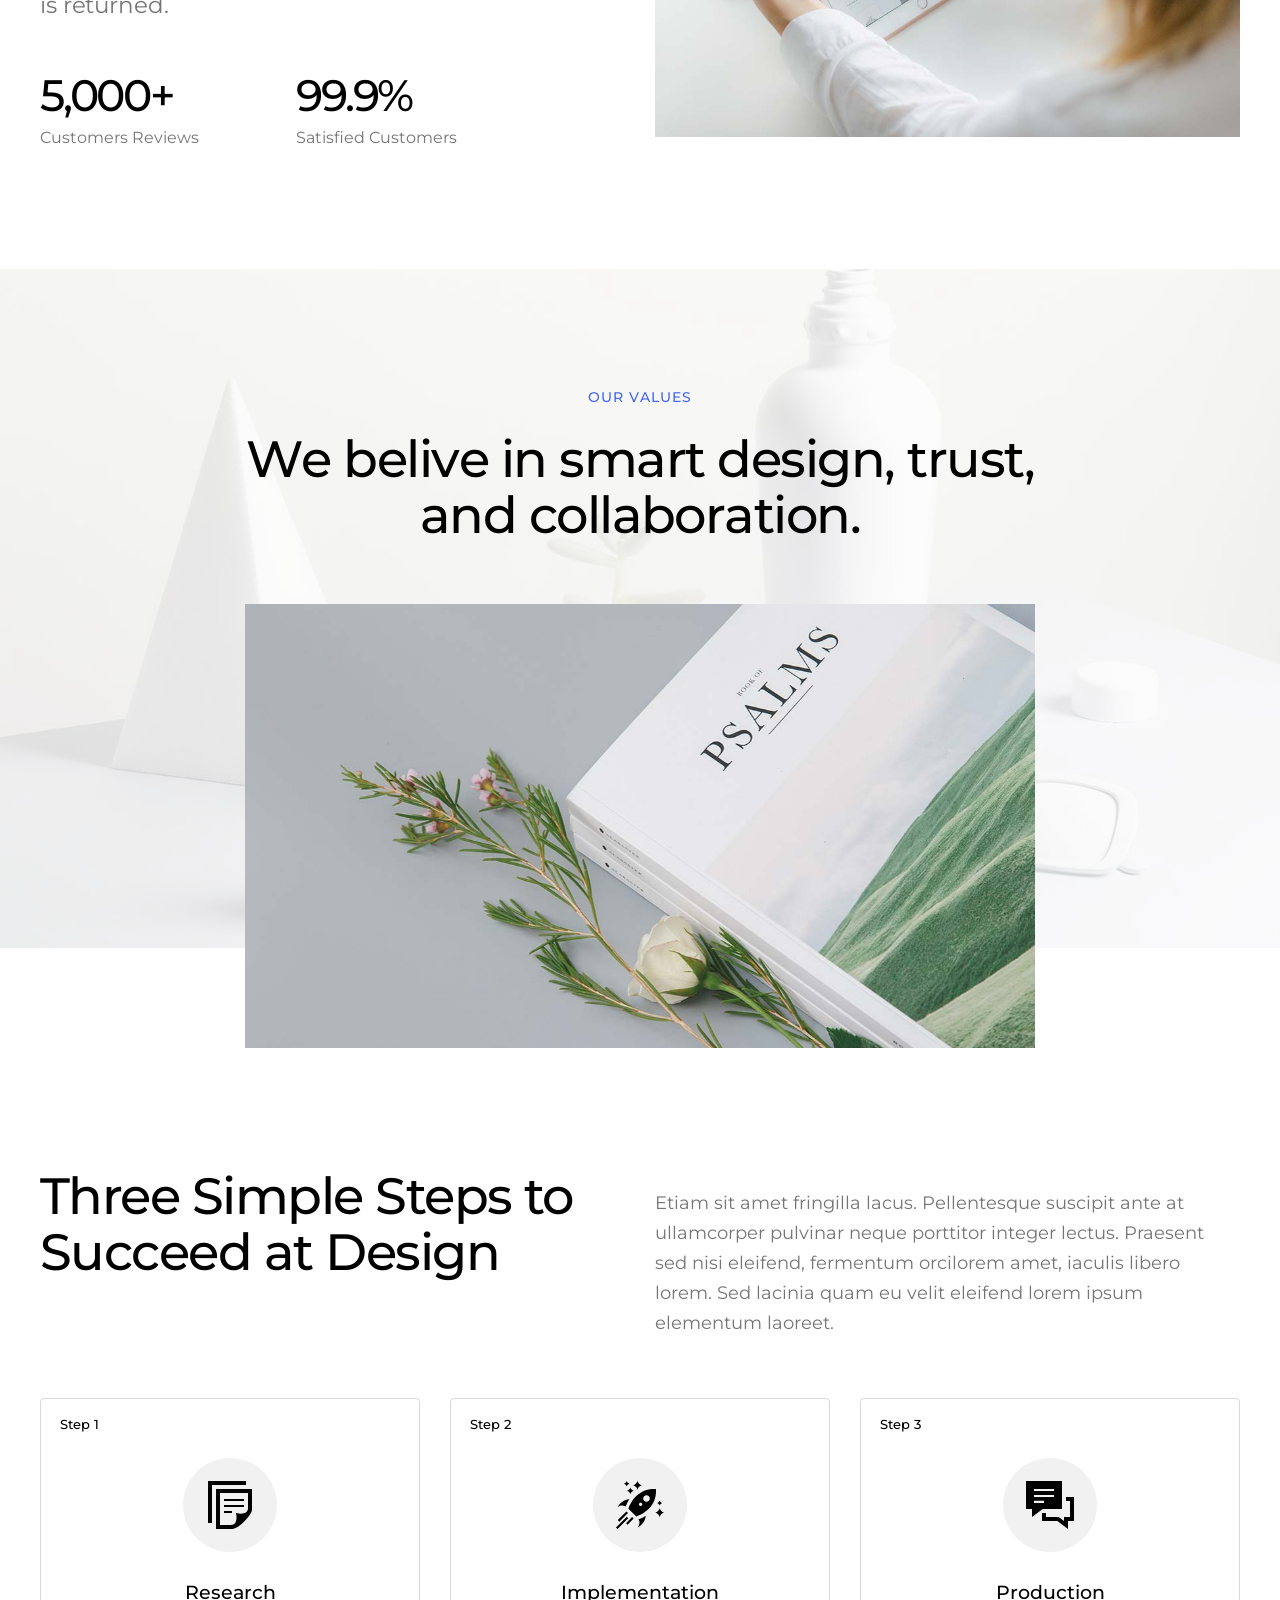
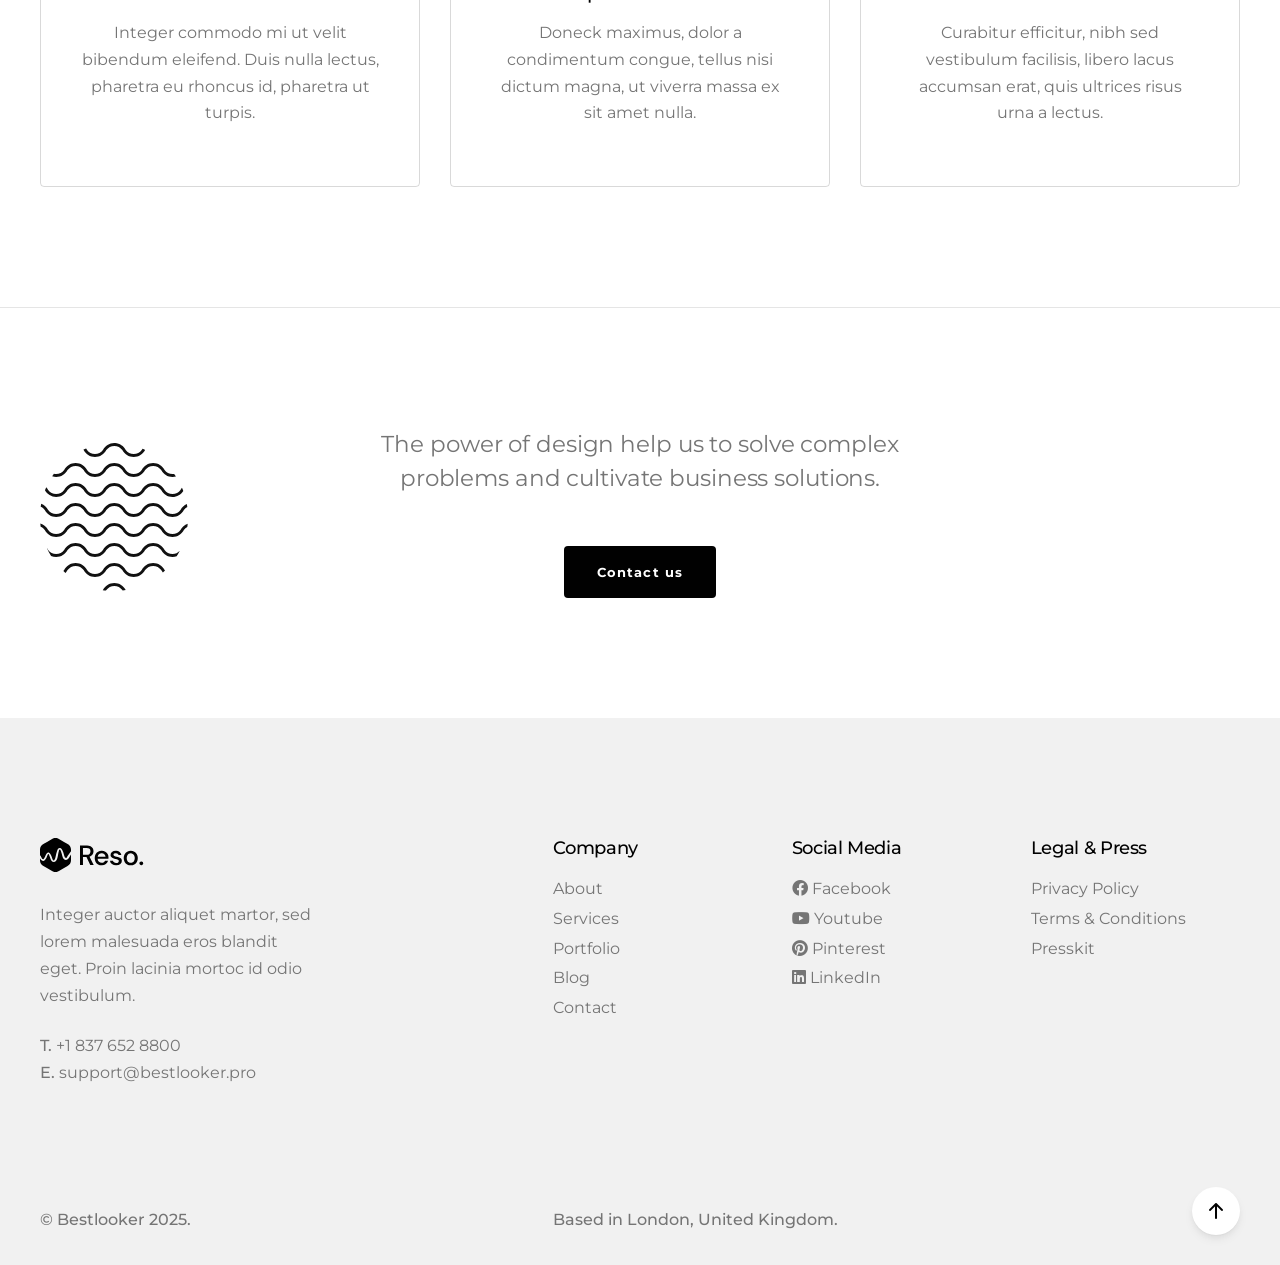
<file: services.html>
<!DOCTYPE html>
<!-- Change the value of lang="en" attribute if your website's language is not English.
You can find the code of your language here - https://www.w3schools.com/tags/ref_language_codes.asp -->
<html lang="en">
    <head>
        
        <title>Resonance &mdash; One & Multi Page Creative Template</title>
        <meta name="description" content="Resonance &mdash; One & Multi Page Creative Template">  
        <meta charset="utf-8">
        <meta name="author" content="https://themeforest.net/user/bestlooker/portfolio">
        <meta name="viewport" content="width=device-width, initial-scale=1.0" />
        
        <!-- Favicon -->
        <link rel="icon" href="images/favicon.png" type="image/png" sizes="any">
        <link rel="icon" href="images/favicon.svg" type="image/svg+xml">         

        <!-- CSS -->
        <link rel="stylesheet" href="css/bootstrap.min.css">
        <link rel="stylesheet" href="css/style.css">
        <link rel="stylesheet" href="css/style-responsive.css">
        <link rel="stylesheet" href="css/vertical-rhythm.min.css">
        <link rel="stylesheet" href="css/magnific-popup.css">
        <link rel="stylesheet" href="css/owl.carousel.css">
        <link rel="stylesheet" href="css/splitting.css">
        <link rel="stylesheet" href="css/YTPlayer.css">
        <link rel="stylesheet" href="css/demo-main/demo-main.css">
        
        <!-- Google Fonts -->
        <link rel="preconnect" href="https://fonts.googleapis.com">
        <link rel="preconnect" href="https://fonts.gstatic.com" crossorigin>
        <link href="https://fonts.googleapis.com/css2?family=Montserrat:ital,wght@0,100..900;1,100..900&display=swap" rel="stylesheet"> 

    </head>
    <body class="appear-animate">
        
        

        
        
        <!-- Page Wrap -->
        <div class="page" id="top">
            
            <!-- Navigation Panel -->
            <nav class="main-nav transparent stick-fixed wow-menubar">
                <div class="main-nav-sub full-wrapper">
                    
                    <!-- Logo  (* Add your text or image to the link tag. Use SVG or PNG image format. 
                    If you use a PNG logo image, the image resolution must be equal 200% of the visible logo
                    image size for support of retina screens. See details in the template documentation. *) -->
                    <div class="nav-logo-wrap local-scroll">
                        <a href="index.html" class="logo">
                            <img src="images/logo-dark.svg" alt="Your Company Logo" width="105" height="34" />
                        </a>
                    </div>
                    
                    <!-- Mobile Menu Button -->
                    <div class="mobile-nav" role="button" tabindex="0">
                        <i class="mobile-nav-icon"></i>
                        <span class="visually-hidden">Menu</span>
                    </div>
                    
                     <!-- Main Menu -->
                    <div class="inner-nav desktop-nav">
                        <ul class="clearlist local-scroll">
                            
                          
                            <li><a href="index.html">Home</a></li>
                            <li><a href="about.html">About Us</a></li>
                            <li><a href="portfolio.html">Our Work</a></li>
                            <li><a href="services.html">Services</a></li>
                             
                        </ul>
                        
                        <ul class="items-end clearlist">
                            
							
                             
                                                      
                            <li><a href="contact.html"><span class="btn btn-mod btn-border btn-small btn-circle">Contact Us</span></a></li>
                            
                        </ul>                        
                        
                    </div>
                    <!-- End Main Menu -->
                    
                </div>
            </nav>
            <!-- End Navigation Panel -->
            
            <main id="main">
            
                <!-- Header Section -->
                <section class="page-section bg-gray-light-1 bg-light-alpha-80 parallax-5" style="background-image: url(images/full-width-images/section-bg-10.jpg)">
                    <div class="container position-relative pt-50 pb-100 pb-sm-20">
                            
                        <!-- Section Content -->
                        <div class="text-center">
                            <div class="row">
                                
                                <!-- Page Title -->
                                <div class="col-md-8 offset-md-2">
                                    
                                    <h2 class="section-caption-border mb-30 mb-xs-20 wow fadeInUp" data-wow-duration="1.2s">
                                        Our Services
                                    </h2>
                                        
                                    <h1 class="hs-title-1 mb-30">
                                        <span class="wow charsAnimIn" data-splitting="chars">Creative solutions makes you want to stay.</span>
                                    </h1>
                                    
                                    <div class="row">
                                        <div class="col-lg-10 offset-lg-1">
                                            <p class="section-descr mb-0 wow fadeInUp" data-wow-delay="0.6s" data-wow-duration="1.2s">
                                                The power of design help us to solve complex problems and cultivate business solutions.
                                            </p>
                                        </div>
                                    </div>
                               
                               </div>
                               <!-- End Page Title -->
                                
                            </div>                            
                        </div>
                        <!-- End Section Content -->
                        
                    </div>
                </section>
                <!-- End Header Section -->
                
                
                <!-- Services Section -->
                <section class="page-section pt-0 px-2 px-lg-0" id="services">                    
                    <div class="container position-relative pt-30 bg-white round mt-n120 mt-sm-n60">
                        
                        <!-- Nav tabs -->
                        <ul class="nav nav-tabs tpl-alt-tabs mb-20 mb-xs-0 wow fadeInUp" data-wow-offset="0" role="tablist">
                            <li class="nav-item" role="presentation">
                                <a href="#service-branding" class="nav-link active" data-bs-toggle="tab" role="tab" aria-selected="true">
                                    
                                    <div class="alt-tabs-icon">
                                        <svg xmlns="http://www.w3.org/2000/svg" width="64" height="64" viewBox="0 0 58 64" aria-hidden="true">
                                            <path d="M40.875 10c8.625 0 15.125 5.375 15.125 14.5 0 3.875-1.625 8.875-5.125 13.125s-5.625 6.5-12.5 11-10.375 5.375-10.375 5.375-3.5-0.875-10.375-5.375-9-6.75-12.5-11-5.125-9.25-5.125-13.125c0-9.125 6.5-14.5 15.125-14.5 4.875 0 10.25 2.25 12.875 6.625 2.625-4.375 8-6.625 12.875-6.625zM49.375 36.375c1.5-1.75 2.75-3.875 3.5-6.125 0.75-2 1.125-3.875 1.125-5.75 0-3.75-1.25-7-3.625-9.25-1.125-1-2.5-1.875-4.125-2.375-1.625-0.625-3.5-0.875-5.375-0.875-4.75 0-9.125 2.25-11.125 5.625l-1.75 2.875-1.75-2.875c-2-3.375-6.375-5.625-11.125-5.625-1.875 0-3.75 0.25-5.375 0.875-1.625 0.5-3 1.375-4.125 2.375-2.375 2.25-3.625 5.5-3.625 9.25 0 1.875 0.375 3.75 1.125 5.75 0.75 2.25 2 4.375 3.5 6.125 3.375 4 5.25 6.125 12.125 10.625 5 3.375 8.125 4.5 9.25 4.875 1.125-0.375 4.25-1.5 9.25-4.875 6.875-4.5 8.75-6.625 12.125-10.625z"></path>
                                        </svg>
                                    </div>
                                    
                                    Branding
                                    
                                </a>
                            </li>
                            <li class="nav-item" role="presentation">
                                <a href="#service-ui-ux-design" class="nav-link" data-bs-toggle="tab" role="tab" aria-selected="false">
                                    
                                    <div class="alt-tabs-icon">
                                        <svg xmlns="http://www.w3.org/2000/svg" width="60" height="64" viewBox="0 0 60 64" aria-hidden="true">
                                            <path d="M60 48h-22v2h8v2h-32.125v-2h8v-2h-21.875v-36h60v36zM2 14v32h56v-32h-56z"></path>
                                        </svg>
                                    </div>
                                    
                                    UI/UX Design
                                    
                                </a>
                            </li>
                            <li class="nav-item" role="presentation">
                                <a href="#service-animation" class="nav-link" data-bs-toggle="tab" role="tab" aria-selected="false">
                                    
                                    <div class="alt-tabs-icon">
                                        <svg xmlns="http://www.w3.org/2000/svg" width="50" height="64" viewBox="0 0 50 64" aria-hidden="true">
                                            <path d="M0 11h50v42h-50v-42zM9 51v-6h-7v6h7zM9 43v-6h-7v6h7zM9 35v-6h-7v6h7zM9 27v-6h-7v6h7zM9 19v-6h-7v6h7zM39 51v-18h-28v18h28zM39 31v-18h-28v18h28zM48 51v-6h-7v6h7zM48 43v-6h-7v6h7zM48 35v-6h-7v6h7zM48 27v-6h-7v6h7zM48 19v-6h-7v6h7z"></path>
                                        </svg>
                                    </div>
                                    
                                    Animation Design
                                    
                                </a>
                            </li>
                            <li class="nav-item" role="presentation">
                                <a href="#service-development" class="nav-link" data-bs-toggle="tab" role="tab" aria-selected="false">
                                    
                                    <div class="alt-tabs-icon">
                                        <svg xmlns="http://www.w3.org/2000/svg" width="48" height="64" viewBox="0 0 48 64" aria-hidden="true">
                                            <path d="M24.125 20c3.25 0 6.25 1.25 8.5 3.5s3.5 5.25 3.5 8.5-1.25 6.25-3.5 8.5-5.25 3.5-8.5 3.5-6.25-1.25-8.5-3.5-3.5-5.25-3.5-8.5 1.25-6.25 3.5-8.5 5.25-3.5 8.5-3.5zM24.125 42c5.5 0 10-4.5 10-10s-4.5-10-10-10-10 4.5-10 10 4.5 10 10 10zM17.25 10.375c-1.25 0.375-2.5 0.875-3.75 1.5 0.25 1 0.125 2 0 3-0.25 1.625-1 3.125-2.25 4.375-1.5 1.5-3.625 2.375-5.75 2.375-0.5 0-1.125 0-1.625-0.125-0.625 1.25-1.125 2.5-1.5 3.75 0.875 0.5 1.5 1.25 2.125 2.125 1 1.375 1.5 3 1.5 4.625s-0.5 3.25-1.5 4.625c-0.625 0.875-1.25 1.625-2.125 2.125 0.375 1.25 0.875 2.5 1.5 3.75 0.5-0.125 1.125-0.125 1.625-0.125 2.125 0 4.25 0.875 5.75 2.375 1.25 1.25 2 2.75 2.25 4.375 0.125 1 0.25 2 0 3 1.25 0.625 2.5 1.125 3.75 1.5 0.5-0.875 1.25-1.5 2.125-2.125 1.375-1 3-1.5 4.625-1.5s3.25 0.5 4.625 1.5c0.875 0.625 1.625 1.25 2.125 2.125 1.25-0.375 2.5-0.875 3.75-1.5-0.25-1-0.125-2 0-3 0.25-1.625 1-3.125 2.25-4.375 1.5-1.5 3.625-2.375 5.75-2.375 0.5 0 1.125 0 1.625 0.125 0.625-1.25 1.125-2.5 1.5-3.75-0.875-0.5-1.5-1.25-2.125-2.125-1-1.375-1.5-3-1.5-4.625s0.5-3.25 1.5-4.625c0.625-0.875 1.25-1.625 2.125-2.125-0.375-1.25-0.875-2.5-1.5-3.75-0.5 0.125-1.125 0.125-1.625 0.125-2.125 0-4.25-0.875-5.75-2.375-1.25-1.25-2-2.75-2.25-4.375-0.125-1-0.25-2 0-3-1.25-0.625-2.5-1.125-3.75-1.5-0.5 0.875-1.25 1.5-2.125 2.125-1.375 1-3 1.5-4.625 1.5s-3.25-0.5-4.625-1.5c-0.875-0.625-1.625-1.25-2.125-2.125zM29.75 8v0c2.5 0.625 5 1.625 7.125 3-1 2.25-0.625 5 1.25 6.875 1.25 1.25 2.75 1.75 4.375 1.75 0.875 0 1.75-0.125 2.5-0.5 1.375 2.125 2.375 4.625 3 7.125-2.375 0.875-4 3.125-4 5.75s1.75 4.875 4 5.75c-0.625 2.5-1.625 5-3 7.125-0.75-0.375-1.625-0.5-2.5-0.5-1.625 0-3.125 0.5-4.375 1.75-1.875 1.875-2.25 4.625-1.25 6.875-2.125 1.375-4.625 2.375-7.125 3-0.875-2.25-3.125-4-5.75-4s-4.875 1.75-5.75 4c-2.5-0.625-5-1.625-7.125-3 1-2.25 0.625-5-1.25-6.875-1.25-1.25-2.75-1.75-4.375-1.75-0.875 0-1.75 0.125-2.5 0.5-1.375-2.125-2.375-4.625-3-7.125 2.25-0.875 4-3.125 4-5.75s-1.625-4.875-4-5.75c0.625-2.5 1.625-5 3-7.125 0.75 0.375 1.625 0.5 2.5 0.5 1.625 0 3.125-0.5 4.375-1.75 1.875-1.875 2.25-4.625 1.25-6.875 2.125-1.375 4.625-2.375 7.125-3 0.875 2.375 3.125 4 5.75 4s4.875-1.625 5.75-4z"></path>
                                        </svg>

                                    </div>
                                    
                                    Development
                                    
                                </a>
                            </li>
                            <li class="nav-item" role="presentation">
                                <a href="#service-photography" class="nav-link" data-bs-toggle="tab" role="tab" aria-selected="false">
                                    
                                    <div class="alt-tabs-icon">
                                        <svg xmlns="http://www.w3.org/2000/svg" width="48" height="64" viewBox="0 0 48 64" aria-hidden="true">
                                            <path d="M44.25 20c2.25 0 3.75 1.625 3.75 3.875v22c0 2.25-1.5 4.125-3.75 4.125h-40c-2.25 0-4.25-1.875-4.25-4.125v-22c0-2.25 2-3.875 4.25-3.875h1.625v-2h4.25v2h1.625c4-4.5 5.375-6 6.875-6h11c1.5 0 2.875 1.5 6.875 6h7.75zM46 45.875v-22c0-1.125-0.625-1.875-1.75-1.875h-8.625l-0.625-0.375c-0.375-0.5-0.875-1-1.25-1.375-1.5-1.625-2.5-3-3.25-3.75-0.625-0.625-0.875-0.5-0.875-0.5h-11s-0.25 0-0.875 0.5c-0.75 0.625-1.75 1.75-3.125 3.375-0.375 0.5-0.875 1.25-1.375 1.75l-0.625 0.375h-8.375c-1.125 0-2.25 0.875-2.25 1.875v22c0 1.125 1.125 2.125 2.25 2.125h40c1 0 1.75-1 1.75-2.125zM24 23.75c5.875 0 10.75 4.75 10.75 10.625s-4.875 10.625-10.75 10.625-10.75-4.75-10.75-10.625 4.875-10.625 10.75-10.625zM24 43c4.75 0 8.75-3.875 8.75-8.625s-4-8.625-8.75-8.625-8.75 3.875-8.75 8.625 4 8.625 8.75 8.625zM36 26.125v-2.125h2.125v2.125h-2.125zM20 34.375c0-2.625 1.375-4 4-4s4 1.375 4 4-1.375 4-4 4-4-1.375-4-4z"></path>
                                        </svg>
                                    </div>
                                    
                                    Photography
                                    
                                </a>
                            </li>
                        </ul>
                        <!-- End Nav tabs -->
                        
                        <!-- Tab panes -->
                        <div class="tab-content tpl-tabs-cont">
                            
                            <!-- Service Item -->
                            <div class="tab-pane fade show active" id="service-branding" role="tabpanel">
                                
                                <div class="row">
                                    <div class="col-lg-4 mb-md-40 mb-xs-30 wow linesAnimIn" data-splitting="lines">
                                        <blockquote class="mt-0 mb-0">
                                            <p class="mb-20 mb-sm-10">
                                                Brand equity is the measurable totality of a brand's worth and is validated by observing the effectiveness of these branding components.
                                            </p>
                                            <footer>
                                                Thomas Anderson
                                            </footer>
                                        </blockquote>
                                    </div>
                                    <div class="col-md-6 col-lg-4 mb-sm-30 wow linesAnimIn" data-splitting="lines">
                                        Maecenas  volutpat, diam enim sagittis quam, id porta quam. Sed id dolor consectetur fermentum 
                                        volutpat nibh, accumsan purus. Lorem ipsum dolor sit semper amet, consectetur adipiscing elit. 
                                        In maximus ligula metus pellentesque mattis.  
                                    </div>
                                    <div class="col-md-6 col-lg-4 wow linesAnimIn" data-splitting="lines">
                                        Donec vel ultricies purus. Nam dictum sem, ipsum aliquam . Etiam sit amet fringilla lacus. 
                                        Peleque suscipit ante at ullamcorper pulvinar quportor. Integer lectus. 
                                        Praesent sed nisi eleifend, ferme orci amet, iaculis libero. 
                                    </div>
                                </div>                                
                                
                            </div>
                            <!-- End Service Item -->
                            
                            <!-- Service Item -->
                            <div class="tab-pane fade" id="service-ui-ux-design" role="tabpanel">
                                
                                <div class="row">
                                    <div class="col-lg-4 mb-md-40 mb-xs-30">
                                        <blockquote class="mt-0 mb-0">
                                            <p>
                                                It&nbsp;doesn&rsquo;t matter how many times&nbsp;I have to&nbsp;click, as&nbsp;long 
                                                as&nbsp;each click is&nbsp;a&nbsp;mindless, unambiguous choice.
                                            </p>
                                            <footer>
                                                Steve Krug
                                            </footer>
                                        </blockquote>
                                    </div>
                                    <div class="col-md-6 col-lg-4 mb-sm-30">
                                        Cras mi tortor, laoreet id ornare et, accumsan non magna. Maecenas vulputate accumsan velit. 
                                        Curabitur a nulla ex. Nam a tincidunt ante. Vitae gravida turpis. Vestibulum varius
                                        nulla non nulla scelerisque tristique.
                                    </div>
                                    <div class="col-md-6 col-lg-4">
                                        Mauris id viverra augue, eu porttitor diam. Praesent faucibus est a interdum elementum. 
                                        Nam varius at ipsum id dignissim. Nam a tincidunt ante lorem. Pellentesque suscipit ante
                                        at ullamcorper pulvinar neque porttitor. 
                                    </div>
                                </div>
                                
                            </div>
                            <!-- End Service Item -->
                            
                            <!-- Service Item -->
                            <div class="tab-pane fade" id="service-animation" role="tabpanel">
                                
                                <div class="row">
                                    <div class="col-lg-4 mb-md-40 mb-xs-30">
                                        <blockquote class="mt-0 mb-0">
                                            <p>
                                                Never fall in&nbsp;love with an&nbsp;idea. They&rsquo;re whores. If&nbsp;the one you&rsquo;re with isn&rsquo;t doing the job, there&rsquo;s always another.
                                            </p>
                                            <footer>
                                                Chip Kidd
                                            </footer>
                                        </blockquote>
                                    </div>
                                    <div class="col-md-6 col-lg-4 mb-sm-30">
                                        Lorem ipsum dolor sit semper amet, consectetur adipiscing elit. In maximus ligula metus lorem teretem pellentesque
                                        mattis. Donec vel ultricies purus. Nam dictum sem, ipsum aliquam. Praesent sed nisi eleifend, 
                                        fermentum orci amet, iaculis libero lorem ipsom dolor sit. 
                                    </div>
                                    <div class="col-md-6 col-lg-4">
                                         
                                        Pellentesque suscipit ante at ullamcorper pulvinar neque porttitor. Integer lectus. Etiam sit amet 
                                        fringilla lacus. Maecenas  volutpat, diam enim sagittis quam, id porta quam. Sed id&nbsp;dolor lorem 
                                        consectetur fermentum volutpat nibh, accumsan purus ipsum remeb. 
                                    </div>
                                </div>
                                
                            </div>
                            <!-- End Service Item -->
                            
                            <!-- Service Item -->
                            <div class="tab-pane fade" id="service-development" role="tabpanel">
                                
                                <div class="row">
                                    <div class="col-lg-4 mb-md-40 mb-xs-30">
                                        <blockquote class="mt-0 mb-0">
                                            <p>
                                                All that is&nbsp;valuable in&nbsp;human society depends upon the opportunity for development accorded the individual.
                                            </p>
                                            <footer>
                                                Albert Einstein
                                            </footer>
                                        </blockquote>
                                    </div>
                                    <div class="col-md-6 col-lg-4 mb-sm-30">
                                        Fusce hendrerit vitae nunc id gravida. Donec euismod quis ante at mattis. Mauris dictum ante sit 
                                        amet enim interdum semper. Vestibulum odio justo, faucibus et dictum eu, malesuada nec neque.
                                        Maecenas  volutpat, diam enim sagittis lorem ipsum sit amet. 
                                    </div>
                                    <div class="col-md-6 col-lg-4">
                                        Pellentesque suscipit ante at ullamcorper pulvinar neque porttitor. Sed id dolor consectetur dolor sit amet fermentum 
                                        volutpat nibh, accumsan purus. Lorem ipsum dolor sit semper amet, consectetur adipiscing elit. 
                                        Inmed maximus ligula metus pellentesque.
                                    </div>
                                </div>
                                
                            </div>
                            <!-- End Service Item -->
                            
                            <!-- Service Item -->
                            <div class="tab-pane fade" id="service-photography" role="tabpanel">
                                <div class="row">
                                    <div class="col-lg-4 mb-md-40 mb-xs-30">
                                        <blockquote class="mt-0 mb-0">
                                            <p>
                                                Photography is&nbsp;the simplest thing in&nbsp;the world, but it&nbsp;is&nbsp;incredibly 
                                                complicated to&nbsp;make it&nbsp;really work.
                                            </p>
                                            <footer>
                                                Martin Parr
                                            </footer>
                                        </blockquote>
                                    </div>
                                    <div class="col-md-6 col-lg-4 mb-sm-30">
                                        Donec vel ultricies purus. Nam dictum sem, ipsum aliquam . Etiam sit amet fringilla lacus. 
                                        Pelenteque suscipit ante at ullamcorper pulvinar neque portor. Integer lectus. 
                                        Praesent sed nisi eleifend, fermetum orci amet, iaculis libero. 
                                    </div>
                                    <div class="col-md-6 col-lg-4">
                                        Maecenas  volutpat, diam enim sagittis quam, id porta quam. Sed id dolor consectetur fermentum 
                                        volutpat nibh, accumsan purus. Lorem ipsum dolor sit semper amet, consectetur adipiscing elit. 
                                        In maximus ligula metus pellentesque mattis. 
                                    </div>
                                </div>                                
                                
                            </div>
                            <!-- End Service Item -->
                            
                        </div>
                        <!-- End Tab panes -->
                    
                    </div>
                </section>
                <!-- End Services Section -->
                
                
                <!-- Divider -->
                <hr class="mt-0 mb-0"/>
                <!-- End Divider -->
                
                
                <!-- Benefits Section -->
                <section class="page-section">
                    <div class="container position-relative">
                    
                        <div class="row">
                            
                            <!-- Section Text -->
                            <div class="col-lg-5 col-xl-5 d-flex align-items-center mb-md-60 mb-sm-40">
                                <div class="w-100">
                                    
                                    <h2 class="section-caption mb-30 mb-xs-10">
                                        Benefits
                                    </h2>
                                    
                                    <h3 class="section-title mb-30">
                                        Why choose Resonance?
                                    </h3>
                                    
                                    <p class="section-descr mb-50 mb-sm-30">
                                        A static website stores a unique file for every page of a static website. Each time that page is requested, the same content is returned.
                                    </p>
                                    
                                    <!-- Numbers -->
                                    <div class="row mt-sm-n10">
                                        
                                        <div class="col-md-6 mt-sm-10">
                                            <div class="number-3-title black">
                                                5,000+
                                            </div>
                                            <div class="number-3-descr">
                                                Customers Reviews
                                            </div>
                                        </div>
                                        
                                        <div class="col-md-6 mt-sm-10">
                                            <div class="number-3-title black">
                                                99.9%
                                            </div>
                                            <div class="number-3-descr">
                                                Satisfied Customers
                                            </div>
                                        </div>
                                        
                                    </div>    
                                    <!-- End Numbers -->
                                    
                                </div>
                            </div>
                            <!-- End Section Text -->
                            
                            <!-- Image Column -->
                            <div class="col-lg-7 col-xl-6 offset-xl-1 d-flex align-items-center">
                                <div class="position-relative">
                                    
                                    <!-- Image -->
                                    <div class="position-relative overflow-hidden">
                                        <img src="images/services-image.jpg" class="image-fullwidth relative" alt="Image Description" />
                                    </div>
                                    <!-- End Image -->
                                    
                                </div>                             
                            </div>
                            <!-- End Image Column -->                               
                                    
                        </div>
                    
                    </div>
                </section>
                <!-- End Benefits Section -->
                                
                
                <!-- Parallax Image Section -->
                <section class="page-section bg-gray-light-1 bg-light-alpha-70 bg-scroll pb-0 mb-100 mb-md-70 mb-sm-50 z-index-1" style="background-image: url(images/full-width-images/section-bg-9.jpg)">
                    <div class="container position-relative">                    
                        
                        <div class="row">
                            <div class="col-md-10 offset-md-1 col-lg-8 offset-lg-2 text-center">
                                
                                <h2 class="section-caption mb-xs-10 wow fadeInUp">Our Values</h2>
                                
                                <h3 class="section-title mb-60 mb-sm-40"><span class="wow charsAnimIn" data-splitting="chars">We belive in smart design, trust, and collaboration.</span></h3>
                                
                                <div class="overflow-hidden mb-n100 mb-md-n70 mb-sm-n50">
                                    <img src="images/about-image-2.jpg" class="wow scaleOutIn" data-wow-offset="50" alt="Image Description" />
                                </div>
                            
                            </div>
                        </div>
                    
                    </div>
                </section>
                <!-- End Parallax Image Section -->
                
                
                <!-- Steps Section -->
                <section class="page-section">
                    <div class="container position-relative">
                        
                        <div class="row mb-60 mb-sm-40">
                            <div class="col-md-8 col-lg-6">
                                <h2 class="section-title mb-0">Three Simple Steps to Succeed at Design</h2>
                            </div>
                            <div class="col-lg-6 pt-20 pt-md-30">
                                <p class="text-gray mb-0">
                                    Etiam sit amet fringilla lacus. Pellentesque suscipit ante at ullamcorper pulvinar neque porttitor integer lectus. Praesent sed nisi eleifend, fermentum orcilorem amet, iaculis libero lorem. Sed lacinia quam eu velit eleifend  lorem ipsum elementum laoreet. 
                                </p>
                            </div>
                        </div>
                        
                        <!-- Steps Grid -->
                        <div class="row mt-n30">
                            
                            <!-- Steps Item -->
                            <div class="col-md-6 col-lg-4 d-flex align-items-stretch mt-30 wow fadeIn" data-wow-duration="1.2s" data-wow-delay="0">
                                <div class="features-2-item pt-sm-40 pb-sm-40">
                                    
                                    <div class="features-2-label">
                                        Step 1
                                    </div>
                                    
                                    <div class="features-2-icon">
                                        <svg xmlns="http://www.w3.org/2000/svg" width="24" height="24" viewBox="0 0 24 24" fill="currentColor" aria-hidden="true">
                                            <path d="M7 22v-16h14v7.543c0 4.107-6 2.457-6 2.457s1.518 6-2.638 6h-5.362zm16-7.614v-10.386h-18v20h8.189c3.163 0 9.811-7.223 9.811-9.614zm-10 1.614h-4v-1h4v1zm6-4h-10v1h10v-1zm0-3h-10v1h10v-1zm1-7h-17v19h-2v-21h19v2z"/>
                                        </svg>
                                    </div>
                                    
                                    <h4 class="features-2-title">
                                        Research
                                    </h4>
                                    
                                    <div class="features-2-descr">
                                        Integer commodo mi ut velit bibendum eleifend.  Duis nulla lectus, pharetra eu rhoncus id, pharetra ut turpis.
                                    </div>
                                    
                                </div>
                            </div>
                            <!-- End Steps Items -->
                            
                            <!-- Steps Item -->
                            <div class="col-md-6 col-lg-4 d-flex align-items-stretch mt-30 wow fadeIn" data-wow-duration="1.2s" data-wow-delay="0.15s">
                                <div class="features-2-item pt-sm-40 pb-sm-40">
                                    
                                    <div class="features-2-label">
                                        Step 2
                                    </div>
                                    
                                    <div class="features-2-icon">
                                        <svg xmlns="http://www.w3.org/2000/svg" width="24" height="24" viewBox="0 0 24 24" fill="currentColor" aria-hidden="true">
                                            <path d="M6.676 9.18c-1.426-.009-3.217.764-4.583 2.13-.521.521-.979 1.129-1.333 1.812 1.232-.933 2.547-1.225 4.086-.361.453-1.199 1.056-2.418 1.83-3.581zm8.154 8.143c-1.264.826-2.506 1.422-3.581 1.842.863 1.54.571 2.853-.361 4.085.684-.353 1.291-.812 1.812-1.334 1.37-1.369 2.144-3.165 2.13-4.593zm5.127-13.288c-.344-.024-.681-.035-1.011-.035-7.169 0-11.249 5.465-12.733 9.86l3.939 3.94c4.525-1.62 9.848-5.549 9.848-12.642 0-.366-.014-.74-.043-1.123zm-8.24 8.258c-.326-.325-.326-.853 0-1.178.325-.326.853-.326 1.178 0 .326.326.326.853 0 1.178-.326.326-.853.326-1.178 0zm2.356-2.356c-.651-.65-.651-1.706 0-2.357s1.706-.651 2.356 0c.651.651.651 1.706 0 2.357-.65.65-1.704.65-2.356 0zm-12.432 10.378l-.755-.755 4.34-4.323.755.755-4.34 4.323zm4.149 1.547l-.755-.755 3.029-3.054.755.755-3.029 3.054zm-5.035 2.138l-.755-.755 5.373-5.364.756.755-5.374 5.364zm21.083-14.291c-.188.618-.673 1.102-1.291 1.291.618.188 1.103.672 1.291 1.291.189-.619.673-1.103 1.291-1.291-.618-.188-1.102-.672-1.291-1.291zm-14.655-6.504c-.247.81-.881 1.443-1.69 1.69.81.247 1.443.881 1.69 1.69.248-.809.881-1.443 1.69-1.69-.81-.247-1.442-.88-1.69-1.69zm-1.827-3.205c-.199.649-.706 1.157-1.356 1.355.65.199 1.157.707 1.356 1.355.198-.649.706-1.157 1.354-1.355-.648-.198-1.155-.706-1.354-1.355zm5.387 0c-.316 1.035-1.127 1.846-2.163 2.163 1.036.316 1.847 1.126 2.163 2.163.316-1.036 1.127-1.846 2.162-2.163-1.035-.317-1.845-1.128-2.162-2.163zm11.095 13.64c-.316 1.036-1.127 1.846-2.163 2.163 1.036.316 1.847 1.162 2.163 2.197.316-1.036 1.127-1.881 2.162-2.197-1.035-.317-1.846-1.127-2.162-2.163z"/>
                                        </svg>
                                    </div>
                                    
                                    <h4 class="features-2-title">
                                        Implementation
                                    </h4>
                                    
                                    <div class="features-2-descr">
                                        Doneck maximus, dolor a condimentum congue, tellus nisi dictum magna, ut viverra massa ex sit amet nulla.
                                    </div>
                                    
                                </div>
                            </div>
                            <!-- End Steps Items -->
                            
                            <!-- Steps Item -->
                            <div class="col-md-6 col-lg-4 d-flex align-items-stretch mt-30 wow fadeIn" data-wow-duration="1.2s" data-wow-delay="0.3s">
                                <div class="features-2-item pt-sm-40 pb-sm-40">
                                    
                                    <div class="features-2-label">
                                        Step 3
                                    </div>
                                    
                                    <div class="features-2-icon">
                                        <svg width="24" height="24" xmlns="http://www.w3.org/2000/svg" viewBox="0 0 24 24" fill="currentColor" aria-hidden="true">
                                            <path d="M24 20h-3v4l-5.333-4h-7.667v-4h2v2h6.333l2.667 2v-2h3v-8.001h-2v-2h4v12.001zm-6-6h-9.667l-5.333 4v-4h-3v-14.001h18v14.001zm-9-4.084h-5v1.084h5v-1.084zm5-2.916h-10v1h10v-1zm0-3h-10v1h10v-1z"/>
                                        </svg>
                                    </div>
                                    
                                    <h4 class="features-2-title">
                                        Production
                                    </h4>
                                    
                                    <div class="features-2-descr">
                                        Curabitur efficitur, nibh sed vestibulum facilisis, libero lacus accumsan erat, quis ultrices risus urna a lectus.
                                    </div>
                                    
                                </div>
                            </div>
                            <!-- End Steps Items -->
                            
                        </div>
                        <!-- End Steps Grid -->
                        
                    </div>
                </section>
                <!-- End Steps Section -->
                
                
                <!-- Divider -->
                <hr class="mt-0 mb-0"/>
                <!-- End Divider -->
                
                
                <!-- Call Action Section -->
                <section class="page-section">
                    <div class="container position-relative">
                        
                        <!-- Decorative Waves -->
                        <div class="position-relative">
                            <div class="decoration-21 d-none d-lg-block" data-rellax-y data-rellax-speed="0.7" data-rellax-percentage="0.5">
                                <img src="images/decoration-3.svg" alt="" />
                            </div>
                        </div>
                        <!-- End Decorative Waves -->
                        
                        <div class="row text-center wow fadeInUp">
                            <div class="col-md-8 offset-md-2 col-lg-6 offset-lg-3">
                                <p class="section-descr mb-50 mb-sm-30">
                                    The power of design help us to solve complex problems and cultivate business solutions.
                                </p>
                                <div class="local-scroll">
                                    <a href="main-pages-contact-1.html" class="btn btn-mod btn-large btn-round btn-hover-anim"><span>Contact us</span></a>
                                </div>
                            </div>                             
                        </div>
                        
                    </div>
                </section>
                <!-- End Call Action Section -->    
           
           </main>
            
            <!-- Footer -->
            <footer class="page-section footer bg-gray-light-1 pb-30">
                <div class="container">
                    
                    <div class="row pb-120 pb-sm-80 pb-xs-50">
                                                
                        <div class="col-md-4 col-lg-3 text-gray mb-sm-50">
                            
                            <div class="mb-30">
                                <img src="images/logo-dark.svg" width="105" height="34" alt="Your Company Logo" />
                            </div>
                            
                            <p>
                                Integer auctor aliquet martor, sed lorem malesuada eros blandit eget. Proin lacinia mortoc id odio vestibulum.
                            </p>
                            
                            <div class="clearlinks">                                
                                <strong>T.</strong> <a href="tel:+18376528800">+1 837 652 8800</a>
                            </div>
                            
                            <div class="clearlinks">
                                <strong>E.</strong> <a href="mailto:support@bestlooker.pro">support@bestlooker.pro</a>
                            </div>
                            
                        </div>
                        
                        <div class="col-md-7 offset-md-1 offset-lg-2">                            
                            <div class="row mt-n30">
                                
                                <!-- Footer Widget -->
                                <div class="col-sm-4 mt-30">
                                    
                                    <h3 class="fw-title">Company</h3>
                                    
                                    <ul class="fw-menu clearlist">                                        
                                        <li><a href="#">About</a></li>
                                        <li><a href="#">Services</a></li>
                                        <li><a href="#">Portfolio</a></li>
                                        <li><a href="#">Blog</a></li>
                                        <li><a href="#">Contact</a></li>
                                    </ul>
                                    
                                </div>
                                <!-- End Footer Widget -->
                                
                                <!-- Footer Widget -->
                                <div class="col-sm-4 mt-30">
                                    
                                    <h3 class="fw-title">Social Media</h3>
                                    
                                    <ul class="fw-menu clearlist">
                                        <li>
                                            <a href="#" rel="noopener nofollow" target="_blank">
                                                <i class="fa-facebook"></i>
                                                Facebook
                                            </a>
                                        </li>
                                        <li>
                                            <a href="#" rel="noopener nofollow" target="_blank">
                                                <i class="fa-youtube"></i>
                                                Youtube
                                            </a>
                                        </li>
                                        <li>
                                            <a href="#" rel="noopener nofollow" target="_blank">
                                                <i class="fa-pinterest"></i>
                                                Pinterest
                                            </a>
                                        </li>
                                        <li>
                                            <a href="#" rel="noopener nofollow" target="_blank">
                                                <i class="fa-linkedin"></i>
                                                LinkedIn
                                            </a>
                                        </li>
                                    </ul>
                                    
                                </div>
                                <!-- End Footer Widget -->
                                
                                <!-- Footer Widget -->
                                <div class="col-sm-4 mt-30">
                                    
                                    <h3 class="fw-title">Legal & Press</h3>
                                    
                                    <ul class="fw-menu clearlist">                                     
                                        <li><a href="#">Privacy Policy</a></li>
                                        <li><a href="#">Terms & Conditions</a></li>
                                        <li><a href="#">Presskit</a></li>
                                    </ul>
                                    
                                </div>
                                <!-- End Footer Widget -->                                
                                
                            </div>                            
                        </div>
                        
                    </div>
                    
                    <!-- Footer Text -->
                    <div class="row text-gray">
                        
                        <div class="col-md-4 col-lg-3">
                            <b>© Bestlooker 2025.</b>
                        </div>
                        
                        <div class="col-md-7 offset-md-1 offset-lg-2 clearfix">
                            
                            <b>Based in London, United Kingdom.</b>
                            
                            <!-- Back to Top Link -->
                            <div class="local-scroll float-end mt-n20 mt-sm-10">
                                <a href="#top" class="link-to-top">                                
                                    <i class="mi-arrow-up size-24"></i>
                                    <span class="visually-hidden">Scroll to top</span>
                                </a>
                            </div>
                            <!-- End Back to Top Link -->
                            
                        </div>
                        
                    </div>
                    <!-- End Footer Text --> 
                    
                 </div>                 
            </footer>
            <!-- End Footer -->
        
        </div>
        <!-- End Page Wrap -->      
        
        <!-- JS -->
        <script src="js/jquery.min.js"></script>
        <script src="js/bootstrap.bundle.min.js"></script>
        <script src="js/plugins.js"></script>
        <script src="js/jquery.ajaxchimp.min.js"></script>             
        <script src="js/contact-form.js"></script>        
        <script src="js/all.js"></script> 
        <!-- End JS -->       
        
    </body>
</html>
</file>
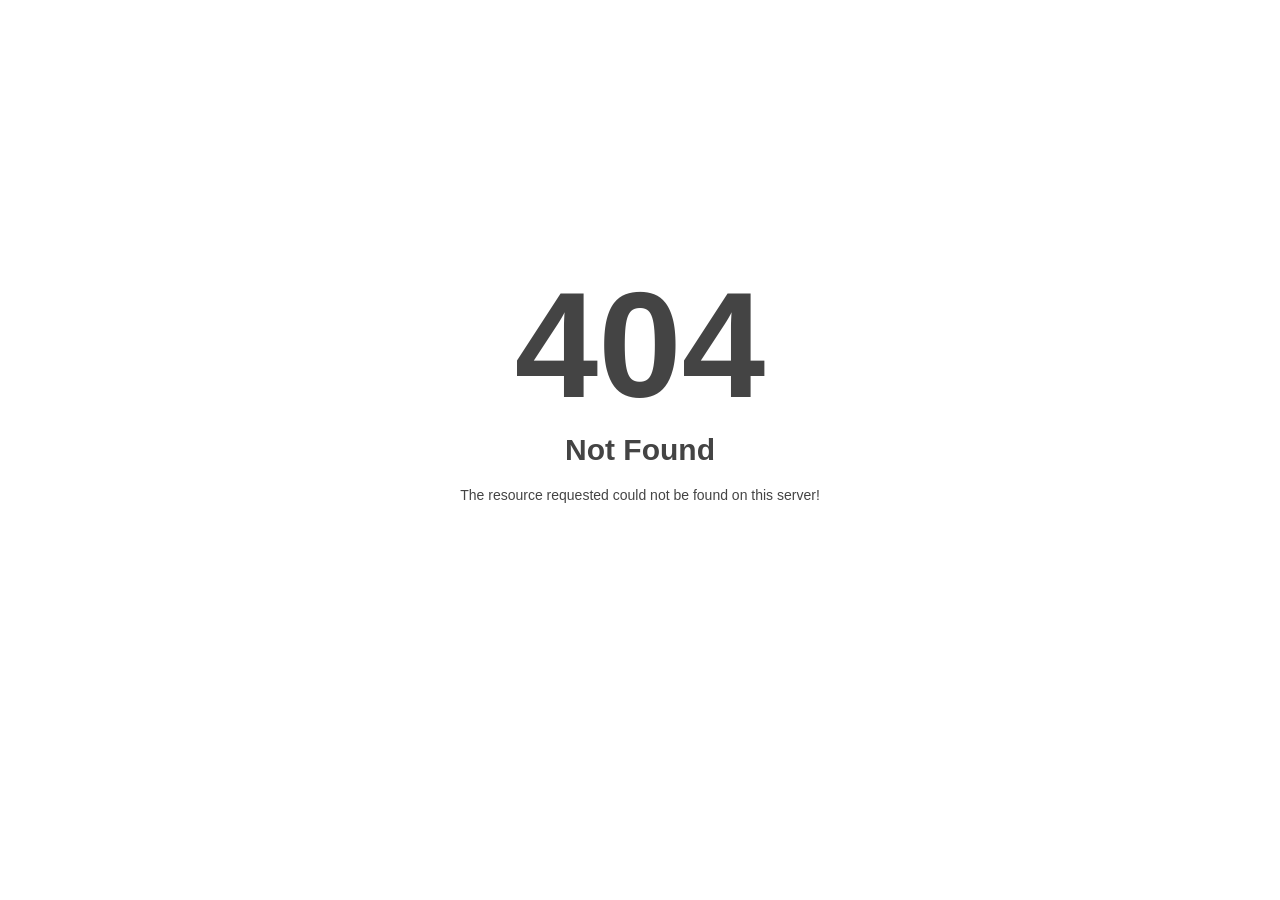
<file: css/font/ytp-regular.eot.html>
<!DOCTYPE html>
<html style="height:100%">
<head>
<meta http-equiv="Content-Type" content="text/html; charset=iso-8859-1">

<meta name="viewport" content="width=device-width, initial-scale=1, shrink-to-fit=no" />
<title> 404 Not Found
</title><style>@media (prefers-color-scheme:dark){body{background-color:#000!important}}</style></head>
<body style="color: #444; margin:0;font: normal 14px/20px Arial, Helvetica, sans-serif; height:100%; background-color: #fff;">
<div style="height:auto; min-height:100%; ">     <div style="text-align: center; width:800px; margin-left: -400px; position:absolute; top: 30%; left:50%;">
        <h1 style="margin:0; font-size:150px; line-height:150px; font-weight:bold;">404</h1>
<h2 style="margin-top:20px;font-size: 30px;">Not Found
</h2>
<p>The resource requested could not be found on this server!</p>
</div></div></body></html>
</file>
<file: css/style.css>
@charset "utf-8";
/*------------------------------------------------------------------
[Master Stylesheet]

Project: Resonance
Version: 1.0.3
Last change: 26 November 2023
Primary use: Multipurpose Template  
-------------------------------------------------------------------*/


/*------------------------------------------------------------------
[Table of contents]

1. Icon fonts.
2. Variables.
3. Common styles.
4. Page loader.
5. Typography.
    5.1. Headings styles.
6. Links.
7. Buttons.
    7.1. Mobile menu button fix.
8. Forms fields.
    8.1. Input underline.
    8.2. Input Gradient.
9. Home sections.
    9.1. Header common styles.
    9.2. Scroll down icon.
    9.3. Scroll down icon type 1.
    9.4. Scroll down icon type 2.
    9.5. Scroll down type 3.
    9.6. Scroll down icon type 4.
    9.7. Home section status.
    9.8. Home section social media links.
    9.9. HTML5 BG Video.
    9.10. Section edge figure.
    9.11. Section BG svg shape.
    9.12. Fullwidth gallery.
    9.13. Typed text.
    9.14. Stack Images.
10. Custom appear animation.
    10.1. Splitting JS chars animation.
    10.2. Splitting JS chars animation 1.
    10.3. Splitting JS chars animation 2.
    10.4. Splitting JS chars animation long.
    10.5. Splitting JS chars animation long 1.
    10.6. Splitting JS words animation.
    10.7. Splitting JS lines animation.
    10.8. Splitting JS lines animation long.
    10.9. Appearing animation styles.
11. Classic menu bar.
    11.1. Logo (in navigation panel).
    11.2. Menu sub.
    11.3. Menu sub multi.
    11.4. Mobile nav.
    11.5. Mobile nav menu sub.
    11.6. Mobile nav menu sub multi.
    11.7. Dark panel style.
    11.8. Transparent panel style.
    11.9. Menu social links.
12. Sections styles.
    12.1. Common section styles.
    12.2. Decorative elements.
    12.3. Marquee text line.
13. Split section.
14. Services.
15. Services 2.
16. Services 3.
17. Services 4.
18. Services 5.
19. Services 6.
20. Services 7.
21. Services 8.
22. Team.
23. Team 1.
24. Features.
25. Features 1.
26. Features 2.
27. Alt features.
28. Spot box.
29. Numbers.
    29.1. Numbers 1.
    29.2. Numbers 2.
    29.3. Numbers 3.
30. Steps.
    30.1. Steps 1.
    30.2. Steps 2.
31. Portfolio.
    31.1. Works filter.
    31.2. Works grid.
32. Portfolio 1.
33. Portfolio 2.
34. Portfolio 3.
35. Portfolio 4.
36. Portfolio 5.
37. Call action 1 section.
38. Call action 2 section.
39. Call action 3 section.
40. Call action 4 section.
41. Images compositions.
    41.1. Images composition 1.
    41.2. Images composition 2.
    41.3. Images composition 3.
    41.4. Images composition 4.
    41.5. Images composition 5.
    41.6. Images composition 6.
    41.7. Images composition 7.
    41.8. Images composition 8.
    41.9. Images composition 9.
42. Work process.
43. Logotypes.
    43.1. Logo carousel.
    43.2. Logo grid.
44. Post previews.
45. Post previews 1.
46. Post previews 2.
47. Post previews 3.
48. Newsletter.
    48.1. Newsletter elegant.
    48.2. Newsletter strong.
    48.3. Newsletter modern.
49. Contact.
50. Contact 1.
51. Contact 2.
52. Google maps.
53. Footer.
54. Footer 1.
55. Footer 2.
56. Blog.
    56.1. Pagination.
    56.2. Comments.
    56.3. Sidebar.
57. Pricing.
58. Shortcodes.
    58.1. Lightbox modal.
    58.2. Owl carousel.
    58.3. Testimonials 4.
    58.4. Testimonials 5.
    58.5. Testimonials 6.
    58.6. Tabs.
    58.7. Tabs minimal.
    58.8. Tabs alternative.
    58.9. Tooltips.
    58.10. Alert messages.
    58.11. Accordion.
    58.12. Toggle.
    58.13. Accorfion style 1.
    58.14. Progress bars.
    58.15. Alt progress bars.
    58.16. Icons examples.
    58.17. Morphext.
59. Skip to content link.
60. Cookies.
61. Intro page.
-------------------------------------------------------------------*/


/* ==============================
   Icon fonts
   ============================== */
  
@import url("icons.css");
@import url("icomoon.css");
@import url("font-awesome-brands.css");


/* ==============================
   Variables
   ============================== */
  
:root{
    --font-global: "Montserrat", sans-serif;
    --font-alt: "Montserrat", sans-serif;
    --font-serif: Georgia, 'Times New Roman', Times, serif;
    --full-wrapper-margin-x: 30px;
    --container-width: 1350px;
    --section-padding-y: 120px;
    --menu-bar-height: 85px;
    --menu-bar-height-scrolled: 65px;
    --color-dark-1: #010101;
    --color-dark-2: #171717;
    --color-dark-3: #272727;
    --color-dark-3a: #333;
    --color-dark-4: #555;
    --color-gray-1: #757575;
    --color-gray-2: #888;
    --color-gray-3: #999;
    --color-gray-light-1: #f1f1f1;
    --color-gray-light-2: #f7f7f7;
    --color-gray-light-3: #e5e5e5;
    --color-gray-light-4: #d5d5d5;
    --color-gray-light-5: #ccc;
    --color-gray-light-6: #bbb;
    --color-dark-mode-gray-1: rgba(255,255,255, .7);
    --color-dark-mode-gray-2: rgba(255,255,255, .1275);
    --color-primary-1: #4567ed;
    --color-primary-1-a: #375ae3;    
    --color-primary-light-1: #e3effe;
    --color-primary-light-1-a: #bcd1f1;
    --color-primary-2: #7752e7;
    --color-primary-light-2: #e7defe;
    --color-primary-3: #b947d9;
    --color-primary-light-3: #f7defe;
    --color-primary-4: #e748b1;
    --color-primary-light-4: #ffe1f5; 
    --color-secondary-1: #fbe3a1;   
    --gradient-primary-1: linear-gradient( 90deg, var(--color-primary-4) 0%, var(--color-primary-3) 33%, var(--color-primary-2) 67%, var(--color-primary-1) 100%);
    --gradient-primary-1-a: linear-gradient( 90deg, var(--color-primary-4) 25%, var(--color-primary-3) 40%, var(--color-primary-2) 60%, var(--color-primary-1) 75%);
    --gradient-primary-1-b: linear-gradient( 45deg, var(--color-primary-4) 0%, var(--color-primary-3) 33%, var(--color-primary-2) 67%, var(--color-primary-1) 100%);
    --gradient-primary-1-c: linear-gradient( 0deg, var(--color-primary-4) 0%, var(--color-primary-3) 33%, var(--color-primary-2) 67%, var(--color-primary-1) 100%);
    --gradient-gray-light-1: linear-gradient(0deg, #f5f5f5 0%, #fff 100%);
    --gradient-gray-light-2: linear-gradient(0deg, #fff 0%, #f5f5f5 100%);
    --gradient-dark-alpha-1: linear-gradient( 90deg, var(--color-dark-1) 40%, transparent 87%);
    --gradient-dark-alpha-2: linear-gradient( 90deg, transparent 13%, var(--color-dark-1) 60%);
    --gradient-primary-alpha-1: linear-gradient( 90deg, var(--color-primary-1) 40%, transparent 87%);
    --gradient-primary-alpha-2: linear-gradient( 90deg, transparent 13%, var(--color-primary-1) 60%);
    --border-radius-default: 4px;
    --border-radius-large: 30px;
    --box-shadow: 0px 5px 10px 0px rgba(0, 0, 0, 0.05),0px 1px 1px 0px rgba(0, 0, 0, 0.03),0px 3px 5px 0px rgba(0, 0, 0, 0.03);
    --box-shadow-strong: 0px 5px 10px 0px rgba(0, 0, 0, 0.08),0px 1px 1px 0px rgba(0, 0, 0, 0.06),0px 3px 5px 0px rgba(0, 0, 0, 0.06);
    --box-shadow-block: 0px 3px 50px 0px rgba(0, 0, 0, 0.05);
    --box-shadow-block-strong: 0px 3px 50px 0px rgba(0, 0, 0, 0.15);  
    --transition-default: all 0.27s cubic-bezier(0, 0, 0.58, 1);
    --ease-default: cubic-bezier(0, 0, 0.58, 1);
    --ease-out-long: cubic-bezier(0,.5,0,1);
    --ease-out-medium: cubic-bezier(0,.57,.55,1);
    --ease-out-short: cubic-bezier(.15,.7,.78,1);
    --ease-elastic-1: cubic-bezier(0.68,-0.55,0.27,1.55);
    --ease-elastic-2: cubic-bezier(0.68,-3,0.27,5);
}


/* ==============================
   Common styles
   ============================== */
  
:root{
    scroll-behavior: auto;
}
html{
    -ms-overflow-style: scrollbar;
}
body{
    overflow-x: hidden;
    -webkit-font-smoothing: antialiased;
    -moz-osx-font-smoothing: grayscale;
    text-rendering: optimizeLegibility;    
}
main{
    overflow: clip;
}
iframe{
    border: none;
}
a, b, div, ul, li{
    -webkit-tap-highlight-color: rgba(0,0,0,0); 
    -webkit-tap-highlight-color: transparent; 
    -moz-outline-: none;
}
a:focus:not(.focus-visible),
a:active,
section:focus,
div:active,
div:focus{
    -moz-outline: none;
    outline: none;
}
a:focus.focus-visible,
button:focus.focus-visible,
div:focus.focus-visible{
    -moz-outline: 3px dotted #36a367 !important;
    outline: 3px dotted #36a367 !important;
    outline-offset: 0 !important;
}
img:not([draggable]), embed, object, video{
    max-width: 100%;
    height: auto;
}
.image-fullwidth img{
    width: 100%;
    height: auto;
}
.min-height-80vh{
    min-height: 80vh;
}
.min-height-90vh{
    min-height: 90vh;
}
.min-height-100vh{
    min-height: 100vh !important;
    min-height: 100svh !important;
}
.align-center{ text-align:center !important; }
.left{ float:left !important; }
.right{ float:right !important; }
.hidden{ display:none !important;}
.relative{ position: relative !important;}
.z-index-1{ z-index: 1 !important;}
.z-index-n1{ z-index: -1 !important;}
.no-hover{ cursor: default !important;}
.wch-unset{ will-change: unset !important; }
.white{ color: #fff !important; }
.black{ color: var(--color-dakr-1) !important; }
.color-primary-1{ color: var(--color-primary-1) !important; }
.color-primary-2{ color: var(--color-primary-2) !important; }
.color-primary-3{ color: var(--color-primary-3) !important; }
.color-primary-4{ color: var(--color-primary-4) !important; }
.color-secondary-1{ color: var(--color-secondary-1) !important; }
.opacity-003{ opacity: .03 !important; }
.opacity-004{ opacity: .04 !important; }
.opacity-005{ opacity: .05 !important; }
.opacity-006{ opacity: .06 !important; }
.opacity-007{ opacity: .07 !important; }
.opacity-008{ opacity: .08 !important; }
.opacity-009{ opacity: .09 !important; }
.opacity-01{ opacity: .1 !important; }
.opacity-015{ opacity: .15 !important; }
.opacity-02{ opacity: .2 !important; }
.opacity-025{ opacity: .25 !important; }
.opacity-03{ opacity: .3 !important; }
.opacity-035{ opacity: .35 !important; }
.opacity-04{ opacity: .4 !important; }
.opacity-045{ opacity: .45 !important; }
.opacity-05{ opacity: .5 !important; }
.opacity-055{ opacity: .55 !important; }
.opacity-06{ opacity: .6 !important; }
.opacity-065{ opacity: .65 !important; }
.opacity-07{ opacity: .7 !important; }
.opacity-075{ opacity: .75 !important; }
.opacity-08{ opacity: .8 !important; }
.opacity-085{ opacity: .85 !important; }
.opacity-09{ opacity: .9 !important; }
.opacity-095{ opacity: .95 !important; }
.opacity-1{ opacity: 1 !important; }
.size-13 { font-size: 13.5px !important; }
.size-14{ font-size: 14px !important; }
.size-15{ font-size: 15px !important; }
.size-16{ font-size: 16px !important; }
.size-17{ font-size: 17px !important; }
.size-18{ font-size: 18.5px !important; }
.size-20{ font-size: 20px !important; }
.size-22{ font-size: 22px !important; }
.size-24{ font-size: 24px !important; }
.box-shadow{ box-shadow: var(--box-shadow-block) !important;}
.box-shadow-strong{ box-shadow: var(--box-shadow-block-strong) !important;}
.border-color-primary-1{
    border: 1px solid var(--color-primary-1);
}
.border-color-primary-2{
    border: 1px solid var(--color-primary-2);
}
.border-color-primary-3{
    border: 1px solid var(--color-primary-3);
}
.border-color-primary-4{
    border: 1px solid var(--color-primary-4);
}
.border-dark{
    border: 1px solid var(--color-dark-mode-gray-2) !important;
}
.bg-border-dark{
    background: var(--color-dark-3) !important;
    border: 1px solid var(--color-dark-mode-gray-2) !important;
}
.stick-fixed{
    position: fixed !important;
    top: 0;
    left: 0;
}
.block-sticky{
    position: sticky;
    top: calc(var(--menu-bar-height-scrolled) + 40px);
    left: 0;
}
.round{
    border-radius: var(--border-radius-default) !important;
}
.round-large{
    border-radius: var(--border-radius-large) !important;
}
.circle{
    border-radius: 100px !important;
}
.circle-large{
    border-radius: 700px !important;
}
.round.overflow-hidden,
.round-large.overflow-hidden,
.circle.overflow-hidden,
.circle-large.overflow-hidden{
    isolation: isolate;
    transform: translateZ(0);
}
::selection{
    color: #fff;
    background: var(--color-primary-1);
}
.light-content ::selection{
    color: #fff;
    background: var(--color-primary-1);
}
.animate, .animate *{
    transition: var(--transition-default);
}
.parallax-mousemove{
   transition: var(--transition-default);
   -moz-transition: none !important;
   will-change: transform;
}
.parallax-mousemove-follow{
    -moz-transition: none !important;
}
@media not all and (min-resolution:.001dpcm) { @media {
    .parallax-mousemove,
    .parallax-mousemove-follow{
       transition: none !important;
    }
}}
[data-rellax-x]{
    transition: transform 0.25s var(--ease-out-short);
    transition-delay: 0.0025s;
    will-change: transform;
}
[data-rellax-y]{
    transition: transform 0.25s cubic-bezier(0, 0, 0.58, 1);
    transition-delay: 0.0025s;
    will-change: transform;
}
.no-animate{    
    -webkit-transition-property: none !important;
    -moz-transition-property: none !important;
    -o-transition-property: none !important;
    transition-property: none !important; 
}
.clearlist, .clearlist li{
    list-style: none;
    padding: 0;
    margin: 0;
    background: none;
}
.clearlinks a{
    text-decoration: none;
    color: unset;
}
.clearlinks a:hover{
    color: unset !important;
}
.full-wrapper{
    margin: 0 var(--full-wrapper-margin-x);
}
.container{
    max-width: var(--container-width);
    padding: 0 30px;
}
.row:not(
.g-0, .g-1, .g-2, .g-3, .g-4, .g-5,
.gx-0, .gx-1, .gx-2, .gx-3, .gx-4, .gx-5,
.gy-0, .gy-1, .gy-2, .gy-3, .gy-4, .gy-5){
    --bs-gutter-x: 30px;
}
.row.gx-huge{
    --bs-gutter-x: 276px;
}
.icon-ellipse{
    position: relative;
    top: -0.085em;
    display: inline-block;
    width: 12px;
    height: 12px;
    vertical-align: middle;
    background: currentColor;
    border-radius: 50%;
}
.text-outline-cont{
    position: relative;
    display: inline-block;
}
.text-outline{
    position: relative;
}
.text-outline-1{
    position: absolute;
    top: -0.36em;
    left: 0;
    color: #fff;
    -webkit-text-stroke: 1px var(--color-dark-1);
    opacity: .2;
    pointer-events: none;
}
.text-outline-2{
    position: absolute;
    top: -0.72em;
    left: 0;
    color: #fff;
    -webkit-text-stroke: 1px var(--color-dark-1);
    opacity: .1;
    pointer-events: none;
}
.light-content .text-outline-1{
    color: transparent;
    -webkit-text-stroke: 1px #fff;
    opacity: .17;
}
.light-content .text-outline-2{
    color: transparent;
    -webkit-text-stroke: 1px #fff;
    opacity: .07;
}


/* ==============================
   Page loader
   ============================== */

.page-loader{
    display:block;
    width: 100%;
    height: 100%;
    position: fixed;
    top: 0;
    left: 0;
    background: #fefefe;
    z-index: 100000; 
}
.loader{
    width: 50px;
    height: 50px;
    position: absolute;
    top: 50%;
    left: 50%;
    margin: -25px 0 0 -25px;
    font-size: 10px;
    text-indent: -12345px;
    border-top: 1px solid rgba(0,0,0, 0.15);
    border-right: 1px solid rgba(0,0,0, 0.15);
    border-bottom: 1px solid rgba(0,0,0, 0.15);
    border-left: 1px solid rgba(0,0,0, .55);
    border-radius: 50%;
    animation: spinner 700ms infinite linear;
    will-change: transform;  
    z-index: 100001;
}

.page-loader.dark{
    background: var(--color-dark-1);   
}
.page-loader.dark .loader{
    border-top: 1px solid rgba(255,255,255, 0.15);
    border-right: 1px solid rgba(255,255,255, 0.15);
    border-bottom: 1px solid rgba(255,255,255, 0.15);
    border-left: 1px solid rgba(255,255,255, .5);
}

.page-loader.gradient .loader{
    border-color: transparent;
    background:	linear-gradient(to right, white, white), var(--gradient-primary-1); 
	-webkit-background-clip: padding-box, border-box;
	background-origin: padding-box, border-box;
}
.page-loader.gradient.dark .loader{
    border-color: transparent !important;
    background:	linear-gradient(to right, var(--color-dark-1), var(--color-dark-1)), var(--gradient-primary-1); 
    -webkit-background-clip: padding-box, border-box;
	background-origin: padding-box, border-box; 
}

.page-loader.color .loader{
    border-color: var(--color-primary-light-1-a);
    border-left-color: var(--color-primary-1);
}

@keyframes spinner {
    0% {
        transform: rotate(0deg);
    }
    100% {
        transform: rotate(360deg);
    }
}


/* ==============================
   Typography
   ============================== */
  
body{
    color: var(--color-dark-1);
    font-family: var(--font-global);
    font-size: 18px;
    font-weight: 400;
    letter-spacing: normal;
    line-height: 1.67; 
}
a{
    color: var(--color-dark-1);
    text-decoration: underline;
    transition: color 0.1s var(--ease-default);
}
a:hover{
    color: var(--color-dark-4);
    text-decoration: underline;
}
b, strong{
    font-weight: 500;
}
mark{
    position: relative;
    padding: 0;
    color: inherit;
    background-color: transparent;
    background-image: linear-gradient(90deg,rgba(17,17,17,.1) 0,rgba(17,17,17,.1) 100%);
    background-repeat: no-repeat;
    background-size: 100% .3em;
    background-position: 0 110%;
}
.light-content mark{
    background-image: linear-gradient(90deg,rgba(255,255,255,.2) 0,rgba(255,255,255,.2) 100%);
}
.mark-decoration-1{
    position: relative;
    display: inline-block;
}
.mark-decoration-1:before{
    content: "";
    position: absolute;
    left: 0;
    bottom: -0.4em;
    width: 100%;
    height: 0.5357em;
    background-image: url(../images/mark-decoration-1.svg);
    background-repeat: no-repeat;
    background-size: auto 0.55357em;
    background-position: 0 0;
    pointer-events: none;
}
.light-content .mark-decoration-1:before{
    background-image: url(../images/mark-decoration-1-white.svg);
}
.mark-decoration-2{
    position: relative;
    display: inline-block;
}
.mark-decoration-2:before{
    content:"";
    position: absolute;
    top: -0.09em;
    left: -0.2em;
    bottom: -0.09em;
    right: -0.2em;    
    display: block;
    border: 1px solid var(--color-dark-1);
    border-radius: 50%;
    opacity: 0.7;
    transform: rotate(-7deg);
    pointer-events: none;
}
.mark-decoration-3-wrap{
    position: relative;
    display: inline-block;
    isolation: isolate;
}
.mark-decoration-3{
    position: absolute;
    left: 0;
    bottom: 0.12em;
    display: block;
    width: 100%;
    height: 0.2em;    
    z-index: -1;
}
.mark-decoration-3:before{
    content: "";
    position: absolute;
    top: 0;
    left: 0;
    width: 100%;
    height: 100%;
    background: var(--color-secondary-1);
}
.light-content .mark-decoration-3:before{
    opacity: .37;
}
.mark-decoration-4{
    position: relative;
    display: inline-block;
}
.mark-decoration-4:before{
    content:"";
    position: absolute;
    bottom: 0.12em;
    left: 0;  
    display: block;
    width: 100%;
    height: 7px;
    opacity: 0.2;
    background: var(--gradient-primary-1);
    pointer-events: none;
    z-index: -1;
}
.light-content .mark-decoration-4:before{
    opacity: 0.375;
}
.mark-decoration-5{
    position: relative;
    display: inline-block;
    isolation: isolate;
}
.mark-decoration-5:before{
    content: "";
    position: absolute;
    left: 0;
    bottom: -0.4em;
    width: 100%;
    height: 0.5357em;
    background-image: url(../images/demo-corporate/mark-decoration-1.svg);
    background-repeat: no-repeat;
    background-size: auto 0.25892em;
    background-position: 0 0;
    pointer-events: none;
    z-index: -1;    
}

h1,h2,h3,h4,h5,h6,
.h1,.h2,.h3,.h4,.h5,.h6{
    margin-bottom: 1em;
    font-weight: 500;
    line-height: 1.2;   
}

h1, .h1{
    margin-bottom: 0.5em;
    font-size: 42px;
    letter-spacing: -0.04em;
}
h2, .h2{
    margin-bottom: 0.5em;
    font-size: 36px;
    letter-spacing: -0.03em;
}
h3, .h3{
    margin-bottom: 0.7em;
    font-size: 28px;
    letter-spacing: -0.03em;
}
h4, .h4{
    font-size: 24px;
}
h5, .h5{
    font-size: 20px;
}
h6, .h6{
    font-size: 16px;
    font-weight: 700;
}
p{
    margin: 0 0 1.5em 0;
}
ul, ol{
    margin: 0 0 1.5em 0;
}
blockquote{
    margin: 0 0 2em 0;
    padding: 0;
    border: none;
    background: none;
    font-style: normal;
    line-height: 1.47;
}
blockquote p{
    position: relative;
    margin-bottom: 0.7em;
    font-size: 140%;
    font-style: normal;
    letter-spacing: -0.01em;
    line-height: 1.5;
}
blockquote footer{
    font-size: 15px;
    font-weight: 400;
}
.testimonial{
    position: relative;
    margin: 0 0 1.5em 0;
    padding-left: 1.9778em;
    border: none;
    background: none;
    font-size: 46px;    
    border: none;
}
.testimonial p{
    position: relative;
    margin-bottom: .85em;
    font-size: 46px;
    font-weight: 500;
    font-style: normal;
    letter-spacing: -0.025em;
    line-height: 1.217;
}
.testimonial footer{
    font-size: 18px;
    font-weight: 500;
}
.testimonial .small{
    font-size: 15px;
    font-weight: 400;
    color: var(--color-gray-1);
}
.light-content .testimonial .small{
    color: var(--color-dark-mode-gray-1);
}
.testimonial .blockquote-icon{
    position: absolute;
    top: 0.15em;
    left: 0;
    width: .88em;
    height: .88em;
    background: #fff;
    border-radius: 50%;
    font-family: Georgia, serif;
    font-size: 1.5em;
    line-height: 1.45em;
    text-align: center;
}
.light-content .testimonial .blockquote-icon{
    color: var(--color-dark-1);
}
dl dt{
    margin-bottom: .5em;
    font-size: 20px;
    font-weight: 500;
    line-height: 1.4;
    letter-spacing: -0.0039em;
}
dl dd{
    margin-bottom: 1.9em;
    color: var(--color-gray-1);
}
.light-content dl dd{
    color: var(--color-dark-mode-gray-1);
}
pre{
    background-color: #f9f9f9;
    border-color: #ddd;
}
hr{
    background-color: #000;
    opacity: .1;
}
hr.white{
    background-color: #fff;
    opacity: 1;
}
.dark-mode hr.white{
    background-color: #fff;
    opacity: .15;
}
hr.black{
    background-color: var(--color-dark-1);
    opacity: 1;
}
hr.thick{
    height: 2px;
}

.uppercase{
    text-transform: uppercase;
    letter-spacing: 0.025em;
}
.serif{
    font-family: var(--font-serif);
    font-style: italic;
    font-weight: normal;
}
.font-alt{
   font-family: var(--font-alt); 
}
.normal{
    font-weight: normal;
}
.strong{
    font-weight: 700 !important;
}
.lead{
    margin: 0 0 1em 0;
    font-size: 140%;
    font-weight: 400; 
    letter-spacing: -0.012em;
    line-height: 1.5;
}
.lead-alt{
    font-size: 46px;
    font-weight: 500;
    line-height: 1.196;
    letter-spacing: -0.04em;
}
.dropcap{
    float: left;
    font-size: 3em;
    line-height: 1;
    padding: 2px 8px 2px 0;    
}

.highlight pre{
    border: 1px solid var(--color-gray-light-3);
    background: var(--color-gray-light-2);
    color: var(--color-dark-4);
    border-radius: var(--border-radius-default);
}
.light-content .highlight pre{
    border-color: transparent;
    background-color: var(--color-dark-3a);
    color: var(--color-gray-light-6);
}

/* 
 * Headings styles
 */

.hs-wrap{
    position: relative;
    margin: 0 auto;
    padding: 50px 40px;  
    overflow: hidden;  
    text-align: center;   
    border: 1px solid rgba(255,255,255, .05);
    border-radius: var(--border-radius-default);
    -webkit-backdrop-filter: blur(7px);
    backdrop-filter: blur(7px);
    isolation: isolate;
    transform: translateZ(0);
}
.hs-wrap:before{
    content: "";
    position: absolute;
    top: 0;
    left: 0;
    width: 100%;
    height: 100%;
    background: var(--color-dark-1);
    opacity: 0.17;
}
.hs-line{
    position: absolute;
    top: 50%;
    left: 50%;    
    width: 3%;
    height: 160%;    
    mix-blend-mode: difference; 
    pointer-events: none;
}
.hs-line:before{
    content: "";
    position: absolute;
    top: 0;
    left: 0;
    width: 100%;
    height: 100%;
    background: #fff;
    transform: translate(-50%, -50%) rotate(30deg);
}
.hs-icon{
    display: inline-block;
    width: 50px;
    height: 50px;
    font-size: 50px;
}
.hs-icon svg{
    display: block;
    width: 1em;
    height: 1em;
    fill: currentColor;
}
@media only screen and (min-width: 992px) {
    .hs-title-overlap{ 
        width: 137% !important; 
        margin-right: -37%;
    }
}
.hs-title-1{
    margin-top: 0;
    font-size: 70px;
    font-weight: 500;
    line-height: 1.085;
    letter-spacing: -0.035em;
}
.hs-title-2{
    margin-top: 0;
    font-size: 120px;
    font-weight: 400;
    line-height: 1.2;
    letter-spacing: -0.025em;
}
.hs-title-2a{
    margin-top: 0;
    font-size: 112px;
    font-weight: 500;
    line-height: 1;
    letter-spacing: -0.025em;
}
.hs-title-3{
    margin-top: 0;
    font-size: 38px;
    font-weight: 400;
    line-height: 1.3;
    letter-spacing: 0.3em;
    text-transform: uppercase;
}
.hs-title-3a{
    margin-top: 0;
    font-size: 38px;
    font-weight: 400;
    line-height: 1.3;
    letter-spacing: -0.012em;
}
.hs-title-4{
    margin-top: 0;
    font-size: 100px;
    font-weight: 500;
    line-height: 1.2;
    letter-spacing: -0.01em;
}
.hs-title-4a{
    margin-top: 0;
    font-size: 100px;
    font-weight: 500;
    line-height: 1.2;
    letter-spacing: -0.01em;
}
.hs-title-5{
    margin-top: 0;
    font-size: 150px;
    font-weight: 500;
    line-height: 0.92;
    letter-spacing: normal;
    text-transform: uppercase;
}
.hs-title-6{
    margin-top: 0;
    font-size: 20px;
    font-weight: 400;
    text-transform: uppercase;
    letter-spacing: 0.02em;
}
.hs-title-7{
    margin-top: 0;
    font-size: 160px;
    font-weight: 500;
    line-height: 1;
    letter-spacing: -0.02em;
}
.hs-title-8{
    margin-top: 0;
    font-size: 60px;
    font-weight: 500;
    line-height: 1.085;
    letter-spacing: -0.035em;
}
.hs-title-9{
    margin-top: 0;
    font-size: 65px;
    font-weight: 500;
    line-height: 1.1176;
    letter-spacing: -0.037em;
}
.hs-title-10{
    margin-top: 0;
    font-size: 56px;
    font-weight: 500;
    line-height: 1.1785;
    letter-spacing: -0.037em;
}
.hs-title-11{
    margin-top: 0;
    font-size: 20px;
    font-weight: 500;
    text-transform: uppercase;
    letter-spacing: 0.06em;
}
.hs-title-12{
    margin-top: 0;
    font-size: 86px;
    font-weight: 500;
    line-height: 1.085;
    letter-spacing: -0.035em;
}
.hs-title-13{
    margin-top: 0;
    font-size: 82px;
    font-weight: 500;
    line-height: 1.085;
    letter-spacing: -0.035em;
}
.hs-title-13a{
    margin-top: 0;
    font-size: 82px;
    font-weight: 500;
    line-height: 1.085;
    letter-spacing: -0.035em;
}
.hs-line-14{
    font-size: 120px;
    font-weight: 500;
    letter-spacing: -0.03em;
}
.hs-image-1{
    max-width: 0.85em;
    max-height: 0.85em;
    margin-top: -0.2em;
    vertical-align: middle;
}
.hs-image-1{
    width: 0.85em;
    height: 0.85em;
    margin-top: -0.2em;
    vertical-align: middle;
}
.hs-image-2{
    width: 0.75em;
    height: 0.75em;
    margin-top: -0.2em;
    vertical-align: middle;
    border-radius: 50%;
}
.hs-image-3{
    height: 0.75em !important;
    margin-top: -0.2em;
    vertical-align: middle;
    border-radius: 100px;
}
.hs-paragraph-1{
    position: absolute;
    top: 158px;
    left: 0;
    max-width: 256px;
    font-size: 16px;
    line-height: 1.5;
}
.hs-paragraph-2{
    position: absolute;
    top: 160px;
    right: 50px;
    max-width: 350px;
    font-size: 14px;
    text-transform: uppercase;
    text-indent: 4em;
    line-height: 1.5;
    letter-spacing: 0;
}
.hs-descr{
    font-size: 34px;
    font-weight: 400;
    line-height: 1.353;
    letter-spacing: -0.0075em;
}


/* ==============================
   Links
   ============================== */

.link-hover-anim{    
    position: relative;
    display: inline-block;
    padding: 6px 0;
    overflow: hidden;    
    font-size: 17px;    
    font-weight: 500;
    letter-spacing: normal;
    line-height: 1;
    text-decoration: none;
    vertical-align: middle;
    color: currentColor;
    background: none;
    border: none;
    cursor: pointer;
}
.link-hover-anim:hover{
    text-decoration: none !important;
}
.main-nav .link-hover-anim{
    top: 1px;
}
.link-strong{
    position: relative;
    display: inline-block;
    overflow: hidden;
    padding: 7px 0;
    transition: transform 0.5s var(--ease-elastic-1), opacity 0.5s var(--ease-elastic-1), color 0.2s var(--ease-default);
}
.underline .link-strong{
    border-bottom: 2px solid currentColor;
}
.underline .link-strong i{
    position: relative;
    top: 0.075em;
}
.link-hover-anim:not(.underline) .link-strong i:not([class^="icon-"]){
    position: relative;
    top: -0.05em;
    vertical-align: middle;
}
.link-strong svg{
    position: relative;
    top: -0.1em;
    margin-right: 0.2em;
}
.link-strong-hovered{
    display: block;
    position: absolute;
    top: 6px;
    left: 0;
    opacity: 0;
    transform: translateY(150%) translateZ(0.001px) skewY(10deg);
}
.link-hover-anim:hover{
    color: inherit;
}
.link-strong-unhovered{
    display: block;
}
.link-hover-anim:hover .link-strong-unhovered{ 
    opacity: 0;
    transform: translateY(-150%) translateZ(0.001px) skewY(-10deg);
}

.link-hover-anim:hover .link-strong-hovered{;
    opacity: 1;
    transform: translateY(0) translateZ(0.001px) skewY(0);
}
.light-content .link-strong,
.light-content .link-hover-anim{
    color: #fff;
}

.link-hover-anim.link-gradient .link-strong{
    background: var(--gradient-primary-1-a);
    -webkit-background-clip: text;
    -webkit-text-fill-color: transparent;
}
.link-hover-anim.link-gradient .link-strong i{
    -webkit-text-fill-color: var(--color-primary-1);
}

.link-circle{
    padding-right: 22px;
}
.link-circle:before{
    content: "";
    position: absolute;
    top: calc(50% - 2px);
    right: 7px;
    transform: translate3d(0, -50%, 0.001px);
    display: block;
    width: 51px;
    height: 51px;    
    border: 1px solid currentColor;
    border-radius: 50%;
    transition: all .5s var(--ease-elastic-2);
}
.link-circle:hover:before{
    transform: translate3d(0, -50%, 0.001px) scale(1.1);
}
.link-circle .link-strong{
    padding: 20px 0;
}

.link-circle-1{
    margin-left: -7px;
    padding-left: 27px;
}
.link-circle-1:before{
    content: "";
    position: absolute;
    top: calc(50%);
    left: 7px;
    transform: translate3d(0, -50%, 0.001px);
    display: block;
    width: 60px;
    height: 60px;    
    border: 2px solid var(--color-dark-1);
    border-radius: 50%;
    opacity: .15;
    transition: all .5s var(--ease-elastic-2);
}
.link-circle-1 .link-strong-hovered{
    left: 27px;
}
.light-content .link-circle-1:before{
    border-color: #fff;
    opacity: .25;
}
.link-circle-1:hover:before{
    transform: translate3d(0, -50%, 0.001px) scale(0.88);
}
.link-circle-1 .link-strong{
    padding: 24px 0;
}

  
/* ==============================
   Buttons
   ============================== */
  
.btn-mod,
a.btn-mod{
    -webkit-box-sizing: border-box;
    -moz-box-sizing: border-box;
    box-sizing: border-box;
    padding: 3px 13px;
    color: #fff;
    background: var(--color-dark-1);
    border: 1px solid transparent;
    font-size: 12px;
    font-weight: 700;
    text-decoration: none;
    letter-spacing: .065em;
    border-radius: 0;
    box-shadow: none;
    transition: var(--transition-default);
    cursor: pointer;
}
.btn-mod:hover,
.btn-mod:focus,
a.btn-mod:hover,
a.btn-mod:focus{
    color: #fff;
    text-decoration: none;
    outline: none;
    border-color: transparent;
    box-shadow: none;
}
.btn-mod:active{
    cursor: pointer !important;
    outline: none !important;
}

.btn-mod i.align-center:before{
    display: block;
    margin: -0.275em 0;
    transform: translateY(0.14em);
}

.btn-mod.btn-small{
    height: auto;
    padding: 6px 15px;
    font-size: 13px;
    letter-spacing: 0.05em;
} 
.btn-mod.btn-medium{
    height: auto;
    padding: 13px 20px 12px;
    font-size: 13px;
    letter-spacing: 0.085em;
} 
.btn-mod.btn-large{
    height: auto;
    padding: 16px 32px 15px;
    font-size: 13px;
    letter-spacing: 0.085em;
} 

.btn-mod.btn-w{
    color: var(--color-dark-1);
    background: #fff;    
}
.btn-mod.btn-w:hover,
.btn-mod.btn-w:focus{
    color: var(--color-dark-1);
    background: rgba(255,255,255, 1);
}

.btn-mod.btn-w-c{
    color: var(--color-primary-1);
    background: #fff;    
}
.btn-mod.btn-w-c:hover,
.btn-mod.btn-w-c:focus{
    color: var(--color-primary-1);
    background: #fff;
}

.btn-mod.btn-border{
    color: var(--color-dark-1);
    border: 1px solid var(--color-dark-1);
    background: transparent;
}
.btn-mod.btn-border:hover,
.btn-mod.btn-border:focus{
    color: var(--color-dark-1);
    border-color: var(--color-dark-1);
}

.btn-mod.btn-border-c{
    color: var(--color-primary-1);
    border: 1px solid var(--color-primary-1);
    background: transparent;
}
.btn-mod.btn-border-c:hover,
.btn-mod.btn-border-c:focus{
    color: #fff;
    border-color: transparent;
    background: var(--color-primary-1);
}

.btn-mod.btn-border-w{
    color: #fff;
    border: 1px solid #fff;
    background: transparent;
}
.btn-mod.btn-border-w:hover,
.btn-mod.btn-border-w:focus{
    border-color: #fff;
}

.btn-mod.btn-border-w-light{
    color: rgba(255,255,255, .8);
    border: 1px solid rgba(255,255,255, .5);
    background: transparent;
}
.btn-mod.btn-border-w-light:hover,
.btn-mod.btn-border-w-light:focus{
    color: #fff;
    border-color: rgba(255,255,255, .8);
}

.btn-mod.btn-gray{
    color: var(--color-dark-4);
    background: var(--color-gray-light-3);
}
.btn-mod.btn-gray:hover,
.btn-mod.btn-gray:focus{
    color: var(--color-dark-3);
    background: var(--color-gray-light-4);
}

.btn-mod.btn-color{
    color: #fff;
    background: var(--color-primary-1);
}
.btn-mod.btn-color-light{
    color: var(--color-primary-1);
    background: var(--color-primary-light-1);
}

.btn-mod.btn-dark,
.btn-mod.btn-dark:hover,
.btn-mod.btn-dark:focus{
    background: var(--color-dark-3) !important;
    border: 1px solid var(--color-dark-mode-gray-2) !important;
    box-shadow: none !important;
}

.btn-mod.btn-circle{
    border-radius: 30px;
}
.btn-circle-alt{
    border-radius: 50%;
}
.btn-circle-alt:hover{
    border-radius: 10px;
}
.btn-mod.btn-round{
    border-radius: var(--border-radius-default);
}
.btn-full{
    width: 100%;
}

.btn-mod.btn-with-icon{
    display: inline-flex;
    align-items: center;    
    height: 42px;
    padding: 0 17px;
    font-size: 18px;
    font-weight: 400;
    line-height: 1.2;
    text-transform: none;
    letter-spacing: normal;
    border: none;
    box-shadow: var(--box-shadow-block);
}
.btn-icon{
    display: flex;
    align-items: center;
    justify-content: center;
    flex-shrink: 0;
    width: 28px;
    height: 28px;
    margin-left: -10px;
    margin-right: 8px;
    font-size: 16px;
    border-radius: 50%;
}
.btn-icon.color-1{
    color: #fff;
    background: var(--color-primary-1);
}
.btn-icon.color-2{
    color: #fff;
    background: var(--color-primary-2);
}
.btn-icon.color-3{
    color: #fff;
    background: var(--color-primary-3);
}
.btn-icon.color-4{
    color: #fff;
    background: var(--color-primary-4);
}
.btn-mod.btn-with-icon:hover{
    background: #fff;
    box-shadow: var(--box-shadow-block-strong);
}
.btn-mod.btn-with-icon i:not(.btn-icon i){
    position: relative;
    top: 0.05em;
    font-size: 20px;
}

.btn-mod.btn-hover-anim{
    position: relative;
    overflow: hidden;
    isolation: isolate;
    transform: translateZ(0);
}
.btn-mod.btn-hover-anim > span{
    position: relative;
}
.btn-mod.btn-hover-anim:before{
    content: "";
    display: block;
    width: 100%;
    height: 200%;
    position: absolute;
    top: 0;
    left: 0;
    transform: scale(.7) translateY(55%);
    background: var(--color-dark-3a);
    border-radius: 100%;
    transition: all 0.25s cubic-bezier(0,0,.31,.99);
}
.btn-mod.btn-hover-anim:hover{
   opacity: 1;
   border-color: var(--color-dark-3a);
}
.btn-mod.btn-hover-anim:hover:before{
   transform: scaleX(2) scaleY(1) translateY(-15%);
}
.btn-mod.btn-w.btn-hover-anim:before{
    background: #ddd;
}
.btn-mod.btn-w.btn-hover-anim:hover{
   border-color: #ddd;
}
.btn-mod.btn-w-c.btn-hover-anim:before{
    background: var(--color-primary-light-1);
}
.btn-mod.btn-w-c.btn-hover-anim:hover{
   border-color: var(--color-primary-light-1);
}
.btn-mod.btn-color.btn-hover-anim:before{
    background: var(--color-primary-1-a);
}
.btn-mod.btn-color.btn-hover-anim:hover{
    border-color: var(--color-primary-1-a);
}

.btn-mod.btn-ellipse,
.btn-mod.btn-ellipse:focus{
    position: relative;
    display: inline-flex;
    align-items: center;
    justify-content: center;
    width: 170px;
    height: 170px;
    font-size: 18px;
    font-weight: 500;
    line-height: 1.22;
    text-transform: uppercase;
    letter-spacing: 0.02em;
    background: none;
    transform: rotate(-15deg);
}
.btn-mod.btn-ellipse:before{
    content: "";
    position: absolute;
    top: 0;
    left: 0;
    display: block;
    width: 100%;
    height: 100%;
    background: var(--color-dark-1);
    border-radius: 50%;
    opacity: 97%;
    transition: all .37s var(--ease-out-short);
}
.btn-mod.btn-ellipse > *{
    z-index: 1;
}
.btn-mod.btn-ellipse:hover{
    background: none;
    opacity: 1;
}
.btn-mod.btn-ellipse:hover:before{
    transform: scale(1.1);
}
.btn-mod.btn-ellipse.btn-w:before{
    background: #fff;
}

.btn-mod.btn-ellipse-inner{
    position: relative;
}
.btn-ellipse-inner{
    position: relative;
    overflow: hidden;
}
.btn-ellipse-unhovered{
    display: block;
    padding: 10px;
    transition: all .37s var(--ease-out-short);
}
.btn-ellipse-hovered{
    position: absolute;
    top: 100%;
    left: 0;
    display: block;
    padding: 10px;
    opacity: 0;
    transition: all .37s var(--ease-out-short);
}
.btn-mod.btn-ellipse:hover .btn-ellipse-unhovered{
    opacity: 0;
    transform: translate(0,-100%);
}
.btn-mod.btn-ellipse:hover .btn-ellipse-hovered{
    opacity: 1;
    transform: translate(0,-100%);
}

.btn-animate-y{
    position: relative;
    display: block;
    overflow: hidden;
}
.btn-animate-y-1{
    display: block;
    transition: all .37s var(--ease-out-short), opacity .37s linear;
}
.btn-animate-y-2{
    display: block;
    position: absolute;
    top: 0;
    left: 0;
    width: 100%;
    opacity: 0;
    transform: translate(0,100%);
    transition: all .37s var(--ease-out-short), opacity .37s linear;
}
.btn-mod:hover .btn-animate-y-1,
a:not(.no-hover):hover .btn-animate-y-1{
    opacity: 0;
    transform: translate(0,-100%);
}
.btn-mod:hover .btn-animate-y-2,
a:not(.no-hover):hover .btn-animate-y-2{
    opacity: 1;
    transform: translate(0,0);
}

.big-icon{
    display: inline-flex;
    align-items: center;
    justify-content: center;
    width: 100px;
    height: 100px;
    margin: 0 auto 20px;
    font-size: 30px;
    color: var(--color-dark-1);
    background: #fff;
    border-radius: 50%;
    transition: var(--transition-default);
}
.big-icon i{
    position: relative;
    left: 0.1em;
}
.big-icon-gradient{
    position: relative;
    display: inline-flex;
    align-items: center;
    justify-content: center;
    width: 100px;
    height: 100px;
    margin: 0 auto 12px;
    overflow: hidden;
    font-size: 30px;
    color: var(--color-dark-1);
    background: #fff;
    border-radius: 50%;
    box-shadow: 0px 0px 100px 0px rgba(185, 71, 217, 0.5);
    transition: transform .2s var(--ease-default);
    isolation: isolate;
    transform: translateZ(0);
}
.big-icon-gradient:before{
    content: "";
    position: absolute;
    top: 0;
    left: 0;
    width: 100%;
    height: 100%;
    background: var(--gradient-primary-1-b);
    opacity: .225;
    transition: opacity .1s var(--ease-default);
}
.big-icon-gradient:hover:before{
    opacity: .15;
}
.big-icon-gradient i{
    position: relative;
    left: 0.1em;
}
.big-icon-gradient i:before{
    background: var(--gradient-primary-1-b);
    -webkit-background-clip: text;
    -webkit-text-fill-color: transparent;
}
.big-icon-border{
    display: inline-flex;
    align-items: center;
    justify-content: center;
    width: 100px;
    height: 100px;
    margin: 0 auto 20px;
    border: 3px solid var(--color-dark-1);
    text-align: center;
    font-size: 30px;
    color: var(--color-dark-1);
    border-radius: 50%;
    transition: var(--transition-default);
}
.big-icon-border i{
    position: relative;
    left: 0.1em;
}
.big-icon-link{
    display: inline-block;
    font-size: 48px;
    font-weight: 500;
    line-height: 1.3;
    text-decoration: none;
    letter-spacing: -0.02em;
}
.big-icon-link:hover{
    text-decoration: none;
}
.light-content .big-icon-link{
    color: #fff;
}
.big-icon-link-gradient{
    display: inline-block;
    font-size: 48px;
    font-weight: 500;
    line-height: 1.3;
    text-decoration: none;
    letter-spacing: -0.02em;
}
.big-icon-link-gradient:hover{
    text-decoration: none;
}
.light-content .big-icon-link-gradient{
    background: var(--gradient-primary-1);
    -webkit-background-clip: text;
    -webkit-text-fill-color: rgba(255,255,255, .8);
}
.light-content .big-icon-link-gradient:hover{
    -webkit-text-fill-color: rgba(255,255,255, .9);
}
.light-content .big-icon-border{
    color: #fff;
    border-color: #fff;
}

.btn-mod.btn-grad{
    color: #fff !important;
    background-image: var(--gradient-primary-1);
    background-repeat: no-repeat;
    border: none;
}
.btn-mod.btn-border-grad{
	border: 1px solid transparent;
	background:	linear-gradient(to right, white, white), var(--gradient-primary-1-b); 
	-webkit-background-clip: padding-box, border-box;
	background-origin: padding-box, border-box;
    color: var(--color-primary-1);
}
.btn-mod.btn-border-grad > span{
    position: relative;
    display: block;
	background: var(--gradient-primary-1);
    -webkit-background-clip: text;
    -webkit-text-fill-color: transparent;
}
.btn-mod.btn-border-grad > span i{
    -webkit-text-fill-color: var(--color-primary-1);
}
.btn-mod.btn-border-grad .btn-animate-y-1,
.btn-mod.btn-border-grad .btn-animate-y-2{
    background: var(--gradient-primary-1);
    -webkit-background-clip: text;
    -webkit-text-fill-color: transparent;
}
.main-nav.dark .btn-border-grad{
    background:	linear-gradient(to right, var(--color-dark-1), var(--color-dark-1)), var(--gradient-primary-1-b); 
	-webkit-background-clip: padding-box, border-box;
	background-origin: padding-box, border-box;
}

/* 
 * Mobile menu button fix 
 */

.mobile-on .link-hover-anim{
    top: 0;
}
.mobile-on .btn-border,
.mobile-on .btn-border:hover{
    color: #fff !important;
    border-color: #fff !important;
}


/* ==============================
   Forms fields
   ============================== */

.form input[type="text"],
.form input[type="email"],
.form input[type="number"],
.form input[type="url"],
.form input[type="search"],
.form input[type="tel"],
.form input[type="password"],
.form input[type="date"],
.form input[type="color"],
.form select{
    display: inline-block;
    height: 27px;
    vertical-align: middle;
    font-size: 13px;
    font-weight: 400;
    color: var(--color-dark-1);
    border: 1px solid rgba(0,0,0, .183);
    padding-top: 0;
    padding-bottom: 2px;
    padding-left: 7px;
    padding-right: 7px;
    border-radius: 0;
    box-shadow: none;    
    transition: all 0.2s cubic-bezier(0.000, 0.000, 0.580, 1.000); 
}
.form select:not([multiple]){
    padding-right: 24px !important;
    background-image: url('data:image/svg+xml;utf8,<svg xmlns="http://www.w3.org/2000/svg" xmlns:xlink="http://www.w3.org/1999/xlink" width="9px" height="5px"><path fill-rule="evenodd" fill="rgb(17, 17, 17)" d="M8.886,0.631 L8.336,0.117 C8.263,0.049 8.178,0.015 8.083,0.015 C7.988,0.015 7.903,0.049 7.830,0.117 L4.506,3.155 L1.183,0.117 C1.109,0.049 1.025,0.015 0.930,0.015 C0.834,0.015 0.750,0.049 0.677,0.117 L0.127,0.631 C0.053,0.699 0.017,0.778 0.017,0.867 C0.017,0.956 0.053,1.035 0.127,1.103 L4.253,4.892 C4.327,4.960 4.411,4.994 4.506,4.994 C4.602,4.994 4.686,4.960 4.759,4.892 L8.886,1.103 C8.959,1.035 8.996,0.956 8.996,0.867 C8.996,0.778 8.959,0.699 8.886,0.631 L8.886,0.631 Z"/></svg>');
    background-repeat: no-repeat;
    background-position: right 8px center;
    background-size: 9px 5px;    
}
.form select[multiple]{
    height: auto;
}
.form input[type="text"]::placeholder,
.form input[type="email"]::placeholder,
.form input[type="number"]::placeholder,
.form input[type="url"]::placeholder,
.form input[type="search"]::placeholder,
.form input[type="tel"]::placeholder,
.form input[type="password"]::placeholder,
.form input[type="date"]::placeholder,
.form input[type="color"]::placeholder,
.form select::placeholder{
    color: var(--color-gray-2);
    transition: var(--transition-default), font-size 0s;
}
.form input[type="text"]:hover::placeholder,
.form input[type="email"]:hover::placeholder,
.form input[type="number"]:hover::placeholder,
.form input[type="url"]:hover::placeholder,
.form input[type="search"]:hover::placeholder,
.form input[type="tel"]:hover::placeholder,
.form input[type="password"]:hover::placeholder,
.form input[type="date"]:hover::placeholder,
.form input[type="color"]:hover::placeholder,
.form select::placeholder{
    color: var(--color-gray-1);
}
.form input[type="text"]:hover,
.form input[type="email"]:hover,
.form input[type="number"]:hover,
.form input[type="url"]:hover,
.form input[type="search"]:hover,
.form input[type="tel"]:hover,
.form input[type="password"]:hover,
.form input[type="date"]:hover,
.form input[type="color"]:hover,
.form select:hover{
    border-color: rgba(0,0,0, .38);
}
.form input[type="text"]:focus,
.form input[type="email"]:focus,
.form input[type="number"]:focus,
.form input[type="url"]:focus,
.form input[type="search"]:focus,
.form input[type="tel"]:focus,
.form input[type="password"]:focus,
.form input[type="date"]:focus,
.form input[type="color"]:focus,
.form select:focus{
    color: var(--color-dark-1);
    border-color: rgba(0,0,0, .7);
    box-shadow: 0 0 3px rgba(0,0,0, .3);
    outline: none;
}
input[type="text"]:-webkit-autofill,
input[type="email"]:-webkit-autofill,
input[type="number"]:-webkit-autofill,
input[type="url"]:-webkit-autofill,
input[type="search"]:-webkit-autofill,
input[type="tel"]:-webkit-autofill,
input[type="password"]:-webkit-autofill,
input[type="date"]:-webkit-autofill,
input[type="color"]:-webkit-autofill,
textarea:-webkit-autofill,
input[type="text"]:-webkit-autofill:hover,
input[type="email"]:-webkit-autofill:hover,
input[type="number"]:-webkit-autofill:hover,
input[type="url"]:-webkit-autofill:hover,
input[type="search"]:-webkit-autofill:hover,
input[type="tel"]:-webkit-autofill:hover,
input[type="password"]:-webkit-autofill:hover,
input[type="date"]:-webkit-autofill:hover,
input[type="color"]:-webkit-autofill:hover,
textarea:-webkit-autofill:hover,
input[type="text"]:-webkit-autofill:focus,
input[type="email"]:-webkit-autofill:focus,
input[type="number"]:-webkit-autofill:focus,
input[type="url"]:-webkit-autofill:focus,
input[type="search"]:-webkit-autofill:focus,
input[type="tel"]:-webkit-autofill:focus,
input[type="password"]:-webkit-autofill:focus,
input[type="date"]:-webkit-autofill:focus,
input[type="color"]:-webkit-autofill:focus,
textarea:-webkit-autofill:focus{
    transition: all 0.2s cubic-bezier(0.000, 0.000, 0.580, 1.000), background-color 1s 900000s ease;
    -webkit-text-fill-color: var(--color-dark-1);
}
.light-content input[type="text"],
.light-content input[type="email"],
.light-content input[type="number"],
.light-content input[type="url"],
.light-content input[type="search"],
.light-content input[type="tel"],
.light-content input[type="password"],
.light-content input[type="date"],
.light-content input[type="color"],
.light-content select{
    color: #fff;
    background: none;
    border-color: rgba(255,255,255, .35);
}
.light-content input[type="text"]:hover,
.light-content input[type="email"]:hover,
.light-content input[type="number"]:hover,
.light-content input[type="url"]:hover,
.light-content input[type="search"]:hover,
.light-content input[type="tel"]:hover,
.light-content input[type="password"]:hover,
.light-content input[type="date"]:hover,
.light-content input[type="color"]:hover,
.light-content select:hover{
    border-color: rgba(255,255,255, .5);
}
.light-content input[type="text"]:focus,
.light-content input[type="email"]:focus,
.light-content input[type="number"]:focus,
.light-content input[type="url"]:focus,
.light-content input[type="search"]:focus,
.light-content input[type="tel"]:focus,
.light-content input[type="password"]:focus,
.light-content input[type="date"]:focus,
.light-content input[type="color"]:focus,
.light-content select:focus{
    color: #fff;
    border-color: rgba(255,255,255, .75);
    background-color: transparent !important;
}
.light-content .form select:not([multiple]){
    background-color: transparent: !important;
    background-image: url('data:image/svg+xml;utf8,<svg xmlns="http://www.w3.org/2000/svg" xmlns:xlink="http://www.w3.org/1999/xlink" width="9px" height="5px"><path fill-rule="evenodd" fill="rgb(255, 255, 255)" d="M8.886,0.631 L8.336,0.117 C8.263,0.049 8.178,0.015 8.083,0.015 C7.988,0.015 7.903,0.049 7.830,0.117 L4.506,3.155 L1.183,0.117 C1.109,0.049 1.025,0.015 0.930,0.015 C0.834,0.015 0.750,0.049 0.677,0.117 L0.127,0.631 C0.053,0.699 0.017,0.778 0.017,0.867 C0.017,0.956 0.053,1.035 0.127,1.103 L4.253,4.892 C4.327,4.960 4.411,4.994 4.506,4.994 C4.602,4.994 4.686,4.960 4.759,4.892 L8.886,1.103 C8.959,1.035 8.996,0.956 8.996,0.867 C8.996,0.778 8.959,0.699 8.886,0.631 L8.886,0.631 Z"/></svg>');
    background-repeat: no-repeat;
    background-position: right 8px center;
    background-size: 9px 5px;    
}
.light-content .form select option{
    background: var(--color-dark-1);
}
.light-content .form input[type="text"]::placeholder,
.light-content .form input[type="email"]::placeholder,
.light-content .form input[type="number"]::placeholder,
.light-content .form input[type="url"]::placeholder,
.light-content .form input[type="search"]::placeholder,
.light-content .form input[type="tel"]::placeholder,
.light-content .form input[type="password"]::placeholder,
.light-content .form input[type="date"]::placeholder,
.light-content .form input[type="color"]::placeholder,
.light-content .form select::placeholder{
    color: rgba(255,255,255, .6);
}
.light-content .form input[type="text"]:hover::placeholder,
.light-content .form input[type="email"]:hover::placeholder,
.light-content .form input[type="number"]:hover::placeholder,
.light-content .form input[type="url"]:hover::placeholder,
.light-content .form input[type="search"]:hover::placeholder,
.light-content .form input[type="tel"]:hover::placeholder,
.light-content .form input[type="password"]:hover::placeholder,
.light-content .form input[type="date"]:hover::placeholder,
.light-content .form input[type="color"]:hover::placeholder,
.light-content .form select::placeholder{
    color: rgba(255,255,255, .75);
}
.light-content input[type="text"]:-webkit-autofill,
.light-content input[type="email"]:-webkit-autofill,
.light-content input[type="number"]:-webkit-autofill,
.light-content input[type="url"]:-webkit-autofill,
.light-content input[type="search"]:-webkit-autofill,
.light-content input[type="tel"]:-webkit-autofill,
.light-content input[type="password"]:-webkit-autofill,
.light-content input[type="date"]:-webkit-autofill,
.light-content input[type="color"]:-webkit-autofill,
.light-content textarea:-webkit-autofill,
.light-content input[type="text"]:-webkit-autofill:hover,
.light-content input[type="email"]:-webkit-autofill:hover,
.light-content input[type="number"]:-webkit-autofill:hover,
.light-content input[type="url"]:-webkit-autofill:hover,
.light-content input[type="search"]:-webkit-autofill:hover,
.light-content input[type="tel"]:-webkit-autofill:hover,
.light-content input[type="password"]:-webkit-autofill:hover,
.light-content input[type="date"]:-webkit-autofill:hover,
.light-content input[type="color"]:-webkit-autofill:hover,
.light-content textarea:-webkit-autofill:hover,
.light-content input[type="text"]:-webkit-autofill:focus,
.light-content input[type="email"]:-webkit-autofill:focus,
.light-content input[type="number"]:-webkit-autofill:focus,
.light-content input[type="url"]:-webkit-autofill:focus,
.light-content input[type="search"]:-webkit-autofill:focus,
.light-content input[type="tel"]:-webkit-autofill:focus,
.light-content input[type="password"]:-webkit-autofill:focus,
.light-content input[type="date"]:-webkit-autofill:focus,
.light-content input[type="color"]:-webkit-autofill:focus,
.light-content textarea:-webkit-autofill:focus{
    -webkit-text-fill-color: #fff;
}
.form input[type="text"].input-lg,
.form input[type="email"].input-lg,
.form input[type="number"].input-lg,
.form input[type="url"].input-lg,
.form input[type="search"].input-lg,
.form input[type="tel"].input-lg,
.form input[type="password"].input-lg,
.form input[type="date"].input-lg,
.form input[type="color"].input-lg,
.form select.input-lg{
    height: 52.5px;
    padding-left: 20px;
    padding-right: 20px;
    font-size: 16px;
}
.form input[type="text"].input-md,
.form input[type="email"].input-md,
.form input[type="number"].input-md,
.form input[type="url"].input-md,
.form input[type="search"].input-md,
.form input[type="tel"].input-md,
.form input[type="password"].input-md,
.form input[type="date"].input-md,
.form input[type="color"].input-md,
.form select.input-md{
    height: 46px;
    padding-left: 15px;
    padding-right: 15px;
    font-size: 15px;
}
.form input[type="text"].input-sm,
.form input[type="email"].input-sm,
.form input[type="number"].input-sm,
.form input[type="url"].input-sm,
.form input[type="search"].input-sm,
.form input[type="tel"].input-sm,
.form input[type="password"].input-sm,
.form input[type="date"].input-sm,
.form input[type="color"].input-sm,
.form select.input-sm{
    height: 37px;
    padding-left: 10px;
    padding-right: 10px;
    font-size: 14px;
}
.form input[type=color]{
    padding: 3px !important;
}
.form input.form-check-input{
    border: 1px solid var(--color-gray-1);
}
.form .form-check-label{
    font-weight: 400;
}
.form textarea{
    font-size: 13px;
    font-weight: 400;
    color: var(--color-dark-1);
    border-color: rgba(0,0,0, .183);
    padding: 0 7px;
    outline: none;
    
    -webkit-box-shadow: none;
    -moz-box-shadow: none;
    box-shadow: none;
    
    -webkit-appearance: none;
}
.form textarea::placeholder{
    color: var(--color-gray-2);
    transition: var(--transition-default);
}
.form textarea:hover::placeholder{
    color: var(--color-gray-1);
}
.form textarea:hover{
    border-color: rgba(0,0,0, .38);
}
.form textarea:focus{
    color: var(--color-dark-1);
    border-color: rgba(0,0,0, .7);
    box-shadow: 0 0 3px rgba(0,0,0, .3);
}
.light-content textarea{
    color: #fff;
    background: none;
    border-color: rgba(255,255,255, .35);
}
.light-content textarea:hover{
    background: none;
    border-color: rgba(255,255,255, .5);
}
.light-content textarea:focus{
    color: #fff;
    background: none;
    border-color: rgba(255,255,255, .75);
}
.light-content .form textarea::placeholder{
    color: rgba(255,255,255, .6);
}
.light-content .form textarea:hover::placeholder{
    color: rgba(255,255,255, .75);
}
.form textarea.input-lg{
    padding: 12px 20px;
    font-size: 16px;
}
.form textarea.input-md{
    padding: 8px 15px;
    font-size: 15px;
    
}
.form textarea.input-sm{
    padding: 5px 10px;
    font-size: 14px;
}
.form input.input-circle,
.form select.input-circle,
.form textarea.input-circle{
    border-radius: 27px;
}
.form label{
    display: inline-block;
    margin-bottom: 7px;
    font-size: 18px;
    font-weight: 500;
    line-height: 1.3;
}
.form .form-group{
    margin-bottom: 21px;
}

.form div.error{
    margin-top: 20px;
    padding: 13px 20px;
    text-align: center;
    background: var(--bs-danger);
    color: #fff;
    border-radius: var(--border-radius-default);
}
.form div.error a,
.form div.error a:hover{
    color: #fff;
}
.form div.error label,
.form div.success label{
    margin: 0;
    font-size: 18px;
    font-weight: 400;
    text-transform: none;    
}
.form div.success{
    margin-top: 20px;
    padding: 13px 20px;
    text-align: center;
    background: rgba(50,178,95, .75);
    color: #fff;
    border-radius: var(--border-radius-default);
}

.form-tip,
.form-tip a{
    font-size: 14px;
    line-height: 1.43;
    color: var(--color-gray-1);
}
.form-tip a:hover{
    color: var(--color-dark-1);
}
.form-tip .fa{
    font-size: 12px;
}
.light-content .form-tip,
.light-content .form-tip a{
    color: var(--color-dark-mode-gray-1);
}

.form-control{
    border-radius: 0;
}

/*
 * Input underline
 */

.form input[type="text"].underline,
.form input[type="email"].underline,
.form input[type="number"].underline,
.form input[type="url"].underline,
.form input[type="search"].underline,
.form input[type="tel"].underline,
.form input[type="password"].underline,
.form input[type="date"].underline,
.form input[type="color"].underline,
.form textarea.underline,
.form select.underline{
    border-top: none;
    border-left: none;
    border-right: none;
    padding-left: 0;
    border-width: 2px;
    border-color: var(--color-dark-1);
    border-radius: 0;
}
.form input[type="text"].underline,
.form input[type="email"].underline,
.form input[type="number"].underline,
.form input[type="url"].underline,
.form input[type="search"].underline,
.form input[type="tel"].underline,
.form input[type="password"].underline,
.form input[type="date"].underline,
.form input[type="color"].underline,
.form textarea.underline{
    padding-right: 0;
}
.form input[type="text"].underline:focus,
.form input[type="email"].underline:focus,
.form input[type="number"].underline:focus,
.form input[type="url"].underline:focus,
.form input[type="search"].underline:focus,
.form input[type="tel"].underline:focus,
.form input[type="password"].underline:focus,
.form input[type="date"].underline:focus,
.form input[type="color"].underline:focus,
.form textarea.underline:focus,
.form select.underline:focus{
    box-shadow: none;
}
.light-content .form input[type="text"].underline,
.light-content .form input[type="email"].underline,
.light-content .form input[type="number"].underline,
.light-content .form input[type="url"].underline,
.light-content .form input[type="search"].underline,
.light-content .form input[type="tel"].underline,
.light-content .form input[type="password"].underline,
.light-content .form input[type="date"].underline,
.light-content .form input[type="color"].underline,
.light-content .form textarea.underline,
.light-content .form select.underline{
    border-color: #fff;
}

/*
 * Input Gradient
 */

.input-grad-wrap{
    border: 1px solid transparent;
	background:	linear-gradient(to right, white, white), var(--gradient-primary-1-b); 
	-webkit-background-clip: padding-box, border-box;
	background-origin: padding-box, border-box;
}
.form input[type="text"].input-grad,
.form input[type="email"].input-grad,
.form input[type="number"].input-grad,
.form input[type="url"].input-grad,
.form input[type="search"].input-grad,
.form input[type="tel"].input-grad,
.form input[type="password"].input-grad,
.form input[type="date"].input-grad,
.form input[type="color"].input-grad,
.form textarea.input-grad,
.form select.input-grad{
    border: none;
}
.form input[type="text"].input-grad:focus,
.form input[type="email"].input-grad:focus,
.form input[type="number"].input-grad:focus,
.form input[type="url"].input-grad:focus,
.form input[type="search"].input-grad:focus,
.form input[type="tel"].input-grad:focus,
.form input[type="password"].input-grad:focus,
.form input[type="date"].input-grad:focus,
.form input[type="color"].input-grad:focus,
.form textarea.input-grad:focus,
.form select.input-grad:focus{
    border: none;
    box-shadow: none;
}
.light-content .input-grad-wrap{
	background:	linear-gradient(to right, var(--color-dark-1), var(--color-dark-1)), var(--gradient-primary-1-b); 
	-webkit-background-clip: padding-box, border-box;
	background-origin: padding-box, border-box;
}


/* ==============================
   Home sections
   ============================== */
  
/*
 * Header common styles
 */

.home-section{
    width: 100%;
    display: block;    
    position: relative;
    background-repeat: no-repeat;
    background-attachment: fixed;
    background-position: center center;
    -webkit-background-size: cover;
    -moz-background-size: cover;
    -o-background-size: cover;
    background-size: cover;    
}
.home-content{
    width: 100%;
    position: relative;
    text-align: center;
}

/*
 * Scroll down icon
 */

@keyframes scroll-down-anim {
    0%{ transform: translateY(-5px); }
    50%{ transform: translateY(5px); }
    100%{ transform: translateY(-5px); }
}

.scroll-down-wrap{
    position: absolute;
    bottom: 25px;
    left: 50%;
    width: 48px;
    height: 48px;
    margin-left: -24px;    
}
.scroll-down{
    display: flex;
	justify-content: center;
	align-items: center;
    width: 100%;
    height: 100%;
    color: var(--color-dark-1) !important;
    font-size: 22px;   
    text-decoration: none;    
    transition: all 500ms cubic-bezier(0.250, 0.460, 0.450, 0.940);    
    animation: scroll-down-anim 1.15s infinite; 
}
.scroll-down:before{
    display: block;
    content: "";
    width: 38px;
    height: 38px;
    position: absolute;
    top: 50%;
    left: 50%;
    transform: translate(-50%, -50%);
    border-radius: 50%;
    background: #fff;
    box-shadow: var(--box-shadow); 
    z-index: 1;
    transition: all 0.4s var(--ease-elastic-2);
}
.scroll-down:hover{
    text-decoration: none;
}
.scroll-down:hover:before{
    box-shadow: var(--box-shadow-strong);
    transform: translate(-50%, -50%) scale(1.25);
}
.scroll-down i{
    position: relative;
    top: 1px;
    z-index: 2;
}

/*
 * Scroll down icon type 1
 */

.scroll-down-wrap-type-1{
    position: absolute;
    bottom: 30px;
    left: 0;
    width: 100%; 
}
.scroll-down-1{
    display: inline-flex;
    justify-content: center;
	align-items: center;
    text-decoration: none; 
}
.scroll-down-1-icon{
    position: relative;
    display: inline-flex;
    justify-content: center;
	align-items: center;
    width: 36px;
    height: 36px;
    margin-right: 8px;
    font-size: 24px;    
}
.scroll-down-1-icon:before{
    content: "";
    position: absolute;
    top: 0;
    left: 0;
    display: block;
    width: 100%;
    height: 100%;
    border: 1px solid var(--color-dark-1);
    border-radius: 50%;
    opacity: .38;
    transition: opacity 0.4s ease, transform 0.4s var(--ease-elastic-2);
}
.scroll-down-1-icon svg,
.scroll-down-1-icon img{
    width: 24px;
    height: 24px;
    opacity: .43;
    transition: all 0.4s ease;
}
.scroll-down-1-icon i{
    opacity: .43;
    transition: all 0.4s ease;
}
.scroll-down-1-text{
    font-size: 14px;
    opacity: .6;
    transition: opacity 0.4s ease, transform 0.4s var(--ease-elastic-2);
}
.scroll-down-1:hover{
    text-decoration: none; 
    color: inherit;
}
.scroll-down-1:hover .scroll-down-1-icon:before{
    opacity: 1;
    transform: scale(1.25);
}
.scroll-down-1:hover .scroll-down-1-icon svg,
.scroll-down-1:hover .scroll-down-1-icon img,
.scroll-down-1:hover .scroll-down-1-icon i{
    opacity: 1;
}
.scroll-down-1:hover .scroll-down-1-text{
    opacity: 1;
    transform: translateX(7px);
}
.light-content .scroll-down-1-icon{
    color: #fff;
}
.light-content .scroll-down-1-icon svg,
.light-content .scroll-down-1-icon img{
    opacity: .65;
}
.light-content .scroll-down-1-icon i{
    opacity: .65;
}
.light-content .scroll-down-1-icon:before{
    border-color: #fff;
    opacity: .5;
}
.light-content .scroll-down-1-text{
    color: #fff;
    opacity: .7;
}

/*
 * Scroll down icon type 2
 */

.scroll-down-wrap-2{
    position: absolute;
    bottom: 30px;
    left: 0;
    width: 100%; 
    line-height: 0;
}
.scroll-down-2,
.scroll-down-2:hover{
    display: inline-flex;
    justify-content: center;
	align-items: center;
    text-decoration: none;
    color: var(--color-dark-1);
    animation: scroll-down-2 1.5s infinite ease-out;
}
@keyframes scroll-down-2 {
  0% {
    transform: translateY(-10px);
  }
  50% {
    transform: translateY(10px);
    animation-timing-function: ease-in;
  }
  100% {
    transform: translateY(-10px);
  }
}
.light-content .scroll-down-2,
.light-content .scroll-down-2:hover{
    color: #fff;
}

/*
 * Scroll down type 3
 */

.scroll-down-3-wrap{
    position: absolute;
    bottom: 0;
    left: 0;
    width: 100%;
    display: flex;
    justify-content: center;  
}
.scroll-down-3{
    position: relative; 
    color: var(--color-dark-1);   
    font-size: 10px;
    font-weight: 500;
    text-transform: uppercase;
    text-decoration: none;
    letter-spacing: 0.1em;
    transition: letter-spacing .27s var(--ease-out-medium);
}
.scroll-down-3:hover{    
    color: unset;
    text-decoration: none;
    letter-spacing: 0.2em;
}
.scroll-down-3:after{
    content: "";
    display: block;
    width: 1px;
    height: 106px;
    margin: 6px auto -53px;
    background: var(--color-dark-1);
}
.light-content .scroll-down-3{
    color: #fff;
}
.light-content .scroll-down-3:after{
    background: rgba(193,193, 193, .9);
}

/*
 * Scroll down icon type 4
 */

.scroll-down-wrap-4{
    position: absolute;
    bottom: 30px;
    left: 0;
    width: 100%; 
}
.scroll-down-4{
    position: relative;
    display: inline-flex;
    justify-content: center;
	align-items: center;
    width: 38px;
    height: 38px;
    text-decoration: none;
    color: var(--color-dark-1);
    border: 2px solid var(--color-dark-1);
    border-radius: 50%;
    transition: all .27s var(--ease-default);
}
.scroll-down-4:before{
    content: "";
    position: absolute;
    top: 0;
    left: 0;    
    display: block;
    width: 100%;
    height: 100%;
    background: var(--color-dark-1);
    border-radius: 50%;
    z-index: -1;
    opacity: 0;
    transform: scale(0.3);
    transition: all .27s var(--ease-out-medium);
}
.scroll-down-4:hover{
    color: #fff;
    border-color: transparent;
    text-decoration: none;
}
.scroll-down-4:hover:before{
    opacity: 1;
    transform: scale(1.2);
}
.light-content .scroll-down-4{
    color: #fff;
    border-color: #fff;
}
.light-content .scroll-down-4:hover{
    color: var(--color-dark-1);
    border-color: transparent;
}
.light-content .scroll-down-4:before{
    background: #fff;
}


/*
 * Home section status
 */

.hs-status{
    position: absolute;
    bottom: 30px;
    left: var(--full-wrapper-margin-x);
    width: 180px;
    font-size: 16px;
    line-height: 1.375;
    padding-left: 10px;
    border-left: 2px solid currentColor;
}

/*
 * Home section social media links  
 */

.hs-social{
    position: absolute;
    bottom: 30px;
    right: var(--full-wrapper-margin-x);
}
.hs-social.left{
    left: var(--full-wrapper-margin-x);
    right: auto;
}
.hs-social-link{
    display: flex;
    align-items: center;
    justify-content: center;
    width: 30px;
    height: 30px;
    margin-top: 8px;
    font-size: 16px;
    color: var(--color-dark-1);
    text-decoration: none;
    border: 1px solid var(--color-dark-1);
    border-radius: 50%;
    transition: var(--transition-default);
}
.hs-social-link:hover{
    color: #fff;
    background: var(--color-dark-1);
    text-decoration: none;  
}
.hs-social-link svg{
    display: block;
    width: 1em;
    height: 1em;
    fill: currentColor;
}
.light-content .hs-social-link{
    color: #fff;
    border-color: #fff;
}
.light-content .hs-social-link:hover{
    color: var(--color-dark-1);
    background: #fff;  
}


/*
 * HTML5 BG Video
 */

.bg-video-wrapper{
    position: absolute;
    width: 100%;
    height: 100%;
    top: 0px;
    left: 0px;
}
.bg-video-overlay{
    position: absolute;
    width: 100%;
    height: 100%;
    top: 0px;
    left: 0px;
}
.bg-video{
    position: absolute;
    top: 0;
    left: 0;
    width: 100%;
    height: 100%;
    object-fit: cover;
}
.bg-video::-webkit-media-controls,
.bg-video::-webkit-media-controls-panel,
.bg-video::-webkit-media-controls-play-button,
.bg-video::-webkit-media-controls-start-playback-button{
  display: none !important;
  -webkit-appearance: none;
}
a.bg-video-button-muted{
    display: block;
    width: 1em;
    height: 1em;
    position: absolute;
    bottom: 20px;
    left: 20px;    
    font-size: 24px;
    line-height: 1;
    color: var(--color-dark-1);   
    z-index: 1000;
}
a.bg-video-button-pause{
    display:block;
    width: 1em;
    height: 1em;
    position: absolute;
    bottom: 20px;
    left: 60px;    
    font-size: 24px;
    line-height: 1;
    color: var(--color-dark-1);   
    z-index: 1000;
}
.light-content a.bg-video-button-muted,
.light-content a.bg-video-button-pause{
    color: #fff;
}

/*
 * Section edge figure
 */

.edge-top-figure-1{
    width: 100%;
    position: absolute;
    top: 0;
    left: 0;
    padding-top: 15%;
    overflow: hidden;
    background: #fff;
}
.edge-top-figure-1:before{
    content: "";
    position: absolute;
    top: 0;
    left: 50%;
    transform: translateX(-50%);
    display: block;
    width: 160%;
    height: 520%;
    background: var(--color-dark-1);
    border-radius: 100%;
}
.edge-top-figure-2{
    width: 100%;
    position: absolute;
    top: 0;
    left: 0;
    padding-top: 15%;
    overflow: hidden;
    background: var(--color-dark-1);
}
.edge-top-figure-2:before{
    content: "";
    position: absolute;
    top: 0;
    left: 50%;
    transform: translateX(-50%);
    display: block;
    width: 160%;
    height: 520%;
    background: var(--color-dark-2);
    border-radius: 100%;
}

/*
 * Section BG svg shape
 */

.bg-shape-1{
    position: absolute;
    top: 0;
    right: 0;
    width: 90.1875%;
}
.bg-shape-1 img{
    width: 100%;
}

.bg-shape-2{
    position: absolute;
    top: 0;
    left: 0;
    width: 53.625%;
}
.bg-shape-2 img{
    width: 100%;
}

.bg-shape-3{
    position: absolute;
    top: 0;
    left: 0;
    width: 90.1875%;
}
.bg-shape-3 img{
    width: 100%;
}

.bg-shape-4{
    position: absolute;
    top: 0;
    left: 0;
    width: 100%;
}
.bg-shape-4 img{
    width: 100%;
}

.bg-shape-5{
    position: absolute;
    top: 0;
    right: 0;
    width: 34.375%;
    height: 100%;
    background: var(--gradient-primary-1-b);
    opacity: .15;
}

.bg-shape-6{
    position: absolute;
    top: 50%;
    right: 100%;
    width: 35.325%;
    padding-top: 35.325%;
    background: var(--gradient-primary-1);
    border-radius: 100%;
    opacity: .15;
    transform: translate(9.7%,-50%) rotate(90deg);
}

.bg-shape-7{
    position: absolute;
    top: -10%;
    left: 0;
    width: 187%;
}
.bg-shape-7 img{
    width: 100%;
}

.bg-line-1{
    position: absolute;
    bottom: 45px;
    left: 0;
    width: 100%;   
}
.bg-line-1 img{
    width: 100%;
}
.bg-line-2 img{
    width: 100%;
}
.bg-line-3 img{
    width: 100%;
}

/*
 * Fullwidth gallery
 */

.fullwidth-gallery-wrapper{
    position: absolute;
    top: 0;
    left: 0;
    display: flex;
    align-items: stretch;
    width: 100%;
    height: 100%;
}
.fullwidth-galley-content{
    position: relative;
    z-index: 25;
}
.fullwidth-gallery{
    display: flex !important;
    align-items: stretch;
}
.fullwidth-gallery .owl-wrapper-outer{
    display: flex;
    align-items: stretch;
    height: auto !important;
}
.fullwidth-gallery .owl-wrapper{
    display: flex !important;
    align-items: stretch;
}
.fullwidth-gallery .owl-item{
    display: flex !important;
    align-items: stretch;
    height: 100% !important;
}

/*
 * Typed text
 */

.typewrite .wrap:after{
    animation: blink 1s infinite;
}
@keyframes blink{
	0% { opacity:1; }
	50% { opacity:0; }
	100% { opacity:1; }
}

/* 
 * Stack Images
 */

.stack-images{
    position: relative;
    margin: 0 auto;
    padding: 19.2307% 0;
}
.stack-images-1{
    max-width: 57.692%;
    position: absolute;
    top: 0;
    right: 0;
}
.stack-images-2{
    position: relative;
    max-width: 57.692%;
    margin: 0 auto;
}
.stack-images-3{
    max-width: 57.692%;
    position: absolute;
    bottom: 0;
    left: 0;
}


/* ==============================
   Custom appear animation
   ============================== */
  
/*
 * Splitting JS chars animation
 */

.appear-animate .charsAnimIn .char{
    opacity: 0;
    transform: translateY(.5em) rotate(7deg);
    transform-origin: 0 50%;
    transition: transform .62s var(--ease-out-short), opacity .62s var(--ease-default);
    transition-delay: calc( 0.027s * var(--char-index) );
}
html:not(.mobile) .appear-animate .charsAnimIn .char{
    will-change: opacity, transform;
}
@media print{
    .appear-animate .charsAnimIn .char{
        opacity: 1 !important;
        transform: none !important;
    }
}
.charsAnimIn.animated .char,
.mobile .charsAnimIn .char{
    opacity: 1;
    transform: none;
}

/*
 * Splitting JS chars animation 1
 */

.appear-animate .charsAnimIn-1 .char{
    opacity: 0;
    transform: translateX(.01em) translateY(.27em) translateZ(0) rotate(0.0003deg);
    transition: transform 1s var(--ease-out-short), opacity 1s var(--ease-default);
    transition-delay: calc( 0.037s * var(--char-index) );
}
html:not(.mobile) .appear-animate .charsAnimIn-1 .char{
    will-change: opacity, transform;
}
@media print{
    .appear-animate .charsAnimIn-1 .char{
        opacity: 1 !important;
        transform: none !important;
    }
}
.charsAnimIn-1.animated .char,
.mobile .charsAnimIn-1 .char{
    opacity: 1;
    transform: none;
}

/*
 * Splitting JS chars animation 2
 */

.appear-animate .charsAnimIn-2 .char{
    opacity: 0;
    transform: translateY(0.2em) translateZ(0) rotate(5deg);
    transition: transform 0.5s var(--ease-out-short), opacity 1s var(--ease-default);
    transition-delay: calc( 0.0427s * var(--char-index) );
}
html:not(.mobile) .appear-animate .charsAnimIn-2 .char{
    will-change: opacity, transform;
}
@media print{
    .appear-animate .charsAnimIn-2 .char{
        opacity: 1 !important;
        transform: none !important;
    }
}
.charsAnimIn-2.animated .char,
.mobile .charsAnimIn-2 .char{
    opacity: 1;
    transform: none;
}

/*
 * Splitting JS chars animation long
 */

.appear-animate .charsAnimInLong .char{
    opacity: 0;
    transform: translateX(.5em);
    transform-origin: 0 50%;
    transition: transform .85s var(--ease-out-short), opacity .62s var(--ease-default);
    transition-delay: calc( 0.03s * var(--char-index) );
}
html:not(.mobile) .appear-animate .charsAnimInLong .char{
    will-change: opacity, transform;
}
@media print{
    .appear-animate .charsAnimInLong .char{
        opacity: 1 !important;
        transform: none !important;
    }
}
.charsAnimInLong.animated .char,
.mobile .charsAnimInLong .char{
    opacity: 1;
    transform: none;
}

/*
 * Splitting JS chars animation long 1
 */

.appear-animate .charsAnimInLong-1 .char{
    opacity: 0;
    transform: translateX(.275em);
    transform-origin: 0 50%;
    transition: transform 1s var(--ease-out-short), opacity .62s var(--ease-default);
    transition-delay: calc( 0.039s * var(--char-index) );
}
html:not(.mobile) .appear-animate .charsAnimInLong-1 .char{
    will-change: opacity, transform;
}
@media print{
    .appear-animate .charsAnimInLong-1 .char{
        opacity: 1 !important;
        transform: none !important;
    }
}
.charsAnimInLong-1.animated .char,
.mobile .charsAnimInLong-1 .char{
    opacity: 1;
    transform: none;
}

/*
 * Splitting JS words animation
 */

.appear-animate .wordsAnimIn .word{
    opacity: 0;
    transform: translateY(1em) scale(.75) skew(-5deg) rotate(7deg);
    transform-origin: 0 50%;
    transition: transform 0.5s var(--ease-out-short), opacity 0.5s var(--ease-out-short);
    transition-delay: calc( 0.05s * var(--word-index) );
}
html:not(.mobile) .appear-animate .wordsAnimIn .word{
    will-change: opacity, transform;
}
@media print{
    .appear-animate .wordsAnimIn .word{
        opacity: 1 !important;
        transform: none !important;
    }
}
.wordsAnimIn.animated .word,
.mobile .wordsAnimIn .word{
    opacity: 1;
    transform: none;
}

/*
 * Splitting JS lines animation
 */

.appear-animate .linesAnimIn .word{
    opacity: 0;
    backface-visibility: hidden;   
    transform: translateY(39px) translateZ(0) scale(1.0) rotate(0.02deg);
    transform-origin: 0 50%;
    transition: transform 1s cubic-bezier(0, 0.55, 0.45, 1), opacity 1s cubic-bezier(0, 0.55, 0.45, 1);
    transition-delay: calc( 0.05s * var(--line-index) );
}
html:not(.mobile) .appear-animate .linesAnimIn .word{
    will-change: opacity, transform;
}
@media print{
    .appear-animate .linesAnimIn .word{
        opacity: 1 !important;
        transform: none !important;
    }
}
.linesAnimIn.animated .word,
.mobile .linesAnimIn .word{
    opacity: 1;   
    transform: none;
}

/*
 * Splitting JS lines animation long
 */

.appear-animate .linesAnimInLong .word{
    opacity: 0;
    backface-visibility: hidden;   
    transform: translateY(39px) translateZ(0) scale(1.0) rotate(0.02deg);
    transform-origin: 0 50%;
    transition: transform 1s cubic-bezier(0, 0.55, 0.45, 1), opacity 1s cubic-bezier(0, 0.55, 0.45, 1);
    transition-delay: calc( 0.1s * var(--line-index) );
}
html:not(.mobile) .appear-animate .linesAnimInLong .word{
    will-change: opacity, transform;
}
@media print{
    .appear-animate .linesAnimInLong .word{
        opacity: 1 !important;
        transform: none !important;
    }
}
.linesAnimInLong.animated .word,
.mobile .linesAnimInLong .word{
    opacity: 1;   
    transform: none;
}

/*
 * Appearing animation styles
 */

:root {
	--animate-duration: 1s;
	--animate-delay: 1s;
	--animate-repeat: 1
}
.animated {
	-webkit-animation-duration: 1s;
	animation-duration: 1s;
	-webkit-animation-duration: var(--animate-duration);
	animation-duration: var(--animate-duration);
	-webkit-animation-fill-mode: both;
	animation-fill-mode: both
}

.wow,
.wow-menubar,
.wow-p{
    opacity: 0.001;  
    -webkit-backface-visibility: hidden;
    backface-visibility: hidden;    
    -webkit-transform: translateZ(0);
    transform: translateZ(0);  
}
html:not(.mobile) .wow, 
html:not(.mobile) .wow-menubar, 
html:not(.mobile) .wow-p{
    /*will-change: opacity, transform;*/
}
.appear-animate .wow.scaleOutIn{
    opacity: 1;
    transform: scale(1.2);
}
.appear-animate .wow.animated,
.appear-animate .wow.scaleOutIn.animated,
.appear-animate .wow-p.amimated,
.appear-animate .wow-menubar.animated,
.mobile .appear-animate .wow,
.mobile .appear-animate .wow-menubar,
.mobile .appear-animate .wow-p{
    opacity: 1;
    transform: scale(1.0);
}
@media print{
    .wow,
    .wow.scaleOutIn,
    .wow-menubar,
    .wow-p{
        opacity: 1 !important;
        transform: none !important;
        animation: none !important;
    }
}
@keyframes fadeIn {
	0% {
		opacity: 0
	}

	to {
		opacity: 1
	}
}
.fadeIn {
	animation-name: fadeIn
}

@keyframes fadeInDown{
    0%{
        opacity: 0;
        transform: translate3d(0,-37px,0)
    }
    to{
        opacity: 1;
        transform: translate3d(0,0,0);
    }
}
.fadeInDown{
    animation-name: fadeInDown
}
@keyframes fadeInUp{
    0%{
        opacity: 0;
        transform: translate3d(0,37px,0);
    }
    to{
        opacity: 1;
        transform: translate3d(0,0,0);
    }
}
.fadeInUp{
    animation-name: fadeInUp;
}
@keyframes fadeInLeft{
    0%{
        opacity: 0;
        transform: translate3d(37px,0,0);
    }
    to{
        opacity: 1;
        transform: translate3d(0,0,0);
    }
}
.fadeInLeft{
    animation-name: fadeInLeft;
}
@keyframes fadeInRight{
    0%{
        opacity: 0;
        transform: translate3d(-37px,0,0);
    }
    to{
        opacity: 1;
        transform: translate3d(0,0,0);
    }
}
.fadeInRight{
    animation-name: fadeInRight;
}
@keyframes fadeInDownShort{
    0%{
        opacity: 0;
        transform: translate3d(0,-12px,0)
    }
    to{
        opacity: 1;
        transform: translate3d(0,0,0);
    }
}
.fadeInDownShort{
    animation-name: fadeInDownShort
}
@keyframes fadeInUpShort{
    0%{
        opacity: 0;
        transform: translate3d(0,12px,0);
    }
    to{
        opacity: 1;
        transform: translate3d(0,0,0);
    }
}
.fadeInUpShort{
    animation-name: fadeInUpShort;
}
@keyframes fadeInLeftShort{
    0%{
        opacity: 0;
        transform: translate3d(12px,0,0);
    }
    to{
        opacity: 1;
        transform: translate3d(0,0,0);
    }
}
.fadeInLeftShort{
    animation-name: fadeInLeftShort;
}
@keyframes fadeInRightShort{
    0%{
        opacity: 0;
        transform: translate3d(-12px,0,0);
    }
    to{
        opacity: 1;
        transform: translate3d(0,0,0);
    }
}
.fadeInRightShort{
    animation-name: fadeInRightShort;
}
@keyframes scalexIn{
    0%{
        opacity: 0;
        transform: scaleX(0);
        transform-origin: left center;        
    }
    to{
        opacity: 1;
        transform: scaleX(1);
        transform-origin: left center;
    }
}
.scalexIn{
    animation-name: scalexIn;
}
@keyframes fadeScaleIn{
    0%{
        opacity: 0;
        transform: scale(.95) translateZ(0.1px);
    }
    to{
        opacity: 1;
        transform: scale(1.00);
    }
}
.fadeScaleIn{
    animation-name: fadeScaleIn;
}
@keyframes scaleOutIn{
    0%{
        transform: scale(1.2) translateZ(0.1px);      
    }
    to{
        transform: scale(1.0);
    }
}
.scaleOutIn{
    animation-name: scaleOutIn;
    animation-timing-function: var(--ease-out-short);
}
@keyframes fadeScaleOutIn{
    0%{
        opacity: 0;
        transform: translateY(10px) translateZ(0.1px) scale(1.1);      
    }
    to{
        opacity: 1;
        transform: scale(1);
    }
}
.fadeScaleOutIn{
    animation-name: fadeScaleOutIn;
}
@keyframes clipRightIn{
	0% {
		clip-path: inset(0 100% 0 0);
	}

	to {
		clip-path: inset(0);
	}
}
.clipRightIn{
	animation-name: clipRightIn;
    animation-timing-function: var(--ease-out-medium);
}
@keyframes fadeRotateIn{
    0%{
        opacity: 0;
        transform: rotateX(60deg) rotateY(10deg) rotateZ(-10deg);
        transform-origin: top;
        animation-timing-function: var(--ease-out-short);        
    }
    to{
        opacity: 1;
        transform: none;
    }
}
.fadeRotateIn{
    animation-name: fadeRotateIn;  
}


/* ==============================
   Classic menu bar
   ============================== */


/*
 * Logo (in navigation panel)
 */

.nav-logo-wrap{
    position: absolute;
    top: 0;
    left: 0;
    flex-shrink: 0;
    z-index: 1;
}
.nav-logo-wrap .logo{
    display: flex;
    align-items: center;
    max-width: 188px;
    height: var(--menu-bar-height);
    transition: all 0.2s cubic-bezier(0.000, 0.000, 0.580, 1.000);
}
.nav-logo-wrap .logo img{
    max-height: 100%;
}
.nav-logo-wrap .logo:before,
.nav-logo-wrap .logo:after{
    display: none;
}
.logo,
a.logo:hover{
    font-size: 18px;
    font-weight: 600 !important;
    text-decoration: none;
    color: rgba(0,0,0, .9);
}

/*
 * Desktop nav
 */

.main-nav{
    display: flex;
    flex-direction: column;
    flex-wrap: nowrap;
    align-items: stretch;
    width: 100%;
    height: var(--menu-bar-height) !important;
    position: relative;
    top: 0;
    left: 0;
    text-align: left;
    background: rgba(255,255,255, .98);
    box-shadow: 0px 0px 10px 0px rgba(0, 0, 0, 0.025),0px 1px 1px 0px rgba(0, 0, 0, 0.01),0px 0px 50px 0px rgba(0, 0, 0, 0.07);
    z-index: 1030;
    transition: all 0.2s var(--ease-default);
}
.main-nav.sticky{
    position: -webkit-sticky;
    position: sticky;
    top: 0;
}
.small-height{
    height: var(--menu-bar-height-scrolled) !important;
}
.main-nav-sub{
    flex-grow: 1;
    display: flex;
    position: relative;
}
.inner-nav{
    flex-grow: 1;
    position: relative;
}
.inner-nav ul{
    margin: auto;
    font-size: 17px;
    font-weight: 500;
    text-align: center;
    letter-spacing: 0;
    line-height: 1.3;    
}
.inner-nav ul i.align-center:before{
    display: block;
    margin-top: -0.15em;
    transform: translateY(13.5%);
}
.inner-nav ul i.mi-mobile:before{
    margin-left: -0.25em;
    margin-right: -0.25em;
}
.inner-nav > ul{
    display: flex;
    flex-direction: row;
    flex-wrap: nowrap;
    justify-content: center;
    align-items: center;
}
.inner-nav ul li{
    margin: 0 18px;
    position: relative;
}
.inner-nav ul li:first-child{
    margin-left: 0;
}
.inner-nav ul li:last-child{
    margin-right: 0;
}
.inner-nav > ul.items-end{
    position: absolute;
    top: 0;
    right: 0;
}
.inner-nav ul li a{
    display: inline-block;
    text-decoration: none;  
    transition: all 0.2s cubic-bezier(0.000, 0.000, 0.580, 1.000);
}
.inner-nav > ul > li > a{
    display: table-cell;
    vertical-align: middle;
    height: var(--menu-bar-height); 
    opacity: .65;     
}
.main-nav:not(.mobile-on).small-height .inner-nav > ul > li > a{
    height: var(--menu-bar-height-scrolled) !important;
}
.inner-nav ul li a:hover,
.inner-nav ul li a.active{
    color: var(--color-dark-1);
    opacity: 1;
    text-decoration: none;
}
.body-scrolled .scrolled-hidden{
    display: none;
}
.scrolled-visible{
    display: none;
}
.body-scrolled .scrolled-visible{
    display: block;
}
.mobile-on .scrolled-hidden,
.mobile-on .body-scrolled .scrolled-hidden{
    display: block;
}
.mobile-on .scrolled-visible{
    display: none;
}


/* Menu sub */

.inner-nav .mi-chevron-down{
    margin-left: -0.19em;
    font-size: 16px;
    transition: all 0.2s var(--ease-default), color 0 var(--ease-default);
}
.mi-chevron-right{
    transition: var(--transition-default);
}
.mn-sub{
    display: none;
    width: 220px;
    position: absolute;
    top: 100%;
    left: 0;
    padding: 0;
    background: rgba(35,35,35, .9927);
    border-radius: 0 0 3px 3px;
}
.light-content .mn-sub{
    background: rgba(50,50,50, .9927);
}
.transparent .mn-sub,
.inner-nav .mn-sub .mn-sub,
.mn-has-multi a{
    border-radius: 3px;  
}
.transparent .mn-sub > li:first-child > a,
.transparent .mn-sub > li:first-child > a{
    border-top-left-radius: 3px;
    border-top-right-radius: 3px;
}
.mn-sub > li:last-child > a{
    border-bottom-left-radius: 3px;
    border-bottom-right-radius: 3px;
}
.main-nav.mobile-on.transparent .mn-sub > li:first-child > a,
.main-nav.mobile-on.transparent .mn-sub > li:first-child > a,
.main-nav.mobile-on .mn-sub > li:last-child > a{
    border-radius: 0;
}
.mn-sub li{
    display: block;
    width: 100%;
    margin: 0 !important;
}
.inner-nav ul li .mn-sub li a,
.mn-group-title{
    display: block;
    width: 100%;
    height: auto !important;
    line-height: 1.3 !important;
    position: relative;
    -moz-box-sizing: border-box;
    box-sizing: border-box;
    margin: 0;
    padding: 12px 15px;
    font-size: 15px;
    font-weight: 400;
    text-align: left;
    text-transform: none;    
    border-left: none;
    border-right: none;
    letter-spacing: 0;
    color: var(--color-gray-light-5) !important;
    outline-offset: -2px !important;
    transition: var(--transition-default);
}
.mobile-on .mn-has-multi > li:last-child > a{
    border-bottom: 1px solid rgba(255,255,255, .065) !important;
}
.mn-sub li a:hover,
.inner-nav ul li .mn-sub li a:hover,
.mn-sub li a.active{
    background: rgba(255,255,255, .09);
    color: var(--color-gray-light-1) !important;
}
.mn-sub:not(.mn-has-multi) li ul{
    left: 100%;
    right: auto;
    top: 0;
    border-left: 1px solid rgba(255,255,255, .07);
}
.inner-nav li .mn-sub.to-left{
    left: auto;
    right: 0;
}
.inner-nav > ul > li:last-child .mn-sub li ul,
.inner-nav > li:last-child .mn-sub li ul,
.inner-nav li .mn-sub li ul.to-left{
    left: auto;
    right: 100%;
    top: 0;
    border-left: none;
    border-right: 1px solid rgba(255,255,255, .07);
}
.mobile-on .inner-nav li:last-child .mn-sub li ul{
    left: auto;
    right: auto;
    top: 0;
}
.mn-wrap{
    padding: 8px;
}

/* Menu sub multi */

.mn-has-multi{
    width: auto !important;
    padding: 15px;
    text-align: left;
    white-space: nowrap;
}
.mn-sub-multi{
    width: 200px !important;
    overflow: hidden;
    white-space: normal;
    float: none !important;
    display: inline-block !important;
    vertical-align: top;
}
.mn-sub-multi > ul{
    width: auto;
    margin: 0;
    padding: 0;
    float: none;
}
.mn-group-title{
    font-size: 18px !important;
}
.mn-group-title:hover{
    background: none !important;
}
.mobile-on .mn-sub-multi > ul{
    left: auto;
    right: auto;
    border: none;
}
.mobile-on .mn-sub-multi{
    display: block;
    width: 100% !important;
}
.mobile-on .mn-sub-multi > ul > li:last-child > a{
    border: none !important;
}
.mobile-on .mn-sub:not(.mn-has-multi) > li:last-child > a{
    border: none !important;
}
.mobile-on .mn-sub-multi:last-child > ul{
    border-bottom: none !important;
}

/*
 * Mobile nav
 */

.mobile-on .desktop-nav{
    display: none;
    width: 100%;
    position: absolute;
    top: 100%;
    left: 0;
    padding: 0 15px;
    z-index: 100;    
}
.mobile-on .full-wrapper .desktop-nav{
    padding: 0;
}
.mobile-on .desktop-nav ul{
    position: relative;
    width: 100%;
    float: none;
    overflow-x: hidden;
    background: rgba(18,18,18, .995);
}
.mobile-on .desktop-nav > ul{
    overflow-y: auto;
    display: block;
}
.mobile-on .desktop-nav ul li{
    display: block;
    float: none !important;
    overflow: hidden;
}
.mobile-on .desktop-nav ul li ul{
    padding: 0;
    border-bottom: 1px solid rgba(255,255,255, .1);
}
.mobile-on .desktop-nav ul li a{
    display: block;
    width: 100%;
    height: auto !important;
    line-height: 1.3 !important;
    position: relative;
    -webkit-box-sizing: border-box;
    -moz-box-sizing: border-box;
    box-sizing: border-box;
    padding: 15px 10px;
    text-align: left;
    border-left: none;
    border-right: none;
    border-bottom: 1px solid rgba(255,255,255, .065);
    color: var(--color-gray-light-5);
    opacity: 1;
    cursor: pointer;
}
.mobile-on .desktop-nav ul li a:hover,
.mobile-on .desktop-nav ul li a.active{
    background: rgba(255,255,255, .025);
    color: #eee;
}
.mobile-on .desktop-nav ul li a:focus{
    outline-offset: -2px !important; 
}

.mobile-nav-display{
    display: none;
}
.mobile-on .mobile-nav-display{
    display: block !important;
}
.mobile-nav-display-i{
    display: none;
}
.mobile-on .mobile-nav-display-i{
    display: inline-block !important;
}
.desktop-nav-display{
    display: block;
}
.mobile-on .desktop-nav-display{
    display: none !important;
}

/* Mobile nav menu sub */

.mobile-on .mn-has-sub > .mi-chevron-down{
    display: block;
    width: 24px;
    height: 24px;
    font-size: 14px;
    line-height: 22px;
    position: absolute;
    top: 50%;
    right: 10px;
    margin-top: -12px;
    text-align: center;
    border: 1px solid rgba(255,255,255, .1);
    border-radius: 50%;
}
.mobile-on .mn-has-sub > .mi-chevron-right{
    display: block;
    width: 24px;
    height: 24px;
    font-size: 14px;
    line-height: 22px;
    position: absolute;
    top: 50%;
    right: 10px;
    margin-top: -12px;
    text-align: center;
    border: 1px solid rgba(255,255,255, .1);
    transform: rotate(90deg);
    border-radius: 50%;
}
.mobile-on .js-opened > .mn-has-sub > .mi-chevron-down{
    border-color: rgba(255,255,255, .4);
    -webkit-transform: rotate(180deg);
    -moz-transform: rotate(180deg);
    transform: rotate(180deg);
}
.mobile-on .js-opened > .mn-has-sub > .mi-chevron-right{
    border-color: rgba(255,255,255, .4);
    -webkit-transform: rotate(270deg);
    -moz-transform: rotate(270deg);
    transform: rotate(270deg);
}
.mobile-on .inner-nav li{
    margin: 0 !important;
}
.mobile-on .mn-sub{
    display: none;
    opacity: 0;
    position: relative;
    left: 0 !important;
    right: 0;
    top: 0;
    bottom: 0;
    border-left: none !important;
    border-right: none !important;
    border-top: none;
    z-index: 10;
}
.mobile-on .mn-sub li{
    padding-left: 10px;
}
.inner-nav li.js-opened .mn-sub{
    opacity: 1;
}
.mobile-nav{
    display: none;
    margin-left: auto;
    margin-right: -15px;
    padding-left: 15px;
    padding-right: 15px;
    font-size: 16px;
    cursor: pointer;
    height: var(--menu-bar-height);    
    transition: all 0.2s cubic-bezier(0.000, 0.000, 0.580, 1.000);
    transition-property:  background, color, height;
}
.main-nav.small-height .mobile-nav{
    height: var(--menu-bar-height-scrolled);
}
.mobile-nav:active{
    box-shadow: 0 0 35px rgba(0,0,0,.05) inset;
}
.mobile-on .mobile-nav{
    display: flex;
}
.mobile-nav-icon{
    position: relative;
    display: block;
    width: 1.8em;
    height: 2px;
    margin: auto;
    background: var(--color-dark-1);     
}
.mobile-nav-icon:before,
.mobile-nav-icon:after{
    content: "";
    position: absolute;
    top: -0.5em; 
    display: block;
    width: 100%;
    height: 100%;
    background: var(--color-dark-1);
    transition: var(--transition-default);
    will-change: top, transform;
}
.mobile-nav-icon:after{
    top: 0.5em;
}
.mobile-nav.active .mobile-nav-icon{
    background: transparent;
}
.mobile-nav.active .mobile-nav-icon:before{
    top: 0;
    transform: rotate(45deg);
}
.mobile-nav.active .mobile-nav-icon:after{
    top: 0;
    transform: rotate(-45deg);
}


/* Mobile nav menu sub multi */

.mobile-on .mn-has-multi{
    width: auto;
    padding: 0;
    text-align: left;
    white-space: normal;
    
}
.mobile-on .mn-sub{
    width: 100%;
    float: none;
    position: relative;
    overflow-x: hidden;
}
.mobile-on .mn-group-title{
    font-size: 15px !important;
}

/*
 * Dark panel style
 */

.main-nav.light-after-scroll.dark .logo-dark{
    display: none;
}
.main-nav.light-after-scroll.dark .logo-white{
    display: block;
}
.main-nav.light-after-scroll .logo-dark{
    display: block;
}
.main-nav.light-after-scroll .logo-white{
    display: none;
}
.main-nav.dark{
    background-color: rgba(10,10,10, .905);
    box-shadow: none;
    
    -webkit-box-shadow: none;
    -moz-box-shadow: none;
    box-shadow:  none;
}
.main-nav.dark-mode{
    background-color: rgba(27,27,27, .905);
}
.main-nav:not(.transparent){
    -webkit-backdrop-filter: blur(10px);
    backdrop-filter: blur(10px);
}
.main-nav.dark .inner-nav ul > li > a{
    color: #fff;
    opacity: .78;
}
.main-nav.dark .inner-nav ul > li > a:hover,
.main-nav.dark .inner-nav ul > li > a.active{
    color: #fff;
    opacity: 1;
}
.main-nav.dark .inner-nav ul li .mn-sub li a{
    opacity: 1;
}
.main-nav.dark .main-nav-icon-cart{
    opacity: 1;
}
.main-nav.dark .mobile-nav{
    background-color: transparent;
    border-color: transparent;
}
.main-nav.dark .mobile-nav-icon,
.main-nav.dark .mobile-nav-icon:before,
.main-nav.dark .mobile-nav-icon:after{
    background: #fff;
}
.main-nav.dark .mobile-nav.active .mobile-nav-icon{
    background: transparent;
}
.main-nav.mobile-on.dark .inner-nav{
    border-top: 1px solid rgba(100,100,100, .4);
}
.main-nav.dark .logo,
.main-nav.dark a.logo:hover{
    font-size: 18px;
    font-weight: 700;
    text-decoration: none;
    color: rgba(255,255,255, .9);
}
.main-nav.dark .mn-sub{    
    -webkit-box-shadow: none;
    -moz-box-shadow: none;
    box-shadow:  none;
}
.main-nav.dark .mi-chevron-down,
.main-nav.dark.body-scrolled .inner-nav ul > li > a:hover .mi-chevron-down,
.main-nav.dark.body-scrolled .inner-nav ul > li > a.active .mi-chevron-down{
    opacity: 1;
}

/*
 * Transparent panel style
 */

.main-nav.transparent{
    background: transparent !important;
    box-shadow: none;
}
.main-nav.js-transparent{
    transition: all 0.2s var(--ease-default);
}

/*
 * Menu social links
 */

.mn-soc-link{
    position: relative;
    display: inline-flex;
    align-items: center;
    justify-content: center;
    width: 38px;
    height: 38px;
    font-size: 16px;    
    border-radius: 50%;    
    cursor: pointer;
    isolation: isolate;
    transition: all .2s var(--ease-out-medium);
}
.mn-soc-link:before{
    content: "";
    position: absolute;
    top: 0;
    left: 0;
    width: 100%;
    height: 100%;
    border: 1px solid currentColor;
    border-radius: 50%;
    opacity: .2;
    transition: all .2s var(--ease-out-medium);
    z-index: -1;
}
.mn-soc-link:after{
    content: "";
    position: absolute;
    top: 0;
    left: 0;
    width: 100%;
    height: 100%;
    background: var(--color-dark-1);
    border-radius: 50%;
    opacity: 0;
    transform: scale(.25);
    transition: all .2s var(--ease-out-short);
    z-index: -1;
}
.mn-soc-link:hover{
    color: #fff;
}
.mn-soc-link:hover:before{
    opacity: 0;
}
.mn-soc-link:hover:after{
    opacity: 1;
    transform: none;
}
.mn-soc-link.alt,
.mn-soc-link.mn-soc-link-color.alt{
    color: #fff;
}
.mn-soc-link.alt:before{
    opacity: 0;
}
.mn-soc-link.alt:after{
    opacity: 1;
    transform: none;
}
.mn-soc-link.alt:hover{
    opacity: .85;
}
.mn-soc-link.mn-soc-link-color{
    color: var(--color-primary-1);
}
.mn-soc-link.mn-soc-link-color:hover{
    color: #fff;
}
.mn-soc-link.mn-soc-link-color:before{
    border-color: var(--color-primary-1);
    opacity: 1;
}
.mn-soc-link.mn-soc-link-color:after{
    background: var(--color-primary-1);
}
.mn-soc-link.mn-soc-link-color:hover:before{
    opacity: 0;
}

/* ==============================
   Sections styles
   ============================== */

/*
 * Common section styles
 */

.page-section,
.small-section,
.bg-image{
    width: 100%;
    display: block;    
    position: relative;
    background-attachment: fixed;
    background-repeat: no-repeat;
    background-position: center center;
    background-size: cover;    
    padding-top: var(--section-padding-y);
    padding-bottom: var(--section-padding-y);
}
.small-section{
    padding: 100px 0;
}
.fixed-height-large{
    min-height: 800px;
}
.fixed-height-medium{
    min-height: 700px;
}
.fixed-height-small{
    min-height: 600px;
}
.bg-overlay{
    position: absolute;
    top: 0;
    left: 0;
    width: 100%;
    height: 100%;
}
.bg-scroll{
    background-attachment: scroll !important;
    background-position: center center !important;
}
.parallax-1,
.parallax-2,
.parallax-3,
.parallax-4,
.parallax-5,
.parallax-6,
.parallax-7,
.parallax-8,
.parallax-9,
.parallax-10{
    background-position-y: 0;
}
.bg-white{
    background-color: #fff;
}
.bg-gray-light-1{
    background-color: var(--color-gray-light-1);
}
.bg-gray-light-2{
    background-color: var(--color-gray-light-2);
}
.bg-dark-1{
    background-color: var(--color-dark-1) !important;
}
.bg-dark-2{
    background-color: var(--color-dark-2) !important;
}
.bg-dark-3{
    background-color: var(--color-dark-3) !important;
}
.bg-primary-1{
    background-color: var(--color-primary-1) !important;
}
.bg-primary-2{
    background-color: var(--color-primary-2) !important;
}
.bg-primary-3{
    background-color: var(--color-primary-3) !important;
}
.bg-primary-4{
    background-color: var(--color-primary-4) !important;
}
.bg-gradient-gray-light-1{
    background-image: var(--gradient-gray-light-1);
}
.bg-gradient-gray-light-2{
    background-image: var(--gradient-gray-light-2);
}
.bg-gradient-gray-dark-1{
    background-image: linear-gradient(0deg, var(--color-dark-2) 0%, transparent 100%);
}
.bg-gradient-gray-dark-2{
    background-image: linear-gradient(0deg, transparent 0%, var(--color-dark-2) 100%);
}
.bg-gradient-white{
    background-image: linear-gradient(0deg, #fff 0%, transparent 60%);
}
.bg-gradient-dark{
    background-image: linear-gradient(0deg, var(--color-dark-1) 0%, transparent 60%);
}
.bg-gradient-dark-1{
    background-image: linear-gradient(0deg, transparent 85%, var(--color-dark-1) 100%);
}
.bg-gradient-primary-light-1{
    background-image: linear-gradient(-90deg, var(--color-primary-light-3) 0%, var(--color-primary-light-2) 100%);;
}
.bg-gradient-primary-dark-1{
    background-image: linear-gradient(-90deg, var(--color-primary-3) 0%, var(--color-primary-2) 100%);;
}
.bg-gradient-primary-alpha-1:before{
    content: " ";
    position: absolute;
    top: 0;
    left: 0;
    display: block;
    width: 100%;
    height: 100%;    
    background-image: var(--gradient-primary-alpha-1);
    opacity: .97;
}
.bg-gradient-primary-alpha-2:before{
    content: " ";
    position: absolute;
    top: 0;
    left: 0;
    display: block;
    width: 100%;
    height: 100%;    
    background-image: var(--gradient-primary-alpha-2);
    opacity: .97;
}
.bg-gradient-dark-alpha-1:before{
    content: " ";
    position: absolute;
    top: 0;
    left: 0;
    display: block;
    width: 100%;
    height: 100%;    
    background-image: var(--gradient-dark-alpha-1);
    opacity: .97;
}
.bg-gradient-dark-alpha-2:before{
    content: " ";
    position: absolute;
    top: 0;
    left: 0;
    display: block;
    width: 100%;
    height: 100%;    
    background-image: var(--gradient-dark-alpha-2);
    opacity: .97;
}
.section-gradient-top{
    position: absolute;
    top: 0;
    left: 0;
    width: 100%;
    height: 5vw;
    background: linear-gradient(180deg, var(--color-gray-light-2) 0%, transparent 100%);
}
.section-gradient-top-dark{
    position: absolute;
    top: 0;
    left: 0;
    width: 100%;
    height: 5vw;
    background: linear-gradient(180deg, var(--color-dark-2) 0%, transparent 100%);
}
.bg-blur{
    position: relative;
    margin: 0 auto;  
    overflow: hidden;     
    border: 1px solid rgba(255,255,255, .1);
    -webkit-backdrop-filter: blur(12px);
    backdrop-filter: blur(12px);
}
.bg-blur:before{
    content: "";
    position: absolute;
    top: 0;
    left: 0;
    width: 100%;
    height: 100%;
    background: var(--color-dark-1);
    opacity: 0.17;
}
.light-content{
    color: #fff;
}
.light-content a{
    color: rgba(255,255,255, .8);
}
.light-content a:hover{
    color: #fff;
}
.light-content .section-text{
    color: #fff;
}
.bg-dark-alpha:before,
.bg-dark-alpha .YTPOverlay:before,
.bg-dark-alpha-30:before,
.bg-dark-alpha-30 .YTPOverlay:before,
.bg-dark-alpha-50:before,
.bg-dark-alpha-50 .YTPOverlay:before,
.bg-dark-alpha-70:before,
.bg-dark-alpha-70 .YTPOverlay:before,
.bg-dark-alpha-60:before,
.bg-dark-alpha-60 .YTPOverlay:before,
.bg-dark-alpha-80:before,
.bg-dark-alpha-80 .YTPOverlay:before,
.bg-dark-alpha-90:before,
.bg-dark-alpha-90 .YTPOverlay:before,
.bg-light-alpha:before,
.bg-light-alpha .YTPOverlay:before,
.bg-light-alpha-30:before,
.bg-light-alpha-30 .YTPOverlay:before,
.bg-light-alpha-50:before,
.bg-light-alpha-50 .YTPOverlay:before,
.bg-light-alpha-60:before,
.bg-light-alpha-60 .YTPOverlay:before,
.bg-light-alpha-70:before,
.bg-light-alpha-70 .YTPOverlay:before,
.bg-light-alpha-80:before,
.bg-light-alpha-80 .YTPOverlay:before,
.bg-light-alpha-90:before,
.bg-light-alpha-90 .YTPOverlay:before,
.bg-color-alpha:before,
.bg-color-alpha .YTPOverlay:before,
.bg-color-alpha-30:before,
.bg-color-alpha-30 .YTPOverlay:before,
.bg-color-alpha-50:before,
.bg-color-alpha-50 .YTPOverlay:before,
.bg-color-alpha-60:before,
.bg-color-alpha-60 .YTPOverlay:before,
.bg-color-alpha-70:before,
.bg-color-alpha-70 .YTPOverlay:before,
.bg-color-alpha-80:before,
.bg-color-alpha-80 .YTPOverlay:before,
.bg-color-alpha-90:before,
.bg-color-alpha-90 .YTPOverlay:before{
    content: " ";
    width: 100%;
    height: 100%;
    position: absolute;
    top: 0;
    left: 0;
}
.bg-dark-alpha:before,
.bg-dark-alpha .YTPOverlay:before{
    background: #111;
    opacity: .97;
}
.bg-dark-alpha-30:before,
.bg-dark-alpha-30 .YTPOverlay:before{
    background: #111;
    opacity: .3;
}
.bg-dark-alpha-50:before,
.bg-dark-alpha-50 .YTPOverlay:before{
    background: #111;
    opacity: .5;
}
.bg-dark-alpha-60:before,
.bg-dark-alpha-60 .YTPOverlay:before{
    background: #111;
    opacity: .6;
}
.bg-dark-alpha-70:before,
.bg-dark-alpha-70 .YTPOverlay:before{
    background: #111;
    opacity: .7;
}
.bg-dark-alpha-80:before,
.bg-dark-alpha-80 .YTPOverlay:before{
    background: #111;
    opacity: .8;
}
.bg-dark-alpha-90:before,
.bg-dark-alpha-90 .YTPOverlay:before{
    background: #111;
    opacity: .9;
}
.bg-light-alpha:before,
.bg-light-alpha .YTPOverlay:before{
    background: rgba(252,252,252, .97);
}
.bg-light-alpha-30:before,
.bg-light-alpha-30 .YTPOverlay:before{
    background: rgba(252,252,252, .30);
}
.bg-light-alpha-50:before,
.bg-light-alpha-50 .YTPOverlay:before{
    background: rgba(252,252,252, .50);
}
.bg-light-alpha-60:before,
.bg-light-alpha-60 .YTPOverlay:before{
    background: rgba(252,252,252, .60);
}
.bg-light-alpha-70:before,
.bg-light-alpha-70 .YTPOverlay:before{
    background: rgba(252,252,252, .7);
}
.bg-light-alpha-80:before,
.bg-light-alpha-80 .YTPOverlay:before{
    background: rgba(252,252,252, .8);
}
.bg-light-alpha-90:before,
.bg-light-alpha-90 .YTPOverlay:before{
    background: rgba(252,252,252, .9);
}
.bg-color-primary-1{
    background-color: var(--color-primary-1);
}
.bg-color-primary-2{
    background-color: var(--color-primary-2);
}
.bg-color-primary-3{
    background-color: var(--color-primary-3);
}
.bg-color-primary-4{
    background-color: var(--color-primary-4);
}
.bg-color-alpha:before,
.bg-color-alpha .YTPOverlay:before{
    background: var(--color-primary-1);
    opacity: .97;
}
.bg-color-alpha-30:before,
.bg-color-alpha-30 .YTPOverlay:before{
    background: var(--color-primary-1);
    opacity: .3;
}
.bg-color-alpha-50:before,
.bg-color-alpha-50 .YTPOverlay:before{
    background: var(--color-primary-1);
    opacity: .5;
}
.bg-color-alpha-60:before,
.bg-color-alpha-60 .YTPOverlay:before{
    background: var(--color-primary-1);
    opacity: .6;
}
.bg-color-alpha-70:before,
.bg-color-alpha-70 .YTPOverlay:before{
    background: var(--color-primary-1);
    opacity: .7;
}
.bg-color-alpha-80:before,
.bg-color-alpha-80 .YTPOverlay:before{
    background: var(--color-primary-1);
    opacity: .8;
}
.bg-color-alpha-90:before,
.bg-color-alpha-90 .YTPOverlay:before{
    background: var(--color-primary-1);
    opacity: .9;
}
.bg-gradient-light-1{
    position: relative;
    isolation: isolate;
}
.bg-gradient-light-1:before{
    content: "";
    position: absolute;
    top: 0;
    left: 0;
    width: 100%;
    height: 100%;
    background: var(--gradient-primary-1);    
    opacity: .15;
    z-index: -1;
}
.light-content .bg-gradient-light-1:before{
    opacity: .25;
}
.bg-gradient-light-2{
    position: relative;
}
.bg-gradient-light-2:before{
    content: "";
    position: absolute;
    top: 0;
    left: 0;
    width: 100%;
    height: 100%;
    background: var(--gradient-primary-1-b);    
    opacity: .15;
    z-index: -1;
}
.light-content .bg-gradient-light-2:before{
    opacity: .25;
}
.bg-gradient-primary-1{
    background: var(--gradient-primary-1) !important; 
}
.bg-gradient-primary-2{
    background: var(--gradient-primary-1-b) !important; 
}
.bg-border-gradient{
    position: relative;
}
.bg-border-gradient:before{
    content: "";
    position: absolute;
    top: 0;
    left: 0;
    width: 100%;
    height: 100%;
    border: 1px solid transparent;
    border-radius: var(--border-radius-large);
	background:	linear-gradient(to right, white, white), var(--gradient-primary-1-b); 
	-webkit-background-clip: padding-box, border-box;
	background-origin: padding-box, border-box;
    opacity: .3;
}
.light-content .bg-border-gradient:before{
    background:	linear-gradient(to right, var(--color-dark-1), var(--color-dark-1)), var(--gradient-primary-1-b); 
	-webkit-background-clip: padding-box, border-box;
	background-origin: padding-box, border-box;
    opacity: .5;
}

.section-caption{
    margin-bottom: 25px;
    color: var(--color-primary-1);
    font-size: 14px;
    text-transform: uppercase;
    letter-spacing: 0.075em;
}
.light-content .section-caption{
    color: #fff;
}
.section-caption-border{
    display: inline-block;
    padding: 0.45em 0.7em;
    font-size: 17px;
    font-weight: 500;
    text-transform: uppercase;
    letter-spacing: 0.0095em;
    border: 1px solid currentColor;
    border-radius: 70px;
    z-index: 2;
}
.section-caption-fancy{
    display: inline-block;
    padding: 7px 12px;
    font-size: 14px;
    font-weight: 500;
    color: var(--color-primary-1);
    text-transform: uppercase;
    letter-spacing: 0.037em;    
    background-image: linear-gradient( 15deg, var(--color-primary-light-1) 0%, transparent 100%);
    border-radius: 100px;
}
.section-caption-fancy.large{
    font-size: 16px;
}
.light-content .section-caption-fancy{  
    color: #fff; 
    background-image: linear-gradient( 15deg, rgba(0,0,0,.5) 0%, transparent 100%);
}
.section-caption-slick{
    display: inline-block;
    padding: 7px 12px;
    font-size: 14px;
    font-weight: 500;
    color: var(--color-primary-1);
    text-transform: uppercase;
    letter-spacing: 0.037em;    
    background-image: linear-gradient( 45deg, var(--color-primary-light-1) 0%, transparent 100%);
    border-radius: 100px;
}
.light-content .section-caption-slick{
    color: #fff;  
    background-image: linear-gradient( 45deg, rgba(0,0,0,.5) 0%, transparent 100%);
}
.section-caption-gradient{
    display: inline-block;
    font-size: 24px;
    font-weight: 500;
    letter-spacing: normal;
    background: var(--gradient-primary-1);
    -webkit-background-clip: text;
    -webkit-text-fill-color: transparent;
}
.section-title{
    font-size: 56px;
    font-weight: 500;
    line-height: 1.107;
    letter-spacing: -0.03em;
}
.section-title-tiny{
    font-size: 19px;
    font-weight: 500;
    letter-spacing: -0.01em; 
}
.section-title-small{
    margin-top: 0;
    font-size: 40px;
    font-weight: 500;
    line-height: 1.2;
    letter-spacing: -0.03em;
}
.section-title-medium{
    font-size: 82px;
    font-weight: 500;
    letter-spacing: -0.025em;  
}
.section-title-large{
    font-size: 90px;
    font-weight: 500;
    letter-spacing: -0.025em;  
}
.section-title-repeat{
    flex-shrink: 5;
    position: relative;
    display: inline-block;
    font-size: 120px;
    font-weight: 400;
    letter-spacing: -0.03em;
}
.section-title-repeat-left{
    position: absolute;
    top: 0;
    left: calc(-100% - 0.575em);
    width: 100%; 
    color: #fff; 
    text-shadow: -1px -1px 0 var(--color-dark-1), 1px -1px 0 var(--color-dark-1), -1px 1px 0 var(--color-dark-1), 1px 1px 0 var(--color-dark-1);
    opacity: .3;
    pointer-events: none;
}
.section-title-repeat-right{
    position: absolute;
    top: 0;
    right: calc(-100% - 0.575em);
    width: 100%; 
    color: #fff; 
    text-shadow: -1px -1px 0 var(--color-dark-1), 1px -1px 0 var(--color-dark-1), -1px 1px 0 var(--color-dark-1), 1px 1px 0 var(--color-dark-1);
    opacity: .3;
    pointer-events: none;
}
.light-content .section-title-repeat-left,
.light-content .section-title-repeat-right{
    color: var(--color-dark-1);
    text-shadow: -1px -1px 0 #fff, 1px -1px 0 #fff, -1px 1px 0 #fff, 1px 1px 0 #fff;
}
.section-title-strong{
    font-size: 80px;
    font-weight: 500;
    line-height: 1.15;
    letter-spacing: -0.033em;
}
.section-title-descr{
    font-size: 18px;
    font-weight: 400; 
    color: var(--color-gray-1);
}
.light-content .section-title-descr{
    color: var(--color-gray-light-6);
}
.section-descr{
    margin-top: 0;
    color: var(--color-gray-1);
    font-size: 23px;
    font-weight: 400;
    line-height: 1.5;
    letter-spacing: -0.005em;
}
.light-content .section-descr{
    color: #fff;
}
.section-descr-medium{
    margin-top: 0;
    font-size: 24px;
    letter-spacing: -0.02em;
}
.section-descr-large{
    margin-top: 0;
    font-size: 30px;
    line-height: 1.5;
    letter-spacing: -0.025em;
}
.section-descr-extralarge{
    margin-top: 0;
    font-size: 42px;
    font-weight: 300;
    line-height: 1.333;
    letter-spacing: -0.0325em;
}


.section-title-image{
    display: inline-block;
    max-width: 0.5em;
    margin: -0.05em 0 0 -0.07em;
    vertical-align: top;    
}
.section-title-image img,
.section-title-image svg{
    vertical-align: top;
}
.section-title-inline{
    position: relative;
    top: 1px;
    display: inline-block;
    vertical-align: middle;
    margin-right: 10px;
    padding: 2px 10px;
    font-size: 14px;
    font-weight: 500;
    text-transform: uppercase;
    letter-spacing: 0.08em;
    color: #fff;
    background-color: var(--color-dark-1);
    border-radius: 30px;
    transform: rotate(-15deg);
    perspective: 99px;
}
.section-title-inline.rotate-5{
    transform: rotate(-5deg);
}
.light-content .section-title-inline{
    color: var(--color-dark-1);
    background-color: #fff;
}
.section-title-inline-1{
    display: inline-block;
    vertical-align: middle;
    margin-right: 20px;
    font-size: 15px;
    font-weight: 400;
    text-transform: uppercase;
    letter-spacing: 0.05em;
}
.section-text{
    font-size: 24px;
    line-height: 1.667;
    letter-spacing: -0.005em;
}
.section-features{
    display: flex;
    flex-wrap: wrap;
}
.section-features li{
    margin: 0 10px 10px 0;
    padding: 14px 22px 12px 22px;
    font-size: 15px;
    border: 1px solid currentColor;
    border-radius: 35px;
    transition: var(--transition-default);
}
.section-features li:hover{
    border-radius: 10px;
}
.features-list{
    color: var(--color-gray-1);
}
.features-list-icon{
    position: relative;
    top: 0.075em;
    flex-shrink: 0;
    display: flex;
    align-items: center;
    justify-content: center;
    margin-right: 10px;
    width: 24px;
    height: 24px;
    font-size: 18px;
    color: #fff;
    background: var(--color-dark-1);
    border-radius: 50%;
}
.features-list-icon svg{
    display: block;
    width: 1em;
    height: 1em;
}
.features-list-icon i{
    display: flex;
    align-items: center;
    justify-content: center;
    width: 100%;
    height: 100%;
    vertical-align: middle;
}
.light-content .features-list{
    color: #fff;
}
.light-content .features-list-icon{
    color: var(--color-dark-1);
    background: #fff;
}
.features-list-icon.features-list-grad{
    color: #fff;
    background: var(--gradient-primary-1-b);
}
.features-list-icon.features-list-color-1{
    color: #fff;
    background: var(--color-primary-1);
}
.features-list-icon.features-list-color-2{
    color: #fff;
    background: var(--color-primary-2);
}

.section-more{
    display: inline-block;
    padding-bottom: 0;
    position: relative;
    color: var(--color-gray-1);
    font-size: 13px;
    line-height: 1.2;
    font-weight: 500;
    text-transform: uppercase;
    text-decoration: none;
    letter-spacing: 1px;
    transition: all 0.17s cubic-bezier(0.000, 0.000, 0.580, 1.000);
}
.section-more i{
    margin-left: -4px;
}
.section-more:hover{
    text-decoration: none;
    color: var(--color-dark-1);
    opacity: 1;
    
}
.light-content .section-more:after{
    background-color: #fff;
}

.section-line{
    width: 80px;
    height: 1px;
    margin: 0 auto 0 0;
    background: var(--color-dark-1);
}
.light-content .section-line{
    background: #fff;
}
.section-line-gradient{
    width: 70px;
    height: 1px;
    margin: 0 auto 0 0;
    background: var(--gradient-primary-1);
}
.text-gray{
    color: var(--color-gray-1);
}
.text-gray a{
    color: var(--color-dark-1);
    transition: all 0.17s var(--ease-default);
}
.text-gray a:hover{
    color: var(--color-dark-4);
}
.light-content .text-gray{
    color: var(--color-dark-mode-gray-1);
}
.light-content .text-gray a{
    color: var(--color-dark-mode-gray-1);
}
.light-content .text-gray a:hover{
    color: #fff;
}
.text-gradient{
	background: var(--gradient-primary-1);
    -webkit-background-clip: text;
    -webkit-text-fill-color: transparent;
}
.section-text .lead-alt{
    margin-top: -0.2em;;
}
.text-link{
    display: inline-block;
    padding-bottom: 2px;
    position: relative;
    color: #171717;
    font-size: 12px;
    font-weight: 500;
    text-transform: uppercase;
    text-decoration: none;
    letter-spacing: 1px;
    opacity: .72;
    transition: all 0.17s var(ease-default);
}
.text-link:after{
    content: "";
    display: block;
    position: absolute;
    left: 0;
    bottom: -1px;
    width: 100%;
    height: 1px;
    background-color: #171717;
    transform: scaleX(0);
    transform-origin: right center;
    transition: transform .25s ease-out;
}
.text-link:hover{
    text-decoration: none;
    color: #171717;
    opacity: 1;
}
.text-link:hover:after{
    -webkit-transform: scaleX(1);
    transform: scaleX(1);
    -webkit-transform-origin: left center;
    transform-origin: left center;
}
.light-content .text-link:after{
    background-color: #fff;
}
.light-content .text-link{
    color: #fff;
    opacity: .9;
}

/*
 * Decorative elements
 */

.decoration-1{
    position: absolute;
    bottom: -50px;
    left: -73px;
    color: var(-color-dark-1);
    pointer-events: none;
}
.decoration-2{
    position: absolute;
    top: -50px;
    right: 150px;
    color: #e0e0e0;
    pointer-events: none;
}
.decoration-3{
    position: absolute;
    bottom: -150px;
    right: 100px;
    color: var(-color-dark-1);
    pointer-events: none;
}
.decoration-4{
    position: absolute;
    bottom: -30px;
    left: -35px;
    color: #e0e0e0;
    pointer-events: none;
}
.decoration-5{
    position: absolute;
    bottom: 50px;
    right: -55px;
    color: var(-color-dark-1);
    pointer-events: none;
}
.decoration-6{
    position: absolute;
    top: -43px;
    right: -82px;
    color: var(-color-dark-1);
    pointer-events: none;
}
.decoration-7{
    position: absolute;
    top: -25px;
    left: -60px;
    color: var(-color-dark-1);
    pointer-events: none;
}
.decoration-8{
    position: absolute;
    top: -40px;
    left: -80px;
    color: var(-color-dark-1);
    pointer-events: none;
}
.decoration-9{
    position: absolute;
    top: -75px;
    left: -60px;
    color: var(-color-dark-1);
    pointer-events: none;
}
.decoration-10{
    position: absolute;
    bottom: -50px;
    right: -82px;
    color: var(-color-dark-1);
    pointer-events: none;
}
.decoration-11{
    position: absolute;
    bottom: 0;
    left: 0;
    transform: translateX(-100%);
    color: var(-color-dark-1);
    pointer-events: none;
}
.decoration-12{
    position: absolute;
    top: 100%;
    left: 0;
    margin-top: -8.217%;
    margin-left: -10.4651%;
    width: 27.7519%;
    padding-top: 27.7519%;
    background: var(--color-dark-1);
    border-radius: 100%;
    opacity: .037;
    pointer-events: none;
}
.light-content .decoration-12{
    background: #fff;
}
.decoration-13{
    position: absolute;
    bottom: 100%;
    right: 0;
    margin-bottom: -8.217%;
    margin-right: -10.4651%;
    width: 27.7519%;
    padding-top: 27.7519%;
    background: var(--color-dark-1);
    border-radius: 100%;
    opacity: .037;
    pointer-events: none;
}
.light-content .decoration-13{
    background: #fff;
}
.decoration-14{
    position: absolute;
    top: 100%;
    left: 0;
    margin-top: -16%;
    margin-left: -23.4375%;
    width: 51.1875%;
    padding-top: 51.1875%;
    background: var(--color-dark-1);
    border-radius: 100%;
    opacity: .037;
    pointer-events: none;
}
.light-content .decoration-14{
    background: #fff;
}
.decoration-15{
    position: absolute;
    bottom: 100%;
    right: 0;
    margin-bottom: -16%;
    margin-right: -23.4375%;
    width: 51.1875%;
    padding-top: 51.1875%;
    background: var(--color-dark-1);
    border-radius: 100%;
    opacity: .037;
    pointer-events: none;
}
.light-content .decoration-15{
    background: #fff;
}
.decoration-16{
    position: absolute;
    top: 10px;
    left: 10px;
    color: var(-color-dark-1);
    pointer-events: none;
}
.decoration-17{
    position: absolute;
    bottom: 10px;
    right: 10px;
    color: var(-color-dark-1);
    pointer-events: none;
}
.decoration-18{
    position: absolute;
    top: 80px;
    left: -24px;
    width: 48px;
    height: 48px;
    background: var(--gradient-primary-1-b);
    border-radius: 100%;
    opacity: .87;
    pointer-events: none;
    z-index: 1;
}
.decoration-19{
    position: absolute;
    bottom: 80px;
    right: -24px;
    width: 48px;
    height: 48px;
    background: var(--gradient-primary-1-b);
    border-radius: 100%;
    opacity: .87;
    pointer-events: none;
    z-index: 1;
}
.decoration-20{
    position: absolute;
    bottom: -50px;
    right: -73px;
    color: var(-color-dark-1);
    pointer-events: none;
}
.decoration-21{
    position: absolute;
    top: -190px;
    left: 0;
    color: var(--color-dark-1);
    pointer-events: none;
}
.decoration-image-1{
    position: absolute;
    top: -30px;
    left: 30px;
    width: 14.8837%;
    overflow: hidden;
    border-radius: var(--border-radius-default);
    pointer-events: none;
    isolation: isolate;
    transform: translateZ(0);
}
.decoration-image-1 img{
    width: 100%;
}
.decoration-image-2{
    position: absolute;
    bottom: -30px;
    right: 30px;
    width: 19.3798%;
    overflow: hidden;
    border-radius: var(--border-radius-default);
    pointer-events: none;
    isolation: isolate;
    transform: translateZ(0);
}
.decoration-image-2 img{
    width: 100%;
}

.section-image-1-wrap{    
    position: absolute;
    top: 20px;
    right: 0;
    width: 100%;
}
.section-image-1{
    transform: rotate(3deg);
}
.section-image-behind{
    position: absolute;
    top: 0;
    left: 0;
    width: 100%;
    height: 100%;
}
.section-image-behind img{
    position: absolute;
    top: 50%;
    left: 50%;
    transform: translate(-50%,-50%);
    width: auto;
    height: 100%;
}

/* 
 * Marquee text line 
 */

.marquee{
    position: relative;
    width: 100%;
    overflow: hidden;
}
.marquee-track{
    display: table;
    overflow: hidden;
    position: relative;
}
.marquee-track > div{   
    display: table-cell;
    white-space: nowrap;
}

.marquee-animation{   
    animation: marquee-animation 37s linear infinite;
}
@keyframes marquee-animation {
  0%{
      transform: translate3d(0,0,0);
  }
  100%{
      transform: translate3d(-50%,0,0);
  }
}
.marquee-animation-1{   
    animation: marquee-animation-1 80s linear infinite;
    will-change: transform;
}
@keyframes marquee-animation-1 {
  0%{
      transform: translate3d(0,0,0);
  }
  100%{
      transform: translate3d(-50%,0,0);
  }
}
.marquee-animation-1a{   
    animation: marquee-animation-1a 50s linear infinite;
    will-change: transform;
}
@keyframes marquee-animation-1a {
  0%{
      transform: translate3d(0,0,0);
  }
  100%{
      transform: translate3d(-50%,0,0);
  }
}
.marquee-animation-2{
    animation: marquee-animation-2 80s linear infinite;
    will-change: transform;
}
@keyframes marquee-animation-2 {
  0%{
      transform: translate3d(0,0,0);
  }
  100%{
      transform: translate3d(50%,0,0);
  }
}
.marquee-animation-2a{
    animation: marquee-animation-2a 50s linear infinite;
    will-change: transform;
}
@keyframes marquee-animation-2a {
  0%{
      transform: translate3d(0,0,0);
  }
  100%{
      transform: translate3d(50%,0,0);
  }
}
.marquee-animation-3{
    animation: marquee-animation-3 36s linear infinite;
    will-change: transform;
}
@keyframes marquee-animation-3 {
  0%{
      transform: translate3d(0,0,0);
  }
  100%{
      transform: translate3d(-50%,0,0);
  }
}
.marquee-style-1{
    padding: 0.5em 0;
    font-size: 19px;
    color: var(--color-gray-3);
    box-shadow: var(--box-shadow-block);
}
.marquee-style-1 .marquee-track > div{
   padding-right: 2.75em;
}
.marquee-style-1.light-content{
    color: var(--color-dark-mode-gray-1);
}
.marquee-style-2{
    width: 120%;
    margin-left: -10%;
    padding: 0.5em 0;
    font-size: 30px;
    font-weight: 500;
    text-transform: uppercase;
    letter-spacing: 0.1em;
    color: #fff;
    background: var(--color-dark-1);
    transform: rotate(-5deg);
}
.marquee-style-2 .marquee-track > div{
   padding-right: 2.75em; 
}
.marquee-style-2.no-rotate{
    transform: none;
}
.marquee-style-3{
    width: 120%;
    margin-left: -10%;
    padding: 20px 0;
    font-size: 150px;
    font-weight: 500;
    line-height: 0.92;
    letter-spacing: 0.02em;
    text-transform: uppercase;
    color: #fff;
    background: var(--color-dark-1);
    transform: rotate(-5deg);
}
.marquee-style-3 .marquee-track > div{
   padding-right: 0.5em; 
}
.light-content .marquee-style-3{
    color: var(--color-dark-1);
    background: #fff;
}
.marquee-style-4{
    width: 120%;
    margin-left: -10%;
    font-size: 70px;
    font-weight: 400;
    line-height: 1;
    letter-spacing: 0.02em;
    text-transform: uppercase;
    transform: rotate(5deg);
}
.marquee-style-4 .marquee-track{
    border-collapse: separate;
    border-spacing: 10px;
}
.marquee-style-4 .marquee-track > div{
   padding: 0.4em 0.65em;
   background: #fff;
   border: 1px solid var(--color-dark-1);
   border-radius: 100px;
}
.light-content .marquee-style-4 .marquee-track > div{
    background: var(--color-dark-1);
    border-color: #fff;
}
.marquee-style-5{
    width: 100%;
    font-size: 200px;
    font-weight: 500;
    line-height: 1.2;
    letter-spacing: -0.032em;
}
.marquee-style-5 .marquee-track > div{
   padding-right: 0.7em; 
}


/* ==============================
   Split section
   ============================== */

.split-column-left{
    min-height: 60vh;
    overflow: hidden;
    padding-top: var(--section-padding-y);
    padding-bottom: var(--section-padding-y);
    padding-right: 70px;
    border-bottom-right-radius: var(--border-radius-default);
    isolation: isolate;
    transform: translateZ(0);
}
.split-column-right{
    min-height: 60vh;
    overflow: hidden;
    padding-top: var(--section-padding-y);
    padding-bottom: var(--section-padding-y);
    padding-left: 70px;
    border-top-left-radius: var(--border-radius-default);
    isolation: isolate;
    transform: translateZ(0);
}
.split-image-left{
    position: relative;
    width: 100%;
    height: 100%;
    overflow: hidden;
    border-bottom-right-radius: var(--border-radius-default);    
    isolation: isolate;
    transform: translateZ(0);
}
.split-image-left > img{
    position: absolute;
    top: 0;
    left: 0;
    width: 100%;
    height: 100%;
    object-fit: cover;
}
.split-image-right{
    position: relative;
    width: 100%;
    height: 100%;
    overflow: hidden;
    border-top-left-radius: var(--border-radius-default); 
    isolation: isolate;
    transform: translateZ(0);
}
.split-image-right > img{
    position: absolute;
    top: 0;
    left: 0;
    width: 100%;
    height: 100%;
    object-fit: cover;
}

  
/* ==============================
   Services
   ============================== */

.services-tabs{
    display: block;
    margin: 0;
    padding: 0 calc(40px + var(--services-text-overlap)) 0 0;
    border: none;
    font-size: 40px;
    font-weight: 500;
    line-height: 1.1;
    letter-spacing: -0.037em;
}
.services-tabs > li{
    display: block;
    margin-bottom: 0.175em;
}
.services-tabs > li > a{
    position: relative;
    display: inline-block;
    padding-bottom: .06em;
    text-decoration: none;
    opacity: .27;
    transition: var(--transition-default);
}
.services-tabs > li > a:before{
    content: "";
    display: block;
    position: absolute;
    left: 0;
    bottom: 0;
    width: 100%;
    height: 2px;
    background: currentColor;
    transform-origin: left center;
    transform: scaleX(0);
    transition: all 0.5s cubic-bezier(0.000, 0.000, 0.580, 1.000);
}
.services-tabs > li a:hover{
    color: unset;
    opacity: .5;
}
.services-tabs > li a.active:before{
    transform: scaleX(1);
}
.services-tabs > li > a > .number{
    position: absolute;
    top: .8em;
    left: calc(100% + 0.5em);
    display: inline-block;
    font-size: 16px;
    font-weight: 700;
    letter-spacing: 0;
    opacity: 0;
    transform: translateX(5px);
    transition: var(--transition-default);
}
.services-tabs > li a.active{
    opacity: 1;
}
.services-tabs > li a.active > .number{
    opacity: 1;
    transform: translateX(0);
}
.services-content{
    display: flex;
    width: 100%;
}
.services-content-item{
    position: relative;
    width: 100%;
    min-height: 600px;
    transition: var(--transition-default);
}
img.services-image{
    position: relative;
}
@keyframes services-tabs-animation-1 {
    0% {
        opacity: 0;
        transform: translate(0, 40px);
    }
    100% {
        opacity: 1; 
        transform: translate(0, 0) scale(1);
    }
}
.services-content-item.active img.services-image{
    animation: services-tabs-animation-1 .7s var(--ease-out-long);
}
:root{
    --services-text-overlap: 220px;
}
.services-text{
    position: absolute;
    bottom: 60px;
    left: calc(-1 * var(--services-text-overlap));
    max-width: 410px;    
    z-index: 1;
}
.services-text-container{
    padding: 50px;
    background: var(--color-gray-light-1);
}
@keyframes services-tabs-animation-2 {
    0% {
        transform: translate(0, 20px) scale(.93);
    }
    100% { 
        transform: translate(0, 0) scale(1);
    }
}
.services-content-item.active .services-text{
    animation: services-tabs-animation-2 .7s var(--ease-out-long);
    will-change: transform;
}
.services-title{
    margin-bottom: 0.575em;
    letter-spacing: -0.01em;
}
.services-text .text-gray{
    color: var(--color-dark-4);
}

.light-content .services-tabs > li > a{
    color: #fff;
    opacity: .4;
    transform: translateZ(0);
}
.light-content .services-tabs > li a:hover{
     opacity: .7;   
}
.light-content .services-tabs > li > a.active{
    opacity: 1;
}
.light-content .services-text-container{
    background: var(--color-dark-3);
}
.light-content .services-text .text-gray{
    color: var(--color-dark-mode-gray-1);
}


/* ==============================
   Services 2
   ============================== */

.service-2-item{
    position: relative;
    max-width: 91.582%;
}
.service-2-item:nth-child(even){
    margin-left: auto;
}
.services-2-button{
    position: relative;
    padding: 58px; 
    border: 1px solid var(--color-dark-1);
    border-radius: 200px;   
}
.services-2-title{
    will-change: transform;
    transition: transform .375s var(--ease-out-medium);
}
.services-2-button:hover .services-2-title{
    transform: translateX(10px);
}
.services-2-button:hover .services-2-image{
    transform: translateX(-10px);
}
.services-2-title{
    position: relative;
    padding-left: 0.46em;
    font-size: 82px;
    font-weight: 400;
    letter-spacing: -0.05em;
    line-height: 1.1;
}
.services-2-number{
    position: absolute;
    top: 0.3em;
    left: 0;
    font-size: 26px;
    font-weight: 500;
    letter-spacing: 0;
}
.services-2-image{
    max-width: 218px;
    margin-left: auto;
    will-change: transform;
    transition: transform .375s var(--ease-out-medium);
}
.services-2-image img{
    border-radius: 70px;
}
.services-2-descr{
    position: relative;    
    max-width: 600px;
    max-height: 30px;
    overflow: hidden;
    margin-top: -30px;
    margin-left: 100px;
    padding: 0 40px;
    background: #fff;
    font-size: 16px;
    opacity: 0;
    transition: max-height .7s var(--ease-default);
    will-change: max-height;  
}
.services-2-descr.js-visible{
    max-height: 600px;
    opacity: 1;  
}
.services-2-descr-inner{
    opacity: 0;
    transform: translateY(10px);
    transition: all .5s var(--ease-default);
}
.services-2-descr.js-visible .services-2-descr-inner{
    opacity: 1;
    transform: none;
}
.services-2-button-close{
    position: absolute;
    top: 50%;
    left: 0;
    transform: translate(-50%,-50%) scale(.37);
    width: 60px;
    height: 60px;
    background: var(--color-dark-1);
    border-radius: 50%;
    opacity: 0;
    transition: all .17s var(--ease-out-medium);
    transition-delay: .12s;
}
.services-2-button-close:before,
.services-2-button-close:after{
    content:"";
    position: absolute;
    top: 50%;
    left: 20%;
    display: block;
    width: 60%;
    height: 2px;
    background: #fff;
    transform: translateY(-50%) rotate(-45deg);
}
.services-2-button-close:after{
    transform: translateY(-50%) rotate(45deg);
}
.services-2-button.active .services-2-button-close{
    opacity: 1;
    transform: translate(-50%,-50%) scale(1);
    transition-delay: 0;
}
.light-content .services-2-button{
    border-color: rgba(255,255,255, .5); 
}
.light-content .services-2-descr{
    background: var(--color-dark-1);
}
.light-content .services-2-button-close{
    background: #fff;
}
.light-content .services-2-button-close:before,
.light-content .services-2-button-close:after{
    background: var(--color-dark-1);
}


/* ==============================
   Services 3
   ============================== */

.services-3-item{
    padding: 40px;
    background: #fff;
    box-shadow: var(--box-shadow-block);
    transition: all .2s var(--ease-default);
}
.services-3-item:hover{
    transform: translateY(-5px);
    box-shadow: var(--box-shadow-block-strong);
}
.services-3-icon{
    display: flex;
    align-items: center;
    justify-content: center;
    margin: 0 auto 25px;
    width: 86px;
    height: 86px;
    font-size: 64px;
    background: var(--color-gray-light-2);
    border-radius: 50%;
    isolation: isolate;
    transform: translateZ(0);
}
.services-3-icon svg,
.services-3-icon img{
    display: block;
    width: 1em;
    height: 1em;
    fill: currentColor;
}
.services-3-title{
    font-size: 24px;
    font-weight: 500;
}
.services-3-text{
    color: var(--color-gray-1);
    font-size: 16px;
    line-height: 1.65;
}
.light-content .services-3-item{
    background: var(--color-dark-3);
    border: 1px solid var(--color-dark-mode-gray-2);
}
.light-content .services-3-icon{
    color: #fff;
    background: var(--color-dark-mode-gray-2);
}
.light-content .services-3-text{
    color: var(--color-dark-mode-gray-1);
}


/* ==============================
   Services 4
   ============================== */

.services-4-item{
    position: relative;
    margin-bottom: 0;
}
.services-4-title{
    position: relative;
    display: inline-block;    
    transition: transform .5s var(--ease-out-short);
}
.services-4-title > b{    
    position: absolute;
    display: inline-block;
    top: 0.5em;
    left: 100%;
    font-size: 24px;
    font-weight: 400;
}
.services-4-item:nth-child(even) .services-4-title > b{
    left: auto;
    right: 100%;
}
.services-4-image{
    position: absolute;
    top: 50%;
    left: 50%;
    transform: translate(-50%,-50%);
    width: 21.9619vw;
    max-width: 300px;    
    pointer-events: none;
}
.services-4-image img{
    opacity: 0; 
    clip-path: polygon(-5% -5%, 25% 0, 0 105%, 0% 105%);
    transition: clip-path .7s var(--ease-out-short);
}
.services-4-item:hover{
    z-index: 1;
}
.services-4-title:hover{
    transform: translate(0.2em,0);
}
.services-4-title:hover + .services-4-image img{
    opacity: 1;
    clip-path: polygon(-5% -5%, 105% -5%, 105% 105%, 0 105%);
}


/* ==============================
   Services 5
   ============================== */

.services-5-grid{
    margin-top: -30px;
}
.services-5-item{
    width: 100%;
    margin-top: 30px;    
    padding: 30px;
    background: #fff;
    border-radius: var(--border-radius-default); 
    box-shadow: var(--box-shadow-block);
    transition: all .27s var(--ease-default);
}
.services-5-item:hover{
    transform: translateY(-5px);
    box-shadow: var(--box-shadow-block-strong);
}
.services-5-image{
    flex-shrink: 0;
}
.services-5-title{
    margin-bottom: 15px;
    font-size: 28px;
    font-weight: 500;
    letter-spacing: -0.0175em;
}
.services-5-text{
    color: var(--color-gray-1);
}
.light-content .services-5-item{
    background: var(--color-dark-3);
    border: 1px solid var(--color-dark-mode-gray-2);
}
.light-content .services-5-text{
    color: var(--color-dark-mode-gray-1);
}

/* ==============================
   Services 6
   ============================== */
  
.services-6-caption{
    margin-bottom: 8px;
    font-size: 13px;
    font-weight: 500;
    text-transform: uppercase;
    letter-spacing: 0.1em;
    color: var(--color-primary-1);
}
.services-6-separator{
    position: relative;
    width: 100%;
    height: 1px;
    margin-bottom: 22px;
    background: var(--color-gray-light-3);
}
.services-6-separator:before{
    content: "";
    position: absolute;
    top: 0;
    left: 0;
    display: block;
    width: 40px;
    height: 1px;
    background: var(--color-primary-1);
}
.services-6-title{
    margin-bottom: 15px;
    font-size: 23px;
    font-weight: 500;
    letter-spacing: -0.01em;
}
.services-6-text{
    font-size: 16px;
    line-height: 1.6875;
    color: var(--color-gray-1);
}
.light-content .services-6-separator{
    background: rgba(255,255,255, .25);
}
.light-content .services-6-text{
    color: var(--color-dark-mode-gray-1);
}


/* ==============================
   Services 7
   ============================== */
  
.services-7-tabs{
    border: none;
}
.services-7-tabs > li{
    display: block;
    width: 100%;
}
.services-7-tabs > li > a{
    position: relative;
    display: block;
    padding: 26px 45px 26px 30px;
    text-decoration: none;
}
.services-7-tabs > li > a:before{
    content: "";
    position: absolute;
    top: 0;
    left: 0;
    width: 1px;
    height: 100%;
    background: var(--color-dark-1);
    opacity: .15;
    transition: all 0.2s var(--ease-default);
}
.services-7-tabs > li > a.active{
    cursor: default;
}
.services-7-tabs > li > a.active:before{
    background: var(--gradient-primary-1-b);
    opacity: 1;
}
.services-7-title{
    margin-bottom: 13px;
    font-size: 21px;
    font-weight: 500;
    letter-spacing: -0.005em;
}
.services-7-text{
    font-size: 16px;
    color: var(--color-gray-1);
}
.services-7-arrow{
    position: absolute;
    top: 25px;
    right: 0;
    display: flex;
    align-items: center;
    justify-content: center;
    width: 32px;
    height: 32px;
    opacity: 0;
    transform: translateX(-5px);  
    transition: all .2s var(--ease-default);
}
.services-7-arrow:before{
    content: "";
    position: absolute;
    top: 0;
    left: 0;
    width: 100%;
    height: 100%;
    background: var(--gradient-primary-1-b);
    border-radius: 100%;
    opacity: .2;
}
.services-7-arrow i:before{
    background: var(--gradient-primary-1);
    -webkit-background-clip: text;
    -webkit-text-fill-color: transparent;
}
.services-7-tabs > li > a.active .services-7-arrow{
    opacity: 1;
    transform: none;
}
.services-7-content{
    animation: services-7-tabs-animation .7s var(--ease-out-medium);
}
@keyframes services-7-tabs-animation {
    0% {
        transform: translate(0, 10px) scale(.98);
    }
    100% { 
        transform: translate(0, 0) scale(1);
    }
}
.services-7-image{
    position: relative;
    overflow: hidden;
    border-radius: var(--border-radius-default);
    isolation: isolate;
    transform: translateZ(0);    
}
.services-7-image:before{
    content: "";
    position: absolute;
    top: 0;
    left: 0;
    display: block;
    width: 100%;
    height: 100%;
    background: var(--gradient-primary-1-b);
    opacity: .2;
    z-index: -1;
}
.services-7-image > img{
    width: 100%;
}
.light-content .services-7-tabs > li > a:before{
    background: #fff;
    opacity: .25;
}
.light-content .services-7-tabs > li > a.active:before{
    background: var(--gradient-primary-1-b);
    opacity: 1;
}
.light-content .services-7-title{
    color: #fff;
}
.light-content .services-7-text{
    color: var(--color-dark-mode-gray-1);
}


/* ==============================
   Services 8
   ============================== */

.services-8-item{
    align-self: stretch;
    margin: -1px 0 0 -1px;
    border: 1px solid var(--color-primary-light-1-a);
    border-right: none;
}
.services-8-icon{
    display: flex;
    align-items: center;
    justify-content: center;
    width: 100px;
    height: 100px;
    margin-bottom: 42px;
    color: #fff;
    font-size: 48px;
    background: var(--color-dark-1);
    border-radius: 50%;    
    isolation: isolate;
    transform: translateZ(0);
}
.services-8-icon.color-1{
    color: var(--color-primary-light-1);
    background: var(--color-primary-1);
}
.services-8-icon.color-2{
    color: var(--color-primary-light-2);
    background: var(--color-primary-2);
}
.services-8-icon.color-3{
    color: var(--color-primary-light-3);
    background: var(--color-primary-3);
}
.services-8-icon.color-4{
    color: var(--color-primary-light-4);
    background: var(--color-primary-4);
}
.services-8-icon.color-1 svg{
    fill: var(--color-primary-light-1);
}
.services-8-icon.color-2 svg{
    fill: var(--color-primary-light-2);
}
.services-8-icon.color-3 svg{
    fill: var(--color-primary-light-3);
}
.services-8-icon.color-4 svg{
    fill: var(--color-primary-light-4);
}
.services-8-icon svg{
    width: 1em;
    height: 1em;
    fill: #fff;
}
.services-8-title{
    margin-bottom: 12px;
    font-size: 24px;
    font-weight: 500;
    line-height: 1.25;
}
.services-8-text{
    margin-bottom: 30px;
    font-size: 18px;
    line-height: 1.6;
}
.services-8-category{
    display: inline-block;
    padding: 7px 13px;
    font-size: 17px;
    line-height: 1.2;
    border: 1px solid currentColor;
    border-radius: 30px;
}
.light-content .services-8-item{
    border-color: rgba(255,255,255, .25);
}


/* ==============================
   Team
   ============================== */

.team-item-image{
    position: relative;
    overflow: hidden;
}
.team-item-image img{
    width: 100%;
    transition: all 0.4s ease;
}
.team-item-detail{ 
    display: inline-block;
    max-width: 90%;
    position: absolute;
    bottom: 30px;
    left: 50%;
    transform: translate(-50%,10px) scale(.85);
    font-size: 16px;
    color: var(--color-dark-1);
    text-align: center;
    opacity: 0;
    z-index: 2;
    transition: all 0.4s var(--ease-elastic-1);
    will-change: transform;
}
.team-item-detail:before{
    content: "";
    display: block;
    position: absolute;
    top: 0;
    left: 0;
    width: 100%;
    height: 100%;
    background: #fff;
    border-radius: var(--border-radius-default);
    box-shadow: var(--box-shadow);
}
.team-item-descr{
    position: relative;
    line-height: 1.3;
    text-align: center;
    transition: var(--transition-default);
}
.team-item-name{
    margin-top: 15px;
    font-size: 18px;
    font-weight: 500;
}
.team-item-role{
    margin-top: 5px;
    font-size: 15px;
    color: var(--color-gray-1);
}
.team-social-links{
    display: inline-flex;
    flex-direction: row;
    position: relative;
    font-size: 14px;
}
.team-social-links a{
    display: flex;
    justify-content: center;
    align-items: center;
    width: 40px;
    height: 40px;
    color: var(--color-dark-1);
    text-decoration: none;
    transition: var(--transition-default);
}
.team-social-links a:not(.team-social-links a:last-child){
    border-right: 1px solid rgba(0,0,0, .15);
}
.team-social-links a:hover{
    opacity: .65;
}
.team-social-links svg,
.team-social-links img{
    width: 1em;
    height: 1em;
    fill: currentColor;
}
.light-content .team-item-name{
    color: #fff;
}
.light-content .team-item-role{
    color: var(--color-dark-mode-gray-1);
}

/* Hover state */
.no-mobile .team-item:hover .team-item-detail,
.team-item.js-active .team-item-detail{
    opacity: 1;
    transform: translate(-50%,0) scale(1);
}


/* ==============================
   Team 1
   ============================== */

.team-1-column-sticky{    
    position: sticky;
    top: 0;
    left: 0;
    height: 100vh;
}
.team-1-item{
    text-align: center;
    padding: 36px 32px;
    background: #fff;
    box-shadow: var(--box-shadow-block);
    letter-spacing: 0;
}
.team-1-title{
    margin-top: 0;
    font-size: 24px;
    font-weight: 500;
    line-height: 1.1667;
    text-transform: uppercase;
    letter-spacing: 0.02em;
}
.team-1-image{
    margin: 0 auto 26px;
    max-width: 160px;
    overflow: hidden;
    border-radius: 80px;
    isolation: isolate;
    transform: translateZ(0);
}
.team-1-role{
    font-size: 17px;
    font-weight: 500;
    letter-spacing: 0.008em;
}
.team-1-descr{
    line-height: 1.4117;
    letter-spacing: -0.008em;
}
.team-1-social-links > a{
    position: relative;
    display: inline-flex;
    align-items: center;
    justify-content: center;
    width: 28px;
    height: 28px;
    font-size: 16px;
    text-decoration: none;
    transition: color .27s var(--ease-default);
}
.team-1-social-links > a:before{
    content: "";
    position: absolute;
    top: 0;
    left: 0;
    display: block;
    width: 100%;
    height: 100%;
    background: var(--color-dark-1);
    border-radius: 50%;
    opacity: 0;
    transform: scale(.3);
    transition: all .27s var(--ease-out-medium);
}
.team-1-social-links > a:hover{
    color: #fff;
}
.team-1-social-links > a:hover:before{
    opacity: 1;
    transform: none;
}
.team-1-social-links > a > *{
    position: relative;
    z-index: 1;
}
.team-1-social-links svg{
    display: block;
    width: 16px;
    height: 16px;
    fill: currentColor;
}
.light-content .team-1-item{
    background: var(--color-dark-3);
    border: 1px solid var(--color-dark-mode-gray-2);
    box-shadow: none;
}
.light-content .team-1-social-links > a{
    color: #fff;
}
.light-content .team-1-social-links > a:before{
    background: #fff;
}
.light-content .team-1-social-links > a:hover{
    color: var(--color-dark-1);
}

/* ==============================
   Features
   ============================== */

.features-item{
    padding: 0 15px;
    text-align: center;
}
.features-icon{
    font-size: 72px;
    margin-bottom: 20px;
    line-height: 1.3;
}
.features-icon svg{
    width: 1em;
    height: 1em;
}
.features-title{
    margin-bottom: 5px;
    font-size: 22px;
    font-weight: 400; 
}
.features-descr{
    font-size: 16px;
    font-weight: 400;
    opacity: .75;
}

/* ==============================
   Features 1
   ============================== */

.features-1-number{
    position: absolute;
    top: 7px;
    left: -40px;
    font-size: 20px;
    font-weight: 500;
    text-align: right;
}
.features-1-icon{
    font-size: 64px;
    margin-bottom: 5px;
    line-height: 1;
}
.features-1-icon svg{
    width: 1em;
    height: 1em;
    fill: currentColor;
}
.features-1-title{
    font-size: 56px;
    font-weight: 500; 
    line-height: 1.1;
    letter-spacing: -0.05em;
}
.features-1-descr{
    font-size: 17px;
    line-height: 1.6470;
    letter-spacing: 0;
}

/* ==============================
   Features 2
   ============================== */

.features-2-item{
    position: relative;
    padding: 60px 40px;
    text-align: center;
}
.features-2-item:before{
    content: "";
    position: absolute;
    top: 0;
    left: 0;
    width: 100%;
    height: 100%;
    border-radius: var(--border-radius-default);
    border: 1px solid transparent;
	background:	linear-gradient(to right, white, white), var(--gradient-primary-1-b); 
	-webkit-background-clip: padding-box, border-box;
	background-origin: padding-box, border-box;
    opacity: .3;
    transition: opacity .27s var(--ease-default);
    z-index: -1;
}
.features-2-item:hover:before{
    opacity: .57;
}
.features-2-label{
    position: absolute;
    top: 18px;
    left: 20px;
    font-size: 13px;
    font-weight: 600;
    line-height: 1.3;
    background: var(--gradient-primary-1);
    -webkit-background-clip: text;
    -webkit-text-fill-color: transparent;
}
.features-2-icon{
    display: flex;
    align-items: center;
    justify-content: center;
    position: relative;
    width: 94px;
    height: 94px;
    margin: 0 auto 30px;
    overflow: hidden;
    font-size: 48px;
    line-height: 1;
    color: var(--color-primary-3);
    border-radius: 100%;
    isolation: isolate;
    transform: translateZ(0);
}
.features-2-icon:before{
    content: "";
    position: absolute;
    top: 0;
    left: 0;
    width: 100%;
    height: 100%;
    background: var(--gradient-primary-1-b);
    opacity: .15;
    z-index: -1;
}
.features-2-icon i:before{
    background: var(--gradient-primary-1);
    -webkit-background-clip: text;
    -webkit-text-fill-color: transparent;
}
.features-2-icon svg{
    width: 1em;
    height: 1em;
    fill: url(#gradient-horizontal) var(--color-primary-3);   
}
.features-2-title{
    margin-bottom: 15px;
    font-size: 19px;
    font-weight: 500; 
}
.features-2-descr{
    font-size: 16px;
    color: var(--color-gray-1);
}
.light-content .features-2-item:before{
	background:	linear-gradient(to right, var(--color-dark-1), var(--color-dark-1)), var(--gradient-primary-1-b); 
	-webkit-background-clip: padding-box, border-box;
	background-origin: padding-box, border-box;
    opacity: .5;
}
.light-content .features-2-item:hover:before{
    opacity: .75;
}
.light-content .features-2-descr{
    color: var(--color-dark-mode-gray-1);
}


/* ==============================
   Alt features
   ============================== */

.alt-features-grid{
    margin-top: -35px;
}
.alt-features-item{
    margin-top: 35px;
}
.alt-features-item.border-left{
    padding-left: 30px;
    border-left: 1px solid var(--color-gray-light-3);
}
.alt-features-item.box-shadow{
    width: 100%;
    padding: 30px;
    background: #fff;
    border-radius: var(--border-radius-default);
}
.alt-features-icon{
    position: relative;
    display: inline-block;
    width: 1em;
    height: 1em;
    margin: 0 0 22px 0;
    font-size: 48px;
    text-align: center;
    line-height: 1.3;
    color: currentColor;
}
.alt-features-icon-s{
    position: absolute;
    top: -6px;
    right: -15px;
    width: 24px;
    height: 24px;
    font-size: 24px;
}
.alt-features-icon svg{
    display: block;
    width: 1em;
    height: 1em;
    fill: currentColor;
}
.alt-features-title{
    margin-bottom: 11px;
    font-size: 19px;
    font-weight: 500;
    letter-spacing: -0.02em;
    transition: var(--transition-default);
}
.alt-features-descr{
    font-size: 16px;
    line-height: 1.625;
    color: var(--color-gray-1);
}
.light-content .alt-features-item.border-left{
    padding-left: 30px;
    border-color: rgba(255,255,255, .25);
}
.light-content .alt-features-descr{
    color: var(--color-dark-mode-gray-1);
}
.light-content .alt-features-item.box-shadow{
    background: var(--color-dark-3);
    border: 1px solid var(--color-dark-mode-gray-2);
}
.light-content .alt-features-icon{
    color: #fff;
}


/* ==============================
   Spot box
   ============================== */

.spot-box{
    font-size: 15px;
    line-height: 1.7333;
}
.spot-box-icon{
    position: relative;
    width: 46px;
    height: 46px;
}
.spot-box-icon:before{
    content: "";
    position: absolute;
    top: 0;
    left: 0;
    display: block;
    width: 100%;
    height: 100%;
    background: var(--color-dark-1);
    opacity: .1;
    border-radius: 50%;
}
.spot-box-icon:after{
    content: "";
    position: absolute;
    top: 50%;
    left: 50%;
    transform: translate(-50%, -50%);
    display: block;
    width: 17px;
    height: 17px;
    background: var(--color-dark-1);
    border-radius: 50%;
}
.spot-box-text{
    position: relative;
    top: -0.2em;
}


/* ==============================
   Numbers
   ============================== */

.number-title{
    font-size: 80px;
    font-weight: 500;
    line-height: 1;
}
.number-descr{
    color: var(--color-gray-1);
}
.light-content .number-descr{
    color: rgba(255,255,255, .7);
}

/*
 * Numbers 1
 */

.number-1-item{
    display: flex;
}
.number-1-title{
    display: flex;
    align-items: center;
    margin-right: 15px;
    color: var(--color-primary-1);
    font-size: 60px;
    font-weight: 500;
    line-height: 1;
    letter-spacing: -0.05em;
}
.number-1-descr{
    display: flex;
    align-items: center;
    font-size: 18px;
    line-height: 1.37;
    color: var(--color-gray-1);
}
.light-content .number-1-descr{
    color: var(--color-dark-mode-gray-1);
}

/*
 * Numbers 2
 */

.number-2-item{
    width: 100%;
    padding: 50px 30px;
    text-align: center;
    background: #fff;
    border-radius: var(--border-radius-default);
    box-shadow: var(--box-shadow-block);
}
.number-2-title{
    margin-bottom: 15px;
    font-size: 60px;
    font-weight: 500;
    line-height: 1;
    letter-spacing: -0.05em;
}
.number-2-descr{
    font-size: 16px;
    color: var(--color-gray-1);
}
.light-content .number-2-item{
    background: var(--color-dark-3);
    border: 1px solid var(--color-dark-mode-gray-2);
}
.light-content .number-2-descr{
    color: var(--color-dark-mode-gray-1);
}
    
/*
 * Numbers 3
 */

.number-3-title{
    margin-bottom: 10px;
    color: var(--color-primary-1);
    font-size: 44px;
    font-weight: 500;
    line-height: 1;
    letter-spacing: -0.05em;
}
.number-3-descr{
    font-size: 16px;
    line-height: 1.37;
    color: var(--color-gray-1);
}
.light-content .number-3-descr{
    color: var(--color-dark-mode-gray-1);
}


/* ==============================
   Steps
   ============================== */

/*
 * Steps 1
 */

.steps-1-title{
    position: relative;
    margin-bottom: 12px;
    padding-left: 40px;
    font-size: 28px;
    font-weight: 500;
    line-height: 1.3;
    
}
.steps-1-number{
    position: absolute;
    top: 0.15em;
    left: 0;
    display: inline-block;
    width: 30px;
    height: 30px;
    line-height: 30px;
    color: #fff;
    font-size: .642em;
    text-align: center;
    background: var(--color-dark-1);
    border-radius: 50%;
}
.steps-1-text{
    font-size: 18px;
    line-height: 1.667;
}
.light-content .steps-1-number{
    color: var(--color-dark-1);
    background: #fff;
}

/*
 * Steps 2
 */

.steps-2-item{
    position: relative;
    padding: 30px;
    color: var(--color-dark-1);
    border-radius: var(--border-radius-default);
    background: rgba(255,255,255, .92);
    box-shadow: var(--box-shadow-block);
    transition: all .2s var(--ease-default); 
}
.steps-2-item:hover{
    background: #fff;
    box-shadow: var(--box-shadow-block-strong);
}
.steps-2-icon{
    margin-top: 2px;
    margin-bottom: 30px;
    margin-right: 30px;
    font-size: 48px;
}
.steps-2-icon svg{
    display: block;
    width: 1em;
    height: 1em;
    fill: var(--color-primary-1);
}
.steps-2-intro{
    margin-top: -2px;
}
.steps-2-title{
    margin-bottom: 9px;
    font-size: 21px;
    font-weight: 500;
}
.steps-2-text{
    font-size: 18px;
    line-height: 1.5;
}
.steps-2-number{
    position: absolute;
    bottom: 10px;
    left: 10px;
    padding: 2px 10px;
    font-size: 14px;
    font-weight: 500;
    color: #fff;
    background: var(--color-primary-2);
    border-radius: 100px;
}
.steps-2-item.light-content{
    color: #fff;
    background: var(--color-dark-2);
}
.steps-2-item.light-content a{
    color: #fff;
    text-decoration: underline;
}


/* ==============================
   Portfolio
   ============================== */

/*
 * Works filter
 */

.works-filter{
    position: relative;
    list-style: none;
    padding: 0;
    margin: 0;
    cursor: default;
}
.works-filter a{
    display: inline-block;
    position: relative;
    margin-left: 48px;
    color: var(--color-gray-1);
    text-decoration: none;
    -webkit-transition: var(--transition-default);
    transition: var(--transition-default);
    cursor: pointer;
}
.works-filter a:first-child{
    margin-left: 0;
}
.works-filter a:hover{
    color: var(--color-dark-1);
    text-decoration: none;
}
.works-filter a.active{
    color: var(--color-dark-1);
    cursor: default;
}
.works-filter a.active:hover{
    color: var(--color-dark-1);
}
.works-filter a:after{
    content: "";
    display: block;
    position: absolute;
    left: 0;
    bottom: -1px;
    width: 100%;
    height: 2px;
    background-color: var(--color-dark-1);
    -webkit-transform: scaleX(0);
    transform: scaleX(0);
    -webkit-transform-origin: right center;
    transform-origin: right center;
    -webkit-transition: transform .25s ease-out;
    transition: transform .25s ease-out;
}
.works-filter a.active:after{
    -webkit-transform: scaleX(1);
    transform: scaleX(1);
}
.works-filter a:hover:after{
    -webkit-transform: scaleX(1);
    transform: scaleX(1);
    -webkit-transform-origin: left center;
    transform-origin: left center;
}
.light-content .works-filter a{
    color: #fff;
    opacity: .72;
}
.light-content .works-filter a:hover,
.light-content .works-filter a.active{
    color: #fff;
    opacity: 1;
}
.light-content .works-filter a:after{
    background-color: #fff;
}

/* Works filter elegant */
.works-filter.works-filter-elegant{
    font-size: 14px;
    font-weight: 500;
    letter-spacing: 0.08em;
    text-transform: uppercase;
}
.works-filter.works-filter-elegant a{
    margin-left: 27px;
    padding: 4px 13px;
}
.works-filter.works-filter-elegant a:before{
    content: "";
    display: block;
    position: absolute;
    top: 0;
    left: 0;
    width: 100%;
    height: 100%;
    border: 2px solid var(--color-dark-1);
    border-radius: 30px;
    opacity: 0;
    transition: var(--transition-default);
}
.works-filter.works-filter-elegant a.active:before{
    opacity: .15;
}
.works-filter.works-filter-elegant a:after{
    display: none;
}
.light-content .works-filter.works-filter-elegant a:before{
    border-color: #fff;
}

/* Works filter fancy */
.works-filter.works-filter-fancy{
    display: flex;
    justify-content: center;
    font-size: 14px;
    font-weight: 600;
    letter-spacing: 0.059em;
    text-transform: uppercase;
}
.works-filter.works-filter-fancy a,
.works-filter.works-filter-fancy a:hover{
    margin: 0;
    padding: 10px 20px;
    color: var(--color-gray-1);
    isolation: isolate;
}
.works-filter.works-filter-fancy a:before{
    content: "";
    display: block;
    position: absolute;
    top: 0;
    left: 0;
    width: 100%;
    height: 100%;
    border: 1px solid var(--color-dark-1);
    opacity: .3;
    transition: var(--transition-default);
    z-index: -1;
}
.works-filter.works-filter-fancy a:after,
.works-filter.works-filter-fancy a:hover:after{
    content: "";
    display: block;
    position: absolute;
    top: 0;
    left: 0;
    width: 100%;
    height: 100%;
    opacity: 0;
    background: var(--color-primary-1);
    transform: none;
    transition: all .2s var(--ease-out-short);
    z-index: -1;
}
.works-filter.works-filter-fancy a:not(:first-child):before,
.works-filter.works-filter-fancy a:not(:first-child):after{
    width: calc(100% + 1px);
    margin-left: -1px;
    border-left: none;
}
.works-filter.works-filter-fancy a:first-child:before,
.works-filter.works-filter-fancy a:first-child:after{
    border-top-left-radius: var(--border-radius-default);
    border-bottom-left-radius: var(--border-radius-default);
}
.works-filter.works-filter-fancy a:last-child:before,
.works-filter.works-filter-fancy a:last-child:after{
    border-top-right-radius: var(--border-radius-default);
    border-bottom-right-radius: var(--border-radius-default);
}
.works-filter.works-filter-fancy a.active,
.works-filter.works-filter-fancy a.active:hover{
    color: #fff;
}
.works-filter.works-filter-fancy a.active:after{
    opacity: 1;
}
.light-content .works-filter.works-filter-fancy a{
    opacity: 1;
}
.light-content .works-filter.works-filter-fancy a:before{
    border-color: #fff;
}
.light-content .works-filter.works-filter-fancy a{
    color: #fff !important;
}
.light-content .works-filter.works-filter-fancy a:hover{
    color: #fff;
}
.light-content .works-filter.works-filter-fancy a.active{
    color: #fff;
}

/* Works filter gradient */
.works-filter.works-filter-gradient{
    font-size: 15px;
    font-weight: 500;
    letter-spacing: normal;
    z-index: 1;
}
.works-filter.works-filter-gradient a{
    margin-left: 10px;
    padding: 5px 17px;
    transition: none;
}
.works-filter.works-filter-gradient a:before{
    content: "";
    display: block;
    position: absolute;
    top: 0;
    left: 0;
    width: 100%;
    height: 100%;
    border: 1px solid var(--color-dark-1);
    border-radius: 30px;
    opacity: .15;
    transition: opacity .17s var(--ease-default);
    z-index: -1;
}
.works-filter.works-filter-gradient a:hover{
    color: var(--color-gray-1);
}
.works-filter.works-filter-gradient a:hover:before{
    opacity: .3;
}
.works-filter.works-filter-gradient a.active:before{
    border: 1px solid transparent;
	background:	linear-gradient(to right, white, white), var(--gradient-primary-1-b); 
	-webkit-background-clip: padding-box, border-box;
	background-origin: padding-box, border-box;
    opacity: 1;
}
.works-filter.works-filter-gradient a.active{
    background: var(--gradient-primary-1);
    -webkit-background-clip: text;
    -webkit-text-fill-color: transparent;
}
.works-filter.works-filter-gradient a:after{
    display: none;
}
.light-content .works-filter.works-filter-gradient a,
.light-content .works-filter.works-filter-gradient a:hover{
    color: var(--color-dark-mode-gray-1);
    opacity: 1;
}
.light-content .works-filter.works-filter-gradient a:before{
    border-color: #fff;
    opacity: .25;
}
.light-content .works-filter.works-filter-gradient a:hover:before{
    border-color: #fff;
    opacity: .5;
}
.light-content .works-filter.works-filter-gradient a.active:before{
    border-color: transparent;
	background:	linear-gradient(to right, var(--color-dark-1), var(--color-dark-1)), var(--gradient-primary-1-b); 
	-webkit-background-clip: padding-box, border-box;
	background-origin: padding-box, border-box;
    opacity: 1;
}

/* Works filter slick */
.works-filter.works-filter-slick{
    display: inline-block;
    padding: 0 13px;
    font-size: 17px;
    font-weight: 400;
    letter-spacing: normal;
    background: #fff;
    border-radius: 100px;
    box-shadow: var(--box-shadow-block);
}
.works-filter.works-filter-slick a{
    margin: 0;
    padding: 14px 17px;
    color: var(--color-gray-1);
}
.works-filter.works-filter-slick a:hover{
    color: var(--color-dark-1);
}
.works-filter.works-filter-slick a:after{
    display: none;
}
.works-filter.works-filter-slick a.active,
.works-filter.works-filter-slick a.active:hover{
    color: var(--color-dark-1);
}
.works-filter.works-filter-slick a.active:after{
    opacity: 1;
}
.light-content .works-filter.works-filter-slick{
    background: var(--color-dark-3);
    border: 1px solid var(--color-dark-mode-gray-2);
}
.light-content .works-filter.works-filter-slick a{
    color: var(--color-dark-mode-gray-1);
}
.light-content .works-filter.works-filter-slick a:hover,
.light-content .works-filter.works-filter-slick a.active,
.light-content .works-filter.works-filter-slick a.active:hover{
    color: #fff;
}

/* Work filter bold */
.works-filter.works-filter-bold{
    font-family: var(--font-alt);
    font-size: 18px;
    font-weight: 500;
    letter-spacing: 0.08em;
    text-transform: uppercase;
}
.works-filter.works-filter-bold a{
    margin-top: 7px;
    margin-left: 27px;
    padding: 4px 13px;
    color: var(--color-dark-1);
    isolation: isolate;
}
.works-filter.works-filter-bold a:before{
    content: "";
    display: block;
    position: absolute;
    top: 0;
    left: 0;
    width: 100%;
    height: 100%;
    background: var(--color-dark-1);
    border: none;
    border-radius: 30px;
    opacity: 0;
    transition: var(--transition-default);
    z-index: -1;    
}
.works-filter.works-filter-bold a.active,
.works-filter.works-filter-bold a.active:hover{
    color: #fff;    
}
.works-filter.works-filter-bold a.active:before{
    opacity: 1;
}
.works-filter.works-filter-bold a:after{
    display: none;
}
.light-content .works-filter.works-filter-bold a{
    color: #fff;
    opacity: 1;
}
.light-content .works-filter.works-filter-bold a:before{
    background: #fff;
}
.light-content .works-filter.works-filter-bold a.active,
.light-content .works-filter.works-filter-bold a.active:hover{
    color: var(--color-dark-1);    
}

/*
 * Works grid 
 */

.works-grid{
    display: flex;
    flex-direction: row;
    flex-wrap: wrap;
    list-style: none;
    margin: 0;
    padding: 0;
}
.work-item{
    width: 25%;;
    margin: 0;  
}
.work-grid-2 .work-item{
    width: 49.99%;
}
.work-grid-3 .work-item{
    width: 33.333%;
}

.works-grid.work-grid-gut{
    margin: -30px 0 0 -30px;
}
.works-grid.work-grid-gut .work-item{
    padding: 30px 0 0 30px;
}
.works-grid.work-grid-gut-sm{
    margin: 0 10px 10px 0;
}
.works-grid.work-grid-gut-sm .work-item{
    padding: 10px 0 0 10px;
}
.works-grid.work-grid-gut-lg{
    margin: -80px 0 0 -70px;
}
.works-grid.work-grid-gut-lg .work-item{
    padding: 80px 0 0 70px;
}
.works-grid.work-grid-gut-xl{
    margin: -80px 0 0 -90px;
}
.works-grid.work-grid-gut-xl .work-item{
    padding: 80px 0 0 90px;
}

.work-item a{
    display: block;    
    padding: 0;
    position: relative;
    box-sizing: border-box;
    text-decoration: none;
}
.work-item a,
.work-item a:hover{
    color: var(--color-dark-1);
    border: none;
}
.light-content .work-item a,
.light-content .work-item a:hover{
    color: #fff;
}
.work-img{
    position: relative;
    overflow: hidden;
    transform: rotate(0.001deg) translateZ(0);
}
.work-img-bg{
    position: absolute;
    top: 0;
    left: 0;
    width: 100%;
    height: 100%;
    background: var(--color-gray-light-2);
}
.light-content .work-img-bg{
    background-color: var(--color-dark-3);
}
.work-img img{
    display: block;
    position: relative;
    width: 100%;    
    overflow: hidden;
    transform: rotate(0.001deg) translateZ(0);
}
.work-intro{
    width: 100%;
    padding-top: 18px;       
    text-align: center;
    transform: translateZ(0);
}
.work-title{
    margin: 0 0 3px 0;
    padding: 0;
    font-size: 18px;
    font-weight: 500;
    letter-spacing: -0.007em;
    line-height: 1.4;
    text-transform: none;
    transform: translateZ(0);
}
.work-descr{   
    display: block; 
    color: var(--color-gray-1);
    font-size: 15px;
    line-height: 1.4;
    text-transform: none;
    transform: translateZ(0);
}
.light-content .work-descr{    
    color: var(--color-dark-mode-gray-1);
}


/* Work item hover state */
.work-item .work-img,
.work-item .work-img > img{    
    transition: all 2s var(--ease-out-medium);
}
.work-item .work-img{
   clip-path: inset(-1px);
   will-change: clip-path;
}
.work-item a:hover .work-img{
   /*Pat clip-path: inset(10px);*/
}
.work-item a:hover .work-img > img{
 /*Pat   transform: scale(1.05) rotate(0.001deg) translateZ(0); */
}
.work-item .work-intro{
    transition: all 2s var(--ease-out-medium);
}
.work-item .work-intro.text-start{
    padding-right: 10px;
}
.work-item a:hover .work-intro{
   /*Pat  transform: translate(10px, -10px); */
}


/* Work item hover state alt */
.works-grid.work-grid-hover-alt .work-item .work-img{ 
    overflow: hidden;
    transition: all .2s var(--ease-default);  
}
.works-grid.work-grid-hover-alt .work-item .work-img img{ 
    transition: all .27s var(--ease-default);
}
.works-grid.work-grid-hover-alt .work-item a:hover .work-img{
   clip-path: none;
   transform: translateY(-7px) rotate(0.001deg) translateZ(0);
}
.works-grid.work-grid-hover-alt .work-item a:hover .work-img img{
   transform: scale(1) rotate(0.001deg) translateZ(0);
}
.works-grid.work-grid-hover-alt .work-item a:hover .work-intro{
    transform: none;
    opacity: 1;
}

/* Work item round */
.works-grid.work-grid-round .work-item .work-img{ 
    overflow: hidden;
    border-radius: var(--border-radius-default);
    isolation: isolate;
    transform: translateZ(0);
}
.works-grid.work-grid-round .work-item .work-img-bg{ 
    border-radius: var(--border-radius-default);
}

/* Work item with hidden title */
.works-grid.hide-titles .work-item a{
    overflow: hidden;    
}
.works-grid.hide-titles .work-item .work-img{    
    transition: all .37s var(--ease-out-short);
}
.works-grid.hide-titles .work-item a:hover .work-img > img{
    transform: none;
}
.works-grid.hide-titles .work-intro{
    position: absolute;
    left: 0;
    bottom: 0;
    display: flex;
    align-items: center;
    justify-content: center;
    flex-direction: column;
    width: 100%;
    height: 100%;
    padding: 30px;    
    opacity: 0;
    transition: all .37s var(--ease-default);
}
.works-grid.hide-titles .work-intro:before{
    content: "";
    position: absolute;
    top: 0;
    left: 0;
    width: 100%;
    height: 100%;
    background: var(--color-dark-1);
    opacity: 0.85;
}
.works-grid.hide-titles .work-intro > *{
    position: relative;
    transform: translateY(25px);
    transition: transform .37s var(--ease-out-short), opacity .37s var(--ease-default);
}
.works-grid.hide-titles .work-title{
    margin-bottom: 5px;
    color: #fff;
    font-size: 21px;
    line-height: 1.2;
}
.works-grid.hide-titles:not(.work-grid-2, .work-grid-3) .work-title{
    font-size: 19px;
}
.works-grid.hide-titles .work-descr{
    color: #fff;
    opacity: .7;
}
.works-grid.hide-titles .work-item a:hover .work-img,
.works-grid.hide-titles .work-item a.focus-visible .work-img{
   clip-path: none;
   transform: scale(1.05) translateZ(0.1px);
}
.works-grid.hide-titles .work-item a:hover .work-intro > *,
.works-grid.hide-titles .work-item a:focus-visible .work-intro > *{
    transform: none;
}
.works-grid.hide-titles .work-item a:hover .work-intro,
.works-grid.hide-titles .work-item a:focus-visible .work-intro{
    transform: none;
    opacity: 1;
}
/* Work item with hidden title hover white */
.works-grid.hide-titles.hover-white .work-intro:before{
    background: #fff;
}
.works-grid.hide-titles.hover-white .work-title{
    color: var(--color-dark-1);
}
.works-grid.hide-titles.hover-white .work-descr{
    color: var(--color-gray-1);
    opacity: 1;
}

/* Work item fancy */
.works-grid.work-grid-fancy .work-item a{
    overflow: hidden;   
    border-radius: var(--border-radius-default);
    box-shadow: var(--box-shadow-block); 
    transition: all .27s var(--ease-default);
    isolation: isolate;
    transform: translateZ(0);
}
.works-grid.work-grid-fancy .work-item a:hover{
    box-shadow: var(--box-shadow-block-strong);
    transform: translateY(-7px);
}
.works-grid.work-grid-fancy .work-item a:hover .work-img > img{
    transform: none;
}
.works-grid.work-grid-fancy .work-intro{
    padding: 30px;
}
.works-grid.work-grid-fancy .work-title{
    font-size: 20px;
}
.works-grid.work-grid-fancy .work-item a:hover .work-img{
   clip-path: none;
}
.works-grid.work-grid-fancy .work-item a:hover .work-intro{
    transform: none;
    opacity: 1;
}
.light-content .works-grid.work-grid-fancy .work-item a{
    background: var(--color-dark-3);
    border: 1px solid var(--color-dark-mode-gray-2);
}

/* Works navigation */
.work-navigation{
    width: 100%;
    background: #fff;    
    font-size: 16px; 
    font-weight: 500;   
    z-index: 99;
}
.work-navigation i{
    position: relative;
    top: -1px;
}
.work-navigation a{
    display: block;
    float: left;
    width: 33.33333%;
    overflow: hidden;
    vertical-align: middle;
    text-decoration: none;
    white-space: nowrap;
    cursor: default;
}
.work-navigation a,
.work-navigation a:visited{ 
    color: var(--color-gray-1); 
}
.work-navigation a span:hover{ 
    color: var(--color-dark-1); 
}
.work-navigation a span{
    display: inline-block;
    height: 80px;
    line-height: 79px;
    padding: 0 4%;
    background: #fff;
    cursor: pointer;
    -webkit-transition: all 0.27s cubic-bezier(0.300, 0.100, 0.580, 1.000);
    transition: all 0.27s cubic-bezier(0.300, 0.100, 0.580, 1.000);
}
.work-navigation span:hover{
    background: var(--color-gray-light-2);
}
.work-prev{
    text-align: left;
}
.work-all{
    text-align: center;
}
.work-next{
    text-align: right;
}
.work-full-media img{
    max-width: 100%;
    height: auto;
}
.work-navigation.light-content a,
.work-navigation.light-content a:visited{ 
    color: var(--color-dark-mode-gray-1); 
}
.work-navigation.light-content a span:hover{ 
    color: #fff; 
}
.work-navigation.light-content a span{
    background-color: transparent;
}
.work-navigation.light-content span:hover{
    background-color: rgba(255,255,255, .05);
}


/* ==============================
   Portfolio 1
   ============================== */

.portfolio-1-item{
    will-change: unset !important;
}
.portfolio-1-image{
    position: relative;
    clip-path: inset(0);
    transform: translateZ(0);
    transition: all 2s var(--ease-out-medium);
    will-change: clip-path;
}
.portfolio-1-image:hover{
    clip-path: inset(10px);
}
.portfolio-1-image-bg{
    position: absolute;
    top: 0;
    left: 0;
    width: 100%;
    height: 100%;
    background: var(--color-gray-light-2);
}
.portfolio-1-title{
    position: relative;
    margin-left: -105px;
    font-size: 82px;
    font-weight: 400;
    line-height: 1;
    letter-spacing: -0.05em;
}
.portfolio-1-title a{
    display: inline-block;
    margin-left: -4px;
    color: unset;
    text-decoration: none;
    transition: letter-spacing .27s var(--ease-out-medium);
    will-change: letter-spacing;
}
.portfolio-1-title a:hover{
    letter-spacing: -0.03em;
}
.portfolio-1-descr{
    font-size: 16px;
}


/* ==============================
   Portfolio 2
   ============================== */
  
.portfolio-2-item{
    will-change: unset !important;
}
.portfolio-2-title{
    font-size: 43px;
    font-weight: 500;    
}
.portfolio-2-title a{
    display: block;
    text-decoration: none;
    transition: all .27s var(--ease-out-medium);
}
.portfolio-2-title a:hover{
    color: inherit;
    text-decoration: none;
}
.portfolio-2-image{
    overflow: hidden;
}
.portfolio-2-image img{
    width: 100%;    
    transform: scale(1.02) translateZ(0.1px);
    transition: all .5s var(--ease-out-short);
}
.portfolio-2-image a:hover img{
    transform: translateZ(0.1px);
}
.light-content .portfolio-2-title a{
    color: #fff;
}

/* ==============================
   Portfolio 3
   ============================== */
  
.portfolio-3-image{
    overflow: hidden;
    border-radius: 50px;
    isolation: isolate;
    transform: translateZ(0);
}
.portfolio-3-image img{
    width: 100%;    
    transform: scale(1.037) translateZ(0.01px);
    transition: all .5s var(--ease-out-short);
}
.portfolio-3-image a:hover img{
    transform: translateZ(0.01px);
}
.portfolio-3-title{
    margin-bottom: 15px;
    font-size: 62px;
    font-weight: 400;
    line-height: 1;
    letter-spacing: 0.02em;
    text-transform: uppercase;
}
.portfolio-3-title a{
    text-decoration: none;
    background-image: linear-gradient(currentColor, currentColor);
    background-size: 0 1px;
    background-position: 0 calc(100% - 0.125em);
    background-repeat: no-repeat;
    transition: background-size .5s var(--ease-out-medium);
    will-change: background-size;
}
.portfolio-3-title a:hover{
    color: inherit;
    background-size: 100% 1px;
}
.portfolio-3-descr{
    font-size: 15px;
    line-height: 1.2; 
    font-weight: 400;
    text-transform: uppercase;
    letter-spacing: 0.01em;
}
.light-content .portfolio-3-title a{
    color: #fff;
}


/* ==============================
   Portfolio 4
   ============================== */

.portfolio-4-carousel.owl-carousel{
    display: flex !important;
    flex-direction: column;
    width: calc(100% + 10px);
}
.portfolio-4-carousel .owl-wrapper-outer{
    overflow: visible !important;
}
.portfolio-4-carousel .owl-item{
    padding-right: 10px;
}
.portfolio-4-carousel .owl-controls{
    order: 2;
    margin-top: 40px;
}
.portfolio-4-carousel .owl-buttons{
    padding-right: 10px;
    text-align: right;
}
.portfolio-4-carousel .owl-pagination{
    display: none;
}
.portfolio-4-carousel .owl-prev,
.portfolio-4-carousel .owl-next{
    position: relative;
    top: 0;
    left: 0;
    bottom: 0;
    right: 0;
    display: inline-flex;
    justify-content: center;
    align-items: center;
    width: 48px;
    height: 48px;
    margin-left: 10px;
    padding: 0;
    font-size: 24px;
    text-align: center;
    color: var(--color-dark-1);
    border-radius: 50%;
    opacity: 1;
    transform: none;
}
.portfolio-4-carousel .owl-prev svg,
.portfolio-4-carousel .owl-next svg{
    position: relative;
}
.portfolio-4-carousel .owl-prev:before,
.portfolio-4-carousel .owl-next:before{
    content: "";
    display: block;
    position: absolute;
    top: 0;
    left: 0;
    width: 100%;
    height: 100%;
    background: #fff;
    border-radius: 50%;
    box-shadow: var(--box-shadow);
    transition: all 0.4s var(--ease-elastic-2);
}
.portfolio-4-carousel .owl-prev:hover:before,
.portfolio-4-carousel .owl-next:hover:before{
    box-shadow: var(--box-shadow-strong);
    transform: scale(1.07);
}
.portfolio-4-item > a{
    color: unset;
    text-decoration: none;
}
.portfolio-4-image{
    position: relative;
    margin-bottom: 15px;
    overflow: hidden;
    border-radius: var(--border-radius-default);
    isolation: isolate;
    transform: translateZ(0);
}
.portfolio-4-image img{
    position: relative;
    transition: all .5s var(--ease-out-short);
}
.portfolio-4-title{
   margin-bottom: 0;
   font-size: 24px;
   font-weight: 500;
   line-height: 1.3;
   letter-spacing: -0.02em;
}
.portfolio-4-intro{ 
   padding-right: 12px;
   transition: all .5s var(--ease-out-short);
}
.portfolio-4-descr{
    font-size: 16px;
}

/* Hover state */
.portfolio-4-item > a:hover .portfolio-4-image > img{
    transform: scale(1.05);
}
.portfolio-4-item > a:hover .portfolio-4-intro{
    transform: translateX(12px);
}


/* ==============================
   Portfolio 5
   ============================== */

.portfolio-5-link{
     text-decoration: none;
}
.portfolio-5-image{
    position: relative;
    margin-bottom: 22px;
    overflow: hidden;
    border-radius: var(--border-radius-default);
    isolation: isolate;
    transform: translateZ(0);
}
.portfolio-5-image-bg{
    position: absolute;
    top: 0;
    left: 0;
    width: 100%;
    height: 100%;
    border-radius: var(--border-radius-default);
    background: var(--color-gray-light-1);
}
a.portfolio-5-link .portfolio-5-image img{
    transform: translateZ(0.01px);
    transition: all 0.5s var(--ease-out-short);
}
.portfolio-5-title{
    margin-bottom: 18px;
    font-size: 24px;
    font-weight: 500;
    line-height: 1.5;
    transition: all .27s var(--ease-default);
}
.portfolio-5-title span{
    background-image: linear-gradient(currentColor, currentColor);
    background-size: 0 1px;
    background-position: 0 100%;
    background-repeat: no-repeat;
    transition: background-size .5s var(--ease-out-medium);
    will-change: background-size;
}
.portfolio-5-number{
    margin-bottom: 5px;
    font-size: 54px;
    font-weight: 500;
    line-height: 1.1;
    letter-spacing: -0.025em;
}
.portfolio-5-number-descr{
    font-size: 18px;
}
.light-content .portfolio-5-image-bg{
    background: var(--color-dark-3);
}

/* Hover state */

a.portfolio-5-link{
    text-decoration: none;
    color: inherit;
}
a.portfolio-5-link:hover .portfolio-5-image img{
    transform: scale(1.05) translateZ(0.01px);
}
a.portfolio-5-link:hover .portfolio-5-title span{
    background-size: 100% 1px;
}


/* ==============================
   Call action 1 section
   ============================== */

.call-action-1-images{
    position: relative;
    overflow: hidden;
}
.call-action-1-images img{
    width: 100%;
}
.call-action-1-image-1{
    width: 78.7234%;
    overflow: hidden;    
}
.call-action-1-image-2{
    position: absolute;
    top: 0;
    right: 0;
    display: flex;
    align-items: center;
    width: 36.2%;
    height: 100%;
}
.call-action-1-image-2-inner{    
    overflow: hidden;
    border-radius: 120px;
    isolation: isolate;
    transform: translateZ(0);
}


/* ==============================
   Call action 2 section
   ============================== */

.call-action-2-images{
    position: relative;
    margin: 15px 33px 0 0;
    border: 1px solid transparent;
}
.call-action-2-image-1{
    position: absolute;
    top: 0;
    left: 0;
    width: 36.85%;
    overflow: hidden;
    transform: translateZ(0) rotate(0.0001deg);
}
.call-action-2-image-2{
    position: relative;
    width: 77.145%;
    margin: 120px auto;
    overflow: hidden;
    transform: translateZ(0) rotate(0.0001deg);
}
.call-action-2-image-3{
    position: absolute;
    bottom: 0;
    right: 0;
    width: 36.85%;
    overflow: hidden;
    transform: translateZ(0) rotate(0.0001deg);
}
.call-action-2-text dt{
    margin-bottom: 0.5em;
    font-size: 20px;
    font-weight: 500;
}
.call-action-2-text dd{
    margin-bottom: 2em;
    font-size: 17px;
    line-height: 1.625;
    color: var(--color-gray-1);
}
.light-content .call-action-2-text dd{
    color: var(--color-gray-light-6);
}


/* ==============================
   Call action 3 section
   ============================== */

.call-action-3-images{
    position: relative;
    width: 100%;
    margin-top: 15px;
}
.call-action-3-image-1{
    width: 67.38%;
    margin-left: auto;
    overflow: hidden;
    -webkit-transform: translateZ(0) rotate(0.0001deg);
    transform: translateZ(0) rotate(0.0001deg);
}
.call-action-3-image-2-wrap{
    position: absolute;
    top: 0;
    left: 54px;
    width: 41.5%;
    height: 100%;
    -webkit-transform: translateZ(0) rotate(0.0001deg);
    transform: translateZ(0) rotate(0.0001deg);
}
.call-action-3-image-2{ 
    overflow: hidden;
    -webkit-transform: translateZ(0) rotate(0.0001deg);
    transform: translateZ(0) rotate(0.0001deg);
}


/* ==============================
   Call action 4 section
   ============================== */

.call-action-4-images{
    position: relative;
    padding-bottom: 24.390%;
}
.call-action-4-images img{
    width: 100%;
}
.call-action-4-image-1{
    width: 73.170%;    
    overflow: hidden;
    border-radius: var(--border-radius-default);
    isolation: isolate;
    transform: translateZ(0);
}
.call-action-4-image-2{
    position: absolute;
    bottom: 0;
    right: 0;
    width: 73.170%;
    overflow: hidden;
    border-radius: var(--border-radius-default);
    isolation: isolate;
    transform: translateZ(0);
}


/* ==============================
   Images compositions
   ============================== */

/*
 * Images composition 1
 */

.composition-1{
    position: relative;
    isolation: isolate;
}
.composition-1 img{
    width: 100%;
}
.composition-1-image-1{
    position: relative;
    width: 65.6915%;
    overflow: hidden;
    border-radius: var(--border-radius-default);
    isolation: isolate;
    transform: translateZ(0);
    z-index: 1;
}
.composition-1-image-2{
    position: relative;
    width: 59.3085%;
    margin-top: -18.6170%;
    margin-left: auto;
    overflow: hidden;
    border-radius: var(--border-radius-default);
    isolation: isolate;
    transform: translateZ(0);
}
.composition-1-decoration-1{
    position: absolute;
    top: 0;
    left: 0;
    margin-top: -13.2978%;
    margin-left: -17.2872%;
    width: 42.0212%;
    opacity: .5;  
    z-index: -1;
}
.composition-1-decoration-2{
    position: absolute;
    top: 0;
    left: 0;
    margin-top: 45.2127%;
    margin-left: 24.734%;
    width: 26.8617%;
    opacity: .95;
    z-index: 1;
}

/*
 * Images composition 2
 */

.composition-2{
    position: relative;
    overflow: hidden;
    isolation: isolate;
}
.composition-2 img{
    width: 100%;
}
.composition-2-image-1{
    position: relative;
    width: 58.5987%;
    margin-top: 29.2993%;
    overflow: hidden;
    border-radius: var(--border-radius-default);
    isolation: isolate;
    transform: translateZ(0);
}
.composition-2-image-2{
    position: relative;
    width: 71.0191%;
    margin-top: -40.1273%;
    margin-left: auto;
    overflow: hidden;
    border-radius: var(--border-radius-default);
    isolation: isolate;
    transform: translateZ(0);
}
.composition-2-decoration{
    position: absolute;
    bottom: 0;
    left: 0;
    margin-bottom: 10.9%;
    margin-left: 14.0127%;
    width: 32.1656%;
    opacity: .95;  
    z-index: 1;
}

/*
 * Images composition 3
 */

.composition-3{
    position: relative;
    isolation: isolate;
}
.composition-3 img{
    width: 100%;
}
.composition-3-image-1{
    position: relative;
    width: 65.6915%;
    margin-left: auto;
    overflow: hidden;
    border-radius: var(--border-radius-default);
    isolation: isolate;
    transform: translateZ(0);
}
.composition-3-image-2{
    position: relative;
    width: 59.3085%;
    margin-top: -18.6170%;
    overflow: hidden;
    border-radius: var(--border-radius-default);
    isolation: isolate;
    transform: translateZ(0);
}
.composition-3-decoration-1{
    position: absolute;
    top: 0;
    left: 0;
    margin-top: 9.3085%;
    margin-left: 22%;
    width: 28.4574%;
    opacity: .95;
    z-index: 1;
}
.composition-3-decoration-2{
    position: absolute;
    top: 0;
    right: 0;
    margin-top: 26.0638%;
    margin-right: -19.1489%;
    width: 39.3617%;
    opacity: .7;  
    z-index: -1;
}

/*
 * Images composition 4
 */

.composition-4{
    position: relative;
}
.composition-4 img{
    width: 100%;
}
.composition-4-image-1{
    position: relative;
    width: 86.0084%;
    margin-left: auto;
    overflow: hidden;
    border: 1px solid rgba(0,0,0, .15);
    border-top-left-radius: 100%;
    border-top-right-radius: 100%;
}
.composition-4-image-1-inner{
    overflow: hidden;
    border: 10px solid #fff;
    border-top-left-radius: 100%;
    border-top-right-radius: 100%;
}
.composition-4-image-2{
    position: relative;
    width: 59.7738%;
    margin-top: -36.6720%;
    overflow: hidden;
    background: #fff;
    border: 1px solid rgba(0,0,0, .15);
    border-bottom-left-radius: 75%;
}
.composition-4-image-2-inner{
    border: 10px solid #fff;
    overflow: hidden;
    border-bottom-left-radius: 75%;
}
.composition-4-decoration{
    position: absolute;
    bottom: 7%;
    right: 15.6704%;
    width: 36.8336%;
    opacity: .95;
    z-index: -1;
}
.composition-4-decoration-1{
    position: absolute;
    bottom: 6.025%;
    right: 7.97%;
    width: 25.1042%;
    opacity: .95;
    z-index: -1;
}
.light-content .composition-4-image-1{
    background: var(--color-dark-1);
    border-color: rgba(255,255,255, .2);
}
.light-content .composition-4-image-1-inner{
    border-color: var(--color-dark-1);
}
.light-content .composition-4-image-2{
    background: var(--color-dark-1);
    border-color: rgba(255,255,255, .2);
}
.light-content .composition-4-image-2-inner{
    border-color: var(--color-dark-1);
}

/*
 * Images composition 5
 */

.composition-5{
    position: relative;
}
.composition-5 img{
    width: 100%;
}
.composition-5-image-1{
    position: relative;
    width: 91.0683%;
    overflow: hidden;
    background: #fff;
    border: 1px solid var(--color-gray-light-3);
    border-top-left-radius: 100%;
    border-top-right-radius: 100%;
    isolation: isolate;
    transform: translateZ(0);
}
.composition-5-image-1-inner{
    overflow: hidden;
    border: 10px solid #fff;
    border-top-left-radius: 100%;
    border-top-right-radius: 100%;
    isolation: isolate;
    transform: translateZ(0);
}
.composition-5-image-2{
    position: relative;
    width: 49.387%;
    margin-top: -24.3432%;
    margin-left: auto;       
    overflow: hidden;
    border: 1px solid var(--color-gray-light-3);
    border-bottom-right-radius: 75%;
    isolation: isolate;
    transform: translateZ(0);
}
.composition-5-image-2-inner{
    overflow: hidden;
    border: 10px solid #fff;
    border-bottom-right-radius: 75%;
    isolation: isolate;
    transform: translateZ(0);
}
.composition-5-decoration{
    position: absolute;
    bottom: 9.25%;
    left: -6.8%;
    width: 39.9299%;
    opacity: .95;
    z-index: -1;
}
.light-content .composition-5-image-1{
    background: var(--color-dark-1);
    border-color: rgba(255,255,255, .2);
}
.light-content .composition-5-image-1-inner{
    border-color: var(--color-dark-1);
}
.light-content .composition-5-image-2{
    background: var(--color-dark-1);
    border-color: rgba(255,255,255, .2);
}
.light-content .composition-5-image-2-inner{
    border-color: var(--color-dark-1);
}

/*
 * Images composition 6
 */

.composition-6{
    position: relative;
}
.composition-6 img{
    width: 100%;
}
.composition-6-image{
    position: relative;
    overflow: hidden;
    -webkit-mask: url([data-uri]);
    -webkit-mask-type: alpha;
    -webkit-mask-size: 100% 100%;
    mask: url([data-uri]);
    mask-type: alpha;
    mask-size: 100% 100%;
}
.composition-6-decoration-1{
    position: absolute;
    top: 0.5%;
    right: 8.887%;
    width: 23.9682%;
}
.composition-6-decoration-2{
    position: absolute;
    bottom: -3.5%;
    left: 25.3968%;
    width: 23.9682%;
}

/*
 * Images composition 7
 */

.composition-7{
    display: flex;
    flex-wrap: wrap;
    align-items: center;
    justify-content: space-between;
    position: relative;
}
.composition-7 img{
    width: 100%;
}
.composition-7-border{
    position: absolute;
    top: -10px;
    left: -10px;
    width: 100%;
    height: 100%;
    border: 1px solid transparent;
    border-radius: var(--border-radius-default);
	background:	linear-gradient(to right, white, white), var(--gradient-primary-1-b); 
	-webkit-background-clip: padding-box, border-box;
	background-origin: padding-box, border-box;
    z-index: 0;
}
.composition-7-inner{
    position: relative;
    overflow: hidden;
    border-radius: var(--border-radius-default);
    isolation: isolate;
    transform: translateZ(0);
    z-index: 1;
}
.composition-7-image-1{    
    position: relative;
    width: 14.9903%; 
}
.composition-7-image-2{    
    position: relative;
    width: 24.8549%; 
}
.composition-7-image-3{    
    position: relative;
    width: 30.0773%; 
}
.composition-7-image-4{    
    position: relative;
    width: 21.3733%; 
}
.light-content .composition-7-border{
	background:	linear-gradient(to right, var(--color-dark-1), var(--color-dark-1)), var(--gradient-primary-1-b); 
	-webkit-background-clip: padding-box, border-box;
	background-origin: padding-box, border-box;
}

/*
 * Images composition 8
 */

.composition-8{
    position: relative;
}
.composition-8-image{
    position: relative;
    width: 90.7936%;
    margin-left: auto;
    overflow: hidden;
    border-radius: 75px;
    isolation: isolate;
    transform: translateZ(0);
}
.composition-8-image img{
    width: 100%;
}
.composition-8-decoration-1{
    position: absolute;
    top: 0;
    left: 0;
}
.composition-8-decoration-2{
    position: absolute;
    bottom: 17%;
    left: 0;
}

/*
 * Images composition 9
 */

.composition-9{
    position: relative;
}
.composition-9-image{
    position: relative;
    overflow: hidden;
    border: 1px solid var(--color-dark-1);
}
.composition-9-image img{
    width: 100%;
}
.composition-9-decoration-1{
    position: absolute;
    top: -20px;
    left: -40px;
    width: 100%;
    height: 100%;
    border: 1px solid currentColor;
}


/* ==============================
   Work process
   ============================== */
  
.work-process-item:hover .work-process-icon{
    -webkit-transform: translateY(-10px);
    transform: translateY(-10px);
}
.work-process-heading{
    margin-top: 0;
    margin-bottom: 0.6em;
    font-size: 32px;
    font-weight: 500;
    line-height: 1.196;
    letter-spacing: -0.02em;
}
.work-process-description{
    font-family: var(--font-global-alt);
    font-size: 16px;
    font-weight: 400; /*500*/ 
    line-height: 1.625;
    color: var(--color-gray-1);
}
.light-content .work-process-description{
    color: var(--color-gray-light-6);
}
.work-process-icon{
    width: 1em;
    height: 1em;
    margin: 0 auto 18px auto;
    font-size: 72px;
    text-align: center;
    line-height: 1.3;
    color: var(--color-dark-1)111;
    -webkit-transition: var(--transition-default);
    transition: var(--transition-default);
}
.light-content .work-process-icon{
    color: #fff;
}
.work-process-icon svg{
    display: block;
    width: 1em;
    height: 1em;
}
.work-process-title{
    margin-bottom: 15px;
    font-size: 22px;
    font-weight: 500;
    letter-spacing: -0.03em;
    -webkit-transition: var(--transition-default);
    transition: var(--transition-default);
}


/* ==============================
   Logotypes
   ============================== */

/*
 * Logo carousel
 */

.logo-item{
    height: 120px;
    text-align: center;
    opacity: .75;
    -webkit-transition: all 0.27s cubic-bezier(0.300, 0.100, 0.580, 1.000);
    transition: all 0.27s cubic-bezier(0.300, 0.100, 0.580, 1.000);
}
.logo-item:hover{
    opacity: 1;
}
.logo-item img{
    position: relative;
    top: 50%;
    
    -webkit-transform: translateY(-50%);
    -moz-transform: translateY(-50%);
    transform: translateY(-50%);
}

/*
 * Logo grid
 */

.logo-grid{
    margin: -30px -15px 0 -15px;
}
.logo-grid-img{
    margin: 30px 15px 0 15px;
    opacity: .35;
    transition: var(--transition-default);
}
.logo-grid-img:hover{
    opacity: 1;
}
.light-content .logo-grid-img{
    opacity: .8;
}
.light-content .logo-grid-img:hover{
    opacity: 1;
}


/* ==============================
   Post previews
   ============================== */

.post-prev{
   display: flex;
   align-items: stretch;
}
.post-prev-container{
    position: relative;
    display: flex;
    flex-direction: column; 
}
.post-prev-container > *{
    position: relative;
}
.post-prev-container:before{
    content: "";
    display: block;
    width: 100%;
    height: 100%;
    position: absolute;
    top: 0;
    left: 0;
    border: 1px solid var(--color-gray-light-3);
    border-radius: var(--border-radius-default);
    transition: var(--transition-default);
}
.post-prev-img{
    position: relative;
    overflow: hidden;
    border-top-left-radius: var(--border-radius-default);
    border-top-right-radius: var(--border-radius-default);
    isolation: isolate;
    transform: translateZ(0);
}
.post-prev-img a{
    -webkit-transition: all 0.2s cubic-bezier(0.300, 0.100, 0.580, 1.000);   
    transition: all 0.2s cubic-bezier(0.300, 0.100, 0.580, 1.000);
}
.post-prev-img img{
    width: 100%;
    transform: translateZ(0.1px);
    transition: all .5s var(--ease-out-short);
}
.post-prev-img a:hover img{
    transform: scale(1.05) translateZ(0.1px);
}
.post-prev-title{
    margin-bottom: 12px;
    font-size: 21px;
    font-weight: 500;
    letter-spacing: -0.008em;
    line-height: 1.476;
}
.post-prev-title a{
    color: var(--color-dark-1);
    text-decoration: none;  
    transition: all 0.27s var(--ease-default);
}
.post-prev-title a:hover{
    opacity: .65;
}
.post-prev-info{
    margin-top: auto;
}
.post-prev-info,
.post-prev-info a{
    font-size: 15px;
    text-decoration: none;
    color: var(--color-gray-1);    
    transition: all 0.27s var(--ease-default);
}
.post-prev-info a:hover{
    text-decoration: underline;
}
.post-prev-info .icon-author{
    display: inline-flex;
    align-items: center;
    justify-content: center;
    vertical-align: middle;
    width: 22px;
    height: 22px;
    background: var(--color-gray-light-1);
    border-radius: 50%;
}
.post-prev-info .icon-author:hover{
    text-decoration: none;
}
.post-prev-author-img{
    margin-top: -2px;
    margin-right: 5px;
    border-radius: 50%;
}
.post-prev-text{
    margin-bottom: 30px;
    font-size: 16px;
    line-height: 1.5;
    letter-spacing: normal;
    color: var(--color-gray-1);
}
.post-prev-title{
    padding-top: 40px;
}
.post-prev-title,
.post-prev-text,
.post-prev-info{
    padding-left: 40px;
    padding-right: 40px;
}
.post-prev-container > *:last-child{
    padding-bottom: 40px;
}
.light-content .post-prev-container:before{
    border-color: rgba(255,255,255, .25);
}
.light-content .post-prev-title a{
    color: #fff;
}
.light-content .post-prev-info,
.light-content .post-prev-info a{
    color: var(--color-dark-mode-gray-1);
}
.light-content .post-prev-text{
    color: var(--color-dark-mode-gray-1);
}
.light-content .post-prev-info .icon-author{
    background: rgba(255,255,255, .2);
}


/* ==============================
   Post previews 1
   ============================== */

.post-prev-1-img{
    margin-bottom: 20px;
    overflow: hidden;
}
.post-prev-1-img img{
    width: 100%;
    transform: translateZ(0.1px);
    transition: all .5s var(--ease-out-short);
}
.post-prev-1-img:hover img{
    transform: scale(1.05) translateZ(0.1px);
}
.post-prev-1-info{
    margin-bottom: 18px;
    font-size: 12px;
    font-family: var(--font-alt);
    letter-spacing: 0.05em;
    text-transform: uppercase;
}
.post-prev-1-infro-item{
    display: inline-block;
    margin-right: 2px;
    padding: 4px 10px 2px;
    text-decoration: none;
    border: 1px solid currentColor;
    border-radius: 20px;
    transition: var(--transition-default);
}
.post-prev-1-title{
    font-size: 24px;
    line-height: 1.333;
    letter-spacing: -0.01em;
}
.post-prev-1-title a{
    text-decoration: none;    
    background-image: linear-gradient(currentColor, currentColor);
    background-size: 0 1px;
    background-position: 0 100%;
    background-repeat: no-repeat;
    transition: background-size .5s var(--ease-out-medium);
    will-change: background-size;
}
.post-prev-1-title a:hover{
    color: unset;
    background-size: 100% 1px;
}
.post-prev-1-title.large{
    font-size: 30px;
}
.light-content .post-prev-1-title a{
    color: #fff;
}


/* ==============================
   Post previews 2
   ============================== */

.post-prev-2-img{
    margin-bottom: 22px;
    overflow: hidden;
    border-radius: var(--border-radius-default);
    isolation: isolate;
    transform: translateZ(0);
}
.post-prev-2-img img{
    width: 100%;
    transform: translateZ(0.1px);
    transition: all .5s var(--ease-out-short);
}
.post-prev-2-img:hover img{
    transform: scale(1.05) translateZ(0.1px);
}
.post-prev-2-info{
    margin-bottom: 18px;
    font-size: 15px;
    font-weight: 400;
    line-height: 1.466;
    text-transform: uppercase;
    letter-spacing: 0.03em;
}
.post-prev-2-title{
    font-size: 32px;
    font-weight: 400;
    line-height: 1.3125;
    letter-spacing: -0.03em;
}
.post-prev-2-title a{
    text-decoration: none;    
    background-image: linear-gradient(currentColor, currentColor);
    background-size: 0 1px;
    background-position: 0 100%;
    background-repeat: no-repeat;
    transition: background-size .5s var(--ease-out-medium);
    will-change: background-size;
}
.post-prev-2-title a:hover{
    color: unset;
    background-size: 100% 1px;
}
.post-prev-2-text{
    margin-bottom: 25px;
    font-size: 18px;
    line-height: 1.6;
}
.post-prev-2-tags{
    margin-top: -5px;
}
.post-prev-2-tag{
   display: inline-block;
   align-items: center;
   margin-top: 5px;
   padding: 2px 10px;
   font-size: 14px;
   font-weight: 500;
   border: 1px solid currentColor;
   border-radius: 100px;
}
.light-content .post-prev-2-title a{
    color: #fff;
}


/* ==============================
   Post previews 3
   ============================== */

.post-prev-3{
   display: flex;
   align-items: stretch;
}
.post-prev-3-container{
    position: relative;
    display: flex;
    width: 100%;    
    overflow: hidden;
    transition: var(--transition-default); 
    border-radius: var(--border-radius-default);
    box-shadow: var(--box-shadow-block);
    isolation: isolate;
    transform: translateZ(0);
    transition: var(--transition-default);
}
.post-prev-3-container > *{
    position: relative;
}

.post-prev-3-img{
    flex-shrink: 0;
    position: relative;
    min-width: 39.6825%;    
    overflow: hidden;
}
.post-prev-3-img a{
    display: block;
    width: 100%;
    height: 100%;
    padding-top: 100%;
    transition: all 0.2s var(--ease-default);
}
.post-prev-3-img img{
    position: absolute;
    top: 0;
    left: 0;
    width: 100%;
    height: 100%;
    object-fit: cover;
    transform: translateZ(0.01px) rotate(0.003deg);
    transition: all .5s var(--ease-out-short);
}
.post-prev-3-intro{
    position: relative;
    display: flex;
    flex-direction: column;
    padding: 35px 40px;
}
.post-prev-3-title{
    margin-bottom: 15px;
    font-size: 22px;
    font-weight: 500;
    letter-spacing: -0.02em;
    line-height: 1.476;
}
.post-prev-3-title a{
    color: var(--color-dark-1);
    text-decoration: none;  
    transition: all 0.27s var(--ease-default);
}
.post-prev-3-title a:hover{
    opacity: .65;
}
.post-prev-3-info{
    margin-top: auto;
}
.post-prev-3-info,
.post-prev-3-info a{
    font-size: 14px;
    text-decoration: none;
    color: var(--color-dark-1);    
    transition: all 0.27s var(--ease-default);
}
.post-prev-3-info a:hover{
    text-decoration: underline;
}
.post-prev-3-author-img{
    position: relative;
    top: -0.1em;
    margin-right: 2px;
    border-radius: 50%;
}
.post-prev-3-text{
    margin-bottom: 35px;
    font-size: 16px;
    line-height: 1.5;
    color: var(--color-gray-1);
}
.light-content .post-prev-3-container{
    background: var(--color-dark-3);
    border: 1px solid var(--color-dark-mode-gray-2);
}
.light-content .post-prev-3-title a{
    color: #fff;
}
.light-content .post-prev-3-info,
.light-content .post-prev-3-info a{
    color: var(--color-dark-mode-gray-1);    
}
.light-content .post-prev-3-text{
    color: var(--color-dark-mode-gray-1);
}
.post-prev-3.gradient .post-prev-3-container{
    box-shadow: none;
}
.post-prev-3.gradient .post-prev-3-container:before{
    content: "";
    position: absolute;
    top: 0;
    left: 0;
    width: 100%;
    height: 100%;
    border: 1px solid transparent;
    border-radius: var(--border-radius-default);
	background:	linear-gradient(to right, white, white), var(--gradient-primary-1-b); 
	-webkit-background-clip: padding-box, border-box;
	background-origin: padding-box, border-box;
    opacity: .3;
    transition: all .27s var(--ease-default);
}
.post-prev-3.gradient .post-prev-3-container:hover{
    box-shadow: none;   
}
.post-prev-3.gradient .post-prev-3-container:hover:before{
    opacity: .57; 
}
.post-prev-3.gradient .post-prev-3-title a:hover{
    opacity: .85;
}
.light-content .post-prev-3.gradient .post-prev-3-container{
    background: none;
    border: none;
}
.light-content .post-prev-3.gradient .post-prev-3-container:before{
	background:	linear-gradient(to right, var(--color-dark-1), var(--color-dark-1)), var(--gradient-primary-1-b); 
	-webkit-background-clip: padding-box, border-box;
	background-origin: padding-box, border-box;
    opacity: .5;
}
.light-content .post-prev-3.gradient .post-prev-3-container:hover:before{
    opacity: .75; 
}


/* ==============================
   Newsletter
   ============================== */

.newsletter-label-icon{
    margin-right: 30px;
    font-size: 96px;
    line-height: 1;   
}
.newsletter-label-icon svg{
    width: 1em;
    height: 1em;    
}
.newsletter-label-text{
    max-width: 370px;
    margin-top: 30px;
    margin-bottom: 0;
    font-size: 40px;
    font-weight: 500;
    line-height: 1.196;
    letter-spacing: -0.03em;
}
.form input.newsletter-field,
.form .newsletter-field-wrap{
    margin-right: 10px;
    flex-grow: 1.5;    
}
.form input.newsletter-field::placeholder{
    color: var(--color-gray-1);
}
.form input.newsletter-field:focus{
    color: var(--color-dark-1);
}
.form input.newsletter-field.error{
    border-color: #dc3545 !important;
}
#subscribe-result{
    height: 0;
}

/*
 * Newsletter elegant
 */

.form.newsletter-elegant input.newsletter-field{
    max-width: unset;
    padding-left: 0 !important;
    padding-right: 0 !important;
    flex-grow: unset;
    font-size: 34px !important;
    font-weight: 400 !important;
    background: transparent;
    border-top: none !important;
    border-left: none !important;
    border-right: none !important;
    border-width: 1px !important; 
}
.light-content .form.newsletter-elegant input.newsletter-field,
.light-content .form.newsletter-elegant input.newsletter-field::placeholder{
    color: #fff !important;
    border-color: #fff !important;    
}

/*
 * Newsletter strong
 */

.light-content .form.newsletter-strong input.newsletter-field,
.light-content .form.newsletter-strong input.newsletter-field:hover{
    background-color: rgba(255,255,255,.275) !important;    
    border: none;  
}
.light-content .form.newsletter-strong input.newsletter-field::placeholder,
.light-content .form.newsletter-strong input.newsletter-field:hover::placeholder{
    color: #fff;
}

/*
 * Newsletter modern
 */

.form.newsletter-modern input.newsletter-field,
.form.newsletter-modern input.newsletter-field:hover,
.form.newsletter-modern input.newsletter-field::placeholder,
.form.newsletter-modern input.newsletter-field:hover::placeholder{
    max-width: unset;
    width: 100%;
    height: 55px;
    padding: 20px 0;
    font-family: var(--font-alt);
    font-size: 40px;
    color: var(--color-dark-1);
    text-transform: uppercase;
    letter-spacing: 0.02em;    
    border-top: none;
    border-left: none;
    border-right: none;
    border-color: var(--color-dark-1);    
}
.form.newsletter-modern input.newsletter-field:focus{
    box-shadow: none;
}
.form.newsletter-modern input.newsletter-field.error{
    border-color: #dc3545 !important;
}
.light-content .form.newsletter-modern input.newsletter-field,
.light-content .form.newsletter-modern input.newsletter-field:hover,
.light-content .form.newsletter-modern input.newsletter-field::placeholder,
.light-content .form.newsletter-modern input.newsletter-field:hover::placeholder{
    color: #fff;
    border-color: #fff;    
}


/* ==============================
   Contact 
   ============================== */

.contact-item{
    position: relative;
    padding: 0 0 0 74px;
    color: var(--color-dark-1);
}
.contact-item a{    
    color: currentColor;
    text-decoration: none;
    transition: var(--transition-default);  
}
.contact-item a:hover{
    color: var(--color-dark-1);
    text-decoration: none;
}

.ci-icon{
    position: absolute;
    top: 4px;
    left: 3px;
    display: flex;
    align-items: center;
    justify-content: center;
    width: 56px;
    height: 56px;    
    font-size: 24px;
    color: #fff;
    text-align: center;
}
.ci-icon:before{
    content: "";
    width: 100%;
    height: 100%;
    display: block;
    position: absolute;
    top: 0;
    left: 0;
    background: var(--color-dark-1);
    border-radius: 50%;    
}
.ci-icon svg,
.ci-icon img,
.ci-icon i{
    position: relative;
    vertical-align: middle;
}
.ci-icon.ci-icon-grad:before{
    background: var(--gradient-primary-1-b);
    opacity: .15; 
}
.ci-icon.ci-icon-grad i:before{
    background: var(--gradient-primary-1);
    -webkit-background-clip: text;
    -webkit-text-fill-color: transparent;
}
.ci-title{
    margin-bottom: 7px;
    color: var(--color-dark-1);
    font-size: 18px;
    font-weight: 500;
    line-height: 1.3;
}
.ci-text{
    font-size: 18px;
    line-height: 1.625;
    color: var(--color-gray-1);
}
.ci-text.large{
    font-size: 21px;
    line-height: 1.467;
}
.ci-link{
    margin-top: 11px;
    font-size: 12px;
    font-weight: 500;
    letter-spacing: 0.05em;
    text-transform: uppercase;
}
.ci-link a{
    position: relative;
    text-decoration: none;
    -webkit-transition: all 0.27s cubic-bezier(0.300, 0.100, 0.580, 1.000);
    transition: all 0.27s cubic-bezier(0.300, 0.100, 0.580, 1.000); 
}
.ci-link a:after{
    content: "";
    display: block;
    position: absolute;
    left: 0;
    bottom: -1px;
    width: 100%;
    height: 1px;
    background-color: currentColor;
    -webkit-transform: scaleX(1);
    transform: scaleX(1);
    -webkit-transform-origin: left center;
    transform-origin: left center;
    -webkit-transition: transform .25s ease-out;
    transition: transform .25s ease-out;
    opacity: .9;
}
.ci-link a:hover{
    text-decoration: none;
    opacity: .9;
}
.ci-link a:hover:after{
    -webkit-transform: scaleX(0);
    transform: scaleX(0);
    -webkit-transform-origin: right center;
    transform-origin: right center;
}
.light-content .ci-icon{
    color: #fff !important;
}
.light-content .ci-icon:before{
    background-color: #fff;
    opacity: .15;  
}
.light-content .ci-title{
    color: #fff;
}
.light-content .ci-text{
    color: var(--color-dark-mode-gray-1);
}
.light-content .ci-link a{
    color: #fff;
}
.light-content .ci-link a:after{
    background-color: #fff;
}


/* ==============================
   Contact 1
   ============================== */

.contact-1-left{
    width: 100%;
    border-radius: 50px 0 0 50px;
    background: var(--color-dark-1);
}
.contact-1-right{
    width: 100%;
    border-radius: 0 50px 50px 0;
    background: var(--color-gray-light-2);
}
.contact-1-line{
    background-color: #fff;
    opacity: .15;
}
.contact-1-title{
    margin-bottom: 12px;
    font-size: 15px;
    font-family: var(--font-alt);
    font-weight: 400;
    text-transform: uppercase;
    letter-spacing: 0.07em;
}
.contact-1-text{
    font-size: 30px;
    font-family: var(--font-alt);
    font-weight: 400;
    line-height: 1.28;
}
.contact-1-text a{
    color: unset;
    text-decoration: none;
    transition: opacity .27s var(--ease-default);
}
.contact-1-text{
    letter-spacing: 0;
}
.contact-1-text a:hover{
    opacity: .85;
}
.contact-1-link a{
    font-size: 16px;
    color: rgba(255,255,255, .85);    
    text-decoration: none;
    background-image: linear-gradient(rgba(255,255,255, .65), rgba(255,255,255, .65)), linear-gradient(#fff, #fff);
    background-size: 100% 1px, 0 1px;
    background-position: 0 100%;
    background-repeat: no-repeat;
    transition: all .27s var(--ease-out-medium);
}
.contact-1-link a:hover{
    color: #fff;
    background-size: 100% 1px, 100% 1px;
}

/* ==============================
   Contact 2
   ============================== */

.contact-2{
    position: relative;
}
.contact-2:before,
.contact-2:after{
    content: "";
    position: absolute;
    top: 0;
    left: 0;
    display: block;
    width: 1px;
    height: 100%;
    background: var(--color-dark-1);
    opacity: .17;
}
.contact-2:after{
    left: unset;
    right: 0;
}
.contact-2-item{
    display: flex;
    position: relative;
}
.contact-2-item:before{
    content: "";
    position: absolute;
    top: 0;
    left: 1px;
    display: block;
    width: 100%;
    width: calc(100% - 2px);
    height: 1px;
    background: var(--color-dark-1);
    opacity: .17;
}
.contact-2-item:last-child:after{
    content: "";
    position: absolute;
    bottom: 0;
    left: 1px;
    display: block;
    width: 100%;
    width: 100%;
    width: calc(100% - 2px);
    height: 1px;
    background: var(--color-dark-1);
    opacity: .17;
}
.contact-2-icon{
    display: flex;
    flex-shrink: 0;
    align-items: center;
    justify-content: center;
    position: relative;
    width: 70px;
    font-size: 24px;
}
.contact-2-icon:before{
    content: "";
    position: absolute;
    top: 0;
    right: 0;
    display: block;
    width: 1px;
    height: 100%;
    background: var(--color-dark-1);
    opacity: .17;
}
.contact-2-icon svg{
    display: block;
    width: 1em;
    height: 1em;
    fill: currentColor;
}
.contat-2-intro{
    padding: 30px;
}
.contact-2-title{
    margin-bottom: 5px;
    font-size: 30px;
    font-weight: 400;
}
.contact-2-text{
    font-size: 18px;
    line-height: 1.44;
}
.contact-2-text a{
    text-decoration: none;    
    background-image: linear-gradient(var(--color-dark-1), var(--color-dark-1));
    background-size: 0 1px;
    background-position: 0 100%;
    background-repeat: no-repeat;
    transition: background-size .5s var(--ease-out-medium);
    will-change: background-size;
}
.contact-2-text a:hover{
    color: unset;
    background-size: 100% 1px;
}
.light-content .contact-2:before,
.light-content .contact-2:after,
.light-content .contact-2-item:before,
.light-content .contact-2-item:last-child:after,
.light-content .contact-2-icon:before{
    background: #fff;
    opacity: .25;
}


/* ==============================
   Google maps 
   ============================== */

.google-map{
    position: relative;
	background: var(--color-dark-1);
}
.google-map > iframe{
    display: block;
    width:100%;
    height: 485px;
    position: relative;
	background-color: var(--color-dark-1) !important;
    z-index: 1;
}
.map-section{
    width: 100%;
    height: 100%;
    position: absolute;
    bottom: 0;
    left: 0;
    padding: 0 !important;
    background: rgba(245,245,245, .93);
    z-index: 2;
    cursor: pointer; 
    -webkit-transition: all 0.27s cubic-bezier(0.300, 0.100, 0.580, 1.000);
    transition: all 0.27s cubic-bezier(0.300, 0.100, 0.580, 1.000);
}
.map-section:hover{
    background: rgba(245,245,245, .8);
}
.map-toggle{
    width: 200px;
    height: 100px;
    position: absolute;
    top: 50%;
    left: 50%;
    margin: -50px 0 0 -100px;
    color: #fff;
    text-align: center;
}
.mt-icon{
    width: 54px;
    height: 54px;
    line-height: 54px;
    margin: 6px auto 9px;
    position: relative;
    color: #fff;
    font-size: 24px; 
    transition: all 0.27s cubic-bezier(0.300, 0.100, 0.580, 1.000);
}
.mt-icon:before{
    content: "";
    display: block;
    width: 100%;
    height: 100%;
    position: absolute;
    top: 0;
    left: 0;
    background: var(--color-dark-1);
    border-radius: 50%;    
}
.mt-icon i,
.mt-icon span{
    position: relative;
}
.mt-text{
    margin-left: 12px;
    font-size: 18px;
    font-weight: 500;
    color: var(--color-dark-1);
    opacity: .8;
}
.mt-close{
    display: none;
}
.mt-open-icon{
    display: inline-block;
    width: 9px; 
    height: 5px;
    position: relative;
    top: -0.1em;
    background: url('data:image/svg+xml;utf8,<svg xmlns="http://www.w3.org/2000/svg" xmlns:xlink="http://www.w3.org/1999/xlink" width="9px" height="5px"><path fill-rule="evenodd"  fill="rgb(17, 17, 17)" d="M8.886,0.630 L8.336,0.115 C8.263,0.047 8.178,0.013 8.083,0.013 C7.987,0.013 7.903,0.047 7.830,0.115 L4.506,3.154 L1.183,0.115 C1.109,0.047 1.025,0.013 0.930,0.013 C0.834,0.013 0.750,0.047 0.677,0.115 L0.127,0.630 C0.053,0.697 0.017,0.776 0.017,0.866 C0.017,0.954 0.053,1.034 0.127,1.102 L4.253,4.890 C4.327,4.958 4.411,4.993 4.506,4.993 C4.602,4.993 4.686,4.958 4.759,4.890 L8.886,1.102 C8.959,1.034 8.996,0.954 8.996,0.866 C8.996,0.776 8.959,0.697 8.886,0.630 L8.886,0.630 Z"/></svg>');
}
.mt-close-icon{
    display: inline-block;
    width: 9px; 
    height: 5px;
    position: relative;
    top: -0.1em;
    background: url('data:image/svg+xml;utf8,<svg xmlns="http://www.w3.org/2000/svg" xmlns:xlink="http://www.w3.org/1999/xlink" width="9px" height="5px"><path fill-rule="evenodd"  fill="rgb(17, 17, 17)" d="M8.886,0.630 L8.336,0.115 C8.263,0.047 8.178,0.013 8.083,0.013 C7.987,0.013 7.903,0.047 7.830,0.115 L4.506,3.154 L1.183,0.115 C1.109,0.047 1.025,0.013 0.930,0.013 C0.834,0.013 0.750,0.047 0.677,0.115 L0.127,0.630 C0.053,0.697 0.017,0.776 0.017,0.866 C0.017,0.954 0.053,1.034 0.127,1.102 L4.253,4.890 C4.327,4.958 4.411,4.993 4.506,4.993 C4.602,4.993 4.686,4.958 4.759,4.890 L8.886,1.102 C8.959,1.034 8.996,0.954 8.996,0.866 C8.996,0.776 8.959,0.697 8.886,0.630 L8.886,0.630 Z"/></svg>');
    -webkit-transform: rotate(180deg);
    transform: rotate(180deg);
}

/* Map opened */

.map-section.js-active{
    height: 25px;
    background: rgba(245,245,245, .85);
}
.map-section.js-active .mt-text{
    font-size: 16px;
}
.map-section.js-active:hover{
    background: rgba(245,245,245, .95);
}
.map-section.js-active .mt-icon{
    opacity: 0;
}
.map-section.js-active .mt-text{
    position: relative;
    top: -33px;
}

/* Dark style */

.light-content .map-section{
    background: rgba(17,17,17, .92);
}
.light-content .map-section:hover{
    background: rgba(17,17,17, .88);
}
.light-content .map-toggle{
    color: var(--color-dark-1);
}
.light-content .mt-icon{
    color: var(--color-dark-1);
}
.light-content .mt-icon:before{
    background: #fff;    
}
.light-content .mt-text{
    color: #fff;
}
.light-content .mt-open-icon{
    background: url('data:image/svg+xml;utf8,<svg xmlns="http://www.w3.org/2000/svg" xmlns:xlink="http://www.w3.org/1999/xlink" width="9px" height="5px"><path fill-rule="evenodd"  fill="rgb(255, 255, 255)" d="M8.886,0.630 L8.336,0.115 C8.263,0.047 8.178,0.013 8.083,0.013 C7.987,0.013 7.903,0.047 7.830,0.115 L4.506,3.154 L1.183,0.115 C1.109,0.047 1.025,0.013 0.930,0.013 C0.834,0.013 0.750,0.047 0.677,0.115 L0.127,0.630 C0.053,0.697 0.017,0.776 0.017,0.866 C0.017,0.954 0.053,1.034 0.127,1.102 L4.253,4.890 C4.327,4.958 4.411,4.993 4.506,4.993 C4.602,4.993 4.686,4.958 4.759,4.890 L8.886,1.102 C8.959,1.034 8.996,0.954 8.996,0.866 C8.996,0.776 8.959,0.697 8.886,0.630 L8.886,0.630 Z"/></svg>');
}
.light-content .mt-close-icon{
    background: url('data:image/svg+xml;utf8,<svg xmlns="http://www.w3.org/2000/svg" xmlns:xlink="http://www.w3.org/1999/xlink" width="9px" height="5px"><path fill-rule="evenodd"  fill="rgb(255, 255, 255)" d="M8.886,0.630 L8.336,0.115 C8.263,0.047 8.178,0.013 8.083,0.013 C7.987,0.013 7.903,0.047 7.830,0.115 L4.506,3.154 L1.183,0.115 C1.109,0.047 1.025,0.013 0.930,0.013 C0.834,0.013 0.750,0.047 0.677,0.115 L0.127,0.630 C0.053,0.697 0.017,0.776 0.017,0.866 C0.017,0.954 0.053,1.034 0.127,1.102 L4.253,4.890 C4.327,4.958 4.411,4.993 4.506,4.993 C4.602,4.993 4.686,4.958 4.759,4.890 L8.886,1.102 C8.959,1.034 8.996,0.954 8.996,0.866 C8.996,0.776 8.959,0.697 8.886,0.630 L8.886,0.630 Z"/></svg>');
    -webkit-transform: rotate(180deg);
    transform: rotate(180deg);
}
.map-boxed{
    display: flex;
    align-items: stretch;
    width: 100%;
}
.map-boxed iframe{
    width: 100%;
    height: auto;
    min-height: 360px;
}
.map-boxed-1{
    position: relative;
    width: 100%;
    padding: 5px 0 5px 5px;
    border-top-left-radius: var(--border-radius-default);
    border-bottom-left-radius: var(--border-radius-default);
    box-shadow: var(--box-shadow-block);
}
.map-boxed-1 iframe{
    width: 100%;
    height: 100%;
    border-top-left-radius: calc(var(--border-radius-default) - 5px);
    border-bottom-left-radius: calc(var(--border-radius-default) - 5px);
}
.map-boxed-1 img{
    width: 100%;
    height: 100%;
    object-fit: cover;
    border-top-left-radius: calc(var(--border-radius-default) - 5px);
    border-bottom-left-radius: calc(var(--border-radius-default) - 5px);
}
.light-content .map-boxed-1{
    background: var(--color-dark-3);
    border: 1px solid var(--color-dark-mode-gray-2);
}

/* ==============================
   Footer
   ============================== */

.footer{
     font-size: 16px;
}
.footer a{
    transition: all 0.17s var(--ease-default);
}
.footer:not(.light-content) a:hover{
    text-decoration: none;
    color: var(--color-dark-3a) !important;
}
.footer-text a{
    text-decoration: none;
}
footer:not(.light-content) .text-gray a{
    color: var(--color-gray-1);
    transition: all 0.17s var(--ease-default);
}
footer:not(.light-content) .text-gray a:hover{
    color: var(--color-dark-1);
}
.light-content .footer-text{
    color: var(--color-gray-light-3);
}
.footer.light-content a:hover{
    color: #fff !important;
    text-decoration: none;    
}
.footer-made{
    font-size: 14px;
    opacity: .5;
}
.footer-social-links{
    font-size: 16px;
}
.footer-social-links a{
    position: relative;
    display: inline-flex;
    align-items: center;
    justify-content: center;
    width: 36px;
    height: 36px;    
    margin: 3px 10px;
    overflow: hidden; 
    font-size: 20px;
    text-align: center;
    text-decoration: none;
    color: #fff;
    transition: all .27s var(--ease-out-medium);
}
.footer-social-links a:before{
    content: "";
    position: absolute;
    top: 0;
    left: 0;
    display: block;
    width: 100%;
    height: 100%;
    background: #fff;
    border-radius: 50%;
    opacity: 0;
    transform: scale(.3);
    transition: all .27s var(--ease-out-medium);
}
.footer-social-links a svg{
    position: relative;
    display: block;
    width: 1em;
    height: 1em;
    fill: currentColor;
}
.footer-social-links a i{
    position: relative;
}
.footer-social-links a:hover,
.footer.light-content .footer-social-links a:hover,
.light-content .footer-social-links a:hover{
    color: var(--color-dark-1) !important;
}
.footer-social-links a:hover:before{
    opacity: 1;
    transform: none;
}

.fw-title{
    margin-bottom: 16px;
    font-size: 18px;
    letter-spacing: -0.02em;
}
.fw-menu li:not(:last-child){
    margin-bottom: 3px;
}
.fw-menu li a{
    text-decoration: none;
    color: var(--color-gray-1);
}
.fw-menu svg{
    position: relative;
    top: -0.05em;
    width: 1em;
    height: 1em;
    fill: currentColor;
}
.light-content .fw-menu li a{
    text-decoration: none;
    color: rgba(255,255,255, 0.7);
}

.fw-menu-large{
    font-size: 28px;
    line-height: 1.3;
}
.fw-menu-large li:not(:last-child){
    margin-bottom: 10px;
}
.fw-menu-large li a{
    text-decoration: none;
    color: var(--color-dark-1);
    background-image: linear-gradient(currentColor, currentColor);
    background-size: 0 1px;
    background-position: 0 100%;
    background-repeat: no-repeat;
    transition: background-size .5s var(--ease-out-medium);
    will-change: background-size;
}
.fw-menu-large li a:hover{
    text-decoration: none;
    color: var(--color-dark-1);
    background-size: 100% 1px;
}
.fw-menu-large svg{
    position: relative;
    top: -0.05em;
    width: 1em;
    height: 1em;
    fill: currentColor;
}
.light-content .fw-menu-large li a,
.light-content .fw-menu-large li a:hover{
    color: #fff;
}

/* Link to top */
a.link-to-top,
footer .text-gray a.link-to-top{
    position: relative;
    display: flex;
	justify-content: center;
	align-items: center;    
    width: 48px;
    height: 48px;
    color: var(--color-dark-1);
    font-size: 24px;   
    text-decoration: none;
    transition: all 500ms cubic-bezier(0.250, 0.460, 0.450, 0.940);    
}
.link-to-top:before{
    display: block;
    content: "";
    width: 100%;
    height: 100%;
    position: absolute;
    top: 0;
    left: 0;
    border-radius: 50%;
    background: #fff;
    box-shadow: var(--box-shadow); 
    z-index: 1;
    transition: all 0.4s var(--ease-elastic-2);
}
.link-to-top svg{
    position: relative;
    width: 1em;
    height: 1em;
    z-index: 1;
}
.link-to-top i,
.link-to-top span{
    position: relative;
    transform: rotate(0.001deg) translateZ(0);
    z-index: 1;
}
.link-to-top:hover{
    text-decoration: none;
}
.link-to-top:hover:before{
    transform: scale(1.25);
}
.light-content a.link-to-top,
.light-content a.link-to-top:hover{
    color: var(--color-dark-1) !important;   
}

a.link-to-top.gradient,
a.link-to-top.gradient:hover{
    color: #fff !important;
}
a.link-to-top.gradient:before{
    background: var(--gradient-primary-1-b);
    box-shadow: none;  
}

a.link-to-top.color-light,
a.link-to-top.color-light:hover{
    color: var(--color-primary-1) !important;
}
a.link-to-top.color-light:before{
    background: var(--color-primary-light-1);
    box-shadow: none;  
}

a.link-to-top.color,
a.link-to-top.color:hover{
    color: #fff !important;
}
a.link-to-top.color:before{
    background: var(--color-primary-1);
    box-shadow: none;  
}

/* Link to top 2 */
.link-to-top-2-wrap{
    position: absolute;
    top: 0;
    left: 0;
    width: 100%;
}
.link-to-top-2{
    position: relative; 
    display: block;
    width: 120px;
    margin: 0 auto;
    color: var(--color-dark-1);   
    font-size: 10px;
    font-weight: 500;
    text-transform: uppercase;
    text-decoration: none;
    letter-spacing: 0.1em;
    transition: letter-spacing .27s var(--ease-out-medium);
}
.link-to-top-2:hover{    
    color: unset;
    text-decoration: none;
    letter-spacing: 0.2em;
}
.link-to-top-2:before{
    content: "";
    display: block;
    width: 1px;
    height: 106px;
    margin: -53px auto 6px;
    background: rgba(193,193, 193, .9);
}


/* ==============================
   Footer 1
   ============================== */

.footer-1{
    font-size: 15px;
    text-transform: uppercase;
}
.footer-1 .small{
    font-size: 13px;
}
.fw-social-inline-item{
    display: inline-block;
}
.fw-social-inline a{
    position: relative;
    display: inline-block;
    margin: 5px 15px 10px;
    text-transform: uppercase;
    letter-spacing: 0.075em;
}
.fw-social-inline .link-hover-anim{
    padding: 0;
}
.fw-social-inline .link-strong{
    padding: 0;
    transition: all 0.35s var(--ease-out-short);
}
.fw-social-inline .link-strong-hovered{
    top: 0;
    transform: translateY(150%) translateZ(0.001px);
}
.fw-social-inline .link-hover-anim:hover .link-strong-unhovered{
    transform: translateY(-150%) translateZ(0.001px);
}
.fw-social-inline .link-strong:before{
    content: "";
    display: block;
    position: absolute;
    bottom: 0;
    left: 0;
    width: 100%;
    height: 1px;
    background: var(--color-dark-1);
    opacity: .5;
    transform-origin: left center;
    transition: all .27s var(--ease-out-medium);
}
.light-content .fw-social-inline a{
    color: #fff;
}
.light-content .fw-social-inline .link-strong:before{
    background: #fff;
}
.footer-text{
    text-transform: none;
}
.footer-text a{
    text-decoration: underline;
}
.fw-top-link{
    text-decoration: none;
}
.light-content  .fw-top-link{
    color: #fff;
    text-decoration: none;
}
.light-content .fw-top-link .icon{
    position: relative;
    display: inline-flex;
    align-items: center;
    justify-content: center;
    margin-top: -8px;
    width: 35px;
    height: 35px;
    vertical-align: middle;
    border: 1px solid #fff;
    border-radius: 50%;
    transition: all .4s var(--ease-out-medium);
}
.light-content .fw-top-link .icon:before{
    content:"";
    position: absolute;
    top: 0;
    left: 0;
    display: block;
    width: 100%;
    height: 100%;
    background: #fff;
    border-radius: 50%;
    opacity: 0;
    transform: scale(.25);
    transition: all .4s var(--ease-elastic-1);
}
.light-content .fw-top-link .icon svg,
.light-content .fw-top-link .icon img,
.light-content .fw-top-link .icon i{
    position: relative;
}
.fw-top-link-underline{
    position: relative;
}
.fw-top-link-underline:before{
    content:"";
    position: absolute;
    bottom: 0;
    left: 0;
    display: block;
    width: 100%;
    height: 1px;
    background: #fff;
    opacity: .5;
    transform: scaleX(0);
    transform-origin: left center;
    transition: all .4s var(--ease-out-medium);
}
.fw-top-link:hover .fw-top-link-underline:before{
    transform: scaleX(1);
}
.light-content .fw-top-link:hover .icon{
    border-color: transparent;
}
.light-content .fw-top-link:hover .icon{
    color: var(--color-dark-1);
}
.light-content .fw-top-link:hover .icon:before{
    opacity: 1;
    transform: scale(1.1);
}


/* ==============================
   Footer 2
   ============================== */

.footer-2{
    font-size: 18px;
}
.footer-2-social-links{
    font-size: 16px;
}
.footer-2-social-links a{
    position: relative;
    display: inline-flex;
    align-items: center;
    justify-content: center;
    width: 48px;
    height: 48px;   
    font-size: 18px;
    text-align: center;
    text-decoration: none;
    border: 1px solid currentColor;
    border-radius: 50%;
    transition: all .27s var(--ease-out-medium);
}
.footer-2-social-links a:before{
    content: "";
    position: absolute;
    top: 0;
    left: 0;
    display: block;
    width: 100%;
    height: 100%;
    background: var(--color-dark-1);
    border-radius: 50%;
    opacity: 0;
    transform: scale(.5);
    transition: all .27s var(--ease-out-medium);
    will-change: transform, opacity;
}
.footer-2-social-links a svg{
    position: relative;
    display: block;
    width: 1em;
    height: 1em;
    fill: currentColor;
}
.footer-2-social-links a i{
    position: relative;
}
.footer-2-social-links a:hover{
    border-color: transparent;
    color: #fff !important;
}
.footer-2-social-links a:hover:before{
    opacity: 1;
    transform: none;
}
.light-content .footer-2-social-links a{
    color: #fff;
}
.footer-2.light-content .footer-2-social-links a:hover,
.light-content .footer-2-social-links a:hover{
    color: var(--color-dark-1) !important;
}
.light-content .footer-2-social-links a:before{
    background: #fff;
}


/* ==============================
   Blog
   ============================== */

.blog-item{
    position: relative;
    margin-bottom: 80px; 
}
.blog-item .lead,
.blog-item blockquote p{
    font-size: 130%;
}
.blog-item .lead{
    margin-bottom: 1.2em;
}
.blog-item blockquote{
    margin-bottom: 1.75em;
}
.blog-media{
    margin-bottom: 30px;
}
.blog-media img,
.blog-media .video,
.blog-media iframe{
    width: 100%;
}
.blog-item-title{
    margin: 0 0 .35em 0;
    padding: 0;
    line-height: 1.2;
}
.blog-item-title a{
    color: var(--color-dark-1);
    text-decoration: none;
}
.blog-item-title a:hover{
    color: var(--color-gray-1);
    text-decoration: none;
}
.blog-item-data{
    margin-bottom: 30px;
    font-size: 15px;
    color: var(--color-gray-1);
}
.blog-item-data a{
    color: var(--color-gray-1);
    text-decoration: none;
    white-space: nowrap;
    -webkit-transition: var(--transition-default);
    transition: var(--transition-default);
}
.blog-item-data a:hover{
    color: var(--color-dark-1);
    text-decoration: none;
}
.blog-item-data i{
    position: relative;
    top: -2px;
    vertical-align: middle;
}
.blog-item-body{
    margin-bottom: 37px;
    font-size: 20px;
}
.blog-item-body h1,
.blog-item-body h2,
.blog-item-body h3,
.blog-item-body h4,
.blog-item-body h5,
.blog-item-body h6{
    margin: 1.3em 0 0.5em 0;
    line-height: 1.3;
}
.blog-item-body blockquote p:before{
    content: '“';
    position: absolute;
    top: -0.23em;
    left: -0.5em;
    font-family: Georgia, "Times New Roman", Serif;
    font-size: 2.38em;
    opacity: .25;
}
.blog-item-more{
    border: 1px solid var(--color-gray-light-5);
    padding: 7px 15px 8px 15px;
    font-size: 18px;
    font-weight: 500;
    color: var(--color-gray-1);
    border-radius: var(--border-radius-default);
    transition: var(--transition-default);
}
.blog-item-more:hover{
    text-decoration: none;
    border-color: var(--color-dark-1);
}
.blog-item-more i{
    position: relative;
    top: -2px;
    vertical-align: middle;
}
a.blog-item-more{
    color: var(--color-gray-1);
    text-decoration: none;
}
a.blog-item-more:hover{
    color: var(--color-dark-1);
}
.blog-item-q{
    margin: 1em 0;
    padding: 0;
    letter-spacing: -0.02em;
    background: none;        
}
.blog-item-q p{
    position: relative;
    background: var(--color-gray-light-1);
    padding: 17px 20px;
    font-size: 26px;
    font-style: normal;
    line-height: 1.6;
    border-radius: var(--border-radius-default);
}
.blog-item-q p a{
    color: var(--color-dark-1);
    text-decoration: none;
    transition: var(--transition-default);
}
.blog-item-q:hover a,
.blog-item-q p a:hover{    
    color: var(--color-gray-1);
    text-decoration: none;
}
.blog-item-q p:before,
.blog-item-q p:after{
    font-family: var(--font-serif);
    transition: var(--transition-default);
}
.blog-item-q p:before{
    content: '“';
    position: absolute;
    top: 10px;
    left: 10px;
}
.blog-item-q p:after{
    content: '”';
}
.blog-item-q p:hover:before,
.blog-item-q p:hover:after{
    color: #777;
}
.blog-page-title{
    margin-bottom: 30px;
    letter-spacing: -0.02em;
    padding-bottom: 10px;
    border-bottom: 1px solid var(--color-gray-light-5);
}

.light-content .blog-item-title a{
    color: #fff;
}
.light-content .blog-item-title a:hover{
    color: var(--color-gray-light-6);
}
.light-content .blog-item-data{
    color: rgba(255,255,255, .8);
}
.light-content .blog-item-data a{
    color: rgba(255,255,255, .8);
}
.light-content .blog-item-data a:hover{
    color: #fff;
}
.light-content .blog-page-title{
    border-color: rgba(255,255,255, .35);
}
.light-content .blog-item-more{
    border-color: var(--color-dark-4);
    color: var(--color-gray-light-5);
}
.light-content .blog-item-more:hover{
    border-color: var(--color-gray-light-5);
}
.light-content a.blog-item-more{
    color: var(--color-gray-light-5);
}
.light-content a.blog-item-more:hover{
    color: #fff;
}
.light-content .blog-item-q p{
    background-color: var(--color-dark-3);
}
.light-content .blog-item-q p a{
    color: var(--color-gray-light-6);
}
.light-content .blog-item-q:hover a,
.light-content .blog-item-q p a:hover{
    color: #fff;
}
.light-content .blog-item-q p:before,
.light-content .blog-item-q p:after{
    color: var(--color-gray-light-6);
}
.light-content .blog-item-q p:hover:before,
.light-content .blog-item-q p:hover:after{
    color: #fff;
}


/*
 * Pagination
 */

.pagination{
    font-size: 13px;
}
.pagination a,
.pagination span{
    display: inline-flex;
    align-items: center;
    justify-content: center;
    min-width: 46px;
    margin-right: 5px;
    padding: 9px 16px;
    border: 1px solid var(--color-gray-light-5);
    color: var(--color-gray-1);
    font-size: 18px;
    font-weight: 500;
    text-align: center;
    text-decoration: none;
    border-radius: var(--border-radius-default);
    transition: var(--transition-default);
}
.pagination a:hover{
    text-decoration: none;
    border-color: var(--color-dark-1);
    color: var(--color-dark-1);
}
.pagination a.active,
.pagination a.active:hover{
    border-color: var(--color-dark-1);
    color: var(--color-dark-1);
    cursor: default;
}
.pagination span.no-active,
.pagination span.no-active:hover{
    border-color: var(--color-gray-light-5);
    color: var(--color-gray-1);
    cursor: default;
}

.light-content .pagination a{
    border-color: rgba(255,255,255, .35);
    color: var(--color-dark-mode-gray-1);
}
.light-content .pagination a:hover{
    border-color: var(--color-dark-mode-gray-1);
    color: #fff;
}
.light-content .pagination a.active,
.light-content .pagination a.active:hover{
    border-color: var(--color-dark-mode-gray-1);
    color: #fff;
}
.light-content .pagination span.no-active,
.light-content .pagination span.no-active:hover{
    border-color: rgba(255,255,255, .15);
    color: rgba(255,255,255, .37);
}


/*
 * Comments
 */

.comment-item{
    padding-top: 30px !important;
    border-top: 1px dotted var(--color-gray-light-5);
    color: var(--color-dark-4);
    font-size: 17px;
    overflow: hidden;
}
.comment-item:first-child{
    padding-top: 0 !important;
    border-top: none;
}
.comment-list > .comment-item:last-child p:last-child{
    margin-bottom: 0;
}
.media-body{
    overflow: hidden;
}
.comment-avatar{
    width: 50px;
    margin-right: 15px;
    border-radius: 50%;
}
.comment-item-data{
    margin: 0 0 5px;
    font-size: 15px;
}
.comment-item-data a{
    color: var(--color-gray-1);
    text-decoration: none;
    -webkit-transition: var(--transition-default);
    transition: var(--transition-default);
}
.comment-item-data a:hover{
    color: var(--color-dark-1);
    text-decoration: none;
}
.comment-author{
    display: inline-block;
    margin-right: 10px;
    font-weight: 500; 
}
.comment-author a{
    color: var(--color-gray-1);
}

.light-content .comment-item{
    border-color: var(--color-dark-4);
    color: var(--color-gray-light-5);
}
.light-content .comment-item-data a{
    color: var(--color-gray-light-5);
}
.light-content .comment-item-data a:hover{
    color: #fff;
}
.light-content .comment-author a{
    color: var(--color-gray-light-6);
}


/*
 * Sidebar
 */

.widget:not(:last-child){
    margin-bottom: 60px;
}

.widget .img-left{
    margin: 0 10px 10px 0;
}
.widget .img-right{
    margin: 0 0 10px 10px;
}
.widget-title{
    margin-bottom: 20px;
    padding-bottom: 10px;
    font-size: 22px;
    font-weight: 500;
    letter-spacing: -0.02em;
    border-bottom: 1px solid var(--color-gray-light-5); 
}
.widget-body{
    font-size: 16px;
    color: var(--color-gray-1);
}
.widget-text{
    line-height: 1.7;
}

.light-content .widget-title{
    border-color: rgba(255,255,255, .35);
}
.light-content .widget-body{
    color: var(--color-dark-mode-gray-1);
}


/* Search widget */
.search-wrap{
    position: relative;
}
.search-field{
    padding-right: 30px !important;
}
.search-button{
    width: 42px;
    height: 50px;
    margin-top: -23px;
    position: absolute;
    top: 50%;
    right: 1px;    
    overflow: hidden;
    background: transparent;
    border: none;
    outline: none;
    color: var(--color-gray-3);
    font-size: 14px;
}
.search-button:hover{
    color: var(--color-dark-1);
}
.light-content .search-button{
    color: rgba(255,255,255, .65);
}
.light-content .search-button:hover{
    color: #fff;
}


/* Widget menu */
.widget-menu{
    font-size: 18px;
}
.widget-menu li{
    padding: 5px 0;
    
}
.widget-menu li a{
    color: var(--color-dark-4);
    text-decoration: none;
    padding-bottom: 2px;
    text-decoration: none;
    border-bottom: 1px solid transparent;    
    -webkit-transition: all 0.17s cubic-bezier(0.000, 0.000, 0.580, 1.000);
    transition: all 0.17s cubic-bezier(0.000, 0.000, 0.580, 1.000);
}
.widget-menu li a:hover,
.widget-menu li a.active{
    color: var(--color-gray-3);
}
.widget-menu li small{
    font-size: 12px;
    color: var(--color-gray-3); 
}

.light-content .widget-menu li a{
    color: var(--color-gray-light-5);
}
.light-content .widget-menu li a:hover,
.light-content .widget-menu li a.active{
    color: #fff;
}
.light-content .widget-menu li small{
    font-size: 12px;
    color: var(--color-gray-light-6); 
}

/* Widget tags */
.tags a{
    display: inline-block;
    margin: 0 2px 8px 0;
    padding: 5px 7px;
    border: 1px solid var(--color-gray-light-5);
    color: var(--color-dark-4);
    font-size: 15px;
    text-decoration: none;
    border-radius: var(--border-radius-default);
    -webkit-transition: var(--transition-default);
    transition: var(--transition-default);
}
.tags a:hover{
    text-decoration: none;
    border-color: var(--color-dark-3a);
    color: var(--color-dark-1);
}

.light-content .tags a{
    border-color: var(--color-dark-mode-gray-1);
    color: var(--color-dark-mode-gray-1);
}
.light-content .tags a:hover{
    border-color: #fff;
    color: #fff;
}

/* Comments */
.widget-comments{
    color: var(--color-gray-2);
}
.widget-comments li{
    padding: 12px 0;
    border-bottom: 1px dotted #ddd;
}
.widget-comments li:last-child{
    border-bottom: none;
}
.widget-comments li a{
    color: var(--color-dark-4);
    text-decoration: none;
    -webkit-transition: all 0.17s cubic-bezier(0.000, 0.000, 0.580, 1.000);
    transition: all 0.17s cubic-bezier(0.000, 0.000, 0.580, 1.000);
}
.widget-comments li a:hover{
    color: var(--color-gray-3);
}

.light-content .widget-comments{
    color: var(--color-gray-light-6);
}
.light-content .widget-comments li{
    border-bottom-color: var(--color-dark-mode-gray-2);
}
.light-content .widget-comments li a{
    color: var(--color-gray-light-5);
}
.light-content .widget-comments li a:hover{
    color: #fff;
}

/* Posts */
.widget-posts{
    color: var(--color-gray-2);
}
.widget-posts li{
    padding: 12px 0;
    font-size: 14px;
    line-height: 1.4;
    border-bottom: 1px dotted var(--color-gray-light-5);
}
.widget-posts li:last-child{
    padding-bottom: 0;
    border: none;
}
.widget-posts li a{
    display: block;
    color: var(--color-dark-4);
    font-size: 15px;
    font-weight: 500;
    text-decoration: none;    
    transition: all 0.17s var(--ease-default);
}
.widget-posts li a:hover{
    color: var(--color-gray-3);
}
.widget-posts-img{
    float: left;
    margin: 0 12px 0 0;
}
.widget-posts-descr{
    overflow: hidden;
}

.light-content .widget-posts{
    color: var(--color-gray-light-6);
}
.light-content .widget-posts li{
    border-color: #282828;
}
.light-content .widget-posts li a{
    color: var(--color-gray-light-5);
}
.light-content .widget-posts li a:hover{
    color: #fff;
}


/* ==============================
   Pricing
   ============================== */

.pricing-item{
    position: relative;
    display: flex;
    align-items: stretch;
    width: 100%;
    text-align: center;
}
.pricing-item-inner{
    display: flex;
    align-items: stretch;
    width: 100%;
    background: #fff;
    box-shadow: var(--box-shadow-block);
    transition: var(--transition-default);
}
.pricing-item-inner:hover{
    box-shadow: var(--box-shadow-block-strong);
    transform: translateY(-5px);
}
.pricing-wrap{
    position: relative;
    display: flex;
    flex-direction: column; 
    width: 100%;
    padding: 30px;
    text-align: center;
    overflow: hidden;
}
.pricing-icon{
    position: relative;
    margin-bottom: 17px;
    font-size: 72px;
    line-height: 1;
    z-index: 1;
}
.pricing-icon svg{
    width: 1em;
    height: 1em;
    fill: currentColor;
}
.pricing-title{
    position: relative;
    margin-bottom: 25px;
    font-size: 28px;
    font-weight: 500;
    letter-spacing: -0.02em;
    z-index: 1;
}
.pricing-features{
    max-width: 180px;
    margin: 0 auto 40px;    
    text-align: left;
    letter-spacing: 0;
}
.pr-list{
    margin: 0;
    padding: 0;
    color: var(--color-gray-1);
    font-size: 17px;
}
.pr-list li{
    margin-bottom: 12px;
    padding: 0;
    list-style: none;
}
.pr-list li:last-child{
    margin-bottom: 0;
}
.pricing-num{
    position: relative;
    display: inline-block;
    align-self: center;
    font-size: 60px;
    font-weight: 500;
    letter-spacing: -0.057em;
    line-height: 1;
}
.pricing-num sup{    
    position: absolute;
    top: 0.8em;
    left: -0.8em;
    font-size: 20px;
    font-weight: 400;
}
.pr-per{
    margin-bottom: 30px;
    color: var(--color-gray-1);
    font-size: 16px;
}
.light-content .pricing-item-inner{
    background: var(--color-dark-3);
    border: 1px solid var(--color-dark-mode-gray-2);
}
.light-content .pr-list{
    color: #fff;
}
.light-content .pr-per{
    color: var(--color-dak-mode-gray-1);
}

/* ==============================
   Shortcodes
   ============================== */

/*
 * Lightbox modal
 */

.mfp-inline-holder .mfp-content{
    max-width: 800px;
    margin: 0 auto;
    padding: 30px;
    background: #fff;
}

/*
 * Owl carousel
 */

.owl-buttons{
    position: static;
}
.owl-prev,
.owl-next{
    display: block;
    position: absolute;
    top: 50%;
    transform: translateY(-50%);
    width: 27px;
    height: 57px;
    padding: 11px;
    box-sizing: content-box;
    font-size: 57px;
    text-align: center;
    color: var(--color-dark-1);
    opacity: .8;
    z-index: 6;  
    transition: var(--transition-default);
}
.owl-prev:hover,
.owl-next:hover{
    opacity: 1;
}
.light-content .owl-prev,
.light-content .owl-next{
    color: #fff;
}
.dark-content .owl-prev,
.dark-content .owl-next{
    color: var(--color-dark-1);
}
.owl-prev{
    left: 20px;
}
.owl-next{
    right: 20px;
}
.owl-prev svg,
.owl-next svg{
    display: block;
    height: 1em;
    filter: drop-shadow(0 1px 0 rgba(255,255,255, .35));
}
.light-content .owl-prev svg,
.light-content .owl-next svg{
    color: #fff;
    filter: drop-shadow(0 1px 0 rgba(0,0,0, .35));
}
.dark-content .owl-prev svg,
.dark-content .owl-next svg{
    color: var(--color-dark-1);
    filter: drop-shadow(0 1px 0 rgba(255,255,255, .35));
}

.owl-pagination{
    display: block;
    width: 100%;
    position: absolute;
    bottom: 30px;
    left: 0;
    text-align: center;
    line-height: 1;
}
.owl-page{
    display: inline-block;
    padding: 7px;
    position: relative;
    z-index: 1000 !important;
}
.owl-page span{
    width: 8px;
    height: 8px;
    display: block;
    background: none;
    border: 1px solid var(--color-dark-1);
    position: relative;    
    border-radius: 50%;   
    transition: var(--transition-default);
}
.owl-page.active span{    
    background: var(--color-dark-1);
    border: 1px solid var(--color-dark-1);
}
.light-content .owl-page span{
    border: 1px solid #fff;
    box-shadow: 1px 1px 0px rgba(0, 0, 0, .1);    
}
.light-content .owl-page.active span{    
    background: #fff;
    border: 1px solid #fff;
}
.dark-content .owl-page span{
    border: 1px solid var(--color-dark-1);
    box-shadow: none;    
}
.dark-content .owl-page.active span{    
    background: var(--color-dark-1);
    border: 1px solid var(--color-dark-1);
}

/* Features slider */
.item-carousel .owl-prev{
    left: -30px;
}
.item-carousel .owl-next{
    right: -30px;
}

.item-carousel{
    padding-bottom: 70px;
}
.item-carousel .owl-pagination{
    bottom: 0;
}
.item-carousel .owl-item{
    padding: 0 50px;
}

/* Logotype slider */
.small-item-carousel.owl-carousel .owl-prev,
.small-item-carousel.owl-carousel .owl-next{
    opacity: 0;
    position: absolute !important;
    height: 1px; 
    width: 1px;
    overflow: hidden;
}

/* Work slider & sontent slider */
.work-full-slider .owl-pagination,
.content-slider .owl-pagination{
    bottom: 15px;
}
.work-full-slider img{
    width: 100%;
}

/* Team carousel */
.team-carousel.owl-carousel{
    width: calc(100% + 30px);
}
.team-carousel .owl-item{
    padding-right: 30px;
}
.team-carousel .owl-item .team-item{
    opacity: 0;
    transform: scale(.85);
    transition: all 0.5s ease;
}
.team-carousel .owl-item.active .team-item{
    opacity: 1;
    transform: scale(1);
}
.team-carousel .owl-pagination{
    display: none;
}
.team-carousel .owl-prev,
.team-carousel .owl-next{
    display: flex;
    justify-content: center;
    align-items: center;
    position: absolute;
    top: calc(50% - var(--team-item-descr-height) / 2);
    width: 48px;
    height: 48px;
    padding: 0;
    font-size: 24px;
    text-align: center;
    color: var(--color-dark-1);
    opacity: 1;
}
.team-carousel .owl-prev{
    left: 0;
    transform: translate(-50%, -50%);
}
.team-carousel .owl-next{
    right: 0;
    transform: translate(calc(50% - 30px), -50%);
}
.team-carousel .owl-prev svg,
.team-carousel .owl-next svg{
    position: relative;
    width: 1em;
    height: 1em;
}
.team-carousel .owl-prev:before,
.team-carousel .owl-next:before{
    content: "";
    display: block;
    position: absolute;
    top: 0;
    left: 0;
    width: 100%;
    height: 100%;
    background: #fff;
    border-radius: 50%;
    box-shadow: var(--box-shadow);
    transition: all 0.4s var(--ease-elastic-2);
}
.team-carousel .owl-prev:hover:before,
.team-carousel .owl-next:hover:before{
    box-shadow: var(--box-shadow-strong);
    transform: scale(1.25);
}

/* Testimonials slider 1 */
.testimonials-slider-1 .owl-item{
    transition: all 1s var(--ease-out-long);
}
.testimonials-slider-1 .owl-item:not(.active){
    opacity: 0;
    transform: scale(0.75);
}
.testimonials-slider-1 .owl-buttons{
    position: absolute;
    right: 0;
    bottom: 0;
    z-index: 10;
}
.testimonials-slider-1 .owl-prev,
.testimonials-slider-1 .owl-next{
    display: inline-flex;
    justify-content: center;
    align-items: center;
    position: static;
    width: 48px;
    height: 48px;
    padding: 0;
    font-size: 24px;
    text-align: center;
    color: var(--color-dark-1);
    opacity: 1;
    transform: translate(0,0);
}
.testimonials-slider-1 .owl-next{
    margin-left: 10px;
}
.testimonials-slider-1 .owl-prev svg,
.testimonials-slider-1 .owl-next svg{
    position: relative;
    width: 1em;
    height: 1em;
}
.testimonials-slider-1 .owl-prev:before,
.testimonials-slider-1 .owl-next:before{
    content: "";
    display: block;
    position: absolute;
    top: 0;
    left: 0;
    width: 100%;
    height: 100%;
    background: #fff;
    border-radius: 50%;
    box-shadow: var(--box-shadow);
    transition: all 0.4s var(--ease-elastic-2);
}
.testimonials-slider-1 .owl-prev:hover:before,
.testimonials-slider-1 .owl-next:hover:before{
    box-shadow: var(--box-shadow-strong);
    transform: scale(1.07);
}
.testimonials-slider-1 blockquote{
    position: relative;
    margin: 0 0 1.5em 0;
    padding-left: 1.9778em;
    font-size: 46px;
    border: none;
    background: none;    
}
.testimonials-slider-1 .blockquote-icon{
    position: absolute;
    top: 0.15em;
    left: 0;
    width: .88em;
    height: .88em;
    background: #fff;
    border-radius: 50%;
    font-family: Georgia, serif;
    font-size: 1.5em;
    line-height: 1.45em;
    text-align: center;
}
.light-content .testimonials-slider-1 .blockquote-icon{
    color: var(--color-dark-1);
}
.testimonials-slider-1 blockquote p{
    font-size: 24px;
    font-weight: 400;
    line-height: 1.5;
}
.ts1-author{
    font-size: 18px;
    font-weight: 500;
    line-height: 1.45;
}
.ts1-author .small{
    font-weight: 400;
    font-size: 15px;
    color: var(--color-gray-1);
}
.ts1-author-img{
    margin-right: 10px;
}

/* Testimonials slider 2 */
.testimonials-slider-2 .owl-item{
    transition: all 1s var(--ease-out-long);
}
.testimonials-slider-2 .owl-item:not(.active){
    opacity: 0;
    transform: scale(0.75);
}
.testimonials-slider-2 .owl-buttons{
    position: absolute;
    right: 0;
    bottom: 0;
    z-index: 10;
}
.testimonials-slider-2 .owl-prev,
.testimonials-slider-2 .owl-next{
    display: inline-flex;
    justify-content: center;
    align-items: center;
    position: static;
    width: 48px;
    height: 48px;
    padding: 0;
    font-size: 24px;
    text-align: center;
    color: var(--color-dark-1);
    border-radius: 50%;
    opacity: 1;
    transform: translate(0,0);
    transition: all 0.27s var(--ease-default);
}
.testimonials-slider-2 .owl-next{
    margin-left: 10px;
}
.testimonials-slider-2 .owl-prev svg,
.testimonials-slider-2 .owl-next svg{
    position: relative;
    width: 1em;
    height: 1em;
}
.testimonials-slider-2 .owl-prev:before,
.testimonials-slider-2 .owl-next:before{
    content: "";
    display: block;
    position: absolute;
    top: 0;
    left: 0;
    width: 100%;
    height: 100%;
    background: #fff;
    border-radius: 50%;
    box-shadow: var(--box-shadow);
    transition: all 0.4s var(--ease-elastic-2);
}
.testimonials-slider-2 .owl-prev:hover:before,
.testimonials-slider-2 .owl-next:hover:before{
    box-shadow: var(--box-shadow-strong);
    transform: scale(1.07);
}
.testimonials-slider-2 blockquote{
    position: relative;
    margin: 0 0 1.5em 0;
    padding-left: 220px;
    border: none;
    background: none;
    font-size: 43px;
}
.testimonials-slider-2 .blockquote-icon{
    position: absolute;
    top: -0.03em;
    left: 0;
    width: 190px;
    height: 100px;
    font-family: Georgia, serif;
    font-size: 280px;
    line-height: 1;
    text-align: center;
    -webkit-text-stroke: 2px var(--color-dark-1);
    -webkit-text-fill-color: #fff;
}
.testimonials-slider-2 .blockquote-icon img{
    position: relative;
    top: 0.1em;
    left: 0.2em;
    display: block;
    width: 0.35em;
}
.testimonials-slider-2 blockquote p{
    font-size: 43px;
    font-weight: 500;
    line-height: 1.395;
    letter-spacing: -0.03em;
}
.ts2-author{
    font-size: 18px;
    font-weight: 500;
    line-height: 1.45;
    letter-spacing: -0.005em;
}
.ts2-author .small{
    font-weight: 400;
    font-size: 16px !important;
    color: var(--color-gray-1);
}
.ts2-author-img{
    margin-right: 10px;
}
.light-content .ts2-author .small{
    color: var(--color-dark-mode-gray-1);
}

/* Testimonials slider 3 */
.testimonials-slider-3.owl-carousel{
    display: flex !important;
    flex-direction: column;
    width: calc(100% + 30px);
}
.testimonials-slider-3 .owl-wrapper-outer{
    overflow: visible !important;
}
.testimonials-slider-3 .owl-wrapper{
    display: flex !important;
}
.testimonials-slider-3 .owl-item{
    display: flex;
    align-items: stretch;
    padding-right: 30px;
}
.testimonials-slider-3 .owl-controls{
    order: 2;
    margin-top: 40px;
}
.testimonials-slider-3 .owl-buttons{
    padding-right: 30px;
    text-align: right;
}
.testimonials-slider-3 .owl-pagination{
    display: none;
}
.testimonials-slider-3 .owl-prev,
.testimonials-slider-3 .owl-next{
    position: relative;
    top: 0;
    left: 0;
    bottom: 0;
    right: 0;
    display: inline-flex;
    justify-content: center;
    align-items: center;
    width: 48px;
    height: 48px;
    margin-left: 10px;
    padding: 0;
    font-size: 24px;
    text-align: center;
    color: var(--color-dark-1);
    border-radius: 50%;
    opacity: 1;
    transform: none;
}
.testimonials-slider-3 .owl-prev:before,
.testimonials-slider-3 .owl-next:before{
    content: "";
    display: block;
    position: absolute;
    top: 0;
    left: 0;
    width: 100%;
    height: 100%;
    background: #fff;
    border-radius: 50%;
    box-shadow: var(--box-shadow);
    transition: all 0.4s var(--ease-elastic-2);
}
.testimonials-slider-3 .owl-prev:hover:before,
.testimonials-slider-3 .owl-next:hover:before{
    box-shadow: var(--box-shadow-strong);
    transform: scale(1.07);
}
.testimonials-slider-3 .owl-prev svg,
.testimonials-slider-3 .owl-next svg{
    position: relative;
}
.testimonials-3-item{
    position: relative;
    display: flex;
    align-items: stretch;
    padding: 38px;
    background: #fff;
    border-radius: var(--border-radius-default);
    box-shadow: var(--box-shadow-block);
}
.testimonials-3-text{
    display: flex;
    flex-direction: column;
    margin-bottom: 0;
}
.testimonials-3-text p{
    font-size: 24px;
    line-height: 1.5;
    letter-spacing: -0.0225em;
}
.testimonials-3-author{
    margin-top: auto;
    font-size: 16px;
    font-weight: 500;
    line-height: 1.45;
    letter-spacing: 0;
}
.testimonials-3-author small{
    font-size: 16px;
    font-weight: 400;
}
.testimonials-3-author-img{
    margin-top: 1px;
    margin-right: 10px;
    overflow: hidden;
    border-radius: 50%;
    isolation: isolate;
    transform: translateZ(0);
}
.testimonials-3-icon{
    position: absolute;
    top: 10px;
    left: 10px;
    font-size: 42px;
    line-height: 1;
    opacity: .075;
}
.light-content .testimonials-3-item{
    background: var(--color-dark-3);
    border: 1px solid var(--color-dark-mode-gray-2);
}
.light-content .testimonials-3-icon{
    opacity: .125;
}
.testimonials-grad .testimonials-3-icon{
    opacity: .1575;
}
.testimonials-grad .testimonials-3-icon i:before{
    background: var(--gradient-primary-1-b);
    -webkit-background-clip: text;
    -webkit-text-fill-color: transparent;
}
.light-content .testimonials-grad .testimonials-3-icon{
    opacity: .25;
}

.slider-strong .owl-prev,
.slider-strong .owl-next{
    margin-left: 7px;
    border: 1px solid var(--color-dark-1);
}
.slider-strong .owl-prev:before,
.slider-strong .owl-next:before{
    content: "";
    position: absolute;
    top: 0;
    left: 0;    
    display: block;
    width: 100%;
    height: 100%;
    background: var(--color-dark-1);
    border-radius: 50%;
    z-index: -1;
    opacity: 0;
    transform: scale(0.3);
    transition: all .27s var(--ease-out-medium);
}
.slider-strong .owl-prev:hover,
.slider-strong .owl-next:hover{
    color: #fff;
    border-color: transparent;
}
.slider-strong .owl-prev:hover:before,
.slider-strong .owl-next:hover:before{
    opacity: 1;
    transform: scale(1.08);
}
.slider-strong .owl-prev svg,
.slider-strong .owl-next svg{
    width: unset;
    height: unset;
    filter: none;
}
.light-content .slider-strong .owl-prev,
.light-content .slider-strong .owl-next{
    border-color: #fff;
}
.light-content .slider-strong .owl-prev:hover,
.light-content .slider-strong .owl-next:hover{
    border-color: transparent;
}
.light-content .slider-strong .owl-prev:hover svg,
.light-content .slider-strong .owl-next:hover svg{
    color: var(--color-dark-1);
}
.light-content .slider-strong .owl-prev:before,
.light-content .slider-strong .owl-next:before{
    background: #fff;
}

.slider-bold .owl-prev,
.slider-bold .owl-next{
    font-size: 32px;
}
.slider-bold .owl-prev:before,
.slider-bold .owl-next:before{
    content: "";
    display: block;
    position: absolute;
    top: 0;
    left: 0;
    width: 100%;
    height: 100%;
    background: var(--color-dark-1);
    border-radius: 50%;
    opacity: 0;
    transform: scale(0.75);
    transition: all 0.27s var(--ease-default);
}
.slider-bold .owl-prev svg,
.slider-bold .owl-next svg{
    filter: none;
}
.slider-bold .owl-prev:hover,
.slider-bold .owl-next:hover{
    color: #fff;
}
.slider-bold .owl-prev:hover:before,
.slider-bold .owl-next:hover:before{
    opacity: 1;
    transform: scale(1);
}
.light-content .slider-bold .owl-prev:before,
.light-content .slider-bold .owl-next:before{
    background: #fff;
}
.light-content .slider-bold .owl-prev:hover,
.light-content .slider-bold .owl-next:hover{
    color: var(--color-dark-1);
}
.light-content .slider-bold .owl-prev:hover svg,
.light-content .slider-bold .owl-next:hover svg{
    color: var(--color-dark-1);
}

.slider-gradient .owl-prev:before,
.slider-gradient .owl-next:before{
    content: "";
    display: block;
    position: absolute;
    top: 0;
    left: 0;
    width: 100%;
    height: 100%;
    background: var(--gradient-primary-1-b);
    border-radius: 50%;
    box-shadow: none;
    opacity: .2;
    transition: all 0.27s var(--ease-default);
}
.slider-gradient .owl-prev i:before,
.slider-gradient .owl-next i:before{
    background: var(--gradient-primary-1-a);
    -webkit-background-clip: text;
    -webkit-text-fill-color: transparent;
}
.slider-gradient .owl-prev:hover:before,
.slider-gradient .owl-next:hover:before{
    opacity: .37;
    box-shadow: none;
    transform: scale(1);
}

/* Owl Carousel Animation */

html:not(.mobile) .owl-animate-chars .char{
    opacity: 0;
    transform: translateY(.5em) rotate(7deg);
    transform-origin: 0 50%;
    transition: transform .62s var(--ease-out-short), opacity .62s var(--ease-default);
    transition-delay: calc( 0.027s * var(--char-index) );
}
html:not(.mobile) .owl-animate-chars .char{
    will-change: opacity, transform;
}
@media print{
    .owl-animate-chars .char{
        opacity: 1 !important;
        transform: none !important;
    }
}
.owl-item.active .owl-animate-chars .char,
.mobile .owl-animate-chars .char{
    opacity: 1;
    transform: none;
}

html:not(.mobile) .owl-animate-fadeInUp{
    opacity: 0;
    transform: translateY(37px) translateZ(0);
    transition: all 1s;
}
.owl-item.active .owl-animate-fadeInUp{
    opacity: 1;
    transform: translateY(0) scale(1);
}

html:not(.mobile) .owl-animate-fadeInDown{
    opacity: 0;
    transform: translateY(-37px) translateZ(0);
    transition: all 1s;
}
.owl-item.active .owl-animate-fadeInDown{
    opacity: 1;
    transform: translateY(0) scale(1);
}

@media print{
    .owl-animate-fadeInUp,
    .owl-animate-fadeInDown{
        -webkit-transition: none !important;
        transition: none !important;
    }
}

.owl-delay-200{
    transition-delay: .20s !important;
}
.owl-delay-250{    
    transition-delay: .25s !important;
}
.owl-delay-300{    
    transition-delay: .3s !important;
}
.owl-delay-350{    
    transition-delay: .35s !important;
}
.owl-delay-400{    
    transition-delay: .4s !important;
}
.owl-delay-450{    
    transition-delay: .45s !important;
}
.owl-delay-500{    
    transition-delay: .5s !important;
}
.owl-delay-550{    
    transition-delay: .55s !important;
}
.owl-delay-600{    
    transition-delay: .6s !important;
}
.owl-delay-650{    
    transition-delay: .65s !important;
}
.owl-delay-700{    
    transition-delay: .7s !important;
}
.owl-delay-750{    
    transition-delay: .75s !important;
}
.owl-delay-800{    
    transition-delay: .8s !important;
}
.owl-delay-850{    
    transition-delay: .85s !important;
}
.owl-delay-900{    
    transition-delay: .9s !important;
}
.owl-delay-950{    
    transition-delay: .95s !important;
}
.owl-delay-1000{    
    transition-delay: 1s !important;
}

/*
 * Testimonials 4
 */

.testimonials-4-item{
    position: relative;
    padding: 30px;
    background: #fff;
    border-radius: var(--border-radius-default);
    box-shadow: var(--box-shadow-block);
}
.testimonials-4-text{
    margin-bottom: 0;
}
.testimonials-4-text p{
    color: var(--color-dark-1);
    font-size: 17px;
    line-height: 1.529;
    letter-spacing: 0;
}
.testimonials-4-author{
    color: var(--color-gray-1);
    font-size: 16px;
    font-weight: 500;
    line-height: 1.45;
    letter-spacing: 0;
}
.testimonials-4-author .small{
    font-size: 16px;
    font-weight: 400;
}
.testimonials-4-author-img{
    margin-top: 1px;
    margin-right: 10px;
    overflow: hidden;
    border-radius: 50%;
    isolation: isolate;
    transform: translateZ(0);
}
.testimonials-4-icon{
    position: absolute;
    top: 10px;
    left: 10px;
    font-size: 30px;
    line-height: 1;
    opacity: .075;
}
.light-content .testimonials-4-item{
    background: var(--color-dark-3);
    border: 1px solid var(--color-dark-mode-gray-2);
}
.light-content .testimonials-4-text p{
    color: #fff;
}
.light-content .testimonials-4-author{
    color: var(--color-dark-mode-gray-1);
}
.light-content .testimonials-4-icon{
    color: #fff;
    opacity: 0.15;
}

/*
 * Testimonials 5
 */

.testimonials-5-stars{
    display: flex;
    justify-content: center;
    margin-bottom: 22px;
    color: var(--color-primary-1);
    font-size: 22px;
}
.testimonials-5-text{
    margin-bottom: 20px;
    font-size: 24px;
    line-height: 1.5;
}
.testimonials-5-caption{
    font-size: 18px;
}

/*
 * Testimonials 6
 */

.testimonials-6-item{
    position: relative;
    margin-bottom: 0;
    font-size: 29px;
}
.testimonials-6-icon{
    position: absolute;
    top: -0.21em;
    left: -0.3em;
    font-family: Georgia, Times, Serif;
    font-size: 11em;
    font-weight: 700;
    line-height: 1;
    color: var(--color-primary-light-1);
}
.testimonials-6-text{
    margin-bottom: 0;
    font-size: 29px;
    font-weight: 400;
    line-height: 1.448;
}
.testimonials-6-author{
    font-size: 18px;
    font-weight: 500;
}
.testimonials-6-position{
    font-size: 16px;
}

/*
 * Tabs
 */

.tpl-tabs{
    border-color: var(--color-gray-light-5);
}
.tpl-tabs > li > a,
.tpl-tabs > li > a:hover{
    color: var(--color-gray-1) !important;
    text-decoration: none;
}
.tpl-tabs > li > .nav-link.active{
    color: var(--color-dark-1) !important;
    border-color: var(--color-gray-light-5) var(--color-gray-light-5) #fff;
}
.tpl-tabs-cont{
    padding: 0;
    line-height: 1.8;
}
.light-content .tpl-tabs{
    border-color: var(--color-dark-mode-gray-1);
}
.light-content .tpl-tabs > li > a{
    color: var(--color-dark-mode-gray-1) !important;    
}
.light-content .tpl-tabs li .nav-link:hover{
    border-color: var(--color-dark-3a) var(--color-dark-3a) transparent;
    color: #fff !important;
}
.light-content .tpl-tabs li .nav-link.active{
    border-color: var(--color-dark-mode-gray-1) var(--color-dark-mode-gray-1) var(--color-dark-1);
    background-color: transparent;
    color: #fff !important;
}

/*
 * Tabs minimal
 */

.tpl-minimal-tabs{
    display: inline-block;
    font-size: 15px;
    font-weight: 500;
    text-transform: uppercase;
    text-align: center;
    letter-spacing: 1px;    
    border: none;
}
.tpl-minimal-tabs > li{
    display: inline-block;
    padding: 0 5px;
    background: none !important;
}
.tpl-minimal-tabs > li > a,
.tpl-minimal-tabs > li > a:focus{
    padding: 5px 20px 5px;
    text-decoration: none;
    color: var(--color-dark-1);
    background: none;
    border: 1px solid transparent;
    border-radius: 100px !important;
}
.tpl-minimal-tabs > li > a:hover{
    background: none;
    border-color: var(--color-gray-light-5) !important;
    color: var(--color-dark-1);
}
.tpl-minimal-tabs li a.active,
.tpl-minimal-tabs li a.active:hover{
    border: 1px solid var(--color-dark-3) !important;
    background: none !important;
    color: var(--color-dark-1) !important;
    cursor: default;
}
.light-content .tpl-minimal-tabs > li > a{
    color: #fff
}
.light-content .tpl-minimal-tabs > li > a:hover{
    border-color: var(--color-dark-4) !important;
}
.light-content .tpl-minimal-tabs li a.active,
.light-content .tpl-minimal-tabs li a.active:hover{
    border: 1px solid #fff !important;
    color: #fff !important;
}

/*
 * Tabs alternative
 */

.tpl-alt-tabs{
    display: flex;
    justify-content: center;
    padding-bottom: 10px;
    text-align: center;  
    border: none;
}
.tpl-alt-tabs > li{
    width: 220px;
    display: inline-flex;
    align-items: stretch;
    margin-bottom: 30px;
    vertical-align: top;
    float: none;    
    padding: 0;    
    background: none !important;
    font-size: 20px;
    font-weight: 500;
    letter-spacing: -0.005em;
}
.tpl-alt-tabs > li > a{
    position: relative;
    width: 100%;
    padding-top: 0;
    padding-bottom: 30px;
    text-decoration: none;
    color: var(--color-dark-1);
    background: none !important;
    border: none !important;
    border-radius: 0 !important;
}
.tpl-alt-tabs > li > a:before{
    content: "";
    position: absolute;
    left: 0;
    bottom: 0;
    display: block;
    width: 100%;
    height: 1px;
    background: currentColor;
    opacity: .15;
    transition: all .27s var(--ease-default);
}
.tpl-alt-tabs > li > a:after{
    content: "";
    position: absolute;
    left: 0;
    bottom: 0;
    display: block;
    width: 100%;
    height: 1px;
    background: currentColor;
    transform: scale(0);
    transform-origin: 0 50%;
    transition: all .37s var(--ease-out-medium);
}
.tpl-alt-tabs > li > a:hover,
.tpl-alt-tabs > li > a:focus{
    background: none;
    color: var(--color-dark-1);
}
.tpl-alt-tabs > li > a .alt-tabs-icon{
    transition: all .27s var(--ease-out-medium);
}
.tpl-alt-tabs > li > a:not(.active):hover .alt-tabs-icon{
    transform: translateY(-8px);
}
.tpl-alt-tabs > li > a.active,
.tpl-alt-tabs > li > a.active:hover,
.tpl-alt-tabs > li > a.active:focus{
    color: var(--color-dark-1) !important;
    cursor: default;
}
.tpl-alt-tabs > li > a.active:after,
.tpl-alt-tabs > li > a.active:hover:after,
.tpl-alt-tabs > li > a.active:focus:after{
    transform: none;
}
.alt-tabs-icon{
    display: block;
    margin: 0 auto 5px auto;
    width: 1em;
    height: 1em;
    font-size: 64px;
    text-align: center;
    line-height: 1.3;
    transition: all .17s var(--ease-default);
}
.alt-tabs-icon svg{
    display: block;
    width: 1em;
    height: 1em;
    fill: currentColor;
}
.alt-tabs-icon img{
    width: 100%;
}

.light-content .tpl-alt-tabs > li > a{
    color: #fff; 
}
.light-content .tpl-alt-tabs li a.active,
.light-content .tpl-alt-tabs li a.active:hover,
.light-content .tpl-alt-tabs li a.active:focus{
    color: #fff !important;
}
.light-content .tpl-alt-tabs > li > a:before{
    opacity: .25;
}

/*
 * Tooltips
 */

.dark-mode .tooltip-inner {
    background-color: var(--color-dark-3a);
    border: 1px solid var(--color-dark-mode-gray-2);
    opacity: 1 !important;
}
.dark-mode .tooltip.bs-tooltip-end .tooltip-arrow::before {
    border-right-color: var(--color-dark-3a) !important;
}
.dark-mode .tooltip.bs-tooltip-start .tooltip-arrow::before {
    border-left-color: var(--color-dark-3a) !important;
}
.dark-mode .tooltip.bs-tooltip-bottom .tooltip-arrow::before {
    border-bottom-color: var(--color-dark-3a) !important;
}
.dark-mode .tooltip.bs-tooltip-top .tooltip-arrow::before {
    border-top-color: var(--color-dark-3a) !important;
}

/*
 * Alert messages
 */

.alert{ 
    border: none;
    -webkit-border-radius: 3px;
    -moz-border-radius: 3px;
    border-radius: 3px;
}

/*
 * Accordion
 */

.accordion{
    border-bottom: 1px solid var(--color-dark-1);
}
.accordion > dt{
    margin-bottom: 0;
    font-size: 20px;
    font-weight: 500;
}
.accordion > dt > a{
    display: block;
    position: relative;
    color: var(--color-dark-1);
    text-decoration: none;
    padding: 20px 30px 20px 0;
    border-top: 1px solid var(--color-dark-1);   
    transition: var(--transition-default);
}
.accordion > dt > a:hover{
    text-decoration: none;
}
.accordion > dt > a.active{
    cursor: default;
}
.accordion > dt > a:after{
    content: "\e91f"; 
    display: block;
    width: 1em;
    height: 1em;
    line-height: 1em;
    position: absolute;
    top: 50%;
    right: 3px;
    transform: translateY(-50%);
    color: var(--color-dark-1);
    font-family: 'icons' !important;
    font-size: 22px;
    text-align: center;
    transition: var(--transition-default);
}
.accordion > dt > a.active:after,
.accordion > dt > a.active:hover:after{
    transform: translateY(-50%) rotate(-180deg);
}
.accordion > dd{
    margin-bottom: 1.55em;
    font-size: 18px;
    line-height: 1.625;
}

.light-content .accordion{
    border-color: #fff;
}
.light-content .accordion > dt > a{
    color: #fff;
    border-color: #fff;
}
.light-content .accordion > dt > a:after{
    color: #fff;
}
.light-content .accordion > dd{
    color: #fff;
    font-weight: 400;
}

/*
 * Toggle
 */

.toggle{
    border-bottom: 1px solid var(--color-dark-1);
}
.toggle > dt{
    margin-bottom: 0;
    font-size: 20px;
    font-weight: 500;
}
.toggle > dt > a{
    display: block;
    position: relative;
    color: var(--color-dark-1);
    text-decoration: none;
    padding: 20px 30px 20px 0;
    border-top: 1px solid var(--color-dark-1);   
    transition: var(--transition-default);
}
.toggle > dt > a:hover{
    text-decoration: none;
}
.toggle > dt > a:after{
    content: "\e91f"; 
    display: block;
    width: 1em;
    height: 1em;
    line-height: 1em;
    position: absolute;
    top: 50%;
    right: 3px;
    transform: translateY(-50%);
    color: var(--color-dark-1);
    font-family: 'icons' !important;
    font-size: 22px;
    text-align: center;
    transition: var(--transition-default);
}
.toggle > dt > a.active:after,
.toggle > dt > a.active:hover:after{
    transform: translateY(-50%) rotate(-180deg);
}
.toggle > dd{
    margin-bottom: 1.55em;
    font-size: 18px;
    line-height: 1.625;
    opacity: 1;
}

.light-content .toggle{
    border-color: #fff;
}
.light-content .toggle > dt > a{
    color: #fff;
    border-color: #fff;
}
.light-content .toggle > dt > a:after{
    color: #fff;
}
.light-content .toggle > dd{
    color: #fff;
    font-weight: 400;
}

/*
 * Accorfion style 1
 */

.accordion-1{
    border-bottom: 1px solid var(--color-dark-1);
}
.accordion-1 > dt{
    margin-bottom: 0;
    font-size: 31px;
    font-weight: 500;
    text-transform: uppercase;    
}
.accordion-1 > dt > a{
    display: block;
    position: relative;
    color: var(--color-dark-1);
    text-decoration: none;
    padding: 22px 30px 22px 0;
    border-top: 1px solid var(--color-dark-1);   
    transition: var(--transition-default);
}
.accordion-1 > dt > a:hover{
    text-decoration: none;
}
.accordion-1 > dt > a > span{
    position: relative;
    display: inline-block;    
}
.accordion-1 > dt > a > span:before{
    content: "";
    position: absolute;
    top: 0.05em;
    left: calc(100% + 7px);
    width: 5px;
    height: 5px;
    background: var(--color-dark-1);
    border-radius: 3px;
    opacity: 0;
    transform: scale(0);
    transition: var(--transition-default);
}
.accordion-1 > dt > a:hover > span:before{
    opacity: 1;
    transform: none;
}
.accordion-1 > dt > a > .icon-plus{
    position: absolute;
    top: 50%;
    right: 0;
    transform: translateY(-50%);
    display: block;
    width: 22px;
    height: 22px;
    transition: all .17s var(--ease-out-short);
}
.accordion-1 > dt > a > .icon-plus:before{    
    content: "";
    position: absolute;
    top: 50%;
    left: 0;
    transform: translateY(-50%);
    display: block;
    width: 100%;
    height: 2px;
    margin: auto;
    background: var(--color-dark-1);
}
.accordion-1 > dt > a > .icon-plus:after{
    content: "";
    position: absolute;
    top: 0;
    left: 50%;
    transform: translateX(-50%);
    display: block;
    width: 2px;
    height: 100%;
    background: var(--color-dark-1);
    transition: all .17s var(--ease-out-short);
}
.accordion-1 > dt > a.active > .icon-plus{
    transform: translateY(-50%) rotate(90deg);
}
.accordion-1 > dt > a.active > .icon-plus:before{
    transform: translateY(-50%) rotate(90deg);
}
.accordion-1 > dd{
    margin-bottom: 1.55em;
    font-size: 16px;
    line-height: 1.625;
    opacity: 1;
}
.accordion-1 > dd > div{
    opacity: 0;
    transform: translateY(7px);
    transition: all .27s .125s var(--ease-default);
}
.accordion-1 > dd.active > div{
    opacity: 1;
    transform: none;
}

.accordion-1.accordion-1-slick > dt{
    font-size: 20px;
    font-weight: 400;    
}
.accordion-1.accordion-1-slick > dt > a{
    padding: 37px 30px 37px 0;
}
.accordion-1.accordion-1-slick > dt > a > span:before{
    width: 4px;
    height: 4px;
}
.accordion-1.accordion-1-slick > dd{
    margin-bottom: 37px;
    font-size: 18px;
}

.light-content .accordion-1{
    border-color: rgba(255,255,255, .9);
}
.light-content .accordion-1 > dt > a{
    color: #fff;
    border-color: rgba(255,255,255, .9);   
}
.light-content .accordion-1 > dt > a > span:before{
    background: #fff;
}
.light-content .accordion-1 > dt > a > .icon-plus:before{    
    background: #fff;
}
.light-content .accordion-1 > dt > a > .icon-plus:after{
    background: #fff;
}

/*
 * Progress bars
 */

.tpl-progress{
    margin-top: 10px;
    margin-bottom: 50px;
    font-weight: 400;
    text-transform: uppercase;
    letter-spacing: 1px;
    overflow: visible;
    height: 5px;
    background: var(--color-gray-light-1);
    border-radius: var(--border-radius-default);
    box-shadow: none;
}
.tpl-progress .progress-bar{
    padding-top: 2px;
    position: relative;
    overflow: visible;
    background-color: var(--color-dark-3);
    font-size: 12px;
    color: var(--color-dark-1);
    text-align: left;
    border-radius: 3px;
}
.tpl-progress .progress-bar > div{
    position: relative;
    top: 12px;
}
.tpl-progress .progress-bar > span{
    display: inline-block;    
    min-width: 24px;
    height: 24px;
    padding: 0 3px;
    position: absolute;
    top: 4px;
    right: -5px;
    text-align: center;
    line-height: 23px;
    letter-spacing: 0;
    border-radius: 15px;

}
.light-content .tpl-progress{
    background: var(--color-dark-3a);
}
.light-content .tpl-progress .progress-bar{
    background: #fff;
    color: #fff;
}

/* Alt progress bars */

.tpl-progress-alt{
    height: 20px;
    line-height: 20px;
    badding-bottom: 1px;
    margin-bottom: 30px;
    background: var(--color-gray-light-1);
    border-radius: 3px;
    box-shadow: none;
}
.tpl-progress-alt .progress-bar{
    padding-left: 5px;
    padding-right: 5px;
    position: relative;
    overflow: visible;
    background-color: var(--color-dark-3);
    font-size: 12px;
    text-transform: uppercase;
    letter-spacing: 1px;
    color: #fff;
    text-align: left;
    border-radius: 3px;
}

.light-content .tpl-progress-alt{
    background: var(--color-dark-3a);
}
.light-content .tpl-progress-alt .progress-bar{
    background: #fff;
    color: var(--color-dark-1);
}

/*
 * Icons examples
 */

.icons-example-box{
    position: relative;
    width: 100%;
    padding: 30px 20px;
    background-color: var(--color-gray-light-1);
    border-radius: var(--border-radius-default);
    transition: all 0.17s cubic-bezier(0.000, 0.000, 0.580, 1.000);
}
.icons-example-box:hover{
    background-color: var(--color-gray-light-3);
}
.icons-example-box-icon{
    width: 1em;
    height: 1em;
    margin: 0 auto;
    font-size: 72px;
    text-align: center;
    line-height: 1;
    color: var(--color-dark-1);
}
.icons-example-box-icon svg{
    display: block;
    width: 1em;
    height: 1em;
    fill: currentColor;
}
.icons-example-box-number{
    position: absolute;
    top: 10px;
    right: 10px;
    font-size: 15px;
    opacity: .75;
}
.icons-example-box-class{
    margin-top: 10px;
    font-size: 14px;
    text-align: center;
}

.light-content .icons-example-box{
    background-color: var(--color-dark-3);
    border: 1px solid var(--color-dark-mode-gray-2);
}
.light-content .icons-example-box:hover{
    background-color: var(--color-dark-3a);
}
.light-content .icons-example-box-icon{
    color: #fff;
}

/*
 * Morphext
 */

.morphext > .animated {
    display: inline-block;
    -webkit-animation-duration: 1.2s;
    animation-duration: 1.2s;
}


/* ==============================
   Skip to content link
   ============================== */
  
.skip-to-content{
    position: absolute;
    top: 3px;
    left: 3px;
    padding: 20px 40px;
    color: #ffffff;
    background: var(--color-dark-1);
    -webkit-transform: translateY(-150%);
    -moz-transform: translateY(-150%);
    transform: translateY(-150%);
    z-index:100000;
}
.skip-to-content:hover,
.skip-to-content:focus,
.skip-to-content.focus-visible{
    color: #ffffff;
    opacity: 1;
    background: #000;
    -webkit-transform: translateY(0);
    -moz-transform: translateY(0);
    transform: translateY(0);
}


/* ==============================
   Cookies
   ============================== */

.cookie-banner{
    position: fixed;
    bottom: 0;
    left: 0;
    max-width: 500px;
    padding: 10px;
    z-index: 999;
}
.cookie-banner-inner{
    padding: 20px;
    background-color: #fff;
    border: 1px solid var(--color-gray-light-3); 
    border-radius: var(--border-radius-default);
    box-shadow: var(--box-shadow-block);
}
.cookie-banner-text {
    font-size: 16px;
}
.light-content .cookie-banner-inner{
    background-color: var(--color-dark-3);
    border: 1px solid var(--color-dark-mode-gray-2);
}


/* ==============================
   Intro page
   ============================== */

.section-showcases{
    position: relative;
    padding-top: 67%;
    background: var(--color-dark-1);
    border: 0.625vw solid var(--color-dark-1);
    border-radius: 60px;
    overflow: hidden;
    transform: translateZ(0);
    isolation: isolate;
}
.section-showcases-container{
    position: absolute;
    top: 0;
    left: 0;
    display: flex;
    width: 100%;
    overflow: hidden;    
    isolation: isolate;
}
.section-showcases-column{
    width: 24.6875%;
    padding-left: 0.625vw;
    z-index: -1;
}
.section-showcases-column:first-child{
    width: 12.6875%;
}
.section-showcases-column:last-child{
    width: 13.25%;
}
.section-showcases-column:first-child{
    padding-left: 0;
}
.section-showcases-item{
    padding-top: 0.625vw;
}
.section-showcases-item:first-child{
    padding-top: 0;
}
.section-showcases-column:nth-child(2),
.section-showcases-column:nth-child(4){
    margin-top: -5%;
}

.works-grid.grid-intro-1 .work-item .work-img,
.works-grid.grid-intro-1 .work-item .work-img .work-img-bg{
    border-radius: 20px;
}
.works-grid.grid-intro-1 .work-item .work-title{
    font-size: 20px;
}
.works-grid.grid-intro-1 .work-item .work-descr{
    font-size: 18px;
}
.works-grid.grid-intro-2 .work-item .work-img,
.works-grid.grid-intro-2 .work-item .work-img .work-img-bg{
    border-radius: 0;
}
.works-grid.grid-intro-2 .work-item .work-img img{
    border: 2px solid var(--color-dark-1);
    border-radius: 12px;
}
.works-grid.grid-intro-2 .work-item .work-title{
    font-size: 18px;
}
.works-grid.grid-intro-2 .work-item .work-descr{
    font-size: 16px;
}
</file>
<file: css/style-responsive.css>
@charset "utf-8";

/* ==============================
   Small desktop
   ============================== */

@media only screen and (max-width: 1440px) {
    
    .decoration-1{
        left: -30px;
    }
    
}
@media only screen and (max-width: 1366px) {	
    
    root{
        --full-wrapper-margin-x: 30px;
    }
    .container{
        max-width: 1260px;
    }
    .row.gx-huge{
        --bs-gutter-x: calc(-6.527rem + 27.85vw);
    }
    .inner-nav ul li{
        margin: 0 16px;
    }
    .mn-has-multi{
        padding: 7px;
    }
    .mn-sub-multi {
        width: 196px !important;
    }
    .inner-nav ul li .mn-sub li a{
        padding: 10px 14px;
    }
    .stack-images{
        position: relative;
        padding: 12.5% 0;
    }
    .lead-alt{
        font-size: calc(1.896rem + 1.15vw);
    }
    .hs-line{
        height: 87vh;
    }
    .hs-title-1{
        font-size: calc(1.5rem + 3vw);
    }
    .hs-title-2{
        font-size: 8.78477vw;
    }
    .hs-title-2a{
        font-size: 7.5vw;
    }
    .hs-title-3{
        font-size: calc(1.559rem + 0.96vw);
    }
    .hs-title-3a{
        font-size: calc(1.559rem + 0.96vw);
    }
    .hs-title-4{
        font-size: calc(1.19rem + 5.93vw);
    }
    .hs-title-4a{
        font-size: calc(0.39rem + 6.86vw);
    }
    .hs-title-5{
        font-size: 10.9809vw;
    }
    .hs-title-7{
        font-size: 11.7129vw;
    }
    .hs-title-8{
        font-size: calc(1.587rem + 2.53vw);
    }
    .hs-title-9{
        font-size: calc(1.614rem + 2.87vw);
    }
    .hs-title-10{
        font-size: calc(1.827rem + 1.96vw);
    }
    .hs-title-11{
        font-size: calc(0.76rem + 0.57vw);
    }
    .hs-title-12{
        font-size: calc(1.294rem + 4.78vw);
    }
    .hs-title-13{
        font-size: calc(1.37rem + 4.4vw);
    }
    .hs-title-13a{
        font-size: calc(0.717rem + 5.16vw);
    }
    .hs-line-14{
        font-size: calc(1.297rem + 7.27vw);
    }
    .hs-paragraph-1{
        top: 11.713vw;
    }
    .hs-paragraph-2{
        top: 11.7130vw;
        right: 3.66vw;
    }
    .hs-descr{
        font-size:  calc(1.227rem + 1.05vw);
    }
    .section-title{
        font-size: calc(1.179rem + 2.5vw);
    }
    .section-title-small{
         font-size: calc(1.136rem + 1.82vw);
    }
    .section-title-medium{
        font-size: calc(1.735rem + 3.82vw);
    }
    .section-title-large{
        font-size: calc(0.50887rem + 5.99vw);
    }    
    .section-title-repeat{
        font-size: calc(0.358rem + 8.37vw);
    }
    .section-title-strong{
        font-size: calc(1.409rem + 4.21vw);
    }
    .section-descr{
        font-size: calc(1.152rem + 0.33vw);
    }
    .section-descr-large{
        font-size: calc(1.23rem + 0.76vw)
    }
    .section-descr-extralarge{
        font-size: calc(1.156rem + 1.72vw);
    }
    .section-text{
        font-size: calc(1.157rem + 0.4vw);
    }
    
    .services-2-button{
        padding: 4.2459vw;
    }
    .services-2-title{
        font-size: 6.0029vw;
    }
    .services-2-number{
        font-size: 1.9vw;
    }
    .services-2-image{
        max-width: 15.959vw;
    }
    .services-2-descr{
        max-height: 2.1962vw;
        margin-top: -2.1962vw;
        margin-left: 7.3206vw;
        padding: 0 2.9282vw;
        font-size: calc(0.83rem + 0.2vw);
    }
    .services-2-button-close{
        width: 4.39238vw;
        height: 4.39238vw;
    }
    .services-3-item{
        padding: 40px calc(0.868rem + 1.91vw);
    }
    .services-4-title > b{
        font-size: calc(0.521rem + 1.15vw);
    }
    .services-tabs{
        font-size: calc(1.194rem + 1.53vw);
    }
    .services-tabs > li{
        margin-bottom: 0.1em;
    }
    .services-text{
        bottom: 30px;
    }
    .post-prev-title{
        padding-top: calc(0.459rem + 2.39vw);
    }
    .post-prev-title,
    .post-prev-text,
    .post-prev-info{
        padding-left: calc(0.459rem + 2.39vw);
        padding-right: calc(0.459rem + 2.39vw);
    }
    .post-prev-container > *:last-child{
        padding-bottom: calc(0.459rem + 2.39vw);
    }
    
    .portfolio-1-title{
        margin-left: -7.6867vw;
        font-size: calc(0.297rem + 5.65vw);
    }
    .portfolio-1-title a{
        margin-left: -0.19vw;
    }
    
    .post-prev-1-title{
        font-size: calc(0.684rem + 0.96vw);
    }
    .post-prev-1-title.large{
        font-size: calc(0.789rem + 1.27vw);
    }
    
    .post-prev-2-title{
        font-size: calc(0.98rem + 1.2vw);
    }
    
    .contact-1-text{
        font-size: calc(0.692rem + 1.39vw);
    }
    
    .marquee-style-1{
        font-size: calc(0.779rem + 0.48vw);
    }
    .marquee-style-2{
        font-size: calc(0.398rem + 1.73vw);
    }
    .marquee-style-3{
        font-size: 10.9809vw;
    }
    .marquee-style-4{
        font-size: 5.1244vw;
    }
    .marquee-style-5{
        font-size: 14.6412vw;
    }
    .accordion-1 > dt{
        font-size: calc(0.632rem + 1.53vw);
    }
    .portfolio-2-title{
        font-size: calc(1.463rem + 1.43vw);
    }
    .portfolio-3-title{
        font-size: calc(0.975rem + 3.25vw);
    }
    .testimonial,
    .testimonial p,
    .testimonials-slider-1 blockquote {
        font-size: calc(1.079rem + 2.1vw);
    }
    .testimonials-slider-2 blockquote{
        padding-left: 16.1054vw;
    }
    .testimonials-slider-2 .blockquote-icon{
        width: 13.9092vw;
        height: 7.3206vw;;
        font-size: 20.4978vw;
    }
    .testimonials-slider-2 blockquote p{
        font-size: calc(0.81rem + 2.2vw);
    }
    .testimonials-3-text p{
        font-size: calc(1.214rem + 0.33vw);
    }
    .services-5-title{
        font-size: calc(1.26rem + 0.57vw);
    }
    .big-icon-link,
    .big-icon-link-gradient{
        font-size: calc(1.653rem + 1.58vw);
    }
    .testimonials-6-item,
    .testimonials-6-text{
        font-size: calc(0.915rem + 1.05vw);
    }    
    .ci-text.large{
        font-size: calc(0.904rem + 0.48vw);
    }
    .fw-menu-large{
        font-size: calc(0.915rem + 1.05vw);
    }    
    .newsletter-elegant input.newsletter-field{
        font-size: calc(1.472rem + 0.76vw) !important;
    }
    .form.newsletter-modern input.newsletter-field,
    .form.newsletter-modern input.newsletter-field:hover,
    .form.newsletter-modern input.newsletter-field::placeholder,
    .form.newsletter-modern input.newsletter-field:hover::placeholder{
        font-size: calc(1.398rem + 1.29vw);  
    }
    .features-1-title{
        font-size: calc(1.541rem + 2.29vw);
    }
    
    .testimonials-5-text{
        font-size: calc(1.174rem + 0.38vw);
    }
    
    .form.newsletter-elegant input.newsletter-field {
        font-size: calc(1.309rem + 0.96vw) !important;
    }
    
}
@media only screen and (max-width: 1200px) {
    
    .hs-paragraph-1{
        font-size: 15px;
    }
    .hs-paragraph-2{
        max-width: 300px;
        font-size: 12px;
    }
    .inner-nav ul{
        font-size: 16px;
    }	
    .inner-nav ul li{
        margin: 0 11px;
    }
    .inner-nav ul li .mn-sub li a{
        padding: 8px 10px;
        font-size: 14px;
    }
    .mn-sub-multi {
        width: 180px !important;
    }
    .team-social-links a{
        width: 30px;
        height: 30px;
    }    
    
    .mod-breadcrumbs-mini{
        text-align: right;
    }
    
    .decoration-1{
        bottom: -20px;
    }
    
    .number-title{
        font-size: calc(2.273rem + 3.64vw);
    }
    
    .item-carousel .owl-item{
        padding: 0 3vw;
    }
    
    .works-grid:not(.work-grid-3) .work-item{
        width: 49.9%;
    } 
     
}
@media only screen and (max-width: 1199px) {
    
    main{
        overflow: hidden;
    }    
    .tpl-alt-tabs{
        font-size: 13px;
        letter-spacing: 0.2em;
    }
    .tpl-alt-tabs > li{
        width: 170px;
    }
    
    .services-tabs > li > a > .number{
        top: .3em;
    }
    :root{
        --services-text-overlap: 135px;
    }
    
    .team-1-column-sticky{    
        position: static;
        height: auto;
    }
    
}

/* ==============================
   Tablet landskape
   ============================== */

@media only screen and (max-width: 1024px) {
    
    .hs-paragraph-1{
        position: static;
        top: 0;
        max-width: 400px;
        margin-left: auto;
        margin-right: auto;
        text-align: center;
    }
    .hs-paragraph-2{
        position: static;
        top: 0;
        max-width: 600px;
        margin-left: auto;
        margin-right: auto;
        text-align: center;
        text-indent: 0;
    }
    .scroll-down-alt{
        width: 62px;
        height: 62px;
        line-height: 52px;
        margin-left: -31px;
        font-size: 15px;
    }
    .testimonials-slider-1 blockquote p{
        font-size: 18px;
    }
    .benefit-item{
        width: 300px;
        padding: 15px 32px;
    }

    .page-section,
    .split-column-left,
    .split-column-right{
        padding-top: 120px; 
        padding-bottom: 120px;       
    }
    
    .owl-pagination{
        bottom: 25px;
    }  
    
    .lp-item{
        width: 50%;
    }
    .lp-item:nth-child(4n + 5) { 
        clear: none; 
    }
    .lp-item:nth-child(2n + 3) {        
        clear:left;
    }
    .lp-title, .lp-author{
        font-size: 13px;
    }
    
    .fa-examples > li{
        width: 33.3%;
    }
    
    .services-2-descr.js-visible{
        max-height: 800px;  
    }
    
    .works-filter.works-filter-bold a{
        margin-left: 12px;
    }
    
    .section-showcases{
        border-radius: 30px;
    }

}
  
@media only screen and (max-width: 991px) {
     
    .works-grid.work-grid-gut-lg{
        margin: -40px 0 0 -30px;
    }
    .works-grid.work-grid-gut-lg .work-item{
        padding: 40px 0 0 30px;
    }
    .works-grid.work-grid-gut-xl{
        margin: -40px 0 0 -30px;
    }
    .works-grid.work-grid-gut-xl .work-item{
        padding: 40px 0 0 30px;
    }
    .owl-prev,
    .owl-next{
        height: 37px;
        font-size: 37px;
    }
    
    :root{
        --services-text-overlap: 0;
    }
    .services-content-item{
        min-height: 200px;
    }
    .services-text{
        padding: 0;
    }
    img.services-image{
        align-self: flex-end;
        width: 60%;
        max-width: 520px;
        margin: 0 0 0 35%;
    }
    
    .mod-breadcrumbs:not(.align-center):not(.mod-breadcrumbs-mini) {
        text-align: left !important;
    }
    
    .tpl-alt-tabs > li{
        width: 200px;
    } 
    
    .team-item-name{
        font-size: 18px;
    }
    
    .features-icon{
        font-size: 64px;
    } 
    .features-title{
        font-size: 20px;
    }
    .features-descr{
        font-size: 16px;
    }
    .alt-features-grid{
        margin-top: -30px;
    } 
    .alt-features-item{
        margin-top: 30px;
    }
    .work-item,
    .work-grid-3 .work-item,
    .container .work-grid-3 .work-item{
        width: 49.9%;
    }      
    
    .contact-1-left,
    .contact-1-right{
        border-radius: 20px;
    }
    
    .split-column-left{
        padding-right: 30px;
        border-radius: 0;
    }
    .split-column-right{
        padding-left: 30px;
        border-radius: 0;
    }
    .split-image-left,
    .split-image-right{
        overflow: visible;
        border-radius: 0;
    }
    .split-image-left img,
    .split-image-right img{
        position: relative;
        height: auto;
    }
    
    .call-action-2-images {
        margin: 0;
    }
    .call-action-3-image-2-wrap{
        left: 0;
    }

}
  
  
/* ==============================
   Tablet Portrait
   ============================== */
  
@media only screen and (max-width: 768px) {
    
    .page-section,
    .split-column-left,
    .split-column-right{
        padding-top: 80px;
        padding-bottom: 80px;
    }    
    .small-section{
        padding-top: 50px;
        padding-bottom: 50px;
    }
    .small-title{
        font-size: 18px;
    }
    
    .section-features li{
        font-size: 11px;
        padding: 8px 8px 6px 8px;
     }
    
    .owl-pagination{
        bottom: 17px;
    }  
    
    .tpl-minimal-tabs > li{
        padding: 0 5px;
    }    
        
    .benefit-item{
        width: 264px;
    }
    .alt-service-grid{
        margin-top: -30px;
    }
    .alt-service-item{
        margin-top: 30px;
    }

    .works-filter a{
        margin: 4px 12px 4px 0;
    }    
    .blog-item{
        margin-bottom: 50px;
    }
    .blog-item-title{
        font-size: 28px;
    }
    .blog-item-title .small{
        font-size: 15px;
    }
    .blog-media{
        margin-bottom: 15px;
    }
    .blog-item-body .small{
        font-size: 13px;
    }
    .google-map > iframe{
        height: 300px;
    }
    
    .decoration-3{
        bottom: -125px;
        right: -35px;
    }
    
    .portfolio-3-image{
        border-radius: 30px;
    }
    
}

@media only screen and (max-width: 767px) {
    
    .fixed-height-small{
        height: 300px;
        min-height: 300px;
    }
    .fixed-height-medium{
        height: 350px;
        min-height: 350px;
    }
    .fixed-height-large{
        height: 400px;
        min-height: 400px;
    }
    .mark-decoration-1 > svg{
        bottom: -0.55em;
    }
    .services-text{
        position: relative;
        bottom: 0;
        left: 0;
        max-width: 100%;
        margin-bottom: 10px;
    }
    .services-text-container{
        padding: 30px;
    }
    img.services-image{
        max-width: unset;
        width: 100%;
        margin: 0;
    }
    .benefit-item{
        width: 230px;
        padding: 0;
    }    
    .benefit-item:hover:after{
        display: none;
    }       
    .wide-heading{
        font-size: 32px;
        letter-spacing: 2px;
    }    
    .works-filter a{
        margin: 4px 4px 4px 0;
        width: 46%;
    }
    .works-filter a.active:after,
    .works-filter a:hover:after{
        transform: scaleX(0);
    }
    .works-filter.works-filter-elegant a{
        margin: 4px 4px 4px 0;
        width: 48%;
    }
    .works-filter.works-filter-fancy{
        display: block;
    }
    .works-filter.works-filter-fancy a,
    .works-filter.works-filter-fancy a:hover,
    .works-filter.works-filter-fancy a.active{
        margin: 2px !important;
        width: 46%;
    }
    .works-filter.works-filter-fancy a.active:after,
    .works-filter.works-filter-fancy a:hover:after{
        transform: none;
    }
    .works-filter.works-filter-fancy a:before,
    .works-filter.works-filter-fancy a:after{
        width: 100%;
        margin-left: 0;
    }
    .works-filter.works-filter-fancy a:before{
        border: 1px solid var(--color-dark-1) !important;
    }
    .works-filter.works-filter-fancy a:before,
    .works-filter.works-filter-fancy a:after{
        border-radius: var(--border-radius-default);
    }
    .works-filter.works-filter-gradient a{
        margin: 4px 4px 4px 0;
        width: 47.5%;
    }
    .works-filter.works-filter-slick{
        display: block;
        padding: 0;
        background: transparent;
        border-radius: 0;
        box-shadow: none;
    }
    .works-filter.works-filter-slick a,
    .works-filter.works-filter-slick a:hover,
    .works-filter.works-filter-slick a.active{        
        width: 46%;
        margin: 2px !important;
        padding-top: 10px;
        padding-bottom: 10px;
        background: #fff;
        border-radius: 100px;
        box-shadow: var(--box-shadow-block);
    }
    .works-filter.works-filter-bold a,
    .works-filter.works-filter-bold a:first-child{
        margin: 4px;
        font-size: 14px;
    }
    .work-item,
    .work-grid-2 .work-item,
    .work-grid-3 .work-item,
    .container .work-grid-3 .work-item,
    .work-grid-4 .work-item{
        width: 100% !important;
    }   
    .big-icon{
        width: 60px;
        height: 60px;
        line-height: 52px;
        font-size: 24px;
        margin-bottom: 0;
    }
    .text-mobile{
        font-size: 110%;
        line-height: 1.2;
    }
    .portfolio-1-title{
        margin-left: 0;
    }
    
    .fw-social-inline-item{
        display: block;
    }
    
    .map-boxed-1{
        min-height: 50vh;
        aspect-ratio: 9/12;
        padding: 5px;
        border-radius: var(--border-radius-default);
    }
    .map-boxed-1 iframe,
    .map-boxed-1 img{        
        border-radius: calc(var(--border-radius-default) - 5px);
    }
    
    .composition-7{
        margin-top: -30px;
    }
    .composition-7-image-1,
    .composition-7-image-2,
    .composition-7-image-3,
    .composition-7-image-4{
        width: 46.5%;
        margin-top: 30px;
    }
    .testimonials-6-icon{
        font-size: 7em;
    }
    .services-8-icon{
        margin-bottom: 25px;
    }
    
}


/* ==============================
   Phone
   ============================== */
  
@media only screen and (max-width: 575px) { 

    .form input.newsletter-field,
    .form .newsletter-field-wrap{
        display: block;
        width: 100%;
        margin-right: 0;
        margin-bottom: 10px;
    }
    .form .newsletter-button{
        display: block;
        width: 100%;
    }
    
    .works-filter a{
        margin: 4px 4px 4px 0;
    } 
    
    .hs-wrap{
        padding: 30px 20px;
    }
    
    .scroll-down-2,
    .scroll-down-2:hover{
        animation: none;
    }
    
    .contact-2-icon{
        width: 36px;
    }
    .contat-2-intro{
        padding: 15px 10px;
    }
    .contact-2-text{
        font-size: 16px;
    }
     
}
    
@media only screen and (max-width: 480px) {
    
    .full-wrapper{
        --full-wrapper-margin-x: 20px;
    }
    .container{
        padding-left: 20px;
        padding-right: 20px;
    }
    .lead{
        font-size: 120%;
    }
    .form textarea{
        min-height: 200px !important; 
    }
    .tpl-tabs {
        border: none;
    }
    .tpl-tabs li .nav-link.active{
        border-color: var(--color-gray-light-5);
        border-radius: var(--border-radius-default);
    }
    .blog-item-body blockquote p:before{
        display: block;
        margin-top: 1em;
        position: static;
        top: 0;
        left: 0;
        font-size: 2.58em;
        line-height: 0;
        opacity: 1;
    }
    .page-section,
    .split-column-left,
    .split-column-right{
        padding-top: 70px;
        padding-bottom: 70px;
    }
    .small-section{
        padding: 30px 0;
    }    
    .owl-pagination{
        bottom: 5px !important;
    }    
    .owl-page{
        padding-left: 8px;
        padding-right: 8px;
    }
    .owl-prev{
        left: 0;
    }
    .owl-next{
        right: 0;
    }
    
    .tpl-minimal-tabs > li{
        padding: 0;
    }
    .tpl-minimal-tabs > li > a{
        padding: 6px 10px 5px;
    }
    .tpl-alt-tabs{
        font-size: 12px;
        letter-spacing: 0.1em;
    }
    .tpl-alt-tabs > li{
        width: 120px;
        font-size: 16px;
    }
    .alt-tabs-icon{
        font-size: 32px;
    }
    
    .work-container{
        padding: 30px 0;
    }     
    .works-filter a{
        width: 100%;
        margin-left: 0;
        margin-right: 0;
    }    
    .work-full-text{
        margin-top: 30px;
    }
    .work-full-title{
        font-size: 20px;
    }    
    .works-filter.works-filter-elegant a{
        width: 100%;
        margin-left: 0;
        margin-right: 0;
    }
    .works-filter.works-filter-fancy a,
    .works-filter.works-filter-fancy a:hover,
    .works-filter.works-filter-fancy a.active{
        width: 100% !important;
        margin-left: 0 !important;
        margin-right: 0 !important;
    }
    .works-filter.works-filter-gradient a{
        width: 100%;
        margin-left: 0;
        margin-right: 0;
    }
    .works-filter.works-filter-slick a,
    .works-filter.works-filter-slick a:hover,
    .works-filter.works-filter-slick a.active{
        width: 100% !important;
        margin-left: 0 !important;
        margin-right: 0 !important;
    } 
    .call-action-2-image-2{
        margin: 60px auto;
    }
    .post-prev-3-intro{
        padding: 25px 20px;
    }
    .composition-8-image{
        margin-bottom: 60px;
        border-radius: 50px;        
    }
    .composition-8-decoration-2{
        bottom: -60px;
    }
    .blog-container{
        margin-top: 30px;
        margin-bottom: 30px;
    }    
    .blog-item-q p{
        font-size: 20px;
    }
    .pagination a{
        min-width: 32px;
        margin-right: 3px;
        padding: 6px 8px;
        font-size: 16px;
    }
    .comment-avatar{
        width: 30px;
        margin-top: 7px;
    }    
    .comment-item{
        font-size: 15px;
    }    
    .separ-space{
        display: block;
        height: 10px;
    }
    .google-map > iframe{
        height: 300px;
    }
    .tpl-tabs > li{
        display: block;
        float: none;
        width: 100%;
    }
    .tpl-tabs > li.active a{
        background: #f5f5f5 !important;
    }
    
    .mark-decoration-1:before{
        bottom: -0.27em;
    }
    
    .blog-item-title{
        font-size: 22px;
    }
    .blog-item-body{
        margin-bottom: 37px;
        font-size: 18px;
    }
}


/* ==============================
   Max Height 768
   ============================== */

@media only screen and (max-height: 768px) {
    
    .stack-images{
        padding: 16% 0;
    }
    
}


/* ==============================
   Max Height 374
   ============================== */

@media only screen and (max-height: 374px) {
    
    .min-height-80vh,
    .min-height-90vh,
    .min-height-100vh{
        min-height: 374px;
    }
    
}


/* ==============================
   IOS Background Fix
   ============================== */
  
.mobile .page-section, .mobile .home-section, .mobile .small-section{
    background-attachment: scroll !important;
}

/*
 * iPad Pro
 */

@media only screen and (max-height: 1366px) and (-webkit-min-device-pixel-ratio: 1.5) {
    
    html:not(.no-touch) .page-section, html:not(.no-touch) .home-section, html:not(.no-touch) .small-section{
        background-attachment: scroll !important;
    }
    
}

/* ==============================
   Internet Explorer Fix
   ============================== */
  
@media all and (-ms-high-contrast:none){
     
    .min-height-80vh{
        height: 80vh;
    } 
    .min-height-90vh{
        height: 90vh;
    } 
    .min-height-100vh{
        height: 100vh;
    }
    .fixed-height-large{
        height: 800px;
    } 
    .fixed-height-medium{
        height: 700px;
    } 
    .fixed-height-small{
        height: 600px;
    }
     
}


/* ==============================
   Print Styles Fix
   ============================== */
  
@media print {
    
    *{
        color: #000 !important;
        background: #fff !important;
    }
    .main-nav{
        display: none;
    }
    .buy-button{
        display: none;
    }
    img{
        display: block;
    }    
    
}
</file>
<file: css/splitting.css>
/* Recommended styles for Splitting */
.splitting .word,
.splitting .char {
  display: inline-block;
}

/* Psuedo-element chars */
.splitting .char {
  position: relative;
}

/**
 * Populate the psuedo elements with the character to allow for expanded effects
 * Set to `display: none` by default; just add `display: block` when you want
 * to use the psuedo elements
 */
.splitting .char::before,
.splitting .char::after {
  content: attr(data-char);
  position: absolute;
  top: 0;
  left: 0;
  visibility: hidden;
  transition: inherit;
  user-select: none;
}

/* Expanded CSS Variables */

.splitting {
  /* The center word index */
  --word-center: calc((var(--word-total) - 1) / 2);

  /* The center character index */
  --char-center: calc((var(--char-total) - 1) / 2);

  /* The center character index */
  --line-center: calc((var(--line-total) - 1) / 2);
}

.splitting .word {
  /* Pecent (0-1) of the word's position */
  --word-percent: calc(var(--word-index) / var(--word-total));

  /* Pecent (0-1) of the line's position */
  --line-percent: calc(var(--line-index) / var(--line-total));
}

.splitting .char {
  /* Percent (0-1) of the char's position */
  --char-percent: calc(var(--char-index) / var(--char-total));

  /* Offset from center, positive & negative */
  --char-offset: calc(var(--char-index) - var(--char-center));

  /* Absolute distance from center, only positive */
  --distance: calc(
     (var(--char-offset) * var(--char-offset)) / var(--char-center)
  );

  /* Distance from center where -1 is the far left, 0 is center, 1 is far right */
  --distance-sine: calc(var(--char-offset) / var(--char-center));

  /* Distance from center where 1 is far left/far right, 0 is center */
  --distance-percent: calc((var(--distance) / var(--char-center)));
}
</file>
<file: css/YTPlayer.css>
@charset "UTF-8";@font-face{font-family:ytpregular;src:url(font/ytp-regular.eot.html)}@font-face{font-family:ytpregular;src:url([data-uri])format('woff'),url(font/ytp-regular.ttf.html)format('truetype');font-weight:400;font-style:normal}.mb_YTPlayer:focus{outline:0}.YTPWrapper{display:block;transform:translateZ(0)translate3d(0,0,0);transform-style:preserve-3d;perspective:1000;-webkit-backface-visibility:hidden;backface-visibility:hidden;box-sizing:border-box}.mb_YTPlayer .loading{position:absolute;top:10px;right:10px;font-size:12px;color:#fff;background:rgba(0,0,0,.51);text-align:center;padding:2px 4px;border-radius:5px;font-family:"Droid Sans",sans-serif;-webkit-animation:fade .1s infinite alternate;animation:fade .1s infinite alternate}.YTPFullscreen,.inline_YTPlayer img{border:none!important;padding:0!important}@-webkit-keyframes fade{0%{opacity:.5}100%{opacity:1}}@keyframes fade{0%{opacity:.5}100%{opacity:1}}.YTPFullscreen{display:block!important;position:fixed!important;width:100%!important;height:100%!important;top:0!important;left:0!important;margin:0!important;opacity:1!important;background-color:#000!important}.inlinePlayButton,.inlinePlayButtonMobile{font-family:ytpregular;font-size:45px;color:#fff;text-align:center;border-radius:100%;background-color:rgba(0,0,0,.4);position:absolute;width:80px;height:80px;line-height:80px;top:0;bottom:0;left:0;right:0;margin:auto;cursor:pointer;opacity:.8;transition:all .4s;transform:scale(1.3)}.inlinePlayButtonMobile{transform:scale(1)}.mb_YTPlayer:hover .inlinePlayButton{opacity:1;transform:scale(1)}.inlinePlayButton:hover{background-color:rgba(0,0,0,1);transform:scale(1.3)!important}.mbYTP_wrapper iframe{max-width:8000px!important}.inline_YTPlayer{margin-bottom:20px;vertical-align:top;position:relative;left:0;overflow:hidden;border-radius:4px;box-shadow:0 0 5px rgba(0,0,0,.7);background:rgba(0,0,0,.5)}.inline_YTPlayer img{margin:0!important;transform:none!important}.mb_YTPBar,.mb_YTPBar .buttonBar{box-sizing:border-box;left:0;padding:5px;width:100%}.mb_YTPBar .ytpicon{font-size:20px;font-family:ytpregular}.mb_YTPBar .mb_YTPUrl.ytpicon{font-size:30px}.mb_YTPBar{transition:opacity .5s;display:block;height:10px;background:#333;position:fixed;bottom:0;text-align:left;z-index:1000;font:14px/16px sans-serif;color:#fff;opacity:.1}.mb_YTPBar.visible,.mb_YTPBar:hover{opacity:1}.mb_YTPBar .buttonBar{transition:all .5s;background:0 0;font:12px/14px san-serif;position:absolute;top:-30px;height:40px}.mb_YTPBar:hover .buttonBar{background:rgba(0,0,0,.4)}.mb_YTPBar span{display:inline-block;font:16px/20px sans-serif;position:relative;width:30px;height:25px;vertical-align:middle}.mb_YTPBar span.mb_YTPTime{width:130px}.mb_YTPBar span.mb_OnlyYT,.mb_YTPBar span.mb_YTPUrl{position:absolute;width:auto;display:block;top:6px;right:10px;cursor:pointer}.mb_YTPBar span.mb_YTPUrl img{width:60px}.mb_YTPBar span.mb_OnlyYT{left:300px;right:auto}.mb_YTPBar span.mb_OnlyYT img{width:25px}.mb_YTPBar span.mb_YTPUrl a{color:#fff}.mb_YTPBar .mb_YTPMuteUnmute,.mb_YTPBar .mb_YTPPlayPause,.mb_YTPlayer .mb_YTPBar .mb_YTPPlayPause img{cursor:pointer}.mb_YTPBar .mb_YTPProgress{height:10px;width:100%;background:#222;bottom:0;left:0}.mb_YTPBar .mb_YTPLoaded{height:10px;width:0;background:#444;left:0}.mb_YTPBar .mb_YTPseekbar{height:10px;width:0;background:#bb110e;bottom:0;left:0;box-shadow:rgba(82,82,82,.47)1px 1px 3px}.mb_YTPBar .YTPOverlay{backface-visibility:hidden;-webkit-backface-visibility:hidden;-webkit-transform-style:"flat";box-sizing:border-box}.YTPOverlay.raster{background:url(images/raster.png.html)}.YTPOverlay.raster.retina{background:url(images/raster@2x.png.html)}.YTPOverlay.raster-dot{background:url(images/raster_dot.png.html)}.YTPOverlay.raster-dot.retina{background:url(images/raster_dot@2x.png.html)}.mb_YTPBar .simpleSlider{position:relative;width:100px;height:10px;border:1px solid #fff;overflow:hidden;box-sizing:border-box;margin-right:10px;cursor:pointer!important;border-radius:3px}.mb_YTPBar.compact .simpleSlider{width:40px}.mb_YTPBar.compact span.mb_OnlyYT{left:260px}.mb_YTPBar .simpleSlider.muted{opacity:.3}.mb_YTPBar .level{position:absolute;left:0;bottom:0;background-color:#fff;box-sizing:border-box}.mb_YTPBar .level.horizontal{height:100%;width:0}.mb_YTPBar .level.vertical{height:auto;width:100%}
.mb_YTPVolumeBar,
.mb_OnlyYT,
.mb_YTPLoaded,
.mb_YTPseekbar,
.mb_YTPTime,
.mb_YTPProgress{
display: none !important;
}
.mb_YTPBar{
    opacity: 1;
}
.mb_YTPBar,
.mb_YTPBar:hover .buttonBar{
    background: none;
}
</file>
<file: css/demo-main/demo-main.css>
.dark-mode{
    --color-dark-1: #121212; 
    --color-dark-2: #181818;
}

.btn-mod i.align-center:before{
    transform: translateY(0.12em);
}
.btn-mod.btn-w{
    background: rgba(255,255,255, .98);    
}
.btn-mod.btn-border-w{
    border-color: rgba(255,255,255, .98);
}
.btn-mod.btn-small{
    padding: 7px 15px 6px;
}
.section-caption-border{
    font-size: 15px;
    letter-spacing: 0.039em; 
}
.section-title-strong{
    font-size: 76px;
}
.features-list-icon{
    top: 0.185em;
    margin-right: 9px;
}
.features-list-text{
    font-size: 20px;
    letter-spacing: -0.008em;
}
.marquee-style-2{
    font-size: 26px;
    letter-spacing: 0.06em;
}
.testimonials-4-author{
    color: var(--color-dark-1);
}
.testimonials-4-author .small{
    color: var(--color-gray-1);
}
.testimonials-3-author .small{
    color: var(--color-gray-1);
}
.light-content .testimonials-3-author .small{
    color: var(--color-dark-mode-gray-1);
}
.big-icon-gradient{
    box-shadow: 0px 0px 100px 0px rgba(255,255,255, 0.5);
}
.features-2-item:before{
    border: 1px solid var(--color-dark-1);
	background:	none;
    opacity: 0.15;
    transition: opacity .27s var(--ease-default);
    z-index: -1;
}
.features-2-item:hover:before{
    opacity: 1;
}
.features-2-label{
    font-weight: 500;
    color: var(--color-dark-1);
    background: none;
    -webkit-background-clip: unset;
    -webkit-text-fill-color: unset;
}
.features-2-icon:before{
    background: var(--color-gray-light-1);
    opacity: 1;
    z-index: -1;
}
.features-2-icon svg{
    fill: var(--color-dark-1);
}
.light-content .features-2-item:before{    
	background: var(--color-dark-mode-gray-2);
    border: 1px solid var(--color-dark-mode-gray-2);
    transition: border-color .27s var(--ease-default);
    opacity: 1;
    z-index: -1;
}
.light-content .features-2-item:hover:before{
    background: var(--color-dark-mode-gray-2);
    opacity: 1;
}
.light-content .features-2-label{
    color: #fff;
    background: none;
    -webkit-background-clip: unset;
    -webkit-text-fill-color: unset;
}
.light-content. features-2-icon{
    color: #fff;
}
.light-content .features-2-icon svg{
    fill: #fff;
}
.light-content .features-2-icon:before{
    background: var(--color-dark-mode-gray-2);
    opacity: 1;
    z-index: -1;
}
.light-content .features-2-descr{
    color: var(--color-dark-mode-gray-1);
}
.services-3-title{
    font-size: 22px;
}
.services-3-text{
    font-size: 17px;
}
.bg-border-gradient:before{
    background: none;
    border: 1px solid var(--color-dark-1);
    opacity: 0.15;
}
.light-content .bg-border-gradient:before{
    background: none;
    border: 1px solid #fff;
    opacity: 0.25;
}
.bg-gradient-dark-alpha-1:before{
    opacity: .9;
}
.bg-gradient-dark-alpha-2:before{
    opacity: .9;
}
.tpl-minimal-tabs{
    font-size: 16px;
    letter-spacing: inherit; 
    text-transform: none;   
}
.ci-title{
    font-size: 20px;
}
.call-action-4-image-1,
.call-action-4-image-2{
    border-radius: 0;
}
.light-content .form input.newsletter-field{
    color: rgba(255,255,255, .7);
    background: transparent !important; 
    border: 2px solid rgba(255,255,255, .2);
}
.light-content .form input.newsletter-field:hover{
    border-color: rgba(255,255,255, .26);
}
.light-content .form input.newsletter-field::placeholder{
    color: rgba(255,255,255, .7);
    transition: var(--transition-default), font-size 0s;
}
.light-content .form input.newsletter-field:hover::placeholder{
    color: rgba(255,255,255, .8);
}
.light-content .form input.newsletter-field:focus{
    color: #fff;
    border-color: rgba(255,255,255, .55);
}
@media only screen and (max-width: 1366px) {
    .section-title-strong{
        font-size: calc(1.363rem + 3.97vw);
    }
    .marquee-style-2{
        font-size: calc(0.972rem + 0.76vw);
    }
}
</file>
<file: css/vertical-rhythm.min.css>
.mt-n10{margin-top:-10px!important }.mt-n20{margin-top:-20px!important }.mt-n30{margin-top:-30px!important }.mt-n40{margin-top:-40px!important }.mt-n50{margin-top:-50px!important }.mt-n60{margin-top:-60px!important }.mt-n70{margin-top:-70px!important }.mt-n80{margin-top:-80px!important }.mt-n90{margin-top:-90px!important }.mt-n100{margin-top:-100px!important }.mt-n110{margin-top:-110px!important }.mt-n120{margin-top:-120px!important }.mt-n130{margin-top:-130px!important }.mt-n140{margin-top:-140px!important }.mt-0{margin-top:0!important }.mt-10{margin-top:10px!important }.mt-20{margin-top:20px!important }.mt-30{margin-top:30px!important }.mt-40{margin-top:40px!important }.mt-50{margin-top:50px!important }.mt-60{margin-top:60px!important }.mt-70{margin-top:70px!important }.mt-80{margin-top:80px!important }.mt-90{margin-top:90px!important }.mt-100{margin-top:100px!important }.mt-110{margin-top:110px!important }.mt-120{margin-top:120px!important }.mt-130{margin-top:130px!important }.mt-140{margin-top:140px!important }.mb-n10{margin-bottom:-10px!important }.mb-n20{margin-bottom:-20px!important }.mb-n30{margin-bottom:-30px!important }.mb-n40{margin-bottom:-40px!important }.mb-n50{margin-bottom:-50px!important }.mb-n60{margin-bottom:-60px!important }.mb-n70{margin-bottom:-70px!important }.mb-n80{margin-bottom:-80px!important }.mb-n90{margin-bottom:-90px!important }.mb-n100{margin-bottom:-100px!important }.mb-n110{margin-bottom:-110px!important }.mb-n120{margin-bottom:-120px!important }.mb-n130{margin-bottom:-130px!important }.mb-n140{margin-bottom:-140px!important }.mb-0{margin-bottom:0!important }.mb-10{margin-bottom:10px!important }.mb-20{margin-bottom:20px!important }.mb-30{margin-bottom:30px!important }.mb-40{margin-bottom:40px!important }.mb-50{margin-bottom:50px!important }.mb-60{margin-bottom:60px!important }.mb-70{margin-bottom:70px!important }.mb-80{margin-bottom:80px!important }.mb-90{margin-bottom:90px!important }.mb-100{margin-bottom:100px!important }.mb-110{margin-bottom:110px!important }.mb-120{margin-bottom:120px!important }.mb-130{margin-bottom:130px!important }.mb-140{margin-bottom:140px!important }.pt-0{padding-top:0!important }.pt-10{padding-top:10px!important }.pt-20{padding-top:20px!important }.pt-30{padding-top:30px!important }.pt-40{padding-top:40px!important }.pt-50{padding-top:50px!important }.pt-60{padding-top:60px!important }.pt-70{padding-top:70px!important }.pt-80{padding-top:80px!important }.pt-90{padding-top:90px!important }.pt-100{padding-top:100px!important }.pt-110{padding-top:110px!important }.pt-120{padding-top:120px!important }.pt-130{padding-top:130px!important }.pt-140{padding-top:140px!important }.pb-0{padding-bottom:0!important }.pb-10{padding-bottom:10px!important }.pb-20{padding-bottom:20px!important }.pb-30{padding-bottom:30px!important }.pb-40{padding-bottom:40px!important }.pb-50{padding-bottom:50px!important }.pb-60{padding-bottom:60px!important }.pb-70{padding-bottom:70px!important }.pb-80{padding-bottom:80px!important }.pb-90{padding-bottom:90px!important }.pb-100{padding-bottom:100px!important }.pb-110{padding-bottom:110px!important }.pb-120{padding-bottom:120px!important }.pb-130{padding-bottom:130px!important }.pb-140{padding-bottom:140px!important }@media only screen and (max-width:1199px){.mt-lg-n10{margin-top:-10px!important }.mt-lg-n20{margin-top:-20px!important }.mt-lg-n30{margin-top:-30px!important }.mt-lg-n40{margin-top:-40px!important }.mt-lg-n50{margin-top:-50px!important }.mt-lg-n60{margin-top:-60px!important }.mt-lg-n70{margin-top:-70px!important }.mt-lg-n80{margin-top:-80px!important }.mt-lg-n90{margin-top:-90px!important }.mt-lg-n100{margin-top:-100px!important }.mt-lg-n110{margin-top:-110px!important }.mt-lg-n120{margin-top:-120px!important }.mt-lg-n130{margin-top:-130px!important }.mt-lg-n140{margin-top:-140px!important }.mt-lg-0{margin-top:0!important }.mt-lg-10{margin-top:10px!important }.mt-lg-20{margin-top:20px!important }.mt-lg-30{margin-top:30px!important }.mt-lg-40{margin-top:40px!important }.mt-lg-50{margin-top:50px!important }.mt-lg-60{margin-top:60px!important }.mt-lg-70{margin-top:70px!important }.mt-lg-80{margin-top:80px!important }.mt-lg-90{margin-top:90px!important }.mt-lg-100{margin-top:100px!important }.mt-lg-110{margin-top:110px!important }.mt-lg-120{margin-top:120px!important }.mt-lg-130{margin-top:130px!important }.mt-lg-140{margin-top:140px!important }.mb-lg-n10{margin-bottom:-10px!important }.mb-lg-n20{margin-bottom:-20px!important }.mb-lg-n30{margin-bottom:-30px!important }.mb-lg-n40{margin-bottom:-40px!important }.mb-lg-n50{margin-bottom:-50px!important }.mb-lg-n60{margin-bottom:-60px!important }.mb-lg-n70{margin-bottom:-70px!important }.mb-lg-n80{margin-bottom:-80px!important }.mb-lg-n90{margin-bottom:-90px!important }.mb-lg-n100{margin-bottom:-100px!important }.mb-lg-n110{margin-bottom:-110px!important }.mb-lg-n120{margin-bottom:-120px!important }.mb-lg-n130{margin-bottom:-130px!important }.mb-lg-n140{margin-bottom:-140px!important }.mb-lg-0{margin-bottom:0!important }.mb-lg-10{margin-bottom:10px!important }.mb-lg-20{margin-bottom:20px!important }.mb-lg-30{margin-bottom:30px!important }.mb-lg-40{margin-bottom:40px!important }.mb-lg-50{margin-bottom:50px!important }.mb-lg-60{margin-bottom:60px!important }.mb-lg-70{margin-bottom:70px!important }.mb-lg-80{margin-bottom:80px!important }.mb-lg-90{margin-bottom:90px!important }.mb-lg-100{margin-bottom:100px!important }.mb-lg-110{margin-bottom:110px!important }.mb-lg-120{margin-bottom:120px!important }.mb-lg-130{margin-bottom:130px!important }.mb-lg-140{margin-bottom:140px!important }.pt-lg-0{padding-top:0!important }.pt-lg-10{padding-top:10px!important }.pt-lg-20{padding-top:20px!important }.pt-lg-30{padding-top:30px!important }.pt-lg-40{padding-top:40px!important }.pt-lg-50{padding-top:50px!important }.pt-lg-60{padding-top:60px!important }.pt-lg-70{padding-top:70px!important }.pt-lg-80{padding-top:80px!important }.pt-lg-90{padding-top:90px!important }.pt-lg-100{padding-top:100px!important }.pt-lg-110{padding-top:110px!important }.pt-lg-120{padding-top:120px!important }.pt-lg-130{padding-top:130px!important }.pt-lg-140{padding-top:140px!important }.pb-lg-0{padding-bottom:0!important }.pb-lg-10{padding-bottom:10px!important }.pb-lg-20{padding-bottom:20px!important }.pb-lg-30{padding-bottom:30px!important }.pb-lg-40{padding-bottom:40px!important }.pb-lg-50{padding-bottom:50px!important }.pb-lg-60{padding-bottom:60px!important }.pb-lg-70{padding-bottom:70px!important }.pb-lg-80{padding-bottom:80px!important }.pb-lg-90{padding-bottom:90px!important }.pb-lg-100{padding-bottom:100px!important }.pb-lg-110{padding-bottom:110px!important }.pb-lg-120{padding-bottom:120px!important }.pb-lg-130{padding-bottom:130px!important }.pb-lg-140{padding-bottom:140px!important }}@media only screen and (max-width:991px){.mt-md-n10{margin-top:-10px!important }.mt-md-n20{margin-top:-20px!important }.mt-md-n30{margin-top:-30px!important }.mt-md-n40{margin-top:-40px!important }.mt-md-n50{margin-top:-50px!important }.mt-md-n60{margin-top:-60px!important }.mt-md-n70{margin-top:-70px!important }.mt-md-n80{margin-top:-80px!important }.mt-md-n90{margin-top:-90px!important }.mt-md-n100{margin-top:-100px!important }.mt-md-n110{margin-top:-110px!important }.mt-md-n120{margin-top:-120px!important }.mt-md-n130{margin-top:-130px!important }.mt-md-n140{margin-top:-140px!important }.mt-md-0{margin-top:0!important }.mt-md-10{margin-top:10px!important }.mt-md-20{margin-top:20px!important }.mt-md-30{margin-top:30px!important }.mt-md-40{margin-top:40px!important }.mt-md-50{margin-top:50px!important }.mt-md-60{margin-top:60px!important }.mt-md-70{margin-top:70px!important }.mt-md-80{margin-top:80px!important }.mt-md-90{margin-top:90px!important }.mt-md-100{margin-top:100px!important }.mt-md-110{margin-top:110px!important }.mt-md-120{margin-top:120px!important }.mt-md-130{margin-top:130px!important }.mt-md-140{margin-top:140px!important }.mb-md-n10{margin-bottom:-10px!important }.mb-md-n20{margin-bottom:-20px!important }.mb-md-n30{margin-bottom:-30px!important }.mb-md-n40{margin-bottom:-40px!important }.mb-md-n50{margin-bottom:-50px!important }.mb-md-n60{margin-bottom:-60px!important }.mb-md-n70{margin-bottom:-70px!important }.mb-md-n80{margin-bottom:-80px!important }.mb-md-n90{margin-bottom:-90px!important }.mb-md-n100{margin-bottom:-100px!important }.mb-md-n110{margin-bottom:-110px!important }.mb-md-n120{margin-bottom:-120px!important }.mb-md-n130{margin-bottom:-130px!important }.mb-md-n140{margin-bottom:-140px!important }.mb-md-0{margin-bottom:0!important }.mb-md-10{margin-bottom:10px!important }.mb-md-20{margin-bottom:20px!important }.mb-md-30{margin-bottom:30px!important }.mb-md-40{margin-bottom:40px!important }.mb-md-50{margin-bottom:50px!important }.mb-md-60{margin-bottom:60px!important }.mb-md-70{margin-bottom:70px!important }.mb-md-80{margin-bottom:80px!important }.mb-md-90{margin-bottom:90px!important }.mb-md-100{margin-bottom:100px!important }.mb-md-110{margin-bottom:110px!important }.mb-md-120{margin-bottom:120px!important }.mb-md-130{margin-bottom:130px!important }.mb-md-140{margin-bottom:140px!important }.pt-md-0{padding-top:0!important }.pt-md-10{padding-top:10px!important }.pt-md-20{padding-top:20px!important }.pt-md-30{padding-top:30px!important }.pt-md-40{padding-top:40px!important }.pt-md-50{padding-top:50px!important }.pt-md-60{padding-top:60px!important }.pt-md-70{padding-top:70px!important }.pt-md-80{padding-top:80px!important }.pt-md-90{padding-top:90px!important }.pt-md-100{padding-top:100px!important }.pt-md-110{padding-top:110px!important }.pt-md-120{padding-top:120px!important }.pt-md-130{padding-top:130px!important }.pt-md-140{padding-top:140px!important }.pb-md-0{padding-bottom:0!important }.pb-md-10{padding-bottom:10px!important }.pb-md-20{padding-bottom:20px!important }.pb-md-30{padding-bottom:30px!important }.pb-md-40{padding-bottom:40px!important }.pb-md-50{padding-bottom:50px!important }.pb-md-60{padding-bottom:60px!important }.pb-md-70{padding-bottom:70px!important }.pb-md-80{padding-bottom:80px!important }.pb-md-90{padding-bottom:90px!important }.pb-md-100{padding-bottom:100px!important }.pb-md-110{padding-bottom:110px!important }.pb-md-120{padding-bottom:120px!important }.pb-md-130{padding-bottom:130px!important }.pb-md-140{padding-bottom:140px!important }}@media only screen and (max-width:767px){.mt-sm-n10{margin-top:-10px!important }.mt-sm-n20{margin-top:-20px!important }.mt-sm-n30{margin-top:-30px!important }.mt-sm-n40{margin-top:-40px!important }.mt-sm-n50{margin-top:-50px!important }.mt-sm-n60{margin-top:-60px!important }.mt-sm-n70{margin-top:-70px!important }.mt-sm-n80{margin-top:-80px!important }.mt-sm-n90{margin-top:-90px!important }.mt-sm-n100{margin-top:-100px!important }.mt-sm-n110{margin-top:-110px!important }.mt-sm-n120{margin-top:-120px!important }.mt-sm-n130{margin-top:-130px!important }.mt-sm-n140{margin-top:-140px!important }.mt-sm-0{margin-top:0!important }.mt-sm-10{margin-top:10px!important }.mt-sm-20{margin-top:20px!important }.mt-sm-30{margin-top:30px!important }.mt-sm-40{margin-top:40px!important }.mt-sm-50{margin-top:50px!important }.mt-sm-60{margin-top:60px!important }.mt-sm-70{margin-top:70px!important }.mt-sm-80{margin-top:80px!important }.mt-sm-90{margin-top:90px!important }.mt-sm-100{margin-top:100px!important }.mt-sm-110{margin-top:110px!important }.mt-sm-120{margin-top:120px!important }.mt-sm-130{margin-top:130px!important }.mt-sm-140{margin-top:140px!important }.mb-sm-n10{margin-bottom:-10px!important }.mb-sm-n20{margin-bottom:-20px!important }.mb-sm-n30{margin-bottom:-30px!important }.mb-sm-n40{margin-bottom:-40px!important }.mb-sm-n50{margin-bottom:-50px!important }.mb-sm-n60{margin-bottom:-60px!important }.mb-sm-n70{margin-bottom:-70px!important }.mb-sm-n80{margin-bottom:-80px!important }.mb-sm-n90{margin-bottom:-90px!important }.mb-sm-n100{margin-bottom:-100px!important }.mb-sm-n110{margin-bottom:-110px!important }.mb-sm-n120{margin-bottom:-120px!important }.mb-sm-n130{margin-bottom:-130px!important }.mb-sm-n140{margin-bottom:-140px!important }.mb-sm-0{margin-bottom:0!important }.mb-sm-10{margin-bottom:10px!important }.mb-sm-20{margin-bottom:20px!important }.mb-sm-30{margin-bottom:30px!important }.mb-sm-40{margin-bottom:40px!important }.mb-sm-50{margin-bottom:50px!important }.mb-sm-60{margin-bottom:60px!important }.mb-sm-70{margin-bottom:70px!important }.mb-sm-80{margin-bottom:80px!important }.mb-sm-90{margin-bottom:90px!important }.mb-sm-100{margin-bottom:100px!important }.mb-sm-110{margin-bottom:110px!important }.mb-sm-120{margin-bottom:120px!important }.mb-sm-130{margin-bottom:130px!important }.mb-sm-140{margin-bottom:140px!important }.pt-sm-0{padding-top:0!important }.pt-sm-10{padding-top:10px!important }.pt-sm-20{padding-top:20px!important }.pt-sm-30{padding-top:30px!important }.pt-sm-40{padding-top:40px!important }.pt-sm-50{padding-top:50px!important }.pt-sm-60{padding-top:60px!important }.pt-sm-70{padding-top:70px!important }.pt-sm-80{padding-top:80px!important }.pt-sm-90{padding-top:90px!important }.pt-sm-100{padding-top:100px!important }.pt-sm-110{padding-top:110px!important }.pt-sm-120{padding-top:120px!important }.pt-sm-130{padding-top:130px!important }.pt-sm-140{padding-top:140px!important }.pb-sm-0{padding-bottom:0!important }.pb-sm-10{padding-bottom:10px!important }.pb-sm-20{padding-bottom:20px!important }.pb-sm-30{padding-bottom:30px!important }.pb-sm-40{padding-bottom:40px!important }.pb-sm-50{padding-bottom:50px!important }.pb-sm-60{padding-bottom:60px!important }.pb-sm-70{padding-bottom:70px!important }.pb-sm-80{padding-bottom:80px!important }.pb-sm-90{padding-bottom:90px!important }.pb-sm-100{padding-bottom:100px!important }.pb-sm-110{padding-bottom:110px!important }.pb-sm-120{padding-bottom:120px!important }.pb-sm-130{padding-bottom:130px!important }.pb-sm-140{padding-bottom:140px!important }}@media only screen and (max-width:575px){.mt-xs-n10{margin-top:-10px!important }.mt-xs-n20{margin-top:-20px!important }.mt-xs-n30{margin-top:-30px!important }.mt-xs-n40{margin-top:-40px!important }.mt-xs-n50{margin-top:-50px!important }.mt-xs-n60{margin-top:-60px!important }.mt-xs-n70{margin-top:-70px!important }.mt-xs-n80{margin-top:-80px!important }.mt-xs-n90{margin-top:-90px!important }.mt-xs-n100{margin-top:-100px!important }n .mt-xs-n110{margin-top:-110px!important }.mt-xs-n120{margin-top:-120px!important }.mt-xs-n130{margin-top:-130px!important }.mt-xs-n140{margin-top:-140px!important }.mt-xs-0{margin-top:0!important }.mt-xs-10{margin-top:10px!important }.mt-xs-20{margin-top:20px!important }.mt-xs-30{margin-top:30px!important }.mt-xs-40{margin-top:40px!important }.mt-xs-50{margin-top:50px!important }.mt-xs-60{margin-top:60px!important }.mt-xs-70{margin-top:70px!important }.mt-xs-80{margin-top:80px!important }.mt-xs-90{margin-top:90px!important }.mt-xs-100{margin-top:100px!important }.mt-xs-110{margin-top:110px!important }.mt-xs-120{margin-top:120px!important }.mt-xs-130{margin-top:130px!important }.mt-xs-140{margin-top:140px!important }.mb-xs-n10{margin-bottom:-10px!important }.mb-xs-n20{margin-bottom:-20px!important }.mb-xs-n30{margin-bottom:-30px!important }.mb-xs-n40{margin-bottom:-40px!important }.mb-xs-n50{margin-bottom:-50px!important }.mb-xs-n60{margin-bottom:-60px!important }.mb-xs-n70{margin-bottom:-70px!important }.mb-xs-n80{margin-bottom:-80px!important }.mb-xs-n90{margin-bottom:-90px!important }.mb-xs-n100{margin-bottom:-100px!important }.mb-xs-n110{margin-bottom:-110px!important }.mb-xs-n120{margin-bottom:-120px!important }.mb-xs-n130{margin-bottom:-130px!important }.mb-xs-n140{margin-bottom:-140px!important }.mb-xs-0{margin-bottom:0!important }.mb-xs-10{margin-bottom:10px!important }.mb-xs-20{margin-bottom:20px!important }.mb-xs-30{margin-bottom:30px!important }.mb-xs-40{margin-bottom:40px!important }.mb-xs-50{margin-bottom:50px!important }.mb-xs-60{margin-bottom:60px!important }.mb-xs-70{margin-bottom:70px!important }.mb-xs-80{margin-bottom:80px!important }.mb-xs-90{margin-bottom:90px!important }.mb-xs-100{margin-bottom:100px!important }.mb-xs-110{margin-bottom:110px!important }.mb-xs-120{margin-bottom:120px!important }.mb-xs-130{margin-bottom:130px!important }.mb-xs-140{margin-bottom:140px!important }.pt-xs-0{padding-top:0!important }.pt-xs-10{padding-top:10px!important }.pt-xs-20{padding-top:20px!important }.pt-xs-30{padding-top:30px!important }.pt-xs-40{padding-top:40px!important }.pt-xs-50{padding-top:50px!important }.pt-xs-60{padding-top:60px!important }.pt-xs-70{padding-top:70px!important }.pt-xs-80{padding-top:80px!important }.pt-xs-90{padding-top:90px!important }.pt-xs-100{padding-top:100px!important }.pt-xs-110{padding-top:110px!important }.pt-xs-120{padding-top:120px!important }.pt-xs-130{padding-top:130px!important }.pt-xs-140{padding-top:140px!important }.pb-xs-0{padding-bottom:0!important }.pb-xs-10{padding-bottom:10px!important }.pb-xs-20{padding-bottom:20px!important }.pb-xs-30{padding-bottom:30px!important }.pb-xs-40{padding-bottom:40px!important }.pb-xs-50{padding-bottom:50px!important }.pb-xs-60{padding-bottom:60px!important }.pb-xs-70{padding-bottom:70px!important }.pb-xs-80{padding-bottom:80px!important }.pb-xs-90{padding-bottom:90px!important }.pb-xs-100{padding-bottom:100px!important }.pb-xs-110{padding-bottom:110px!important }.pb-xs-120{padding-bottom:120px!important }.pb-xs-130{padding-bottom:130px!important }.pb-xs-140{padding-bottom:140px!important }}
</file>
